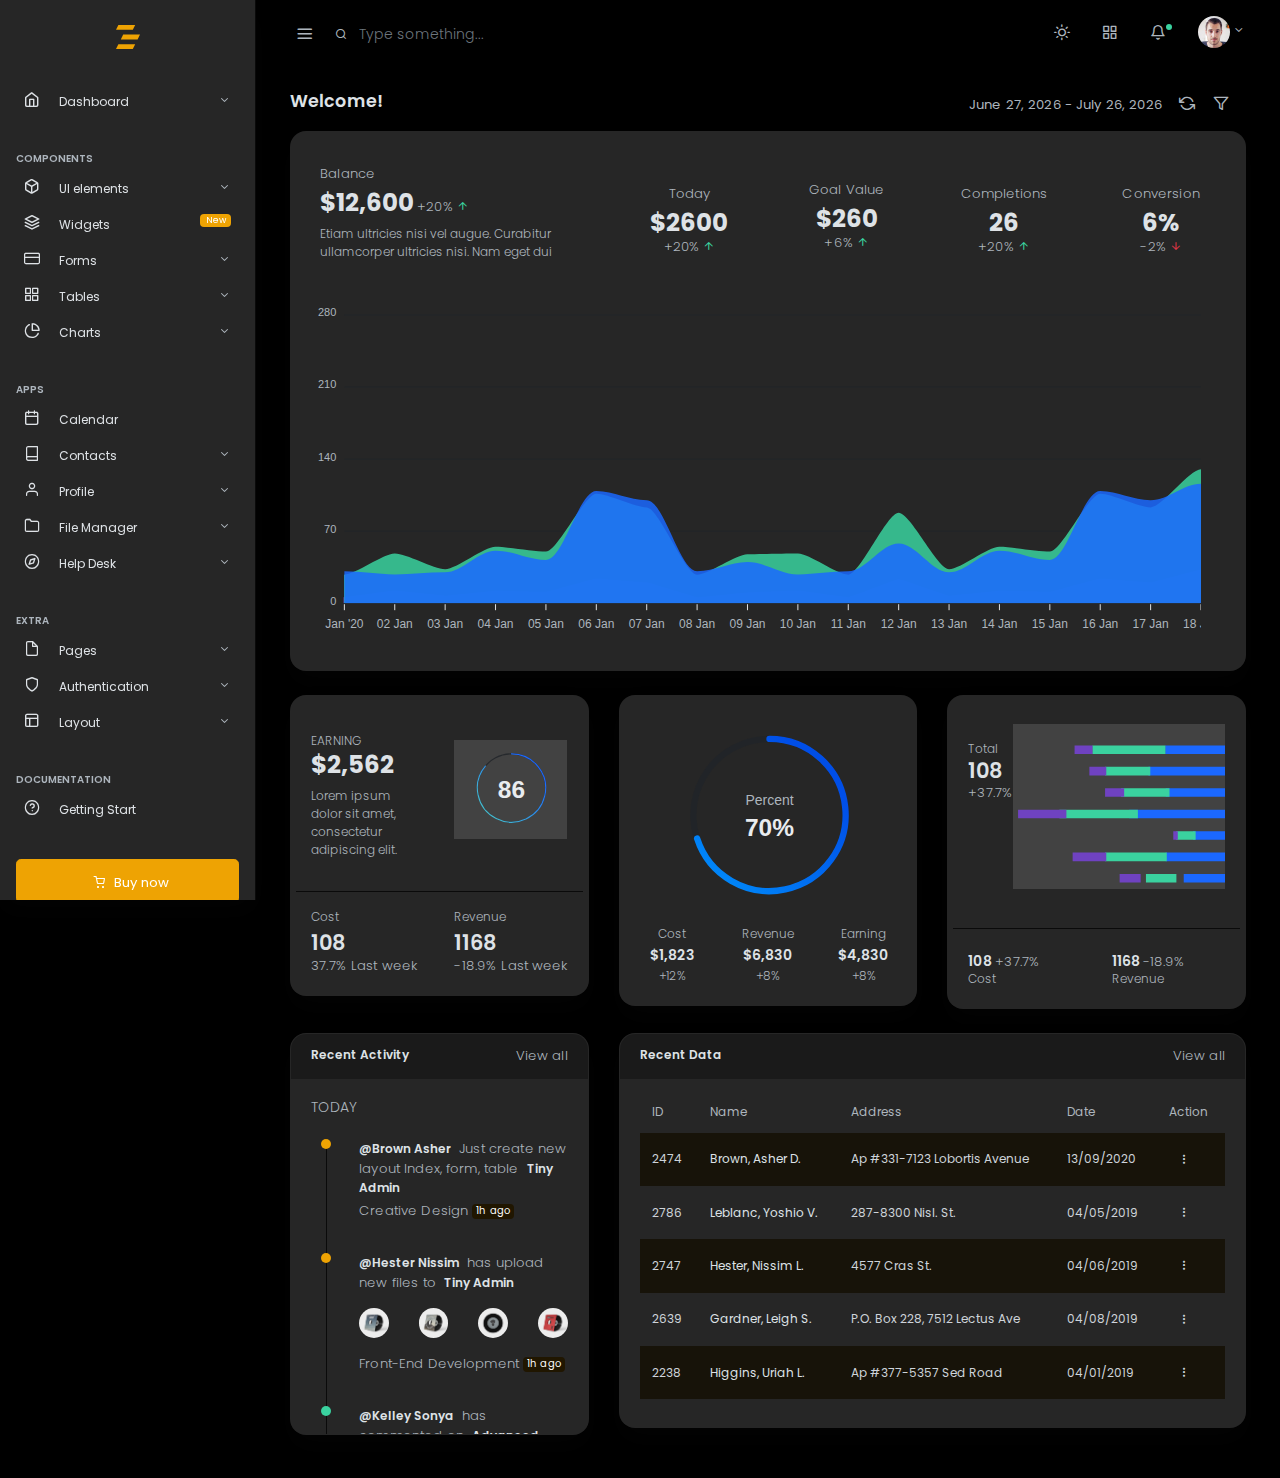
<file: index.html>
<!doctype html>
<html lang="en">
  <head>
    <meta charset="utf-8">
    <meta name="viewport" content="width=device-width, initial-scale=1, shrink-to-fit=no">
    <meta name="description" content="">
    <meta name="author" content="">
    <link rel="icon" href="favicon.ico">
    <title>VIPA Portal</title>
    <!-- Simple bar CSS -->
    <link rel="stylesheet" href="css/simplebar.css">
    <!-- Fonts CSS -->
    <link href="https://fonts.googleapis.com/css2?family=Poppins:ital,wght@0,100;0,200;0,300;0,400;0,600;0,700;0,800;0,900;1,100;1,200;1,300;1,400;1,600;1,700;1,800;1,900&display=swap" rel="stylesheet">
    <!-- Icons CSS -->
    <link rel="stylesheet" href="css/feather.css">
    <link rel="stylesheet" href="css/select2.css">
    <link rel="stylesheet" href="css/dropzone.css">
    <link rel="stylesheet" href="css/uppy.min.css">
    <link rel="stylesheet" href="css/jquery.steps.css">
    <link rel="stylesheet" href="css/jquery.timepicker.css">
    <link rel="stylesheet" href="css/quill.snow.css">
    <!-- Date Range Picker CSS -->
    <link rel="stylesheet" href="css/daterangepicker.css">
    <!-- App CSS -->
    <link rel="stylesheet" href="css/app-light.css" id="lightTheme" disabled>
    <link rel="stylesheet" href="css/app-dark.css" id="darkTheme">
  </head>
  <body class="vertical  dark  ">
    <div class="wrapper">
      <nav class="topnav navbar navbar-light">
        <button type="button" class="navbar-toggler text-muted mt-2 p-0 mr-3 collapseSidebar">
          <i class="fe fe-menu navbar-toggler-icon"></i>
        </button>
        <form class="form-inline mr-auto searchform text-muted">
          <input class="form-control mr-sm-2 bg-transparent border-0 pl-4 text-muted" type="search" placeholder="Type something..." aria-label="Search">
        </form>
        <ul class="nav">
          <li class="nav-item">
            <a class="nav-link text-muted my-2" href="#" id="modeSwitcher" data-mode="dark">
              <i class="fe fe-sun fe-16"></i>
            </a>
          </li>
          <li class="nav-item">
            <a class="nav-link text-muted my-2" href="./#" data-toggle="modal" data-target=".modal-shortcut">
              <span class="fe fe-grid fe-16"></span>
            </a>
          </li>
          <li class="nav-item nav-notif">
            <a class="nav-link text-muted my-2" href="./#" data-toggle="modal" data-target=".modal-notif">
              <span class="fe fe-bell fe-16"></span>
              <span class="dot dot-md bg-success"></span>
            </a>
          </li>
          <li class="nav-item dropdown">
            <a class="nav-link dropdown-toggle text-muted pr-0" href="#" id="navbarDropdownMenuLink" role="button" data-toggle="dropdown" aria-haspopup="true" aria-expanded="false">
              <span class="avatar avatar-sm mt-2">
                <img src="./assets/avatars/face-1.jpg" alt="..." class="avatar-img rounded-circle">
              </span>
            </a>
            <div class="dropdown-menu dropdown-menu-right" aria-labelledby="navbarDropdownMenuLink">
              <a class="dropdown-item" href="#">Profile</a>
              <a class="dropdown-item" href="#">Settings</a>
              <a class="dropdown-item" href="#">Activities</a>
            </div>
          </li>
        </ul>
      </nav>
      <aside class="sidebar-left border-right bg-white shadow" id="leftSidebar" data-simplebar>
        <a href="#" class="btn collapseSidebar toggle-btn d-lg-none text-muted ml-2 mt-3" data-toggle="toggle">
          <i class="fe fe-x"><span class="sr-only"></span></i>
        </a>
        <nav class="vertnav navbar navbar-light">
          <!-- nav bar -->
          <div class="w-100 mb-4 d-flex">
            <a class="navbar-brand mx-auto mt-2 flex-fill text-center" href="./index.html">
              <svg version="1.1" id="logo" class="navbar-brand-img brand-sm" xmlns="http://www.w3.org/2000/svg" xmlns:xlink="http://www.w3.org/1999/xlink" x="0px" y="0px" viewBox="0 0 120 120" xml:space="preserve">
                <g>
                  <polygon class="st0" points="78,105 15,105 24,87 87,87 	" />
                  <polygon class="st0" points="96,69 33,69 42,51 105,51 	" />
                  <polygon class="st0" points="78,33 15,33 24,15 87,15 	" />
                </g>
              </svg>
            </a>
          </div>
          <ul class="navbar-nav flex-fill w-100 mb-2">
            <li class="nav-item dropdown">
              <a href="#dashboard" data-toggle="collapse" aria-expanded="false" class="dropdown-toggle nav-link">
                <i class="fe fe-home fe-16"></i>
                <span class="ml-3 item-text">Dashboard</span><span class="sr-only">(current)</span>
              </a>
              <ul class="collapse list-unstyled pl-4 w-100" id="dashboard">
                <li class="nav-item active">
                  <a class="nav-link pl-3" href="./index.html"><span class="ml-1 item-text">Default</span></a>
                </li>
                <li class="nav-item">
                  <a class="nav-link pl-3" href="./dashboard-analytics.html"><span class="ml-1 item-text">Analytics</span></a>
                </li>
                <li class="nav-item">
                  <a class="nav-link pl-3" href="./dashboard-sales.html"><span class="ml-1 item-text">E-commerce</span></a>
                </li>
                <li class="nav-item">
                  <a class="nav-link pl-3" href="./dashboard-saas.html"><span class="ml-1 item-text">Saas Dashboard</span></a>
                </li>
                <li class="nav-item">
                  <a class="nav-link pl-3" href="./dashboard-system.html"><span class="ml-1 item-text">Systems</span></a>
                </li>
              </ul>
            </li>
          </ul>
          <p class="text-muted nav-heading mt-4 mb-1">
            <span>Components</span>
          </p>
          <ul class="navbar-nav flex-fill w-100 mb-2">
            <li class="nav-item dropdown">
              <a href="#ui-elements" data-toggle="collapse" aria-expanded="false" class="dropdown-toggle nav-link">
                <i class="fe fe-box fe-16"></i>
                <span class="ml-3 item-text">UI elements</span>
              </a>
              <ul class="collapse list-unstyled pl-4 w-100" id="ui-elements">
                <li class="nav-item">
                  <a class="nav-link pl-3" href="./ui-color.html"><span class="ml-1 item-text">Colors</span>
                  </a>
                </li>
                <li class="nav-item">
                  <a class="nav-link pl-3" href="./ui-typograpy.html"><span class="ml-1 item-text">Typograpy</span></a>
                </li>
                <li class="nav-item">
                  <a class="nav-link pl-3" href="./ui-icons.html"><span class="ml-1 item-text">Icons</span></a>
                </li>
                <li class="nav-item">
                  <a class="nav-link pl-3" href="./ui-buttons.html"><span class="ml-1 item-text">Buttons</span></a>
                </li>
                <li class="nav-item">
                  <a class="nav-link pl-3" href="./ui-notification.html"><span class="ml-1 item-text">Notifications</span></a>
                </li>
                <li class="nav-item">
                  <a class="nav-link pl-3" href="./ui-modals.html"><span class="ml-1 item-text">Modals</span></a>
                </li>
                <li class="nav-item">
                  <a class="nav-link pl-3" href="./ui-tabs-accordion.html"><span class="ml-1 item-text">Tabs & Accordion</span></a>
                </li>
                <li class="nav-item">
                  <a class="nav-link pl-3" href="./ui-progress.html"><span class="ml-1 item-text">Progress</span></a>
                </li>
              </ul>
            </li>
            <li class="nav-item w-100">
              <a class="nav-link" href="widgets.html">
                <i class="fe fe-layers fe-16"></i>
                <span class="ml-3 item-text">Widgets</span>
                <span class="badge badge-pill badge-primary">New</span>
              </a>
            </li>
            <li class="nav-item dropdown">
              <a href="#forms" data-toggle="collapse" aria-expanded="false" class="dropdown-toggle nav-link">
                <i class="fe fe-credit-card fe-16"></i>
                <span class="ml-3 item-text">Forms</span>
              </a>
              <ul class="collapse list-unstyled pl-4 w-100" id="forms">
                <li class="nav-item">
                  <a class="nav-link pl-3" href="./form_elements.html"><span class="ml-1 item-text">Basic Elements</span></a>
                </li>
                <li class="nav-item">
                  <a class="nav-link pl-3" href="./form_advanced.html"><span class="ml-1 item-text">Advanced Elements</span></a>
                </li>
                <li class="nav-item">
                  <a class="nav-link pl-3" href="./form_validation.html"><span class="ml-1 item-text">Validation</span></a>
                </li>
                <li class="nav-item">
                  <a class="nav-link pl-3" href="./form_wizard.html"><span class="ml-1 item-text">Wizard</span></a>
                </li>
                <li class="nav-item">
                  <a class="nav-link pl-3" href="./form_layouts.html"><span class="ml-1 item-text">Layouts</span></a>
                </li>
                <li class="nav-item">
                  <a class="nav-link pl-3" href="./form_upload.html"><span class="ml-1 item-text">File upload</span></a>
                </li>
              </ul>
            </li>
            <li class="nav-item dropdown">
              <a href="#tables" data-toggle="collapse" aria-expanded="false" class="dropdown-toggle nav-link">
                <i class="fe fe-grid fe-16"></i>
                <span class="ml-3 item-text">Tables</span>
              </a>
              <ul class="collapse list-unstyled pl-4 w-100" id="tables">
                <li class="nav-item">
                  <a class="nav-link pl-3" href="./table_basic.html"><span class="ml-1 item-text">Basic Tables</span></a>
                </li>
                <li class="nav-item">
                  <a class="nav-link pl-3" href="./table_advanced.html"><span class="ml-1 item-text">Advanced Tables</span></a>
                </li>
                <li class="nav-item">
                  <a class="nav-link pl-3" href="./table_datatables.html"><span class="ml-1 item-text">Data Tables</span></a>
                </li>
              </ul>
            </li>
            <li class="nav-item dropdown">
              <a href="#charts" data-toggle="collapse" aria-expanded="false" class="dropdown-toggle nav-link">
                <i class="fe fe-pie-chart fe-16"></i>
                <span class="ml-3 item-text">Charts</span>
              </a>
              <ul class="collapse list-unstyled pl-4 w-100" id="charts">
                <li class="nav-item">
                  <a class="nav-link pl-3" href="./chart-inline.html"><span class="ml-1 item-text">Inline Chart</span></a>
                </li>
                <li class="nav-item">
                  <a class="nav-link pl-3" href="./chart-chartjs.html"><span class="ml-1 item-text">Chartjs</span></a>
                </li>
                <li class="nav-item">
                  <a class="nav-link pl-3" href="./chart-apexcharts.html"><span class="ml-1 item-text">ApexCharts</span></a>
                </li>
                <li class="nav-item">
                  <a class="nav-link pl-3" href="./datamaps.html"><span class="ml-1 item-text">Datamaps</span></a>
                </li>
              </ul>
            </li>
          </ul>
          <p class="text-muted nav-heading mt-4 mb-1">
            <span>Apps</span>
          </p>
          <ul class="navbar-nav flex-fill w-100 mb-2">
            <li class="nav-item w-100">
              <a class="nav-link" href="calendar.html">
                <i class="fe fe-calendar fe-16"></i>
                <span class="ml-3 item-text">Calendar</span>
              </a>
            </li>
            <li class="nav-item dropdown">
              <a href="#contact" data-toggle="collapse" aria-expanded="false" class="dropdown-toggle nav-link">
                <i class="fe fe-book fe-16"></i>
                <span class="ml-3 item-text">Contacts</span>
              </a>
              <ul class="collapse list-unstyled pl-4 w-100" id="contact">
                <a class="nav-link pl-3" href="./contacts-list.html"><span class="ml-1">Contact List</span></a>
                <a class="nav-link pl-3" href="./contacts-grid.html"><span class="ml-1">Contact Grid</span></a>
                <a class="nav-link pl-3" href="./contacts-new.html"><span class="ml-1">New Contact</span></a>
              </ul>
            </li>
            <li class="nav-item dropdown">
              <a href="#profile" data-toggle="collapse" aria-expanded="false" class="dropdown-toggle nav-link">
                <i class="fe fe-user fe-16"></i>
                <span class="ml-3 item-text">Profile</span>
              </a>
              <ul class="collapse list-unstyled pl-4 w-100" id="profile">
                <a class="nav-link pl-3" href="./profile.html"><span class="ml-1">Overview</span></a>
                <a class="nav-link pl-3" href="./profile-settings.html"><span class="ml-1">Settings</span></a>
                <a class="nav-link pl-3" href="./profile-security.html"><span class="ml-1">Security</span></a>
                <a class="nav-link pl-3" href="./profile-notification.html"><span class="ml-1">Notifications</span></a>
              </ul>
            </li>
            <li class="nav-item dropdown">
              <a href="#fileman" data-toggle="collapse" aria-expanded="false" class="dropdown-toggle nav-link">
                <i class="fe fe-folder fe-16"></i>
                <span class="ml-3 item-text">File Manager</span>
              </a>
              <ul class="collapse list-unstyled pl-4 w-100" id="fileman">
                <a class="nav-link pl-3" href="./files-list.html"><span class="ml-1">Files List</span></a>
                <a class="nav-link pl-3" href="./files-grid.html"><span class="ml-1">Files Grid</span></a>
              </ul>
            </li>
            <li class="nav-item dropdown">
              <a href="#support" data-toggle="collapse" aria-expanded="false" class="dropdown-toggle nav-link">
                <i class="fe fe-compass fe-16"></i>
                <span class="ml-3 item-text">Help Desk</span>
              </a>
              <ul class="collapse list-unstyled pl-4 w-100" id="support">
                <a class="nav-link pl-3" href="./support-center.html"><span class="ml-1">Home</span></a>
                <a class="nav-link pl-3" href="./support-tickets.html"><span class="ml-1">Tickets</span></a>
                <a class="nav-link pl-3" href="./support-ticket-detail.html"><span class="ml-1">Ticket Detail</span></a>
                <a class="nav-link pl-3" href="./support-faqs.html"><span class="ml-1">FAQs</span></a>
              </ul>
            </li>
          </ul>
          <p class="text-muted nav-heading mt-4 mb-1">
            <span>Extra</span>
          </p>
          <ul class="navbar-nav flex-fill w-100 mb-2">
            <li class="nav-item dropdown">
              <a href="#pages" data-toggle="collapse" aria-expanded="false" class="dropdown-toggle nav-link">
                <i class="fe fe-file fe-16"></i>
                <span class="ml-3 item-text">Pages</span>
              </a>
              <ul class="collapse list-unstyled pl-4 w-100 w-100" id="pages">
                <li class="nav-item">
                  <a class="nav-link pl-3" href="./page-orders.html">
                    <span class="ml-1 item-text">Orders</span>
                  </a>
                </li>
                <li class="nav-item">
                  <a class="nav-link pl-3" href="./page-timeline.html">
                    <span class="ml-1 item-text">Timeline</span>
                  </a>
                </li>
                <li class="nav-item">
                  <a class="nav-link pl-3" href="./page-invoice.html">
                    <span class="ml-1 item-text">Invoice</span>
                  </a>
                </li>
                <li class="nav-item">
                  <a class="nav-link pl-3" href="./page-404.html">
                    <span class="ml-1 item-text">Page 404</span>
                  </a>
                </li>
                <li class="nav-item">
                  <a class="nav-link pl-3" href="./page-500.html">
                    <span class="ml-1 item-text">Page 500</span>
                  </a>
                </li>
                <li class="nav-item">
                  <a class="nav-link pl-3" href="./page-blank.html">
                    <span class="ml-1 item-text">Blank</span>
                  </a>
                </li>
              </ul>
            </li>
            <li class="nav-item dropdown">
              <a href="#auth" data-toggle="collapse" aria-expanded="false" class="dropdown-toggle nav-link">
                <i class="fe fe-shield fe-16"></i>
                <span class="ml-3 item-text">Authentication</span>
              </a>
              <ul class="collapse list-unstyled pl-4 w-100" id="auth">
                <a class="nav-link pl-3" href="./auth-login.html"><span class="ml-1">Login 1</span></a>
                <a class="nav-link pl-3" href="./auth-login-half.html"><span class="ml-1">Login 2</span></a>
                <a class="nav-link pl-3" href="./auth-register.html"><span class="ml-1">Register</span></a>
                <a class="nav-link pl-3" href="./auth-resetpw.html"><span class="ml-1">Reset Password</span></a>
                <a class="nav-link pl-3" href="./auth-confirm.html"><span class="ml-1">Confirm Password</span></a>
              </ul>
            </li>
            <li class="nav-item dropdown">
              <a href="#layouts" data-toggle="collapse" aria-expanded="false" class="dropdown-toggle nav-link">
                <i class="fe fe-layout fe-16"></i>
                <span class="ml-3 item-text">Layout</span>
              </a>
              <ul class="collapse list-unstyled pl-4 w-100" id="layouts">
                <li class="nav-item">
                  <a class="nav-link pl-3" href="./index.html"><span class="ml-1 item-text">Default</span></a>
                </li>
                <li class="nav-item">
                  <a class="nav-link pl-3" href="./index-horizontal.html"><span class="ml-1 item-text">Top Navigation</span></a>
                </li>
                <li class="nav-item">
                  <a class="nav-link pl-3" href="./index-boxed.html"><span class="ml-1 item-text">Boxed</span></a>
                </li>
              </ul>
            </li>
          </ul>
          <p class="text-muted nav-heading mt-4 mb-1">
            <span>Documentation</span>
          </p>
          <ul class="navbar-nav flex-fill w-100 mb-2">
            <li class="nav-item w-100">
              <a class="nav-link" href="../docs/index.html">
                <i class="fe fe-help-circle fe-16"></i>
                <span class="ml-3 item-text">Getting Start</span>
              </a>
            </li>
          </ul>
          <div class="btn-box w-100 mt-4 mb-1">
            <a href="https://themeforest.net/item/tinydash-bootstrap-html-admin-dashboard-template/27511269" target="_blank" class="btn mb-2 btn-primary btn-lg btn-block">
              <i class="fe fe-shopping-cart fe-12 mx-2"></i><span class="small">Buy now</span>
            </a>
          </div>
        </nav>
      </aside>
      <main role="main" class="main-content">
        <div class="container-fluid">
          <div class="row justify-content-center">
            <div class="col-12">
              <div class="row align-items-center mb-2">
                <div class="col">
                  <h2 class="h5 page-title">Welcome!</h2>
                </div>
                <div class="col-auto">
                  <form class="form-inline">
                    <div class="form-group d-none d-lg-inline">
                      <label for="reportrange" class="sr-only">Date Ranges</label>
                      <div id="reportrange" class="px-2 py-2 text-muted">
                        <span class="small"></span>
                      </div>
                    </div>
                    <div class="form-group">
                      <button type="button" class="btn btn-sm"><span class="fe fe-refresh-ccw fe-16 text-muted"></span></button>
                      <button type="button" class="btn btn-sm mr-2"><span class="fe fe-filter fe-16 text-muted"></span></button>
                    </div>
                  </form>
                </div>
              </div>
              <div class="mb-2 align-items-center">
                <div class="card shadow mb-4">
                  <div class="card-body">
                    <div class="row mt-1 align-items-center">
                      <div class="col-12 col-lg-4 text-left pl-4">
                        <p class="mb-1 small text-muted">Balance</p>
                        <span class="h3">$12,600</span>
                        <span class="small text-muted">+20%</span>
                        <span class="fe fe-arrow-up text-success fe-12"></span>
                        <p class="text-muted mt-2"> Etiam ultricies nisi vel augue. Curabitur ullamcorper ultricies nisi. Nam eget dui </p>
                      </div>
                      <div class="col-6 col-lg-2 text-center py-4">
                        <p class="mb-1 small text-muted">Today</p>
                        <span class="h3">$2600</span><br />
                        <span class="small text-muted">+20%</span>
                        <span class="fe fe-arrow-up text-success fe-12"></span>
                      </div>
                      <div class="col-6 col-lg-2 text-center py-4 mb-2">
                        <p class="mb-1 small text-muted">Goal Value</p>
                        <span class="h3">$260</span><br />
                        <span class="small text-muted">+6%</span>
                        <span class="fe fe-arrow-up text-success fe-12"></span>
                      </div>
                      <div class="col-6 col-lg-2 text-center py-4">
                        <p class="mb-1 small text-muted">Completions</p>
                        <span class="h3">26</span><br />
                        <span class="small text-muted">+20%</span>
                        <span class="fe fe-arrow-up text-success fe-12"></span>
                      </div>
                      <div class="col-6 col-lg-2 text-center py-4">
                        <p class="mb-1 small text-muted">Conversion</p>
                        <span class="h3">6%</span><br />
                        <span class="small text-muted">-2%</span>
                        <span class="fe fe-arrow-down text-danger fe-12"></span>
                      </div>
                    </div>
                    <div class="chartbox mr-4">
                      <div id="areaChart"></div>
                    </div>
                  </div> <!-- .card-body -->
                </div> <!-- .card -->
              </div>
              <div class="row items-align-baseline">
                <div class="col-md-12 col-lg-4">
                  <div class="card shadow eq-card mb-4">
                    <div class="card-body mb-n3">
                      <div class="row items-align-baseline h-100">
                        <div class="col-md-6 my-3">
                          <p class="mb-0"><strong class="mb-0 text-uppercase text-muted">Earning</strong></p>
                          <h3>$2,562</h3>
                          <p class="text-muted">Lorem ipsum dolor sit amet, consectetur adipiscing elit.</p>
                        </div>
                        <div class="col-md-6 my-4 text-center">
                          <div lass="chart-box mx-4">
                            <div id="radialbarWidget"></div>
                          </div>
                        </div>
                        <div class="col-md-6 border-top py-3">
                          <p class="mb-1"><strong class="text-muted">Cost</strong></p>
                          <h4 class="mb-0">108</h4>
                          <p class="small text-muted mb-0"><span>37.7% Last week</span></p>
                        </div> <!-- .col -->
                        <div class="col-md-6 border-top py-3">
                          <p class="mb-1"><strong class="text-muted">Revenue</strong></p>
                          <h4 class="mb-0">1168</h4>
                          <p class="small text-muted mb-0"><span>-18.9% Last week</span></p>
                        </div> <!-- .col -->
                      </div>
                    </div> <!-- .card-body -->
                  </div> <!-- .card -->
                </div> <!-- .col -->
                <div class="col-md-12 col-lg-4">
                  <div class="card shadow eq-card mb-4">
                    <div class="card-body">
                      <div class="chart-widget mb-2">
                        <div id="radialbar"></div>
                      </div>
                      <div class="row items-align-center">
                        <div class="col-4 text-center">
                          <p class="text-muted mb-1">Cost</p>
                          <h6 class="mb-1">$1,823</h6>
                          <p class="text-muted mb-0">+12%</p>
                        </div>
                        <div class="col-4 text-center">
                          <p class="text-muted mb-1">Revenue</p>
                          <h6 class="mb-1">$6,830</h6>
                          <p class="text-muted mb-0">+8%</p>
                        </div>
                        <div class="col-4 text-center">
                          <p class="text-muted mb-1">Earning</p>
                          <h6 class="mb-1">$4,830</h6>
                          <p class="text-muted mb-0">+8%</p>
                        </div>
                      </div>
                    </div> <!-- .card-body -->
                  </div> <!-- .card -->
                </div> <!-- .col -->
                <div class="col-md-12 col-lg-4">
                  <div class="card shadow eq-card mb-4">
                    <div class="card-body">
                      <div class="d-flex mt-3 mb-4">
                        <div class="flex-fill pt-2">
                          <p class="mb-0 text-muted">Total</p>
                          <h4 class="mb-0">108</h4>
                          <span class="small text-muted">+37.7%</span>
                        </div>
                        <div class="flex-fill chart-box mt-n2">
                          <div id="barChartWidget"></div>
                        </div>
                      </div> <!-- .d-flex -->
                      <div class="row border-top">
                        <div class="col-md-6 pt-4">
                          <h6 class="mb-0">108 <span class="small text-muted">+37.7%</span></h6>
                          <p class="mb-0 text-muted">Cost</p>
                        </div>
                        <div class="col-md-6 pt-4">
                          <h6 class="mb-0">1168 <span class="small text-muted">-18.9%</span></h6>
                          <p class="mb-0 text-muted">Revenue</p>
                        </div>
                      </div> <!-- .row -->
                    </div> <!-- .card-body -->
                  </div> <!-- .card -->
                </div> <!-- .col-md -->
              </div> <!-- .row -->
              <div class="row">
                <!-- Recent Activity -->
                <div class="col-md-12 col-lg-4 mb-4">
                  <div class="card timeline shadow">
                    <div class="card-header">
                      <strong class="card-title">Recent Activity</strong>
                      <a class="float-right small text-muted" href="#!">View all</a>
                    </div>
                    <div class="card-body" data-simplebar style="height:355px; overflow-y: auto; overflow-x: hidden;">
                      <h6 class="text-uppercase text-muted mb-4">Today</h6>
                      <div class="pb-3 timeline-item item-primary">
                        <div class="pl-5">
                          <div class="mb-1"><strong>@Brown Asher</strong><span class="text-muted small mx-2">Just create new layout Index, form, table</span><strong>Tiny Admin</strong></div>
                          <p class="small text-muted">Creative Design <span class="badge badge-light">1h ago</span>
                          </p>
                        </div>
                      </div>
                      <div class="pb-3 timeline-item item-warning">
                        <div class="pl-5">
                          <div class="mb-3"><strong>@Hester Nissim</strong><span class="text-muted small mx-2">has upload new files to</span><strong>Tiny Admin</strong></div>
                          <div class="row mb-3">
                            <div class="col"><img src="./assets/products/p1.jpg" alt="..." class="img-fluid rounded"></div>
                            <div class="col"><img src="./assets/products/p2.jpg" alt="..." class="img-fluid rounded"></div>
                            <div class="col"><img src="./assets/products/p3.jpg" alt="..." class="img-fluid rounded"></div>
                            <div class="col"><img src="./assets/products/p4.jpg" alt="..." class="img-fluid rounded"></div>
                          </div>
                          <p class="small text-muted">Front-End Development <span class="badge badge-light">1h ago</span>
                          </p>
                        </div>
                      </div>
                      <div class="pb-3 timeline-item item-success">
                        <div class="pl-5">
                          <div class="mb-3"><strong>@Kelley Sonya</strong><span class="text-muted small mx-2">has commented on</span><strong>Advanced table</strong></div>
                          <div class="card d-inline-flex mb-2">
                            <div class="card-body bg-light py-2 px-3 small rounded"> Lorem ipsum dolor sit amet, consectetur adipiscing elit. Integer dignissim nulla eu quam cursus placerat. Vivamus non odio ullamcorper, lacinia ante nec, blandit leo. </div>
                          </div>
                          <p class="small text-muted">Back-End Development <span class="badge badge-light">1h ago</span>
                          </p>
                        </div>
                      </div>
                      <h6 class="text-uppercase text-muted mb-4">Yesterday</h6>
                      <div class="pb-3 timeline-item item-warning">
                        <div class="pl-5">
                          <div class="mb-3"><strong>@Fletcher Everett</strong><span class="text-muted small mx-2">created new group for</span><strong>Tiny Admin</strong></div>
                          <ul class="avatars-list mb-3">
                            <li>
                              <a href="#!" class="avatar avatar-sm">
                                <img alt="..." class="avatar-img rounded-circle" src="./assets/avatars/face-1.jpg">
                              </a>
                            </li>
                            <li>
                              <a href="#!" class="avatar avatar-sm">
                                <img alt="..." class="avatar-img rounded-circle" src="./assets/avatars/face-4.jpg">
                              </a>
                            </li>
                            <li>
                              <a href="#!" class="avatar avatar-sm">
                                <img alt="..." class="avatar-img rounded-circle" src="./assets/avatars/face-3.jpg">
                              </a>
                            </li>
                          </ul>
                          <p class="small text-muted">Front-End Development <span class="badge badge-light">1h ago</span>
                          </p>
                        </div>
                      </div>
                      <div class="pb-3 timeline-item item-success">
                        <div class="pl-5">
                          <div class="mb-3"><strong>@Bertha Ball</strong><span class="text-muted small mx-2">has commented on</span><strong>Advanced table</strong></div>
                          <div class="card d-inline-flex mb-2">
                            <div class="card-body bg-light py-2 px-3"> Lorem ipsum dolor sit amet, consectetur adipiscing elit. Integer dignissim nulla eu quam cursus placerat. Vivamus non odio ullamcorper, lacinia ante nec, blandit leo. </div>
                          </div>
                          <p class="small text-muted">Back-End Development <span class="badge badge-light">1h ago</span>
                          </p>
                        </div>
                      </div>
                      <div class="pb-3 timeline-item item-danger">
                        <div class="pl-5">
                          <div class="mb-3"><strong>@Lillith Joseph</strong><span class="text-muted small mx-2">has upload new files to</span><strong>Tiny Admin</strong></div>
                          <div class="row mb-3">
                            <div class="col"><img src="./assets/products/p4.jpg" alt="..." class="img-fluid rounded"></div>
                            <div class="col"><img src="./assets/products/p1.jpg" alt="..." class="img-fluid rounded"></div>
                            <div class="col"><img src="./assets/products/p2.jpg" alt="..." class="img-fluid rounded"></div>
                          </div>
                          <p class="small text-muted">Front-End Development <span class="badge badge-light">1h ago</span>
                          </p>
                        </div>
                      </div>
                    </div> <!-- / .card-body -->
                  </div> <!-- / .card -->
                </div> <!-- / .col-md-6 -->
                <!-- Striped rows -->
                <div class="col-md-12 col-lg-8">
                  <div class="card shadow">
                    <div class="card-header">
                      <strong class="card-title">Recent Data</strong>
                      <a class="float-right small text-muted" href="#!">View all</a>
                    </div>
                    <div class="card-body my-n2">
                      <table class="table table-striped table-hover table-borderless">
                        <thead>
                          <tr>
                            <th>ID</th>
                            <th>Name</th>
                            <th>Address</th>
                            <th>Date</th>
                            <th>Action</th>
                          </tr>
                        </thead>
                        <tbody>
                          <tr>
                            <td>2474</td>
                            <th scope="col">Brown, Asher D.</th>
                            <td>Ap #331-7123 Lobortis Avenue</td>
                            <td>13/09/2020</td>
                            <td>
                              <div class="dropdown">
                                <button class="btn btn-sm dropdown-toggle more-vertical" type="button" id="dr1" data-toggle="dropdown" aria-haspopup="true" aria-expanded="false">
                                  <span class="text-muted sr-only">Action</span>
                                </button>
                                <div class="dropdown-menu dropdown-menu-right" aria-labelledby="dr1">
                                  <a class="dropdown-item" href="#">Edit</a>
                                  <a class="dropdown-item" href="#">Remove</a>
                                  <a class="dropdown-item" href="#">Assign</a>
                                </div>
                              </div>
                            </td>
                          </tr>
                          <tr>
                            <td>2786</td>
                            <th scope="col">Leblanc, Yoshio V.</th>
                            <td>287-8300 Nisl. St.</td>
                            <td>04/05/2019</td>
                            <td>
                              <div class="dropdown">
                                <button class="btn btn-sm dropdown-toggle more-vertical" type="button" id="dr2" data-toggle="dropdown" aria-haspopup="true" aria-expanded="false">
                                  <span class="text-muted sr-only">Action</span>
                                </button>
                                <div class="dropdown-menu dropdown-menu-right" aria-labelledby="dr2">
                                  <a class="dropdown-item" href="#">Edit</a>
                                  <a class="dropdown-item" href="#">Remove</a>
                                  <a class="dropdown-item" href="#">Assign</a>
                                </div>
                              </div>
                            </td>
                          </tr>
                          <tr>
                            <td>2747</td>
                            <th scope="col">Hester, Nissim L.</th>
                            <td>4577 Cras St.</td>
                            <td>04/06/2019</td>
                            <td>
                              <div class="dropdown">
                                <button class="btn btn-sm dropdown-toggle more-vertical" type="button" data-toggle="dropdown" aria-haspopup="true" aria-expanded="false">
                                  <span class="text-muted sr-only">Action</span>
                                </button>
                                <div class="dropdown-menu dropdown-menu-right">
                                  <a class="dropdown-item" href="#">Edit</a>
                                  <a class="dropdown-item" href="#">Remove</a>
                                  <a class="dropdown-item" href="#">Assign</a>
                                </div>
                              </div>
                            </td>
                          </tr>
                          <tr>
                            <td>2639</td>
                            <th scope="col">Gardner, Leigh S.</th>
                            <td>P.O. Box 228, 7512 Lectus Ave</td>
                            <td>04/08/2019</td>
                            <td>
                              <div class="dropdown">
                                <button class="btn btn-sm dropdown-toggle more-vertical" type="button" id="dr4" data-toggle="dropdown" aria-haspopup="true" aria-expanded="false">
                                  <span class="text-muted sr-only">Action</span>
                                </button>
                                <div class="dropdown-menu dropdown-menu-right" aria-labelledby="dr4">
                                  <a class="dropdown-item" href="#">Edit</a>
                                  <a class="dropdown-item" href="#">Remove</a>
                                  <a class="dropdown-item" href="#">Assign</a>
                                </div>
                              </div>
                            </td>
                          </tr>
                          <tr>
                            <td>2238</td>
                            <th scope="col">Higgins, Uriah L.</th>
                            <td>Ap #377-5357 Sed Road</td>
                            <td>04/01/2019</td>
                            <td>
                              <div class="dropdown">
                                <button class="btn btn-sm dropdown-toggle more-vertical" type="button" id="dr5" data-toggle="dropdown" aria-haspopup="true" aria-expanded="false">
                                  <span class="text-muted sr-only">Action</span>
                                </button>
                                <div class="dropdown-menu dropdown-menu-right" aria-labelledby="dr5">
                                  <a class="dropdown-item" href="#">Edit</a>
                                  <a class="dropdown-item" href="#">Remove</a>
                                  <a class="dropdown-item" href="#">Assign</a>
                                </div>
                              </div>
                            </td>
                          </tr>
                        </tbody>
                      </table>
                    </div>
                  </div>
                </div> <!-- Striped rows -->
              </div> <!-- .row-->
            </div> <!-- .col-12 -->
          </div> <!-- .row -->
        </div> <!-- .container-fluid -->
        <div class="modal fade modal-notif modal-slide" tabindex="-1" role="dialog" aria-labelledby="defaultModalLabel" aria-hidden="true">
          <div class="modal-dialog modal-sm" role="document">
            <div class="modal-content">
              <div class="modal-header">
                <h5 class="modal-title" id="defaultModalLabel">Notifications</h5>
                <button type="button" class="close" data-dismiss="modal" aria-label="Close">
                  <span aria-hidden="true">&times;</span>
                </button>
              </div>
              <div class="modal-body">
                <div class="list-group list-group-flush my-n3">
                  <div class="list-group-item bg-transparent">
                    <div class="row align-items-center">
                      <div class="col-auto">
                        <span class="fe fe-box fe-24"></span>
                      </div>
                      <div class="col">
                        <small><strong>Package has uploaded successfull</strong></small>
                        <div class="my-0 text-muted small">Package is zipped and uploaded</div>
                        <small class="badge badge-pill badge-light text-muted">1m ago</small>
                      </div>
                    </div>
                  </div>
                  <div class="list-group-item bg-transparent">
                    <div class="row align-items-center">
                      <div class="col-auto">
                        <span class="fe fe-download fe-24"></span>
                      </div>
                      <div class="col">
                        <small><strong>Widgets are updated successfull</strong></small>
                        <div class="my-0 text-muted small">Just create new layout Index, form, table</div>
                        <small class="badge badge-pill badge-light text-muted">2m ago</small>
                      </div>
                    </div>
                  </div>
                  <div class="list-group-item bg-transparent">
                    <div class="row align-items-center">
                      <div class="col-auto">
                        <span class="fe fe-inbox fe-24"></span>
                      </div>
                      <div class="col">
                        <small><strong>Notifications have been sent</strong></small>
                        <div class="my-0 text-muted small">Fusce dapibus, tellus ac cursus commodo</div>
                        <small class="badge badge-pill badge-light text-muted">30m ago</small>
                      </div>
                    </div> <!-- / .row -->
                  </div>
                  <div class="list-group-item bg-transparent">
                    <div class="row align-items-center">
                      <div class="col-auto">
                        <span class="fe fe-link fe-24"></span>
                      </div>
                      <div class="col">
                        <small><strong>Link was attached to menu</strong></small>
                        <div class="my-0 text-muted small">New layout has been attached to the menu</div>
                        <small class="badge badge-pill badge-light text-muted">1h ago</small>
                      </div>
                    </div>
                  </div> <!-- / .row -->
                </div> <!-- / .list-group -->
              </div>
              <div class="modal-footer">
                <button type="button" class="btn btn-secondary btn-block" data-dismiss="modal">Clear All</button>
              </div>
            </div>
          </div>
        </div>
        <div class="modal fade modal-shortcut modal-slide" tabindex="-1" role="dialog" aria-labelledby="defaultModalLabel" aria-hidden="true">
          <div class="modal-dialog" role="document">
            <div class="modal-content">
              <div class="modal-header">
                <h5 class="modal-title" id="defaultModalLabel">Shortcuts</h5>
                <button type="button" class="close" data-dismiss="modal" aria-label="Close">
                  <span aria-hidden="true">&times;</span>
                </button>
              </div>
              <div class="modal-body px-5">
                <div class="row align-items-center">
                  <div class="col-6 text-center">
                    <div class="squircle bg-success justify-content-center">
                      <i class="fe fe-cpu fe-32 align-self-center text-white"></i>
                    </div>
                    <p>Control area</p>
                  </div>
                  <div class="col-6 text-center">
                    <div class="squircle bg-primary justify-content-center">
                      <i class="fe fe-activity fe-32 align-self-center text-white"></i>
                    </div>
                    <p>Activity</p>
                  </div>
                </div>
                <div class="row align-items-center">
                  <div class="col-6 text-center">
                    <div class="squircle bg-primary justify-content-center">
                      <i class="fe fe-droplet fe-32 align-self-center text-white"></i>
                    </div>
                    <p>Droplet</p>
                  </div>
                  <div class="col-6 text-center">
                    <div class="squircle bg-primary justify-content-center">
                      <i class="fe fe-upload-cloud fe-32 align-self-center text-white"></i>
                    </div>
                    <p>Upload</p>
                  </div>
                </div>
                <div class="row align-items-center">
                  <div class="col-6 text-center">
                    <div class="squircle bg-primary justify-content-center">
                      <i class="fe fe-users fe-32 align-self-center text-white"></i>
                    </div>
                    <p>Users</p>
                  </div>
                  <div class="col-6 text-center">
                    <div class="squircle bg-primary justify-content-center">
                      <i class="fe fe-settings fe-32 align-self-center text-white"></i>
                    </div>
                    <p>Settings</p>
                  </div>
                </div>
              </div>
            </div>
          </div>
        </div>
      </main> <!-- main -->
    </div> <!-- .wrapper -->
    <script src="js/jquery.min.js"></script>
    <script src="js/popper.min.js"></script>
    <script src="js/moment.min.js"></script>
    <script src="js/bootstrap.min.js"></script>
    <script src="js/simplebar.min.js"></script>
    <script src='js/daterangepicker.js'></script>
    <script src='js/jquery.stickOnScroll.js'></script>
    <script src="js/tinycolor-min.js"></script>
    <script src="js/config.js"></script>
    <script src="js/d3.min.js"></script>
    <script src="js/topojson.min.js"></script>
    <script src="js/datamaps.all.min.js"></script>
    <script src="js/datamaps-zoomto.js"></script>
    <script src="js/datamaps.custom.js"></script>
    <script src="js/Chart.min.js"></script>
    <script>
      /* defind global options */
      Chart.defaults.global.defaultFontFamily = base.defaultFontFamily;
      Chart.defaults.global.defaultFontColor = colors.mutedColor;
    </script>
    <script src="js/gauge.min.js"></script>
    <script src="js/jquery.sparkline.min.js"></script>
    <script src="js/apexcharts.min.js"></script>
    <script src="js/apexcharts.custom.js"></script>
    <script src='js/jquery.mask.min.js'></script>
    <script src='js/select2.min.js'></script>
    <script src='js/jquery.steps.min.js'></script>
    <script src='js/jquery.validate.min.js'></script>
    <script src='js/jquery.timepicker.js'></script>
    <script src='js/dropzone.min.js'></script>
    <script src='js/uppy.min.js'></script>
    <script src='js/quill.min.js'></script>
    <script>
      $('.select2').select2(
      {
        theme: 'bootstrap4',
      });
      $('.select2-multi').select2(
      {
        multiple: true,
        theme: 'bootstrap4',
      });
      $('.drgpicker').daterangepicker(
      {
        singleDatePicker: true,
        timePicker: false,
        showDropdowns: true,
        locale:
        {
          format: 'MM/DD/YYYY'
        }
      });
      $('.time-input').timepicker(
      {
        'scrollDefault': 'now',
        'zindex': '9999' /* fix modal open */
      });
      /** date range picker */
      if ($('.datetimes').length)
      {
        $('.datetimes').daterangepicker(
        {
          timePicker: true,
          startDate: moment().startOf('hour'),
          endDate: moment().startOf('hour').add(32, 'hour'),
          locale:
          {
            format: 'M/DD hh:mm A'
          }
        });
      }
      var start = moment().subtract(29, 'days');
      var end = moment();

      function cb(start, end)
      {
        $('#reportrange span').html(start.format('MMMM D, YYYY') + ' - ' + end.format('MMMM D, YYYY'));
      }
      $('#reportrange').daterangepicker(
      {
        startDate: start,
        endDate: end,
        ranges:
        {
          'Today': [moment(), moment()],
          'Yesterday': [moment().subtract(1, 'days'), moment().subtract(1, 'days')],
          'Last 7 Days': [moment().subtract(6, 'days'), moment()],
          'Last 30 Days': [moment().subtract(29, 'days'), moment()],
          'This Month': [moment().startOf('month'), moment().endOf('month')],
          'Last Month': [moment().subtract(1, 'month').startOf('month'), moment().subtract(1, 'month').endOf('month')]
        }
      }, cb);
      cb(start, end);
      $('.input-placeholder').mask("00/00/0000",
      {
        placeholder: "__/__/____"
      });
      $('.input-zip').mask('00000-000',
      {
        placeholder: "____-___"
      });
      $('.input-money').mask("#.##0,00",
      {
        reverse: true
      });
      $('.input-phoneus').mask('(000) 000-0000');
      $('.input-mixed').mask('AAA 000-S0S');
      $('.input-ip').mask('0ZZ.0ZZ.0ZZ.0ZZ',
      {
        translation:
        {
          'Z':
          {
            pattern: /[0-9]/,
            optional: true
          }
        },
        placeholder: "___.___.___.___"
      });
      // editor
      var editor = document.getElementById('editor');
      if (editor)
      {
        var toolbarOptions = [
          [
          {
            'font': []
          }],
          [
          {
            'header': [1, 2, 3, 4, 5, 6, false]
          }],
          ['bold', 'italic', 'underline', 'strike'],
          ['blockquote', 'code-block'],
          [
          {
            'header': 1
          },
          {
            'header': 2
          }],
          [
          {
            'list': 'ordered'
          },
          {
            'list': 'bullet'
          }],
          [
          {
            'script': 'sub'
          },
          {
            'script': 'super'
          }],
          [
          {
            'indent': '-1'
          },
          {
            'indent': '+1'
          }], // outdent/indent
          [
          {
            'direction': 'rtl'
          }], // text direction
          [
          {
            'color': []
          },
          {
            'background': []
          }], // dropdown with defaults from theme
          [
          {
            'align': []
          }],
          ['clean'] // remove formatting button
        ];
        var quill = new Quill(editor,
        {
          modules:
          {
            toolbar: toolbarOptions
          },
          theme: 'snow'
        });
      }
      // Example starter JavaScript for disabling form submissions if there are invalid fields
      (function()
      {
        'use strict';
        window.addEventListener('load', function()
        {
          // Fetch all the forms we want to apply custom Bootstrap validation styles to
          var forms = document.getElementsByClassName('needs-validation');
          // Loop over them and prevent submission
          var validation = Array.prototype.filter.call(forms, function(form)
          {
            form.addEventListener('submit', function(event)
            {
              if (form.checkValidity() === false)
              {
                event.preventDefault();
                event.stopPropagation();
              }
              form.classList.add('was-validated');
            }, false);
          });
        }, false);
      })();
    </script>
    <script>
      var uptarg = document.getElementById('drag-drop-area');
      if (uptarg)
      {
        var uppy = Uppy.Core().use(Uppy.Dashboard,
        {
          inline: true,
          target: uptarg,
          proudlyDisplayPoweredByUppy: false,
          theme: 'dark',
          width: 770,
          height: 210,
          plugins: ['Webcam']
        }).use(Uppy.Tus,
        {
          endpoint: 'https://master.tus.io/files/'
        });
        uppy.on('complete', (result) =>
        {
          console.log('Upload complete! We’ve uploaded these files:', result.successful)
        });
      }
    </script>
    <script src="js/apps.js"></script>
    <!-- Global site tag (gtag.js) - Google Analytics -->
    <script async src="https://www.googletagmanager.com/gtag/js?id=UA-56159088-1"></script>
    <script>
      window.dataLayer = window.dataLayer || [];

      function gtag()
      {
        dataLayer.push(arguments);
      }
      gtag('js', new Date());
      gtag('config', 'UA-56159088-1');
    </script>
  </body>
</html>
</file>
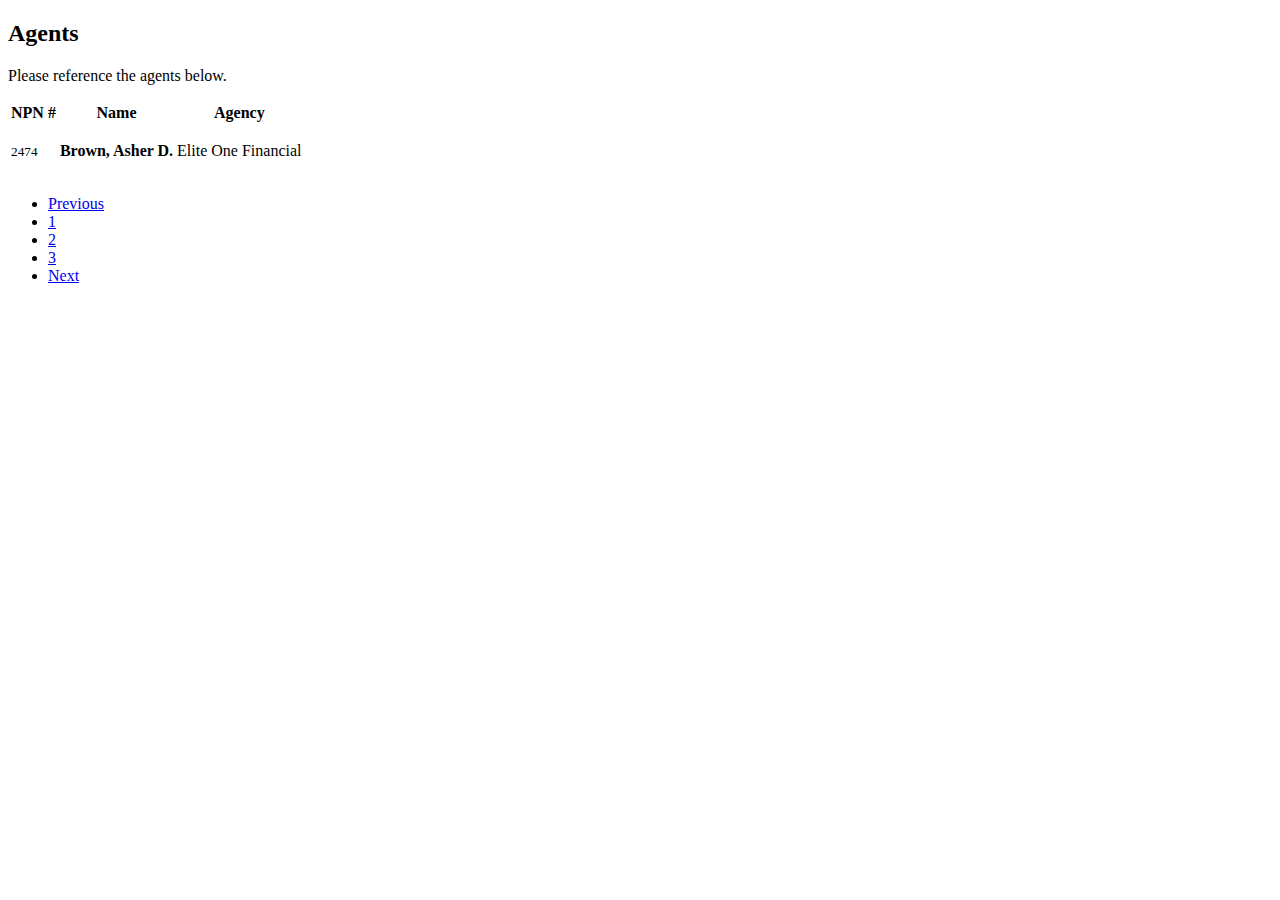
<file: agents-list.html>
<!doctype html>
<html lang="en">
  <head>
    <meta charset="utf-8">
    <meta name="viewport" content="width=device-width, initial-scale=1, shrink-to-fit=no">
    <meta name="description" content="">
    <meta name="author" content="">
    <link rel="icon" href="favicon.ico">
    <title>VIPA - Agents</title>
  </head>
  <body class="vertical  dark  ">
    <div id="content_agents" class="container-fluid">
          <div class="row justify-content-center">
            <div class="col-12">
              <div class="row align-items-center my-4">
                <div class="col">
                  <h2 class="h5 mb-0 page-title">Agents</h2>
                  <p class="text-white mb-0">Please reference the agents below.</p>
                </div>
                <div class="col-auto">
                  
                </div>
              </div>
              <!-- table -->
              <div class="card shadow">
                <div class="card-body">
                  <table class="table table-borderless table-hover">
                    <thead>
                      <tr>
                        <th>NPN #</th>
                        <th>Name</th>
                        <th>Agency</th>
                      </tr>
                    </thead>
                    <tbody>
                      <tr>
                        <td>
                            <small class="mb-0 text-muted">2474</small>
                        </td>
                        <td>
                          <p class="mb-0 text-muted"><strong>Brown, Asher D.</strong></p>
                        </td>
                        <td>
                          <p class="mb-0 text-muted">Elite One Financial</p>
                        </td>
                      </tr>
                    </tbody>
                  </table>
                </div>
              </div>
              <nav aria-label="Table Paging" class="my-3">
                <ul class="pagination justify-content-end mb-0">
                  <li class="page-item"><a class="page-link" href="#">Previous</a></li>
                  <li class="page-item active"><a class="page-link" href="#">1</a></li>
                  <li class="page-item"><a class="page-link" href="#">2</a></li>
                  <li class="page-item"><a class="page-link" href="#">3</a></li>
                  <li class="page-item"><a class="page-link" href="#">Next</a></li>
                </ul>
              </nav>
            </div> <!-- .col-12 -->
          </div> <!-- .row -->
    </div> <!-- .container-fluid -->
  </body>
</html>
</file>
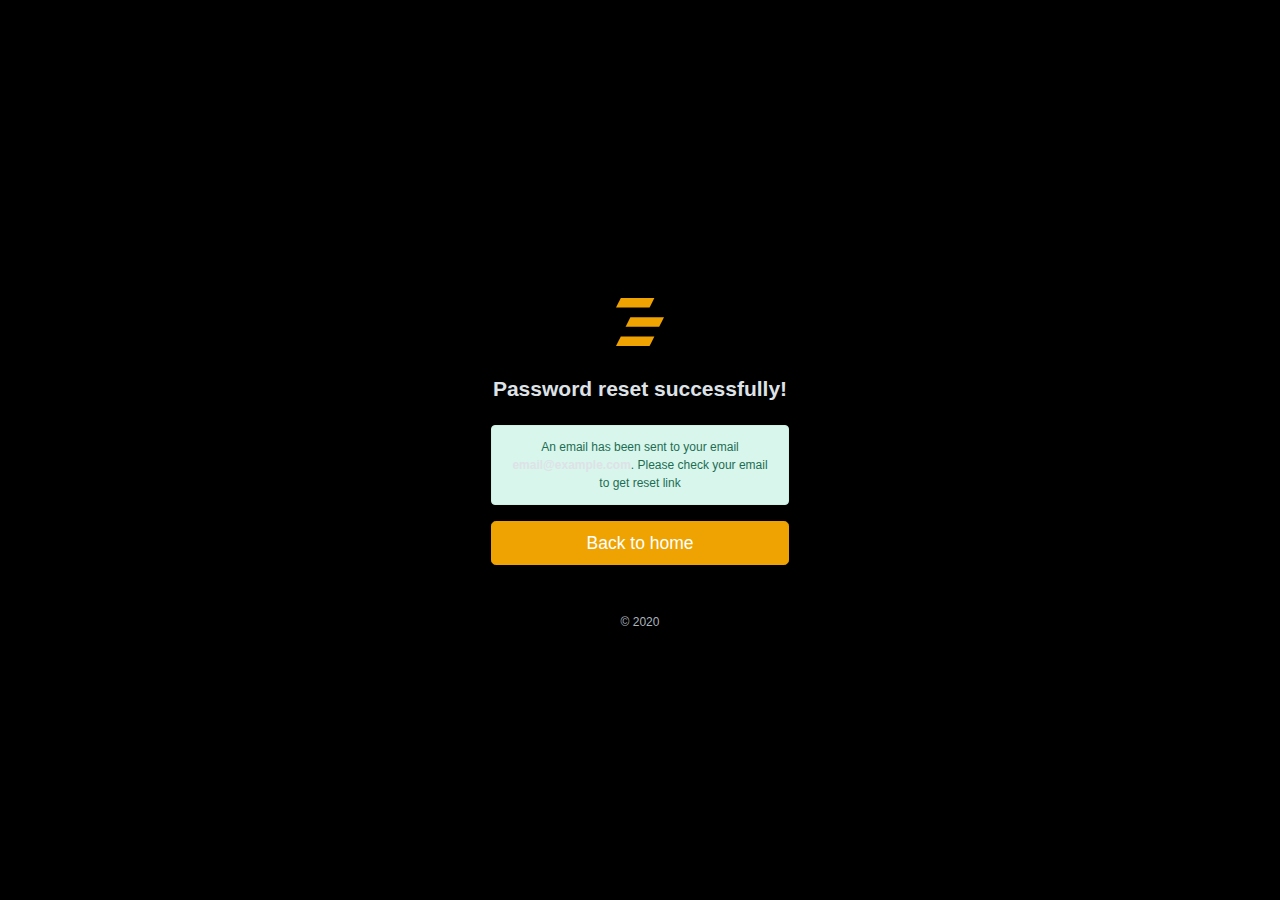
<file: auth-confirm.html>
<!doctype html>
<html lang="en">
  <head>
    <meta charset="utf-8">
    <meta name="viewport" content="width=device-width, initial-scale=1, shrink-to-fit=no">
    <meta name="description" content="">
    <meta name="author" content="">
    <link rel="icon" href="favicon.ico">
    <title>Tiny Dashboard - A Bootstrap Dashboard Template</title>
    <!-- Simple bar CSS -->
    <link rel="stylesheet" href="css/simplebar.css">
    <!-- Fonts CSS -->
    <link href="https://fonts.googleapis.com/css2?family=Overpass:ital,wght@0,100;0,200;0,300;0,400;0,600;0,700;0,800;0,900;1,100;1,200;1,300;1,400;1,600;1,700;1,800;1,900&display=swap" rel="stylesheet">
    <!-- Icons CSS -->
    <link rel="stylesheet" href="css/feather.css">
    <!-- Date Range Picker CSS -->
    <link rel="stylesheet" href="css/daterangepicker.css">
    <!-- App CSS -->
    <link rel="stylesheet" href="css/app-light.css" id="lightTheme" disabled>
    <link rel="stylesheet" href="css/app-dark.css" id="darkTheme">
  </head>
  <body class="dark ">
    <div class="wrapper vh-100">
      <div class="row align-items-center h-100">
        <form class="col-lg-3 col-md-4 col-10 mx-auto text-center">
          <div class="mx-auto text-center my-4">
            <a class="navbar-brand mx-auto mt-2 flex-fill text-center" href="./index.html">
              <svg version="1.1" id="logo" class="navbar-brand-img brand-md" xmlns="http://www.w3.org/2000/svg" xmlns:xlink="http://www.w3.org/1999/xlink" x="0px" y="0px" viewBox="0 0 120 120" xml:space="preserve">
                <g>
                  <polygon class="st0" points="78,105 15,105 24,87 87,87 	" />
                  <polygon class="st0" points="96,69 33,69 42,51 105,51 	" />
                  <polygon class="st0" points="78,33 15,33 24,15 87,15 	" />
                </g>
              </svg>
            </a>
            <h4 class="my-3">Password reset successfully!</h4>
          </div>
          <div class="alert alert-success" role="alert"> An email has been sent to your email <strong>email@example.com</strong>. Please check your email to get reset link </div>
          <a href="./index.html" class="btn btn-lg btn-primary btn-block">Back to home</a>
          <p class="mt-5 mb-3 text-muted">© 2020</p>
        </form>
      </div>
    </div>
    <script src="js/jquery.min.js"></script>
    <script src="js/popper.min.js"></script>
    <script src="js/moment.min.js"></script>
    <script src="js/bootstrap.min.js"></script>
    <script src="js/simplebar.min.js"></script>
    <script src='js/daterangepicker.js'></script>
    <script src='js/jquery.stickOnScroll.js'></script>
    <script src="js/tinycolor-min.js"></script>
    <script src="js/config.js"></script>
    <script src="js/apps.js"></script>
    <!-- Global site tag (gtag.js) - Google Analytics -->
    <script async src="https://www.googletagmanager.com/gtag/js?id=UA-56159088-1"></script>
    <script>
      window.dataLayer = window.dataLayer || [];

      function gtag()
      {
        dataLayer.push(arguments);
      }
      gtag('js', new Date());
      gtag('config', 'UA-56159088-1');
    </script>
  </body>
</html>
</body>
</html>
</file>
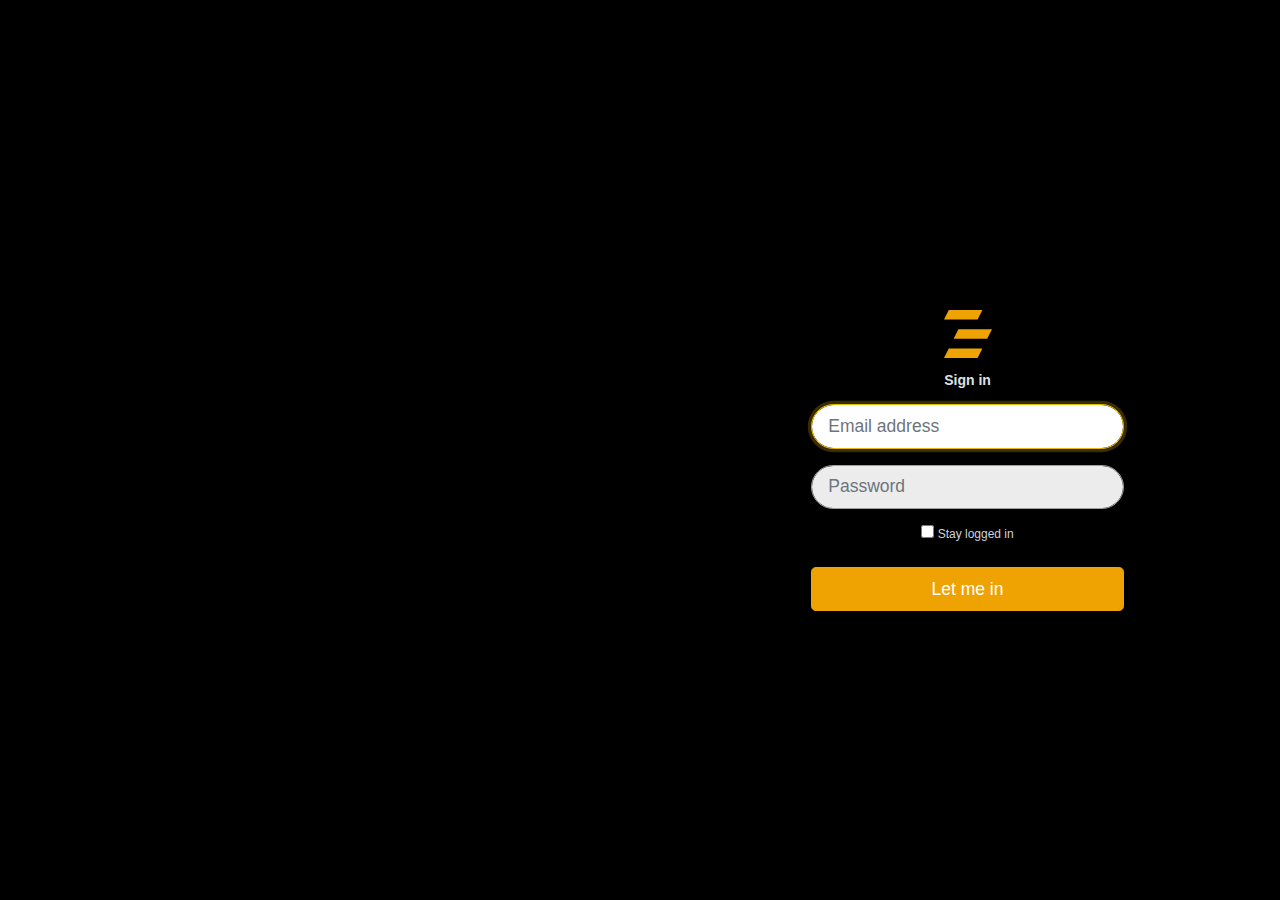
<file: auth-login-half.html>
<!doctype html>
<html lang="en">
  <head>
    <meta charset="utf-8">
    <meta name="viewport" content="width=device-width, initial-scale=1, shrink-to-fit=no">
    <meta name="description" content="">
    <meta name="author" content="">
    <link rel="icon" href="favicon.ico">
    <title>Tiny Dashboard - A Bootstrap Dashboard Template</title>
    <!-- Simple bar CSS -->
    <link rel="stylesheet" href="css/simplebar.css">
    <!-- Fonts CSS -->
    <link href="https://fonts.googleapis.com/css2?family=Overpass:ital,wght@0,100;0,200;0,300;0,400;0,600;0,700;0,800;0,900;1,100;1,200;1,300;1,400;1,600;1,700;1,800;1,900&display=swap" rel="stylesheet">
    <!-- Icons CSS -->
    <link rel="stylesheet" href="css/feather.css">
    <!-- Date Range Picker CSS -->
    <link rel="stylesheet" href="css/daterangepicker.css">
    <!-- App CSS -->
    <link rel="stylesheet" href="css/app-light.css" id="lightTheme" disabled>
    <link rel="stylesheet" href="css/app-dark.css" id="darkTheme">
  </head>
  <body class="dark ">
    <div class="wrapper vh-100">
      <div class="row align-items-center h-100">
        <div class="col-lg-6 d-none d-lg-flex">
        </div> <!-- ./col -->
        <div class="col-lg-6">
          <div class="w-50 mx-auto">
            <form class="mx-auto text-center">
              <a class="navbar-brand mx-auto mt-2 flex-fill text-center" href="./index.html">
                <svg version="1.1" id="logo" class="navbar-brand-img brand-md" xmlns="http://www.w3.org/2000/svg" xmlns:xlink="http://www.w3.org/1999/xlink" x="0px" y="0px" viewBox="0 0 120 120" xml:space="preserve">
                  <g>
                    <polygon class="st0" points="78,105 15,105 24,87 87,87 	" />
                    <polygon class="st0" points="96,69 33,69 42,51 105,51 	" />
                    <polygon class="st0" points="78,33 15,33 24,15 87,15 	" />
                  </g>
                </svg>
              </a>
              <h1 class="h6 mb-3">Sign in</h1>
              <div class="form-group">
                <label for="inputEmail" class="sr-only">Email address</label>
                <input type="email" id="inputEmail" class="form-control form-control-lg" placeholder="Email address" required="" autofocus="">
              </div>
              <div class="form-group">
                <label for="inputPassword" class="sr-only">Password</label>
                <input type="password" id="inputPassword" class="form-control form-control-lg" placeholder="Password" required="">
              </div>
              <div class="checkbox mb-3">
                <label>
                  <input type="checkbox" value="remember-me"> Stay logged in </label>
              </div>
              <button class="btn btn-lg btn-primary btn-block" type="submit">Let me in</button>
            </form>
          </div> <!-- .card -->
        </div> <!-- ./col -->
      </div> <!-- .row -->
    </div>
    <script src="js/jquery.min.js"></script>
    <script src="js/popper.min.js"></script>
    <script src="js/moment.min.js"></script>
    <script src="js/bootstrap.min.js"></script>
    <script src="js/simplebar.min.js"></script>
    <script src='js/daterangepicker.js'></script>
    <script src='js/jquery.stickOnScroll.js'></script>
    <script src="js/tinycolor-min.js"></script>
    <script src="js/config.js"></script>
    <script src="js/apps.js"></script>
    <!-- Global site tag (gtag.js) - Google Analytics -->
    <script async src="https://www.googletagmanager.com/gtag/js?id=UA-56159088-1"></script>
    <script>
      window.dataLayer = window.dataLayer || [];

      function gtag()
      {
        dataLayer.push(arguments);
      }
      gtag('js', new Date());
      gtag('config', 'UA-56159088-1');
    </script>
  </body>
</html>
</body>
</html>
</file>
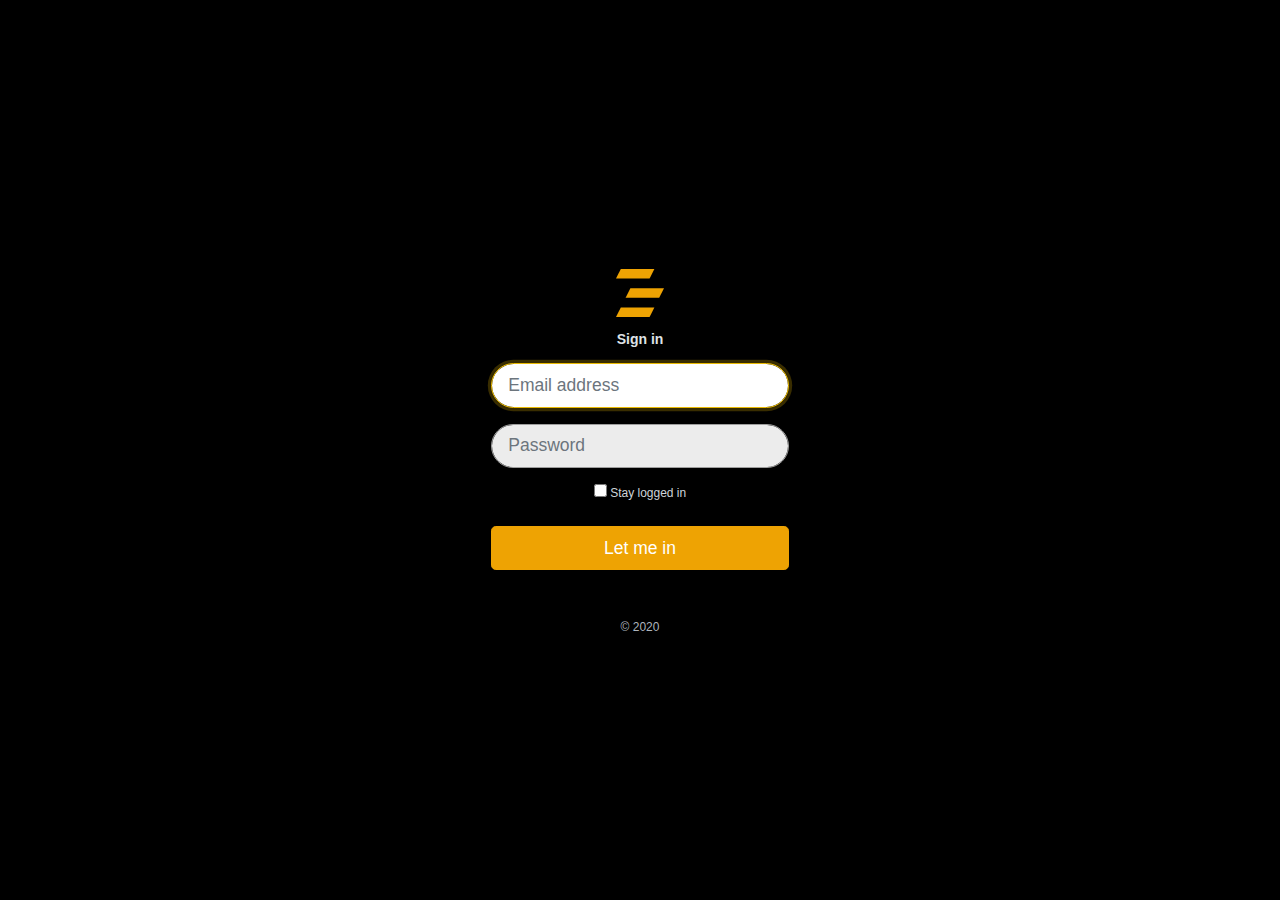
<file: auth-login.html>
<!doctype html>
<html lang="en">
  <head>
    <meta charset="utf-8">
    <meta name="viewport" content="width=device-width, initial-scale=1, shrink-to-fit=no">
    <meta name="description" content="">
    <meta name="author" content="">
    <link rel="icon" href="favicon.ico">
    <title>Tiny Dashboard - A Bootstrap Dashboard Template</title>
    <!-- Simple bar CSS -->
    <link rel="stylesheet" href="css/simplebar.css">
    <!-- Fonts CSS -->
    <link href="https://fonts.googleapis.com/css2?family=Overpass:ital,wght@0,100;0,200;0,300;0,400;0,600;0,700;0,800;0,900;1,100;1,200;1,300;1,400;1,600;1,700;1,800;1,900&display=swap" rel="stylesheet">
    <!-- Icons CSS -->
    <link rel="stylesheet" href="css/feather.css">
    <!-- Date Range Picker CSS -->
    <link rel="stylesheet" href="css/daterangepicker.css">
    <!-- App CSS -->
    <link rel="stylesheet" href="css/app-light.css" id="lightTheme" disabled>
    <link rel="stylesheet" href="css/app-dark.css" id="darkTheme">
  </head>
  <body class="dark ">
    <div class="wrapper vh-100">
      <div class="row align-items-center h-100">
        <form class="col-lg-3 col-md-4 col-10 mx-auto text-center">
          <a class="navbar-brand mx-auto mt-2 flex-fill text-center" href="./index.html">
            <svg version="1.1" id="logo" class="navbar-brand-img brand-md" xmlns="http://www.w3.org/2000/svg" xmlns:xlink="http://www.w3.org/1999/xlink" x="0px" y="0px" viewBox="0 0 120 120" xml:space="preserve">
              <g>
                <polygon class="st0" points="78,105 15,105 24,87 87,87 	" />
                <polygon class="st0" points="96,69 33,69 42,51 105,51 	" />
                <polygon class="st0" points="78,33 15,33 24,15 87,15 	" />
              </g>
            </svg>
          </a>
          <h1 class="h6 mb-3">Sign in</h1>
          <div class="form-group">
            <label for="inputEmail" class="sr-only">Email address</label>
            <input type="email" id="inputEmail" class="form-control form-control-lg" placeholder="Email address" required="" autofocus="">
          </div>
          <div class="form-group">
            <label for="inputPassword" class="sr-only">Password</label>
            <input type="password" id="inputPassword" class="form-control form-control-lg" placeholder="Password" required="">
          </div>
          <div class="checkbox mb-3">
            <label>
              <input type="checkbox" value="remember-me"> Stay logged in </label>
          </div>
          <button class="btn btn-lg btn-primary btn-block" type="submit">Let me in</button>
          <p class="mt-5 mb-3 text-muted">© 2020</p>
        </form>
      </div>
    </div>
    <script src="js/jquery.min.js"></script>
    <script src="js/popper.min.js"></script>
    <script src="js/moment.min.js"></script>
    <script src="js/bootstrap.min.js"></script>
    <script src="js/simplebar.min.js"></script>
    <script src='js/daterangepicker.js'></script>
    <script src='js/jquery.stickOnScroll.js'></script>
    <script src="js/tinycolor-min.js"></script>
    <script src="js/config.js"></script>
    <script src="js/apps.js"></script>
    <!-- Global site tag (gtag.js) - Google Analytics -->
    <script async src="https://www.googletagmanager.com/gtag/js?id=UA-56159088-1"></script>
    <script>
      window.dataLayer = window.dataLayer || [];

      function gtag()
      {
        dataLayer.push(arguments);
      }
      gtag('js', new Date());
      gtag('config', 'UA-56159088-1');
    </script>
  </body>
</html>
</body>
</html>
</file>
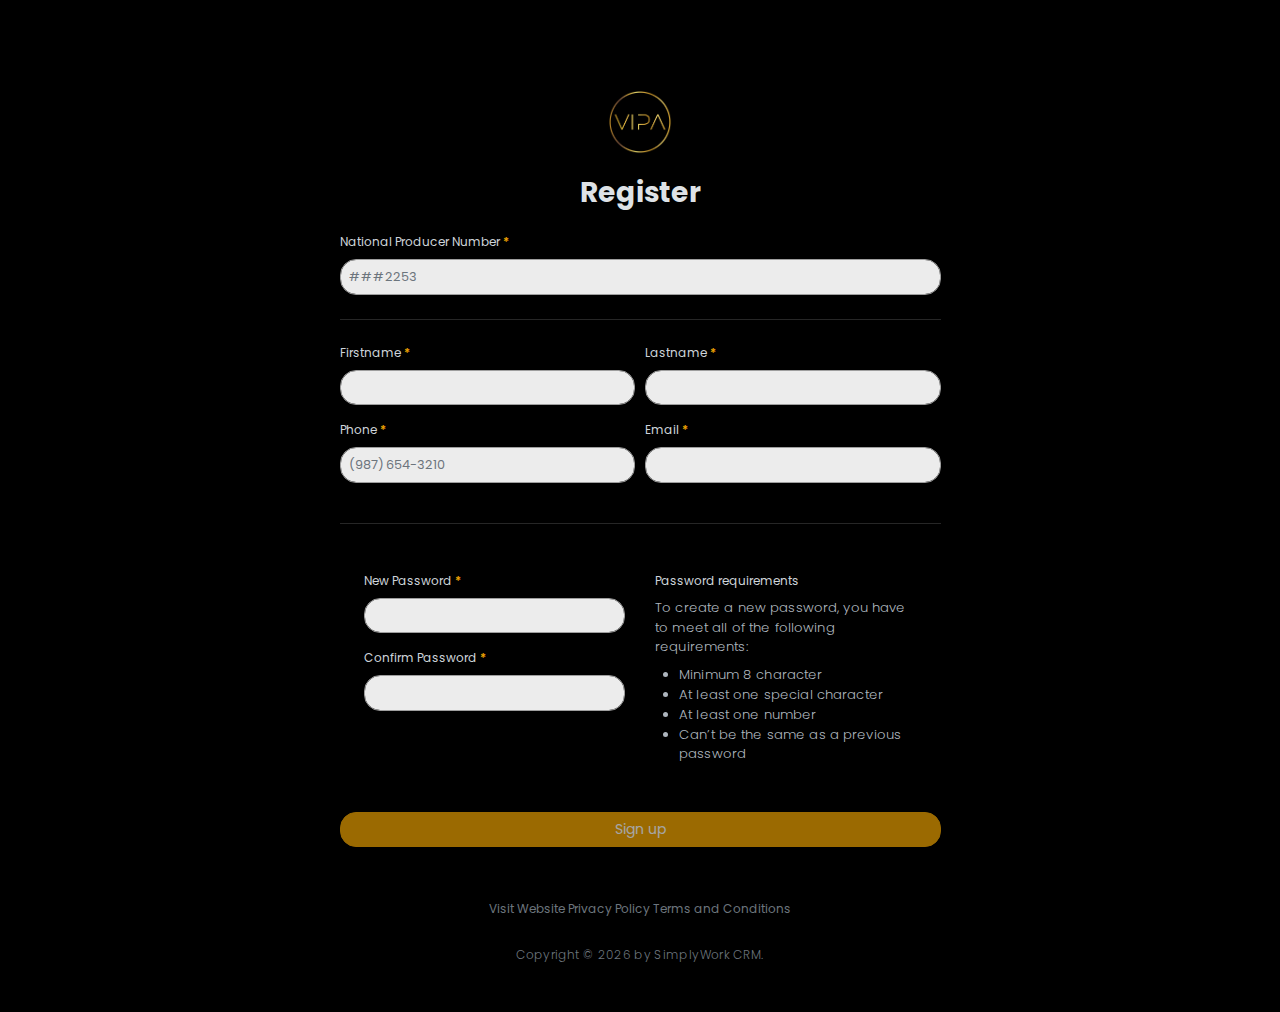
<file: auth-register.html>
<!doctype html>
<html lang="en">
  <head>
    <meta charset="utf-8">
    <meta name="viewport" content="width=device-width, initial-scale=1, shrink-to-fit=no">
    <meta name="description" content="">
    <meta name="author" content="">
    <!-- Simple bar CSS -->
    <link rel="stylesheet" href="css/simplebar.css">
    <!-- Fonts CSS -->
    <link href="https://fonts.googleapis.com/css2?family=Poppins:ital,wght@0,100;0,200;0,300;0,400;0,600;0,700;0,800;0,900;1,100;1,200;1,300;1,400;1,600;1,700;1,800;1,900&display=swap" rel="stylesheet">
    <!-- Icons CSS -->
    <link rel="stylesheet" href="css/feather.css">
    <!-- Date Range Picker CSS -->
    <link rel="stylesheet" href="css/daterangepicker.css">
    <!-- App CSS -->
    <link rel="stylesheet" href="css/app-light.css" id="lightTheme" disabled>
    <link rel="stylesheet" href="css/app-dark.css" id="darkTheme">
    
    
    <!-- Custom for Booking -->
    <link rel="icon" href="./assets/images/vipa-icon.png">
    <title>VIPA Portal - Register</title>
  </head>
  <body class="dark ">
    <div class="wrapper px-4 vh-100">
      <div class="row align-items-center h-100">
        <form id="userForm" class="col-lg-6 col-md-8 col-10 mx-auto">
          <div class="text-center my-4">
            <div class="w-100 mb-2 d-flex">
              <a class="navbar-brand mx-auto mt-2 flex-fill text-center" href="#">
              <span class="avatar avatar-lg mt-2">
                  <img src="./assets/images/vipa-icon.png" alt="..." class="avatar-img rounded-circle">
              </span>
              </a>
          </div>
            <h2 class="my-3">Register</h2>
          </div>
            <div class="form-group">
              <label for="user_npn">National Producer Number<span class="font-weight-bold text-primary"> *</span></label>
              <input type="number" class="form-control form-control-sm" id="user_npn" placeholder="###2253" required>
            </div>

            <hr class="my-4">

            <div class="form-row">
              <div class="form-group col-6">
                <label for="firstname">Firstname<span class="font-weight-bold text-primary"> *</span></label>
                <input type="text" id="firstname" class="form-control form-control-sm" required>
              </div>
              <div class="form-group col-6">
                <label for="lastname">Lastname<span class="font-weight-bold text-primary"> *</span></label>
                <input type="text" id="lastname" class="form-control form-control-sm" required>
              </div>
            </div>

          

            <div class="form-row">
              <div class="form-group col-6">
                <label for="user_phone">Phone<span class="font-weight-bold text-primary"> *</span></label>
                <input id="user_phone" placeholder="(987) 654-3210" class="form-control form-control-sm input-phoneus" maxlength="14" value="" required="">
            </div>
              <div class="form-group col-6">
                <label for="user_email">Email<span class="font-weight-bold text-primary"> *</span></label>
                <input type="email" class="form-control form-control-sm" id="user_email" required>
              </div>
            </div>
          
          
          <hr class="my-4">
          <div class="row mb-4 p-4 rounded">
            <div class="col-md-6">
              <div class="form-group">
                <label for="user_password">New Password<span class="font-weight-bold text-primary"> *</span></label>
                <input type="password" class="form-control form-control-sm" id="user_password" required>
              </div>
              <div class="form-group">
                <label for="confirm_password">Confirm Password<span class="font-weight-bold text-primary"> *</span></label>
                <input type="password" class="form-control form-control-sm" id="confirm_password" required>
                <p id="validation_message" class="mt-2 font-weight-bold text-danger-dark d-none">*confirm password needs to match password</p>
              </div>
            </div>
            <div class="col-md-6">
              <p class="mb-2">Password requirements</p>
              <p class="small text-muted mb-2"> To create a new password, you have to meet all of the following requirements: </p>
              <ul class="small text-muted pl-4 mb-0">
                <li> Minimum 8 character </li>
                <li>At least one special character</li>
                <li>At least one number</li>
                <li>Can’t be the same as a previous password </li>
              </ul>
            </div>
          </div>
          <button id="userForm_sub" class="btn btn-primary btn-block rounded" type="submit" disabled>Sign up</button>
        </form>
      </div>
      <footer class="footer pb-5">
        <div class="container">
        <div class="row">
            <div class="col-lg-8 mb-4 mx-auto text-center">
            <a href="javascript:;" target="_blank" class="text-secondary text-sm me-xl-5 me-3 mb-sm-0 mb-2">
                Visit Website
            </a>
            <a href="javascript:;" target="_blank" class="text-secondary text-sm me-xl-5 me-3 mb-sm-0 mb-2">
                Privacy Policy    
            </a>
            <a href="javascript:;" target="_blank" class="text-secondary text-sm me-xl-5 me-3 mb-sm-0 mb-2">
                Terms and Conditions
            </a>
            </div>
        </div>
        <div class="row">
            <div class="col-8 mx-auto text-center mt-1">
            <p class="mb-0 text-secondary text-xs">
                Copyright © <script>
                document.write(new Date().getFullYear())
                </script> by SimplyWork CRM.
            </p>
            </div>
        </div>
        </div>
    </footer>
    </div>
    <script src="js/jquery.min.js"></script>
    <script src="js/popper.min.js"></script>
    <script src="js/moment.min.js"></script>
    <script src="js/bootstrap.min.js"></script>
    <script src="js/simplebar.min.js"></script>
    <script src='js/daterangepicker.js'></script>
    <script src='js/jquery.stickOnScroll.js'></script>
    <script src="js/tinycolor-min.js"></script>
    <script src="js/config.js"></script>
    <script src="js/apps.js"></script>
    <script>
      document.getElementById("userForm").addEventListener("input", validateForm);

      function validateForm() {
          const submitBtn = document.getElementById("userForm_sub");
          const requiredFields = document.querySelectorAll("#userForm input[required]");
          const password = document.getElementById("user_password").value;
          const confirmPassword = document.getElementById("confirm_password").value;
          const errorMessage = document.getElementById("validation_message");

          let allFilled = true;
          requiredFields.forEach(field => {
              if (field.value.trim() === "") {
                  allFilled = false;
              }
          });

          // Check if passwords match
          const passwordsMatch = password === confirmPassword;
          errorMessage.classList.toggle("d-none", passwordsMatch); // Show error if passwords don't match

          // Enable submit button only if all fields are filled AND passwords match
          submitBtn.disabled = !(allFilled && passwordsMatch);
      }

      document.getElementById("userForm").addEventListener("submit", function(event) {
            event.preventDefault(); // Prevent default form submission

            const base_url = "https://api1.simplyworkcrm.com/api:DX_C7qPf";
            const api_ext = "/vipa_portal_user";
            const url = `${base_url}${api_ext}`;

            const payload = {
                first_name: document.getElementById("firstname").value,
                last_name: document.getElementById("lastname").value,
                user_npn: Number(document.getElementById("user_npn").value),
                phone: document.getElementById("user_phone").value,
                email: document.getElementById("user_email").value,
                status: "pending",
                password: document.getElementById("confirm_password").value
            };

            fetch(url, {
                method: "POST",
                headers: {
                    "Content-Type": "application/json"
                },
                body: JSON.stringify(payload)
            })
            .then(response => response.json())
            .then(data => {
                alert("Form submitted successfully! Please wait while our staff approves your access.");
                console.log("Success:", data);
                document.getElementById("userForm").reset(); // Reset the form after successful submission
            })
            .catch(error => {
                alert("Error submitting form! Please try again.");
                console.error("Error:", error);
            });
        });

    </script>
  </body>
</html>
</body>
</html>
</file>
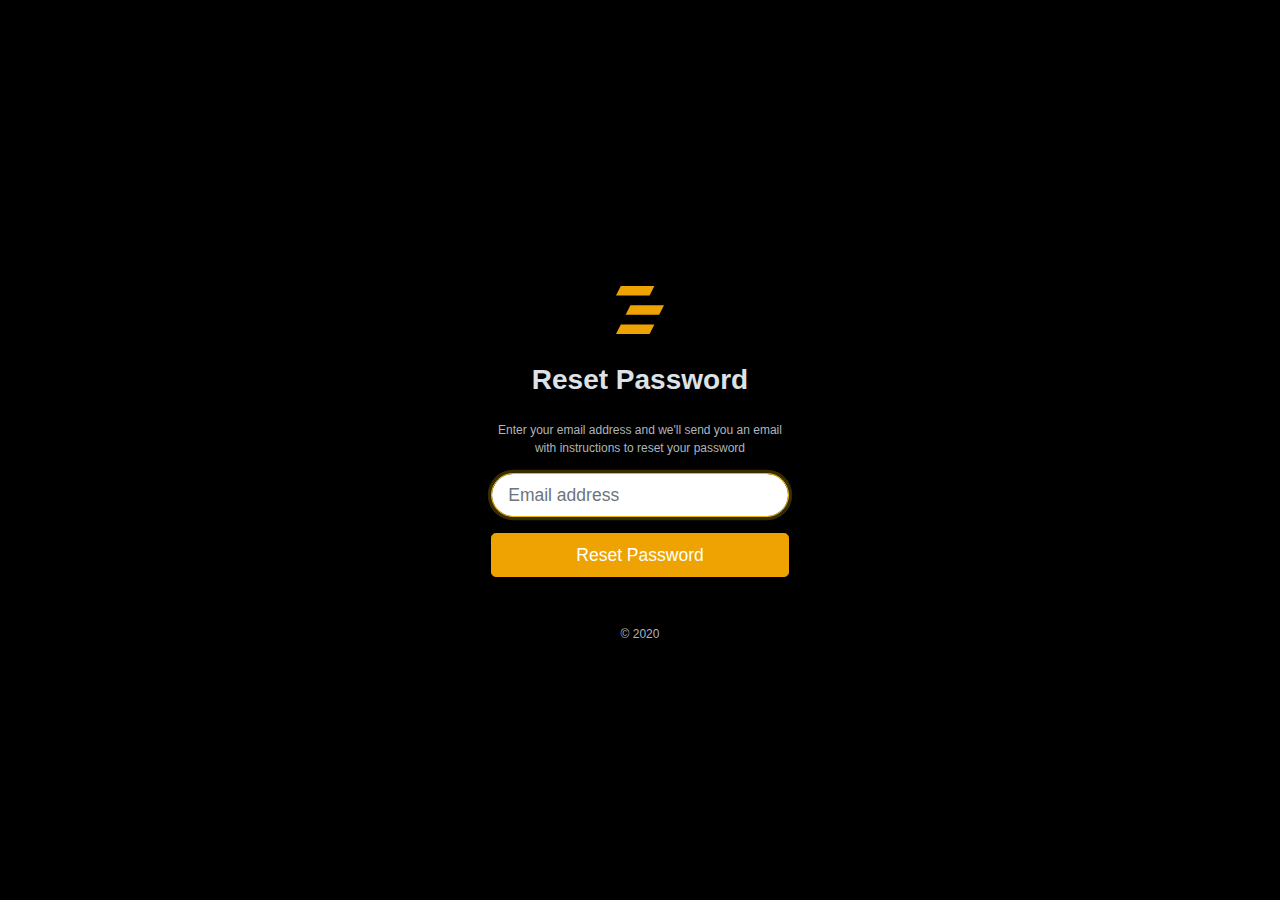
<file: auth-resetpw.html>
<!doctype html>
<html lang="en">
  <head>
    <meta charset="utf-8">
    <meta name="viewport" content="width=device-width, initial-scale=1, shrink-to-fit=no">
    <meta name="description" content="">
    <meta name="author" content="">
    <link rel="icon" href="favicon.ico">
    <title>Tiny Dashboard - A Bootstrap Dashboard Template</title>
    <!-- Simple bar CSS -->
    <link rel="stylesheet" href="css/simplebar.css">
    <!-- Fonts CSS -->
    <link href="https://fonts.googleapis.com/css2?family=Overpass:ital,wght@0,100;0,200;0,300;0,400;0,600;0,700;0,800;0,900;1,100;1,200;1,300;1,400;1,600;1,700;1,800;1,900&display=swap" rel="stylesheet">
    <!-- Icons CSS -->
    <link rel="stylesheet" href="css/feather.css">
    <!-- Date Range Picker CSS -->
    <link rel="stylesheet" href="css/daterangepicker.css">
    <!-- App CSS -->
    <link rel="stylesheet" href="css/app-light.css" id="lightTheme" disabled>
    <link rel="stylesheet" href="css/app-dark.css" id="darkTheme">
  </head>
  <body class="dark ">
    <div class="wrapper vh-100">
      <div class="row align-items-center h-100">
        <form class="col-lg-3 col-md-4 col-10 mx-auto text-center">
          <div class="mx-auto text-center my-4">
            <a class="navbar-brand mx-auto mt-2 flex-fill text-center" href="./index.html">
              <svg version="1.1" id="logo" class="navbar-brand-img brand-md" xmlns="http://www.w3.org/2000/svg" xmlns:xlink="http://www.w3.org/1999/xlink" x="0px" y="0px" viewBox="0 0 120 120" xml:space="preserve">
                <g>
                  <polygon class="st0" points="78,105 15,105 24,87 87,87 	" />
                  <polygon class="st0" points="96,69 33,69 42,51 105,51 	" />
                  <polygon class="st0" points="78,33 15,33 24,15 87,15 	" />
                </g>
              </svg>
            </a>
            <h2 class="my-3">Reset Password</h2>
          </div>
          <p class="text-muted">Enter your email address and we'll send you an email with instructions to reset your password</p>
          <div class="form-group">
            <label for="inputEmail" class="sr-only">Email address</label>
            <input type="email" id="inputEmail" class="form-control form-control-lg" placeholder="Email address" required="" autofocus="">
          </div>
          <button class="btn btn-lg btn-primary btn-block" type="submit">Reset Password</button>
          <p class="mt-5 mb-3 text-muted">© 2020</p>
        </form>
      </div>
    </div>
    <script src="js/jquery.min.js"></script>
    <script src="js/popper.min.js"></script>
    <script src="js/moment.min.js"></script>
    <script src="js/bootstrap.min.js"></script>
    <script src="js/simplebar.min.js"></script>
    <script src='js/daterangepicker.js'></script>
    <script src='js/jquery.stickOnScroll.js'></script>
    <script src="js/tinycolor-min.js"></script>
    <script src="js/config.js"></script>
    <script src="js/apps.js"></script>
    <!-- Global site tag (gtag.js) - Google Analytics -->
    <script async src="https://www.googletagmanager.com/gtag/js?id=UA-56159088-1"></script>
    <script>
      window.dataLayer = window.dataLayer || [];

      function gtag()
      {
        dataLayer.push(arguments);
      }
      gtag('js', new Date());
      gtag('config', 'UA-56159088-1');
    </script>
  </body>
</html>
</body>
</html>
</file>
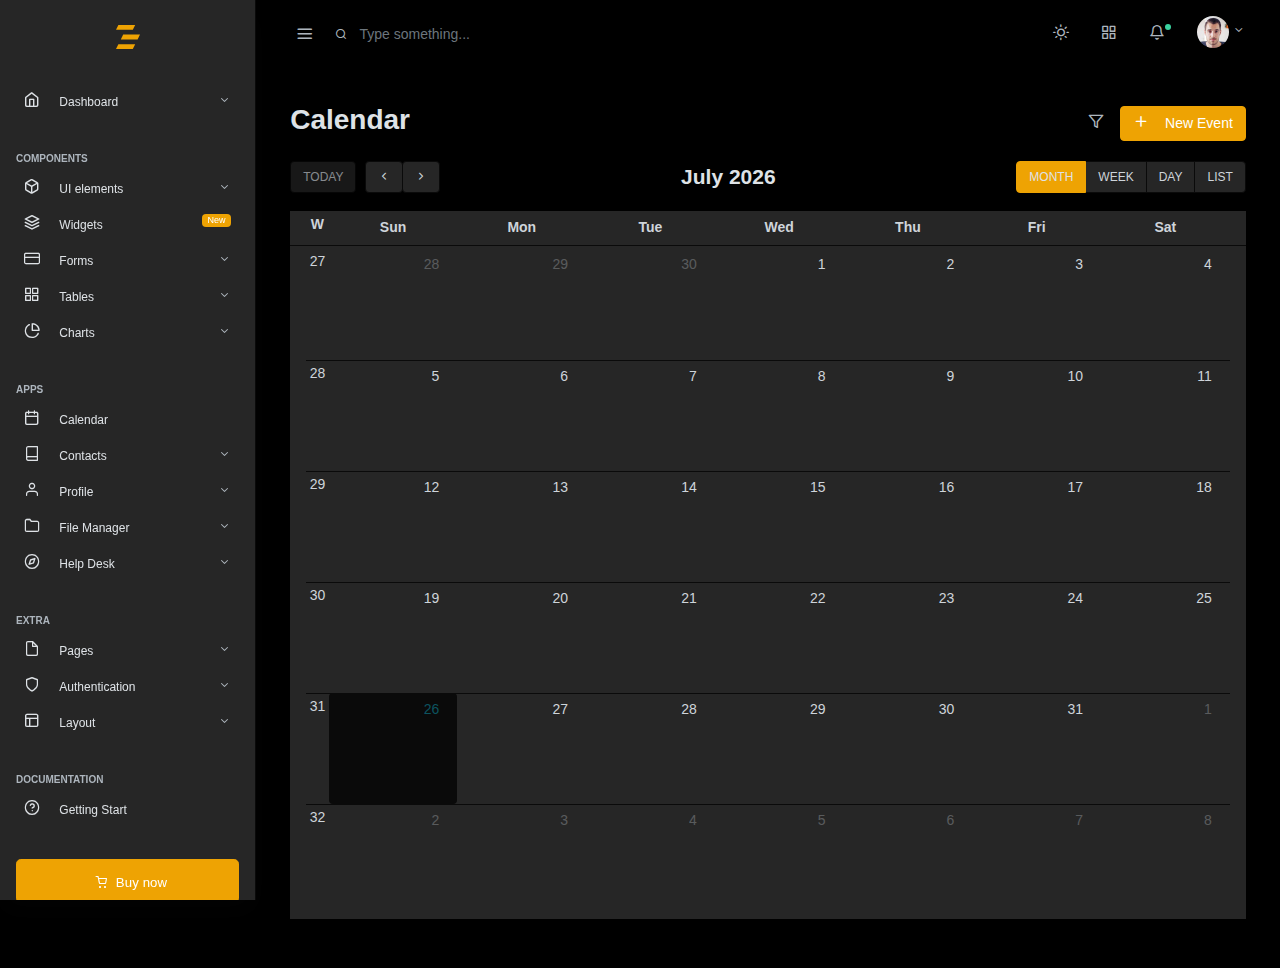
<file: calendar.html>
<!doctype html>
<html lang="en">
  <head>
    <meta charset="utf-8">
    <meta name="viewport" content="width=device-width, initial-scale=1, shrink-to-fit=no">
    <meta name="description" content="">
    <meta name="author" content="">
    <link rel="icon" href="favicon.ico">
    <title>Tiny Dashboard - A Bootstrap Dashboard Template</title>
    <!-- Simple bar CSS -->
    <link rel="stylesheet" href="css/simplebar.css">
    <!-- Fonts CSS -->
    <link href="https://fonts.googleapis.com/css2?family=Overpass:ital,wght@0,100;0,200;0,300;0,400;0,600;0,700;0,800;0,900;1,100;1,200;1,300;1,400;1,600;1,700;1,800;1,900&display=swap" rel="stylesheet">
    <!-- Icons CSS -->
    <link rel="stylesheet" href="css/feather.css">
    <!-- FullCalendar CSS -->
    <link rel="stylesheet" href="css/fullcalendar.css">
    <link rel="stylesheet" href="css/select2.css">
    <link rel="stylesheet" href="css/dropzone.css">
    <link rel="stylesheet" href="css/uppy.min.css">
    <link rel="stylesheet" href="css/jquery.steps.css">
    <link rel="stylesheet" href="css/jquery.timepicker.css">
    <link rel="stylesheet" href="css/quill.snow.css">
    <!-- Date Range Picker CSS -->
    <link rel="stylesheet" href="css/daterangepicker.css">
    <!-- App CSS -->
    <link rel="stylesheet" href="css/app-light.css" id="lightTheme" disabled>
    <link rel="stylesheet" href="css/app-dark.css" id="darkTheme">
  </head>
  <body class="vertical  dark  ">
    <div class="wrapper">
      <nav class="topnav navbar navbar-light">
        <button type="button" class="navbar-toggler text-muted mt-2 p-0 mr-3 collapseSidebar">
          <i class="fe fe-menu navbar-toggler-icon"></i>
        </button>
        <form class="form-inline mr-auto searchform text-muted">
          <input class="form-control mr-sm-2 bg-transparent border-0 pl-4 text-muted" type="search" placeholder="Type something..." aria-label="Search">
        </form>
        <ul class="nav">
          <li class="nav-item">
            <a class="nav-link text-muted my-2" href="#" id="modeSwitcher" data-mode="dark">
              <i class="fe fe-sun fe-16"></i>
            </a>
          </li>
          <li class="nav-item">
            <a class="nav-link text-muted my-2" href="./#" data-toggle="modal" data-target=".modal-shortcut">
              <span class="fe fe-grid fe-16"></span>
            </a>
          </li>
          <li class="nav-item nav-notif">
            <a class="nav-link text-muted my-2" href="./#" data-toggle="modal" data-target=".modal-notif">
              <span class="fe fe-bell fe-16"></span>
              <span class="dot dot-md bg-success"></span>
            </a>
          </li>
          <li class="nav-item dropdown">
            <a class="nav-link dropdown-toggle text-muted pr-0" href="#" id="navbarDropdownMenuLink" role="button" data-toggle="dropdown" aria-haspopup="true" aria-expanded="false">
              <span class="avatar avatar-sm mt-2">
                <img src="./assets/avatars/face-1.jpg" alt="..." class="avatar-img rounded-circle">
              </span>
            </a>
            <div class="dropdown-menu dropdown-menu-right" aria-labelledby="navbarDropdownMenuLink">
              <a class="dropdown-item" href="#">Profile</a>
              <a class="dropdown-item" href="#">Settings</a>
              <a class="dropdown-item" href="#">Activities</a>
            </div>
          </li>
        </ul>
      </nav>
      <aside class="sidebar-left border-right bg-white shadow" id="leftSidebar" data-simplebar>
        <a href="#" class="btn collapseSidebar toggle-btn d-lg-none text-muted ml-2 mt-3" data-toggle="toggle">
          <i class="fe fe-x"><span class="sr-only"></span></i>
        </a>
        <nav class="vertnav navbar navbar-light">
          <!-- nav bar -->
          <div class="w-100 mb-4 d-flex">
            <a class="navbar-brand mx-auto mt-2 flex-fill text-center" href="./index.html">
              <svg version="1.1" id="logo" class="navbar-brand-img brand-sm" xmlns="http://www.w3.org/2000/svg" xmlns:xlink="http://www.w3.org/1999/xlink" x="0px" y="0px" viewBox="0 0 120 120" xml:space="preserve">
                <g>
                  <polygon class="st0" points="78,105 15,105 24,87 87,87 	" />
                  <polygon class="st0" points="96,69 33,69 42,51 105,51 	" />
                  <polygon class="st0" points="78,33 15,33 24,15 87,15 	" />
                </g>
              </svg>
            </a>
          </div>
          <ul class="navbar-nav flex-fill w-100 mb-2">
            <li class="nav-item dropdown">
              <a href="#dashboard" data-toggle="collapse" aria-expanded="false" class="dropdown-toggle nav-link">
                <i class="fe fe-home fe-16"></i>
                <span class="ml-3 item-text">Dashboard</span><span class="sr-only">(current)</span>
              </a>
              <ul class="collapse list-unstyled pl-4 w-100" id="dashboard">
                <li class="nav-item active">
                  <a class="nav-link pl-3" href="./index.html"><span class="ml-1 item-text">Default</span></a>
                </li>
                <li class="nav-item">
                  <a class="nav-link pl-3" href="./dashboard-analytics.html"><span class="ml-1 item-text">Analytics</span></a>
                </li>
                <li class="nav-item">
                  <a class="nav-link pl-3" href="./dashboard-sales.html"><span class="ml-1 item-text">E-commerce</span></a>
                </li>
                <li class="nav-item">
                  <a class="nav-link pl-3" href="./dashboard-saas.html"><span class="ml-1 item-text">Saas Dashboard</span></a>
                </li>
                <li class="nav-item">
                  <a class="nav-link pl-3" href="./dashboard-system.html"><span class="ml-1 item-text">Systems</span></a>
                </li>
              </ul>
            </li>
          </ul>
          <p class="text-muted nav-heading mt-4 mb-1">
            <span>Components</span>
          </p>
          <ul class="navbar-nav flex-fill w-100 mb-2">
            <li class="nav-item dropdown">
              <a href="#ui-elements" data-toggle="collapse" aria-expanded="false" class="dropdown-toggle nav-link">
                <i class="fe fe-box fe-16"></i>
                <span class="ml-3 item-text">UI elements</span>
              </a>
              <ul class="collapse list-unstyled pl-4 w-100" id="ui-elements">
                <li class="nav-item">
                  <a class="nav-link pl-3" href="./ui-color.html"><span class="ml-1 item-text">Colors</span>
                  </a>
                </li>
                <li class="nav-item">
                  <a class="nav-link pl-3" href="./ui-typograpy.html"><span class="ml-1 item-text">Typograpy</span></a>
                </li>
                <li class="nav-item">
                  <a class="nav-link pl-3" href="./ui-icons.html"><span class="ml-1 item-text">Icons</span></a>
                </li>
                <li class="nav-item">
                  <a class="nav-link pl-3" href="./ui-buttons.html"><span class="ml-1 item-text">Buttons</span></a>
                </li>
                <li class="nav-item">
                  <a class="nav-link pl-3" href="./ui-notification.html"><span class="ml-1 item-text">Notifications</span></a>
                </li>
                <li class="nav-item">
                  <a class="nav-link pl-3" href="./ui-modals.html"><span class="ml-1 item-text">Modals</span></a>
                </li>
                <li class="nav-item">
                  <a class="nav-link pl-3" href="./ui-tabs-accordion.html"><span class="ml-1 item-text">Tabs & Accordion</span></a>
                </li>
                <li class="nav-item">
                  <a class="nav-link pl-3" href="./ui-progress.html"><span class="ml-1 item-text">Progress</span></a>
                </li>
              </ul>
            </li>
            <li class="nav-item w-100">
              <a class="nav-link" href="widgets.html">
                <i class="fe fe-layers fe-16"></i>
                <span class="ml-3 item-text">Widgets</span>
                <span class="badge badge-pill badge-primary">New</span>
              </a>
            </li>
            <li class="nav-item dropdown">
              <a href="#forms" data-toggle="collapse" aria-expanded="false" class="dropdown-toggle nav-link">
                <i class="fe fe-credit-card fe-16"></i>
                <span class="ml-3 item-text">Forms</span>
              </a>
              <ul class="collapse list-unstyled pl-4 w-100" id="forms">
                <li class="nav-item">
                  <a class="nav-link pl-3" href="./form_elements.html"><span class="ml-1 item-text">Basic Elements</span></a>
                </li>
                <li class="nav-item">
                  <a class="nav-link pl-3" href="./form_advanced.html"><span class="ml-1 item-text">Advanced Elements</span></a>
                </li>
                <li class="nav-item">
                  <a class="nav-link pl-3" href="./form_validation.html"><span class="ml-1 item-text">Validation</span></a>
                </li>
                <li class="nav-item">
                  <a class="nav-link pl-3" href="./form_wizard.html"><span class="ml-1 item-text">Wizard</span></a>
                </li>
                <li class="nav-item">
                  <a class="nav-link pl-3" href="./form_layouts.html"><span class="ml-1 item-text">Layouts</span></a>
                </li>
                <li class="nav-item">
                  <a class="nav-link pl-3" href="./form_upload.html"><span class="ml-1 item-text">File upload</span></a>
                </li>
              </ul>
            </li>
            <li class="nav-item dropdown">
              <a href="#tables" data-toggle="collapse" aria-expanded="false" class="dropdown-toggle nav-link">
                <i class="fe fe-grid fe-16"></i>
                <span class="ml-3 item-text">Tables</span>
              </a>
              <ul class="collapse list-unstyled pl-4 w-100" id="tables">
                <li class="nav-item">
                  <a class="nav-link pl-3" href="./table_basic.html"><span class="ml-1 item-text">Basic Tables</span></a>
                </li>
                <li class="nav-item">
                  <a class="nav-link pl-3" href="./table_advanced.html"><span class="ml-1 item-text">Advanced Tables</span></a>
                </li>
                <li class="nav-item">
                  <a class="nav-link pl-3" href="./table_datatables.html"><span class="ml-1 item-text">Data Tables</span></a>
                </li>
              </ul>
            </li>
            <li class="nav-item dropdown">
              <a href="#charts" data-toggle="collapse" aria-expanded="false" class="dropdown-toggle nav-link">
                <i class="fe fe-pie-chart fe-16"></i>
                <span class="ml-3 item-text">Charts</span>
              </a>
              <ul class="collapse list-unstyled pl-4 w-100" id="charts">
                <li class="nav-item">
                  <a class="nav-link pl-3" href="./chart-inline.html"><span class="ml-1 item-text">Inline Chart</span></a>
                </li>
                <li class="nav-item">
                  <a class="nav-link pl-3" href="./chart-chartjs.html"><span class="ml-1 item-text">Chartjs</span></a>
                </li>
                <li class="nav-item">
                  <a class="nav-link pl-3" href="./chart-apexcharts.html"><span class="ml-1 item-text">ApexCharts</span></a>
                </li>
                <li class="nav-item">
                  <a class="nav-link pl-3" href="./datamaps.html"><span class="ml-1 item-text">Datamaps</span></a>
                </li>
              </ul>
            </li>
          </ul>
          <p class="text-muted nav-heading mt-4 mb-1">
            <span>Apps</span>
          </p>
          <ul class="navbar-nav flex-fill w-100 mb-2">
            <li class="nav-item w-100">
              <a class="nav-link" href="calendar.html">
                <i class="fe fe-calendar fe-16"></i>
                <span class="ml-3 item-text">Calendar</span>
              </a>
            </li>
            <li class="nav-item dropdown">
              <a href="#contact" data-toggle="collapse" aria-expanded="false" class="dropdown-toggle nav-link">
                <i class="fe fe-book fe-16"></i>
                <span class="ml-3 item-text">Contacts</span>
              </a>
              <ul class="collapse list-unstyled pl-4 w-100" id="contact">
                <a class="nav-link pl-3" href="./contacts-list.html"><span class="ml-1">Contact List</span></a>
                <a class="nav-link pl-3" href="./contacts-grid.html"><span class="ml-1">Contact Grid</span></a>
                <a class="nav-link pl-3" href="./contacts-new.html"><span class="ml-1">New Contact</span></a>
              </ul>
            </li>
            <li class="nav-item dropdown">
              <a href="#profile" data-toggle="collapse" aria-expanded="false" class="dropdown-toggle nav-link">
                <i class="fe fe-user fe-16"></i>
                <span class="ml-3 item-text">Profile</span>
              </a>
              <ul class="collapse list-unstyled pl-4 w-100" id="profile">
                <a class="nav-link pl-3" href="./profile.html"><span class="ml-1">Overview</span></a>
                <a class="nav-link pl-3" href="./profile-settings.html"><span class="ml-1">Settings</span></a>
                <a class="nav-link pl-3" href="./profile-security.html"><span class="ml-1">Security</span></a>
                <a class="nav-link pl-3" href="./profile-notification.html"><span class="ml-1">Notifications</span></a>
              </ul>
            </li>
            <li class="nav-item dropdown">
              <a href="#fileman" data-toggle="collapse" aria-expanded="false" class="dropdown-toggle nav-link">
                <i class="fe fe-folder fe-16"></i>
                <span class="ml-3 item-text">File Manager</span>
              </a>
              <ul class="collapse list-unstyled pl-4 w-100" id="fileman">
                <a class="nav-link pl-3" href="./files-list.html"><span class="ml-1">Files List</span></a>
                <a class="nav-link pl-3" href="./files-grid.html"><span class="ml-1">Files Grid</span></a>
              </ul>
            </li>
            <li class="nav-item dropdown">
              <a href="#support" data-toggle="collapse" aria-expanded="false" class="dropdown-toggle nav-link">
                <i class="fe fe-compass fe-16"></i>
                <span class="ml-3 item-text">Help Desk</span>
              </a>
              <ul class="collapse list-unstyled pl-4 w-100" id="support">
                <a class="nav-link pl-3" href="./support-center.html"><span class="ml-1">Home</span></a>
                <a class="nav-link pl-3" href="./support-tickets.html"><span class="ml-1">Tickets</span></a>
                <a class="nav-link pl-3" href="./support-ticket-detail.html"><span class="ml-1">Ticket Detail</span></a>
                <a class="nav-link pl-3" href="./support-faqs.html"><span class="ml-1">FAQs</span></a>
              </ul>
            </li>
          </ul>
          <p class="text-muted nav-heading mt-4 mb-1">
            <span>Extra</span>
          </p>
          <ul class="navbar-nav flex-fill w-100 mb-2">
            <li class="nav-item dropdown">
              <a href="#pages" data-toggle="collapse" aria-expanded="false" class="dropdown-toggle nav-link">
                <i class="fe fe-file fe-16"></i>
                <span class="ml-3 item-text">Pages</span>
              </a>
              <ul class="collapse list-unstyled pl-4 w-100 w-100" id="pages">
                <li class="nav-item">
                  <a class="nav-link pl-3" href="./page-orders.html">
                    <span class="ml-1 item-text">Orders</span>
                  </a>
                </li>
                <li class="nav-item">
                  <a class="nav-link pl-3" href="./page-timeline.html">
                    <span class="ml-1 item-text">Timeline</span>
                  </a>
                </li>
                <li class="nav-item">
                  <a class="nav-link pl-3" href="./page-invoice.html">
                    <span class="ml-1 item-text">Invoice</span>
                  </a>
                </li>
                <li class="nav-item">
                  <a class="nav-link pl-3" href="./page-404.html">
                    <span class="ml-1 item-text">Page 404</span>
                  </a>
                </li>
                <li class="nav-item">
                  <a class="nav-link pl-3" href="./page-500.html">
                    <span class="ml-1 item-text">Page 500</span>
                  </a>
                </li>
                <li class="nav-item">
                  <a class="nav-link pl-3" href="./page-blank.html">
                    <span class="ml-1 item-text">Blank</span>
                  </a>
                </li>
              </ul>
            </li>
            <li class="nav-item dropdown">
              <a href="#auth" data-toggle="collapse" aria-expanded="false" class="dropdown-toggle nav-link">
                <i class="fe fe-shield fe-16"></i>
                <span class="ml-3 item-text">Authentication</span>
              </a>
              <ul class="collapse list-unstyled pl-4 w-100" id="auth">
                <a class="nav-link pl-3" href="./auth-login.html"><span class="ml-1">Login 1</span></a>
                <a class="nav-link pl-3" href="./auth-login-half.html"><span class="ml-1">Login 2</span></a>
                <a class="nav-link pl-3" href="./auth-register.html"><span class="ml-1">Register</span></a>
                <a class="nav-link pl-3" href="./auth-resetpw.html"><span class="ml-1">Reset Password</span></a>
                <a class="nav-link pl-3" href="./auth-confirm.html"><span class="ml-1">Confirm Password</span></a>
              </ul>
            </li>
            <li class="nav-item dropdown">
              <a href="#layouts" data-toggle="collapse" aria-expanded="false" class="dropdown-toggle nav-link">
                <i class="fe fe-layout fe-16"></i>
                <span class="ml-3 item-text">Layout</span>
              </a>
              <ul class="collapse list-unstyled pl-4 w-100" id="layouts">
                <li class="nav-item">
                  <a class="nav-link pl-3" href="./index.html"><span class="ml-1 item-text">Default</span></a>
                </li>
                <li class="nav-item">
                  <a class="nav-link pl-3" href="./index-horizontal.html"><span class="ml-1 item-text">Top Navigation</span></a>
                </li>
                <li class="nav-item">
                  <a class="nav-link pl-3" href="./index-boxed.html"><span class="ml-1 item-text">Boxed</span></a>
                </li>
              </ul>
            </li>
          </ul>
          <p class="text-muted nav-heading mt-4 mb-1">
            <span>Documentation</span>
          </p>
          <ul class="navbar-nav flex-fill w-100 mb-2">
            <li class="nav-item w-100">
              <a class="nav-link" href="../docs/index.html">
                <i class="fe fe-help-circle fe-16"></i>
                <span class="ml-3 item-text">Getting Start</span>
              </a>
            </li>
          </ul>
          <div class="btn-box w-100 mt-4 mb-1">
            <a href="https://themeforest.net/item/tinydash-bootstrap-html-admin-dashboard-template/27511269" target="_blank" class="btn mb-2 btn-primary btn-lg btn-block">
              <i class="fe fe-shopping-cart fe-12 mx-2"></i><span class="small">Buy now</span>
            </a>
          </div>
        </nav>
      </aside>
      <main role="main" class="main-content">
        <div class="container-fluid">
          <div class="row justify-content-center">
            <div class="col-12">
              <div class="row align-items-center my-3">
                <div class="col">
                  <h2 class="page-title">Calendar</h2>
                </div>
                <div class="col-auto">
                  <button type="button" class="btn" data-toggle="modal" data-target=".modal-calendar"><span class="fe fe-filter fe-16 text-muted"></span></button>
                  <button type="button" class="btn btn-primary" data-toggle="modal" data-target="#eventModal"><span class="fe fe-plus fe-16 mr-3"></span>New Event</button>
                </div>
              </div>
              <div id='calendar'></div>
              <!-- new event modal -->
              <div class="modal fade" id="eventModal" tabindex="-1" role="dialog" aria-labelledby="eventModalLabel" aria-hidden="true">
                <div class="modal-dialog" role="document">
                  <div class="modal-content">
                    <div class="modal-header">
                      <h5 class="modal-title" id="varyModalLabel">New Event</h5>
                      <button type="button" class="close" data-dismiss="modal" aria-label="Close">
                        <span aria-hidden="true">&times;</span>
                      </button>
                    </div>
                    <div class="modal-body p-4">
                      <form>
                        <div class="form-group">
                          <label for="eventTitle" class="col-form-label">Title</label>
                          <input type="text" class="form-control" id="eventTitle" placeholder="Add event title">
                        </div>
                        <div class="form-group">
                          <label for="eventNote" class="col-form-label">Note</label>
                          <textarea class="form-control" id="eventNote" placeholder="Add some note for your event"></textarea>
                        </div>
                        <div class="form-row">
                          <div class="form-group col-md-8">
                            <label for="eventType">Event type</label>
                            <select id="eventType" class="form-control select2">
                              <option value="work">Work</option>
                              <option value="home">Home</option>
                            </select>
                          </div>
                        </div>
                        <div class="form-row">
                          <div class="form-group col-md-6">
                            <label for="date-input1">Start Date</label>
                            <div class="input-group">
                              <div class="input-group-prepend">
                                <div class="input-group-text" id="button-addon-date"><span class="fe fe-calendar fe-16"></span></div>
                              </div>
                              <input type="text" class="form-control drgpicker" id="drgpicker-start" value="04/24/2020">
                            </div>
                          </div>
                          <div class="form-group col-md-6">
                            <label for="startDate">Start Time</label>
                            <div class="input-group">
                              <div class="input-group-prepend">
                                <div class="input-group-text" id="button-addon-time"><span class="fe fe-clock fe-16"></span></div>
                              </div>
                              <input type="text" class="form-control time-input" id="start-time" placeholder="10:00 AM">
                            </div>
                          </div>
                        </div>
                        <div class="form-row">
                          <div class="form-group col-md-6">
                            <label for="date-input1">End Date</label>
                            <div class="input-group">
                              <div class="input-group-prepend">
                                <div class="input-group-text" id="button-addon-date"><span class="fe fe-calendar fe-16"></span></div>
                              </div>
                              <input type="text" class="form-control drgpicker" id="drgpicker-end" value="04/24/2020">
                            </div>
                          </div>
                          <div class="form-group col-md-6">
                            <label for="startDate">End Time</label>
                            <div class="input-group">
                              <div class="input-group-prepend">
                                <div class="input-group-text" id="button-addon-time"><span class="fe fe-clock fe-16"></span></div>
                              </div>
                              <input type="text" class="form-control time-input" id="end-time" placeholder="11:00 AM">
                            </div>
                          </div>
                        </div>
                      </form>
                    </div>
                    <div class="modal-footer d-flex justify-content-between">
                      <div class="custom-control custom-switch">
                        <input type="checkbox" class="custom-control-input" id="RepeatSwitch" checked>
                        <label class="custom-control-label" for="RepeatSwitch">All day</label>
                      </div>
                      <button type="button" class="btn mb-2 btn-primary">Save Event</button>
                    </div>
                  </div>
                </div>
              </div> <!-- new event modal -->
            </div> <!-- .col-12 -->
          </div> <!-- .row -->
        </div> <!-- .container-fluid -->
        <div class="modal fade modal-notif modal-slide" tabindex="-1" role="dialog" aria-labelledby="defaultModalLabel" aria-hidden="true">
          <div class="modal-dialog modal-sm" role="document">
            <div class="modal-content">
              <div class="modal-header">
                <h5 class="modal-title" id="defaultModalLabel">Notifications</h5>
                <button type="button" class="close" data-dismiss="modal" aria-label="Close">
                  <span aria-hidden="true">&times;</span>
                </button>
              </div>
              <div class="modal-body">
                <div class="list-group list-group-flush my-n3">
                  <div class="list-group-item bg-transparent">
                    <div class="row align-items-center">
                      <div class="col-auto">
                        <span class="fe fe-box fe-24"></span>
                      </div>
                      <div class="col">
                        <small><strong>Package has uploaded successfull</strong></small>
                        <div class="my-0 text-muted small">Package is zipped and uploaded</div>
                        <small class="badge badge-pill badge-light text-muted">1m ago</small>
                      </div>
                    </div>
                  </div>
                  <div class="list-group-item bg-transparent">
                    <div class="row align-items-center">
                      <div class="col-auto">
                        <span class="fe fe-download fe-24"></span>
                      </div>
                      <div class="col">
                        <small><strong>Widgets are updated successfull</strong></small>
                        <div class="my-0 text-muted small">Just create new layout Index, form, table</div>
                        <small class="badge badge-pill badge-light text-muted">2m ago</small>
                      </div>
                    </div>
                  </div>
                  <div class="list-group-item bg-transparent">
                    <div class="row align-items-center">
                      <div class="col-auto">
                        <span class="fe fe-inbox fe-24"></span>
                      </div>
                      <div class="col">
                        <small><strong>Notifications have been sent</strong></small>
                        <div class="my-0 text-muted small">Fusce dapibus, tellus ac cursus commodo</div>
                        <small class="badge badge-pill badge-light text-muted">30m ago</small>
                      </div>
                    </div> <!-- / .row -->
                  </div>
                  <div class="list-group-item bg-transparent">
                    <div class="row align-items-center">
                      <div class="col-auto">
                        <span class="fe fe-link fe-24"></span>
                      </div>
                      <div class="col">
                        <small><strong>Link was attached to menu</strong></small>
                        <div class="my-0 text-muted small">New layout has been attached to the menu</div>
                        <small class="badge badge-pill badge-light text-muted">1h ago</small>
                      </div>
                    </div>
                  </div> <!-- / .row -->
                </div> <!-- / .list-group -->
              </div>
              <div class="modal-footer">
                <button type="button" class="btn btn-secondary btn-block" data-dismiss="modal">Clear All</button>
              </div>
            </div>
          </div>
        </div>
        <div class="modal fade modal-shortcut modal-slide" tabindex="-1" role="dialog" aria-labelledby="defaultModalLabel" aria-hidden="true">
          <div class="modal-dialog" role="document">
            <div class="modal-content">
              <div class="modal-header">
                <h5 class="modal-title" id="defaultModalLabel">Shortcuts</h5>
                <button type="button" class="close" data-dismiss="modal" aria-label="Close">
                  <span aria-hidden="true">&times;</span>
                </button>
              </div>
              <div class="modal-body px-5">
                <div class="row align-items-center">
                  <div class="col-6 text-center">
                    <div class="squircle bg-success justify-content-center">
                      <i class="fe fe-cpu fe-32 align-self-center text-white"></i>
                    </div>
                    <p>Control area</p>
                  </div>
                  <div class="col-6 text-center">
                    <div class="squircle bg-primary justify-content-center">
                      <i class="fe fe-activity fe-32 align-self-center text-white"></i>
                    </div>
                    <p>Activity</p>
                  </div>
                </div>
                <div class="row align-items-center">
                  <div class="col-6 text-center">
                    <div class="squircle bg-primary justify-content-center">
                      <i class="fe fe-droplet fe-32 align-self-center text-white"></i>
                    </div>
                    <p>Droplet</p>
                  </div>
                  <div class="col-6 text-center">
                    <div class="squircle bg-primary justify-content-center">
                      <i class="fe fe-upload-cloud fe-32 align-self-center text-white"></i>
                    </div>
                    <p>Upload</p>
                  </div>
                </div>
                <div class="row align-items-center">
                  <div class="col-6 text-center">
                    <div class="squircle bg-primary justify-content-center">
                      <i class="fe fe-users fe-32 align-self-center text-white"></i>
                    </div>
                    <p>Users</p>
                  </div>
                  <div class="col-6 text-center">
                    <div class="squircle bg-primary justify-content-center">
                      <i class="fe fe-settings fe-32 align-self-center text-white"></i>
                    </div>
                    <p>Settings</p>
                  </div>
                </div>
              </div>
            </div>
          </div>
        </div>
      </main> <!-- main -->
    </div> <!-- .wrapper -->
    <script src="js/jquery.min.js"></script>
    <script src="js/popper.min.js"></script>
    <script src="js/moment.min.js"></script>
    <script src="js/bootstrap.min.js"></script>
    <script src="js/simplebar.min.js"></script>
    <script src='js/daterangepicker.js'></script>
    <script src='js/jquery.stickOnScroll.js'></script>
    <script src="js/tinycolor-min.js"></script>
    <script src="js/config.js"></script>
    <script src='js/fullcalendar.js'></script>
    <script src='js/fullcalendar.custom.js'></script>
    <script>
      /** full calendar */
      var calendarEl = document.getElementById('calendar');
      if (calendarEl)
      {
        document.addEventListener('DOMContentLoaded', function()
        {
          var calendar = new FullCalendar.Calendar(calendarEl,
          {
            plugins: ['dayGrid', 'timeGrid', 'list', 'bootstrap'],
            timeZone: 'UTC',
            themeSystem: 'bootstrap',
            header:
            {
              left: 'today, prev, next',
              center: 'title',
              right: 'dayGridMonth,timeGridWeek,timeGridDay,listMonth'
            },
            buttonIcons:
            {
              prev: 'fe-arrow-left',
              next: 'fe-arrow-right',
              prevYear: 'left-double-arrow',
              nextYear: 'right-double-arrow'
            },
            weekNumbers: true,
            eventLimit: true, // allow "more" link when too many events
            events: 'https://fullcalendar.io/demo-events.json'
          });
          calendar.render();
        });
      }
    </script>
    <script src='js/jquery.mask.min.js'></script>
    <script src='js/select2.min.js'></script>
    <script src='js/jquery.steps.min.js'></script>
    <script src='js/jquery.validate.min.js'></script>
    <script src='js/jquery.timepicker.js'></script>
    <script src='js/dropzone.min.js'></script>
    <script src='js/uppy.min.js'></script>
    <script src='js/quill.min.js'></script>
    <script>
      $('.select2').select2(
      {
        theme: 'bootstrap4',
      });
      $('.select2-multi').select2(
      {
        multiple: true,
        theme: 'bootstrap4',
      });
      $('.drgpicker').daterangepicker(
      {
        singleDatePicker: true,
        timePicker: false,
        showDropdowns: true,
        locale:
        {
          format: 'MM/DD/YYYY'
        }
      });
      $('.time-input').timepicker(
      {
        'scrollDefault': 'now',
        'zindex': '9999' /* fix modal open */
      });
      /** date range picker */
      if ($('.datetimes').length)
      {
        $('.datetimes').daterangepicker(
        {
          timePicker: true,
          startDate: moment().startOf('hour'),
          endDate: moment().startOf('hour').add(32, 'hour'),
          locale:
          {
            format: 'M/DD hh:mm A'
          }
        });
      }
      var start = moment().subtract(29, 'days');
      var end = moment();

      function cb(start, end)
      {
        $('#reportrange span').html(start.format('MMMM D, YYYY') + ' - ' + end.format('MMMM D, YYYY'));
      }
      $('#reportrange').daterangepicker(
      {
        startDate: start,
        endDate: end,
        ranges:
        {
          'Today': [moment(), moment()],
          'Yesterday': [moment().subtract(1, 'days'), moment().subtract(1, 'days')],
          'Last 7 Days': [moment().subtract(6, 'days'), moment()],
          'Last 30 Days': [moment().subtract(29, 'days'), moment()],
          'This Month': [moment().startOf('month'), moment().endOf('month')],
          'Last Month': [moment().subtract(1, 'month').startOf('month'), moment().subtract(1, 'month').endOf('month')]
        }
      }, cb);
      cb(start, end);
      $('.input-placeholder').mask("00/00/0000",
      {
        placeholder: "__/__/____"
      });
      $('.input-zip').mask('00000-000',
      {
        placeholder: "____-___"
      });
      $('.input-money').mask("#.##0,00",
      {
        reverse: true
      });
      $('.input-phoneus').mask('(000) 000-0000');
      $('.input-mixed').mask('AAA 000-S0S');
      $('.input-ip').mask('0ZZ.0ZZ.0ZZ.0ZZ',
      {
        translation:
        {
          'Z':
          {
            pattern: /[0-9]/,
            optional: true
          }
        },
        placeholder: "___.___.___.___"
      });
      // editor
      var editor = document.getElementById('editor');
      if (editor)
      {
        var toolbarOptions = [
          [
          {
            'font': []
          }],
          [
          {
            'header': [1, 2, 3, 4, 5, 6, false]
          }],
          ['bold', 'italic', 'underline', 'strike'],
          ['blockquote', 'code-block'],
          [
          {
            'header': 1
          },
          {
            'header': 2
          }],
          [
          {
            'list': 'ordered'
          },
          {
            'list': 'bullet'
          }],
          [
          {
            'script': 'sub'
          },
          {
            'script': 'super'
          }],
          [
          {
            'indent': '-1'
          },
          {
            'indent': '+1'
          }], // outdent/indent
          [
          {
            'direction': 'rtl'
          }], // text direction
          [
          {
            'color': []
          },
          {
            'background': []
          }], // dropdown with defaults from theme
          [
          {
            'align': []
          }],
          ['clean'] // remove formatting button
        ];
        var quill = new Quill(editor,
        {
          modules:
          {
            toolbar: toolbarOptions
          },
          theme: 'snow'
        });
      }
      // Example starter JavaScript for disabling form submissions if there are invalid fields
      (function()
      {
        'use strict';
        window.addEventListener('load', function()
        {
          // Fetch all the forms we want to apply custom Bootstrap validation styles to
          var forms = document.getElementsByClassName('needs-validation');
          // Loop over them and prevent submission
          var validation = Array.prototype.filter.call(forms, function(form)
          {
            form.addEventListener('submit', function(event)
            {
              if (form.checkValidity() === false)
              {
                event.preventDefault();
                event.stopPropagation();
              }
              form.classList.add('was-validated');
            }, false);
          });
        }, false);
      })();
    </script>
    <script>
      var uptarg = document.getElementById('drag-drop-area');
      if (uptarg)
      {
        var uppy = Uppy.Core().use(Uppy.Dashboard,
        {
          inline: true,
          target: uptarg,
          proudlyDisplayPoweredByUppy: false,
          theme: 'dark',
          width: 770,
          height: 210,
          plugins: ['Webcam']
        }).use(Uppy.Tus,
        {
          endpoint: 'https://master.tus.io/files/'
        });
        uppy.on('complete', (result) =>
        {
          console.log('Upload complete! We’ve uploaded these files:', result.successful)
        });
      }
    </script>
    <script src="js/apps.js"></script>
    <!-- Global site tag (gtag.js) - Google Analytics -->
    <script async src="https://www.googletagmanager.com/gtag/js?id=UA-56159088-1"></script>
    <script>
      window.dataLayer = window.dataLayer || [];

      function gtag()
      {
        dataLayer.push(arguments);
      }
      gtag('js', new Date());
      gtag('config', 'UA-56159088-1');
    </script>
  </body>
</html>
</file>
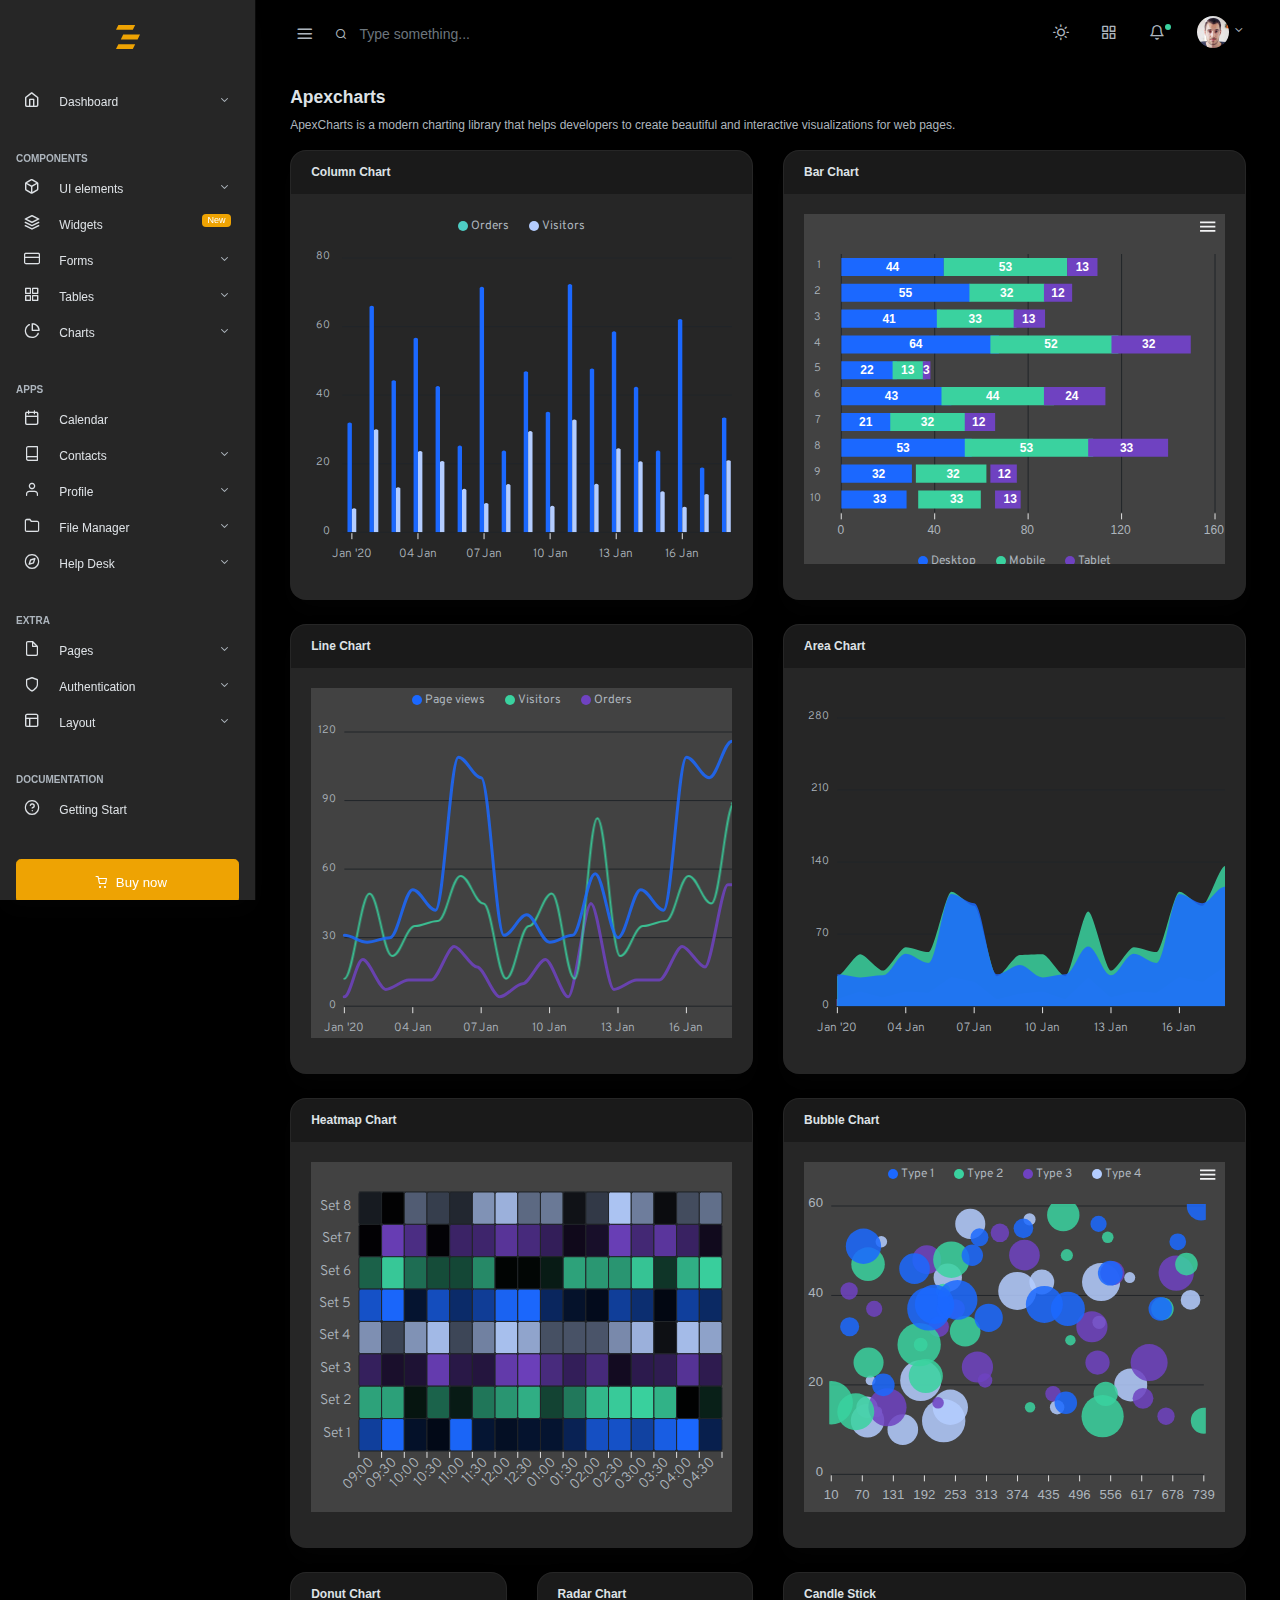
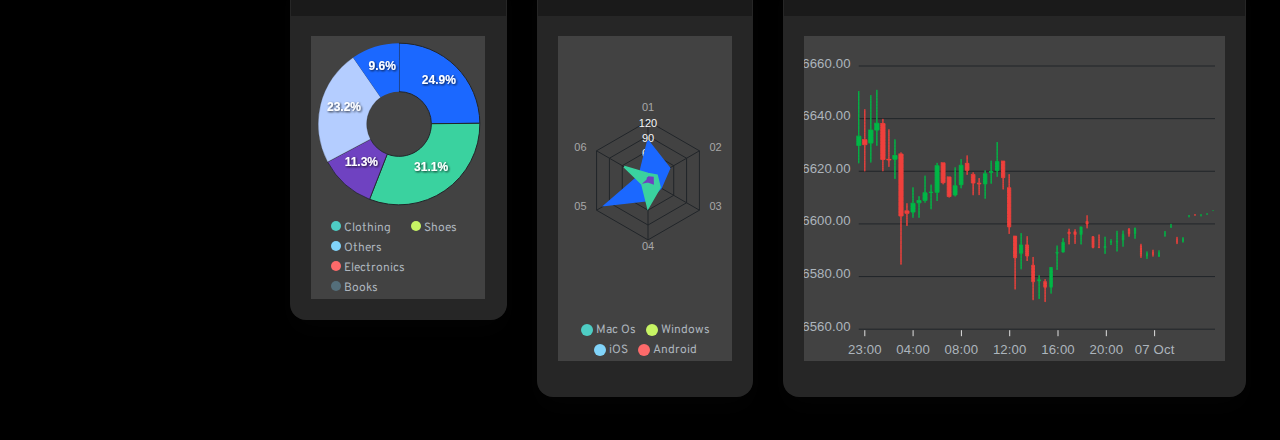
<file: chart-apexcharts.html>
<!doctype html>
<html lang="en">
  <head>
    <meta charset="utf-8">
    <meta name="viewport" content="width=device-width, initial-scale=1, shrink-to-fit=no">
    <meta name="description" content="">
    <meta name="author" content="">
    <link rel="icon" href="favicon.ico">
    <title>Tiny Dashboard - A Bootstrap Dashboard Template</title>
    <!-- Simple bar CSS -->
    <link rel="stylesheet" href="css/simplebar.css">
    <!-- Fonts CSS -->
    <link href="https://fonts.googleapis.com/css2?family=Overpass:ital,wght@0,100;0,200;0,300;0,400;0,600;0,700;0,800;0,900;1,100;1,200;1,300;1,400;1,600;1,700;1,800;1,900&display=swap" rel="stylesheet">
    <!-- Icons CSS -->
    <link rel="stylesheet" href="css/feather.css">
    <!-- Date Range Picker CSS -->
    <link rel="stylesheet" href="css/daterangepicker.css">
    <!-- App CSS -->
    <link rel="stylesheet" href="css/app-light.css" id="lightTheme" disabled>
    <link rel="stylesheet" href="css/app-dark.css" id="darkTheme">
  </head>
  <body class="vertical  dark  ">
    <div class="wrapper">
      <nav class="topnav navbar navbar-light">
        <button type="button" class="navbar-toggler text-muted mt-2 p-0 mr-3 collapseSidebar">
          <i class="fe fe-menu navbar-toggler-icon"></i>
        </button>
        <form class="form-inline mr-auto searchform text-muted">
          <input class="form-control mr-sm-2 bg-transparent border-0 pl-4 text-muted" type="search" placeholder="Type something..." aria-label="Search">
        </form>
        <ul class="nav">
          <li class="nav-item">
            <a class="nav-link text-muted my-2" href="#" id="modeSwitcher" data-mode="dark">
              <i class="fe fe-sun fe-16"></i>
            </a>
          </li>
          <li class="nav-item">
            <a class="nav-link text-muted my-2" href="./#" data-toggle="modal" data-target=".modal-shortcut">
              <span class="fe fe-grid fe-16"></span>
            </a>
          </li>
          <li class="nav-item nav-notif">
            <a class="nav-link text-muted my-2" href="./#" data-toggle="modal" data-target=".modal-notif">
              <span class="fe fe-bell fe-16"></span>
              <span class="dot dot-md bg-success"></span>
            </a>
          </li>
          <li class="nav-item dropdown">
            <a class="nav-link dropdown-toggle text-muted pr-0" href="#" id="navbarDropdownMenuLink" role="button" data-toggle="dropdown" aria-haspopup="true" aria-expanded="false">
              <span class="avatar avatar-sm mt-2">
                <img src="./assets/avatars/face-1.jpg" alt="..." class="avatar-img rounded-circle">
              </span>
            </a>
            <div class="dropdown-menu dropdown-menu-right" aria-labelledby="navbarDropdownMenuLink">
              <a class="dropdown-item" href="#">Profile</a>
              <a class="dropdown-item" href="#">Settings</a>
              <a class="dropdown-item" href="#">Activities</a>
            </div>
          </li>
        </ul>
      </nav>
      <aside class="sidebar-left border-right bg-white shadow" id="leftSidebar" data-simplebar>
        <a href="#" class="btn collapseSidebar toggle-btn d-lg-none text-muted ml-2 mt-3" data-toggle="toggle">
          <i class="fe fe-x"><span class="sr-only"></span></i>
        </a>
        <nav class="vertnav navbar navbar-light">
          <!-- nav bar -->
          <div class="w-100 mb-4 d-flex">
            <a class="navbar-brand mx-auto mt-2 flex-fill text-center" href="./index.html">
              <svg version="1.1" id="logo" class="navbar-brand-img brand-sm" xmlns="http://www.w3.org/2000/svg" xmlns:xlink="http://www.w3.org/1999/xlink" x="0px" y="0px" viewBox="0 0 120 120" xml:space="preserve">
                <g>
                  <polygon class="st0" points="78,105 15,105 24,87 87,87 	" />
                  <polygon class="st0" points="96,69 33,69 42,51 105,51 	" />
                  <polygon class="st0" points="78,33 15,33 24,15 87,15 	" />
                </g>
              </svg>
            </a>
          </div>
          <ul class="navbar-nav flex-fill w-100 mb-2">
            <li class="nav-item dropdown">
              <a href="#dashboard" data-toggle="collapse" aria-expanded="false" class="dropdown-toggle nav-link">
                <i class="fe fe-home fe-16"></i>
                <span class="ml-3 item-text">Dashboard</span><span class="sr-only">(current)</span>
              </a>
              <ul class="collapse list-unstyled pl-4 w-100" id="dashboard">
                <li class="nav-item active">
                  <a class="nav-link pl-3" href="./index.html"><span class="ml-1 item-text">Default</span></a>
                </li>
                <li class="nav-item">
                  <a class="nav-link pl-3" href="./dashboard-analytics.html"><span class="ml-1 item-text">Analytics</span></a>
                </li>
                <li class="nav-item">
                  <a class="nav-link pl-3" href="./dashboard-sales.html"><span class="ml-1 item-text">E-commerce</span></a>
                </li>
                <li class="nav-item">
                  <a class="nav-link pl-3" href="./dashboard-saas.html"><span class="ml-1 item-text">Saas Dashboard</span></a>
                </li>
                <li class="nav-item">
                  <a class="nav-link pl-3" href="./dashboard-system.html"><span class="ml-1 item-text">Systems</span></a>
                </li>
              </ul>
            </li>
          </ul>
          <p class="text-muted nav-heading mt-4 mb-1">
            <span>Components</span>
          </p>
          <ul class="navbar-nav flex-fill w-100 mb-2">
            <li class="nav-item dropdown">
              <a href="#ui-elements" data-toggle="collapse" aria-expanded="false" class="dropdown-toggle nav-link">
                <i class="fe fe-box fe-16"></i>
                <span class="ml-3 item-text">UI elements</span>
              </a>
              <ul class="collapse list-unstyled pl-4 w-100" id="ui-elements">
                <li class="nav-item">
                  <a class="nav-link pl-3" href="./ui-color.html"><span class="ml-1 item-text">Colors</span>
                  </a>
                </li>
                <li class="nav-item">
                  <a class="nav-link pl-3" href="./ui-typograpy.html"><span class="ml-1 item-text">Typograpy</span></a>
                </li>
                <li class="nav-item">
                  <a class="nav-link pl-3" href="./ui-icons.html"><span class="ml-1 item-text">Icons</span></a>
                </li>
                <li class="nav-item">
                  <a class="nav-link pl-3" href="./ui-buttons.html"><span class="ml-1 item-text">Buttons</span></a>
                </li>
                <li class="nav-item">
                  <a class="nav-link pl-3" href="./ui-notification.html"><span class="ml-1 item-text">Notifications</span></a>
                </li>
                <li class="nav-item">
                  <a class="nav-link pl-3" href="./ui-modals.html"><span class="ml-1 item-text">Modals</span></a>
                </li>
                <li class="nav-item">
                  <a class="nav-link pl-3" href="./ui-tabs-accordion.html"><span class="ml-1 item-text">Tabs & Accordion</span></a>
                </li>
                <li class="nav-item">
                  <a class="nav-link pl-3" href="./ui-progress.html"><span class="ml-1 item-text">Progress</span></a>
                </li>
              </ul>
            </li>
            <li class="nav-item w-100">
              <a class="nav-link" href="widgets.html">
                <i class="fe fe-layers fe-16"></i>
                <span class="ml-3 item-text">Widgets</span>
                <span class="badge badge-pill badge-primary">New</span>
              </a>
            </li>
            <li class="nav-item dropdown">
              <a href="#forms" data-toggle="collapse" aria-expanded="false" class="dropdown-toggle nav-link">
                <i class="fe fe-credit-card fe-16"></i>
                <span class="ml-3 item-text">Forms</span>
              </a>
              <ul class="collapse list-unstyled pl-4 w-100" id="forms">
                <li class="nav-item">
                  <a class="nav-link pl-3" href="./form_elements.html"><span class="ml-1 item-text">Basic Elements</span></a>
                </li>
                <li class="nav-item">
                  <a class="nav-link pl-3" href="./form_advanced.html"><span class="ml-1 item-text">Advanced Elements</span></a>
                </li>
                <li class="nav-item">
                  <a class="nav-link pl-3" href="./form_validation.html"><span class="ml-1 item-text">Validation</span></a>
                </li>
                <li class="nav-item">
                  <a class="nav-link pl-3" href="./form_wizard.html"><span class="ml-1 item-text">Wizard</span></a>
                </li>
                <li class="nav-item">
                  <a class="nav-link pl-3" href="./form_layouts.html"><span class="ml-1 item-text">Layouts</span></a>
                </li>
                <li class="nav-item">
                  <a class="nav-link pl-3" href="./form_upload.html"><span class="ml-1 item-text">File upload</span></a>
                </li>
              </ul>
            </li>
            <li class="nav-item dropdown">
              <a href="#tables" data-toggle="collapse" aria-expanded="false" class="dropdown-toggle nav-link">
                <i class="fe fe-grid fe-16"></i>
                <span class="ml-3 item-text">Tables</span>
              </a>
              <ul class="collapse list-unstyled pl-4 w-100" id="tables">
                <li class="nav-item">
                  <a class="nav-link pl-3" href="./table_basic.html"><span class="ml-1 item-text">Basic Tables</span></a>
                </li>
                <li class="nav-item">
                  <a class="nav-link pl-3" href="./table_advanced.html"><span class="ml-1 item-text">Advanced Tables</span></a>
                </li>
                <li class="nav-item">
                  <a class="nav-link pl-3" href="./table_datatables.html"><span class="ml-1 item-text">Data Tables</span></a>
                </li>
              </ul>
            </li>
            <li class="nav-item dropdown">
              <a href="#charts" data-toggle="collapse" aria-expanded="false" class="dropdown-toggle nav-link">
                <i class="fe fe-pie-chart fe-16"></i>
                <span class="ml-3 item-text">Charts</span>
              </a>
              <ul class="collapse list-unstyled pl-4 w-100" id="charts">
                <li class="nav-item">
                  <a class="nav-link pl-3" href="./chart-inline.html"><span class="ml-1 item-text">Inline Chart</span></a>
                </li>
                <li class="nav-item">
                  <a class="nav-link pl-3" href="./chart-chartjs.html"><span class="ml-1 item-text">Chartjs</span></a>
                </li>
                <li class="nav-item">
                  <a class="nav-link pl-3" href="./chart-apexcharts.html"><span class="ml-1 item-text">ApexCharts</span></a>
                </li>
                <li class="nav-item">
                  <a class="nav-link pl-3" href="./datamaps.html"><span class="ml-1 item-text">Datamaps</span></a>
                </li>
              </ul>
            </li>
          </ul>
          <p class="text-muted nav-heading mt-4 mb-1">
            <span>Apps</span>
          </p>
          <ul class="navbar-nav flex-fill w-100 mb-2">
            <li class="nav-item w-100">
              <a class="nav-link" href="calendar.html">
                <i class="fe fe-calendar fe-16"></i>
                <span class="ml-3 item-text">Calendar</span>
              </a>
            </li>
            <li class="nav-item dropdown">
              <a href="#contact" data-toggle="collapse" aria-expanded="false" class="dropdown-toggle nav-link">
                <i class="fe fe-book fe-16"></i>
                <span class="ml-3 item-text">Contacts</span>
              </a>
              <ul class="collapse list-unstyled pl-4 w-100" id="contact">
                <a class="nav-link pl-3" href="./contacts-list.html"><span class="ml-1">Contact List</span></a>
                <a class="nav-link pl-3" href="./contacts-grid.html"><span class="ml-1">Contact Grid</span></a>
                <a class="nav-link pl-3" href="./contacts-new.html"><span class="ml-1">New Contact</span></a>
              </ul>
            </li>
            <li class="nav-item dropdown">
              <a href="#profile" data-toggle="collapse" aria-expanded="false" class="dropdown-toggle nav-link">
                <i class="fe fe-user fe-16"></i>
                <span class="ml-3 item-text">Profile</span>
              </a>
              <ul class="collapse list-unstyled pl-4 w-100" id="profile">
                <a class="nav-link pl-3" href="./profile.html"><span class="ml-1">Overview</span></a>
                <a class="nav-link pl-3" href="./profile-settings.html"><span class="ml-1">Settings</span></a>
                <a class="nav-link pl-3" href="./profile-security.html"><span class="ml-1">Security</span></a>
                <a class="nav-link pl-3" href="./profile-notification.html"><span class="ml-1">Notifications</span></a>
              </ul>
            </li>
            <li class="nav-item dropdown">
              <a href="#fileman" data-toggle="collapse" aria-expanded="false" class="dropdown-toggle nav-link">
                <i class="fe fe-folder fe-16"></i>
                <span class="ml-3 item-text">File Manager</span>
              </a>
              <ul class="collapse list-unstyled pl-4 w-100" id="fileman">
                <a class="nav-link pl-3" href="./files-list.html"><span class="ml-1">Files List</span></a>
                <a class="nav-link pl-3" href="./files-grid.html"><span class="ml-1">Files Grid</span></a>
              </ul>
            </li>
            <li class="nav-item dropdown">
              <a href="#support" data-toggle="collapse" aria-expanded="false" class="dropdown-toggle nav-link">
                <i class="fe fe-compass fe-16"></i>
                <span class="ml-3 item-text">Help Desk</span>
              </a>
              <ul class="collapse list-unstyled pl-4 w-100" id="support">
                <a class="nav-link pl-3" href="./support-center.html"><span class="ml-1">Home</span></a>
                <a class="nav-link pl-3" href="./support-tickets.html"><span class="ml-1">Tickets</span></a>
                <a class="nav-link pl-3" href="./support-ticket-detail.html"><span class="ml-1">Ticket Detail</span></a>
                <a class="nav-link pl-3" href="./support-faqs.html"><span class="ml-1">FAQs</span></a>
              </ul>
            </li>
          </ul>
          <p class="text-muted nav-heading mt-4 mb-1">
            <span>Extra</span>
          </p>
          <ul class="navbar-nav flex-fill w-100 mb-2">
            <li class="nav-item dropdown">
              <a href="#pages" data-toggle="collapse" aria-expanded="false" class="dropdown-toggle nav-link">
                <i class="fe fe-file fe-16"></i>
                <span class="ml-3 item-text">Pages</span>
              </a>
              <ul class="collapse list-unstyled pl-4 w-100 w-100" id="pages">
                <li class="nav-item">
                  <a class="nav-link pl-3" href="./page-orders.html">
                    <span class="ml-1 item-text">Orders</span>
                  </a>
                </li>
                <li class="nav-item">
                  <a class="nav-link pl-3" href="./page-timeline.html">
                    <span class="ml-1 item-text">Timeline</span>
                  </a>
                </li>
                <li class="nav-item">
                  <a class="nav-link pl-3" href="./page-invoice.html">
                    <span class="ml-1 item-text">Invoice</span>
                  </a>
                </li>
                <li class="nav-item">
                  <a class="nav-link pl-3" href="./page-404.html">
                    <span class="ml-1 item-text">Page 404</span>
                  </a>
                </li>
                <li class="nav-item">
                  <a class="nav-link pl-3" href="./page-500.html">
                    <span class="ml-1 item-text">Page 500</span>
                  </a>
                </li>
                <li class="nav-item">
                  <a class="nav-link pl-3" href="./page-blank.html">
                    <span class="ml-1 item-text">Blank</span>
                  </a>
                </li>
              </ul>
            </li>
            <li class="nav-item dropdown">
              <a href="#auth" data-toggle="collapse" aria-expanded="false" class="dropdown-toggle nav-link">
                <i class="fe fe-shield fe-16"></i>
                <span class="ml-3 item-text">Authentication</span>
              </a>
              <ul class="collapse list-unstyled pl-4 w-100" id="auth">
                <a class="nav-link pl-3" href="./auth-login.html"><span class="ml-1">Login 1</span></a>
                <a class="nav-link pl-3" href="./auth-login-half.html"><span class="ml-1">Login 2</span></a>
                <a class="nav-link pl-3" href="./auth-register.html"><span class="ml-1">Register</span></a>
                <a class="nav-link pl-3" href="./auth-resetpw.html"><span class="ml-1">Reset Password</span></a>
                <a class="nav-link pl-3" href="./auth-confirm.html"><span class="ml-1">Confirm Password</span></a>
              </ul>
            </li>
            <li class="nav-item dropdown">
              <a href="#layouts" data-toggle="collapse" aria-expanded="false" class="dropdown-toggle nav-link">
                <i class="fe fe-layout fe-16"></i>
                <span class="ml-3 item-text">Layout</span>
              </a>
              <ul class="collapse list-unstyled pl-4 w-100" id="layouts">
                <li class="nav-item">
                  <a class="nav-link pl-3" href="./index.html"><span class="ml-1 item-text">Default</span></a>
                </li>
                <li class="nav-item">
                  <a class="nav-link pl-3" href="./index-horizontal.html"><span class="ml-1 item-text">Top Navigation</span></a>
                </li>
                <li class="nav-item">
                  <a class="nav-link pl-3" href="./index-boxed.html"><span class="ml-1 item-text">Boxed</span></a>
                </li>
              </ul>
            </li>
          </ul>
          <p class="text-muted nav-heading mt-4 mb-1">
            <span>Documentation</span>
          </p>
          <ul class="navbar-nav flex-fill w-100 mb-2">
            <li class="nav-item w-100">
              <a class="nav-link" href="../docs/index.html">
                <i class="fe fe-help-circle fe-16"></i>
                <span class="ml-3 item-text">Getting Start</span>
              </a>
            </li>
          </ul>
          <div class="btn-box w-100 mt-4 mb-1">
            <a href="https://themeforest.net/item/tinydash-bootstrap-html-admin-dashboard-template/27511269" target="_blank" class="btn mb-2 btn-primary btn-lg btn-block">
              <i class="fe fe-shopping-cart fe-12 mx-2"></i><span class="small">Buy now</span>
            </a>
          </div>
        </nav>
      </aside>
      <main role="main" class="main-content">
        <div class="container-fluid">
          <div class="row justify-content-center">
            <div class="col-12">
              <h2 class="h5 page-title">Apexcharts</h2>
              <p class="text-muted">ApexCharts is a modern charting library that helps developers to create beautiful and interactive visualizations for web pages.</p>
              <div class="row">
                <div class="col-12 col-lg-6 mb-4">
                  <div class="card shadow">
                    <div class="card-header">
                      <strong class="card-title mb-0">Column Chart</strong>
                    </div>
                    <div class="card-body">
                      <div id="columnChart"></div>
                    </div> <!-- /.card-body -->
                  </div> <!-- /.card -->
                </div> <!-- /. col -->
                <div class="col-12 col-lg-6 mb-4">
                  <div class="card shadow">
                    <div class="card-header">
                      <strong class="card-title mb-0">Bar Chart</strong>
                    </div>
                    <div class="card-body">
                      <div id="barChart"></div>
                    </div> <!-- /.card-body -->
                  </div> <!-- /.card -->
                </div> <!-- /. col -->
                <div class="col-12 col-lg-6 mb-4">
                  <div class="card shadow">
                    <div class="card-header">
                      <strong class="card-title mb-0">Line Chart</strong>
                    </div>
                    <div class="card-body">
                      <div id="lineChart"></div>
                    </div> <!-- /.card-body -->
                  </div> <!-- /.card -->
                </div> <!-- /. col -->
                <div class="col-12 col-lg-6 mb-4">
                  <div class="card shadow">
                    <div class="card-header">
                      <strong class="card-title mb-0">Area Chart</strong>
                    </div>
                    <div class="card-body">
                      <div id="areaChart"></div>
                    </div> <!-- /.card-body -->
                  </div> <!-- /.card -->
                </div> <!-- /. col -->
                <div class="col-12 col-lg-6 mb-4">
                  <div class="card shadow">
                    <div class="card-header">
                      <strong class="card-title mb-0">Heatmap Chart</strong>
                    </div>
                    <div class="card-body">
                      <div id="heatmapChart"></div>
                    </div> <!-- /.card-body -->
                  </div> <!-- /.card -->
                </div> <!-- /. col -->
                <div class="col-12 col-lg-6 mb-4">
                  <div class="card shadow">
                    <div class="card-header">
                      <strong class="card-title mb-0">Bubble Chart</strong>
                    </div>
                    <div class="card-body">
                      <div id="bubbleChart"></div>
                    </div> <!-- /.card-body -->
                  </div> <!-- /.card -->
                </div> <!-- /. col -->
                <div class="col-12 col-md-3">
                  <div class="card shadow mb-4">
                    <div class="card-header">
                      <strong class="card-title mb-0">Donut Chart</strong>
                    </div>
                    <div class="card-body text-center">
                      <div id="donutChart"></div>
                    </div> <!-- /.card-body -->
                  </div> <!-- /.card -->
                </div> <!-- /. col -->
                <div class="col-12 col-md-3">
                  <div class="card shadow mb-4">
                    <div class="card-header">
                      <strong class="card-title mb-0">Radar Chart</strong>
                    </div>
                    <div class="card-body">
                      <div id="radarChart"></div>
                    </div> <!-- /.card-body -->
                  </div> <!-- /.card -->
                </div> <!-- /. col -->
                <div class="col-12 col-md-6">
                  <div class="card shadow mb-4">
                    <div class="card-header">
                      <strong class="card-title mb-0">Candle Stick</strong>
                    </div>
                    <div class="card-body">
                      <div id="candleChart"></div>
                    </div> <!-- /.card-body -->
                  </div> <!-- /.card -->
                </div> <!-- /. col -->
              </div> <!-- end section -->
            </div> <!-- .col-12 -->
          </div> <!-- .row -->
        </div> <!-- .container-fluid -->
        <div class="modal fade modal-notif modal-slide" tabindex="-1" role="dialog" aria-labelledby="defaultModalLabel" aria-hidden="true">
          <div class="modal-dialog modal-sm" role="document">
            <div class="modal-content">
              <div class="modal-header">
                <h5 class="modal-title" id="defaultModalLabel">Notifications</h5>
                <button type="button" class="close" data-dismiss="modal" aria-label="Close">
                  <span aria-hidden="true">&times;</span>
                </button>
              </div>
              <div class="modal-body">
                <div class="list-group list-group-flush my-n3">
                  <div class="list-group-item bg-transparent">
                    <div class="row align-items-center">
                      <div class="col-auto">
                        <span class="fe fe-box fe-24"></span>
                      </div>
                      <div class="col">
                        <small><strong>Package has uploaded successfull</strong></small>
                        <div class="my-0 text-muted small">Package is zipped and uploaded</div>
                        <small class="badge badge-pill badge-light text-muted">1m ago</small>
                      </div>
                    </div>
                  </div>
                  <div class="list-group-item bg-transparent">
                    <div class="row align-items-center">
                      <div class="col-auto">
                        <span class="fe fe-download fe-24"></span>
                      </div>
                      <div class="col">
                        <small><strong>Widgets are updated successfull</strong></small>
                        <div class="my-0 text-muted small">Just create new layout Index, form, table</div>
                        <small class="badge badge-pill badge-light text-muted">2m ago</small>
                      </div>
                    </div>
                  </div>
                  <div class="list-group-item bg-transparent">
                    <div class="row align-items-center">
                      <div class="col-auto">
                        <span class="fe fe-inbox fe-24"></span>
                      </div>
                      <div class="col">
                        <small><strong>Notifications have been sent</strong></small>
                        <div class="my-0 text-muted small">Fusce dapibus, tellus ac cursus commodo</div>
                        <small class="badge badge-pill badge-light text-muted">30m ago</small>
                      </div>
                    </div> <!-- / .row -->
                  </div>
                  <div class="list-group-item bg-transparent">
                    <div class="row align-items-center">
                      <div class="col-auto">
                        <span class="fe fe-link fe-24"></span>
                      </div>
                      <div class="col">
                        <small><strong>Link was attached to menu</strong></small>
                        <div class="my-0 text-muted small">New layout has been attached to the menu</div>
                        <small class="badge badge-pill badge-light text-muted">1h ago</small>
                      </div>
                    </div>
                  </div> <!-- / .row -->
                </div> <!-- / .list-group -->
              </div>
              <div class="modal-footer">
                <button type="button" class="btn btn-secondary btn-block" data-dismiss="modal">Clear All</button>
              </div>
            </div>
          </div>
        </div>
        <div class="modal fade modal-shortcut modal-slide" tabindex="-1" role="dialog" aria-labelledby="defaultModalLabel" aria-hidden="true">
          <div class="modal-dialog" role="document">
            <div class="modal-content">
              <div class="modal-header">
                <h5 class="modal-title" id="defaultModalLabel">Shortcuts</h5>
                <button type="button" class="close" data-dismiss="modal" aria-label="Close">
                  <span aria-hidden="true">&times;</span>
                </button>
              </div>
              <div class="modal-body px-5">
                <div class="row align-items-center">
                  <div class="col-6 text-center">
                    <div class="squircle bg-success justify-content-center">
                      <i class="fe fe-cpu fe-32 align-self-center text-white"></i>
                    </div>
                    <p>Control area</p>
                  </div>
                  <div class="col-6 text-center">
                    <div class="squircle bg-primary justify-content-center">
                      <i class="fe fe-activity fe-32 align-self-center text-white"></i>
                    </div>
                    <p>Activity</p>
                  </div>
                </div>
                <div class="row align-items-center">
                  <div class="col-6 text-center">
                    <div class="squircle bg-primary justify-content-center">
                      <i class="fe fe-droplet fe-32 align-self-center text-white"></i>
                    </div>
                    <p>Droplet</p>
                  </div>
                  <div class="col-6 text-center">
                    <div class="squircle bg-primary justify-content-center">
                      <i class="fe fe-upload-cloud fe-32 align-self-center text-white"></i>
                    </div>
                    <p>Upload</p>
                  </div>
                </div>
                <div class="row align-items-center">
                  <div class="col-6 text-center">
                    <div class="squircle bg-primary justify-content-center">
                      <i class="fe fe-users fe-32 align-self-center text-white"></i>
                    </div>
                    <p>Users</p>
                  </div>
                  <div class="col-6 text-center">
                    <div class="squircle bg-primary justify-content-center">
                      <i class="fe fe-settings fe-32 align-self-center text-white"></i>
                    </div>
                    <p>Settings</p>
                  </div>
                </div>
              </div>
            </div>
          </div>
        </div>
      </main> <!-- main -->
    </div> <!-- .wrapper -->
    <script src="js/jquery.min.js"></script>
    <script src="js/popper.min.js"></script>
    <script src="js/moment.min.js"></script>
    <script src="js/bootstrap.min.js"></script>
    <script src="js/simplebar.min.js"></script>
    <script src='js/daterangepicker.js'></script>
    <script src='js/jquery.stickOnScroll.js'></script>
    <script src="js/tinycolor-min.js"></script>
    <script src="js/config.js"></script>
    <script src="js/d3.min.js"></script>
    <script src="js/topojson.min.js"></script>
    <script src="js/datamaps.all.min.js"></script>
    <script src="js/datamaps-zoomto.js"></script>
    <script src="js/datamaps.custom.js"></script>
    <script src="js/Chart.min.js"></script>
    <script>
      /* defind global options */
      Chart.defaults.global.defaultFontFamily = base.defaultFontFamily;
      Chart.defaults.global.defaultFontColor = colors.mutedColor;
    </script>
    <script src="js/gauge.min.js"></script>
    <script src="js/jquery.sparkline.min.js"></script>
    <script src="js/apexcharts.min.js"></script>
    <script src="js/apexcharts.custom.js"></script>
    <script src="js/apps.js"></script>
    <!-- Global site tag (gtag.js) - Google Analytics -->
    <script async src="https://www.googletagmanager.com/gtag/js?id=UA-56159088-1"></script>
    <script>
      window.dataLayer = window.dataLayer || [];

      function gtag()
      {
        dataLayer.push(arguments);
      }
      gtag('js', new Date());
      gtag('config', 'UA-56159088-1');
    </script>
  </body>
</html>
</file>
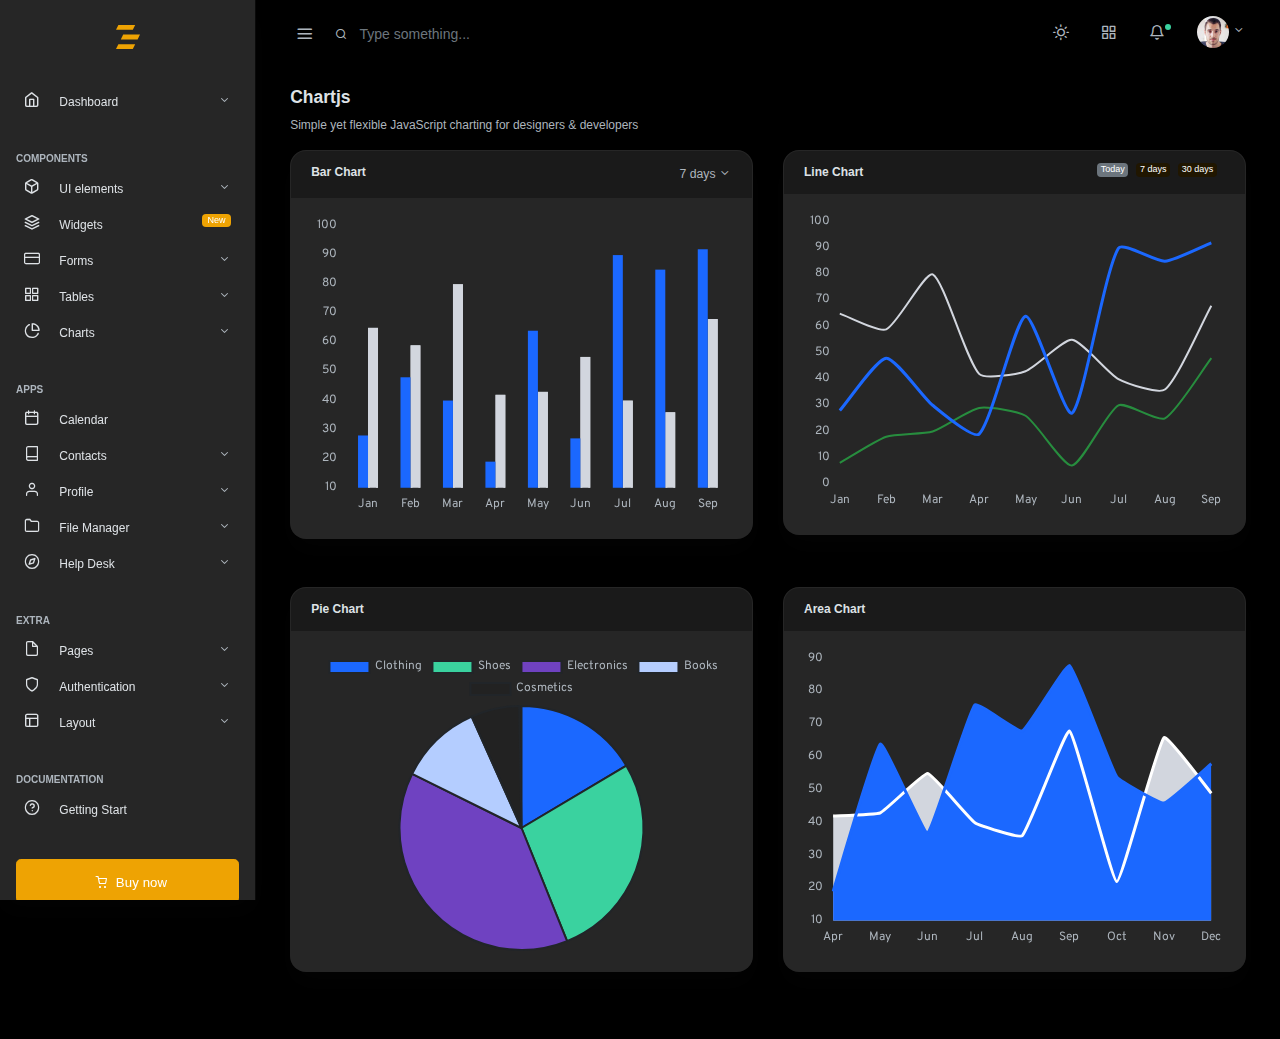
<file: chart-chartjs.html>
<!doctype html>
<html lang="en">
  <head>
    <meta charset="utf-8">
    <meta name="viewport" content="width=device-width, initial-scale=1, shrink-to-fit=no">
    <meta name="description" content="">
    <meta name="author" content="">
    <link rel="icon" href="favicon.ico">
    <title>Tiny Dashboard - A Bootstrap Dashboard Template</title>
    <!-- Simple bar CSS -->
    <link rel="stylesheet" href="css/simplebar.css">
    <!-- Fonts CSS -->
    <link href="https://fonts.googleapis.com/css2?family=Overpass:ital,wght@0,100;0,200;0,300;0,400;0,600;0,700;0,800;0,900;1,100;1,200;1,300;1,400;1,600;1,700;1,800;1,900&display=swap" rel="stylesheet">
    <!-- Icons CSS -->
    <link rel="stylesheet" href="css/feather.css">
    <!-- Date Range Picker CSS -->
    <link rel="stylesheet" href="css/daterangepicker.css">
    <!-- App CSS -->
    <link rel="stylesheet" href="css/app-light.css" id="lightTheme" disabled>
    <link rel="stylesheet" href="css/app-dark.css" id="darkTheme">
  </head>
  <body class="vertical  dark  ">
    <div class="wrapper">
      <nav class="topnav navbar navbar-light">
        <button type="button" class="navbar-toggler text-muted mt-2 p-0 mr-3 collapseSidebar">
          <i class="fe fe-menu navbar-toggler-icon"></i>
        </button>
        <form class="form-inline mr-auto searchform text-muted">
          <input class="form-control mr-sm-2 bg-transparent border-0 pl-4 text-muted" type="search" placeholder="Type something..." aria-label="Search">
        </form>
        <ul class="nav">
          <li class="nav-item">
            <a class="nav-link text-muted my-2" href="#" id="modeSwitcher" data-mode="dark">
              <i class="fe fe-sun fe-16"></i>
            </a>
          </li>
          <li class="nav-item">
            <a class="nav-link text-muted my-2" href="./#" data-toggle="modal" data-target=".modal-shortcut">
              <span class="fe fe-grid fe-16"></span>
            </a>
          </li>
          <li class="nav-item nav-notif">
            <a class="nav-link text-muted my-2" href="./#" data-toggle="modal" data-target=".modal-notif">
              <span class="fe fe-bell fe-16"></span>
              <span class="dot dot-md bg-success"></span>
            </a>
          </li>
          <li class="nav-item dropdown">
            <a class="nav-link dropdown-toggle text-muted pr-0" href="#" id="navbarDropdownMenuLink" role="button" data-toggle="dropdown" aria-haspopup="true" aria-expanded="false">
              <span class="avatar avatar-sm mt-2">
                <img src="./assets/avatars/face-1.jpg" alt="..." class="avatar-img rounded-circle">
              </span>
            </a>
            <div class="dropdown-menu dropdown-menu-right" aria-labelledby="navbarDropdownMenuLink">
              <a class="dropdown-item" href="#">Profile</a>
              <a class="dropdown-item" href="#">Settings</a>
              <a class="dropdown-item" href="#">Activities</a>
            </div>
          </li>
        </ul>
      </nav>
      <aside class="sidebar-left border-right bg-white shadow" id="leftSidebar" data-simplebar>
        <a href="#" class="btn collapseSidebar toggle-btn d-lg-none text-muted ml-2 mt-3" data-toggle="toggle">
          <i class="fe fe-x"><span class="sr-only"></span></i>
        </a>
        <nav class="vertnav navbar navbar-light">
          <!-- nav bar -->
          <div class="w-100 mb-4 d-flex">
            <a class="navbar-brand mx-auto mt-2 flex-fill text-center" href="./index.html">
              <svg version="1.1" id="logo" class="navbar-brand-img brand-sm" xmlns="http://www.w3.org/2000/svg" xmlns:xlink="http://www.w3.org/1999/xlink" x="0px" y="0px" viewBox="0 0 120 120" xml:space="preserve">
                <g>
                  <polygon class="st0" points="78,105 15,105 24,87 87,87 	" />
                  <polygon class="st0" points="96,69 33,69 42,51 105,51 	" />
                  <polygon class="st0" points="78,33 15,33 24,15 87,15 	" />
                </g>
              </svg>
            </a>
          </div>
          <ul class="navbar-nav flex-fill w-100 mb-2">
            <li class="nav-item dropdown">
              <a href="#dashboard" data-toggle="collapse" aria-expanded="false" class="dropdown-toggle nav-link">
                <i class="fe fe-home fe-16"></i>
                <span class="ml-3 item-text">Dashboard</span><span class="sr-only">(current)</span>
              </a>
              <ul class="collapse list-unstyled pl-4 w-100" id="dashboard">
                <li class="nav-item active">
                  <a class="nav-link pl-3" href="./index.html"><span class="ml-1 item-text">Default</span></a>
                </li>
                <li class="nav-item">
                  <a class="nav-link pl-3" href="./dashboard-analytics.html"><span class="ml-1 item-text">Analytics</span></a>
                </li>
                <li class="nav-item">
                  <a class="nav-link pl-3" href="./dashboard-sales.html"><span class="ml-1 item-text">E-commerce</span></a>
                </li>
                <li class="nav-item">
                  <a class="nav-link pl-3" href="./dashboard-saas.html"><span class="ml-1 item-text">Saas Dashboard</span></a>
                </li>
                <li class="nav-item">
                  <a class="nav-link pl-3" href="./dashboard-system.html"><span class="ml-1 item-text">Systems</span></a>
                </li>
              </ul>
            </li>
          </ul>
          <p class="text-muted nav-heading mt-4 mb-1">
            <span>Components</span>
          </p>
          <ul class="navbar-nav flex-fill w-100 mb-2">
            <li class="nav-item dropdown">
              <a href="#ui-elements" data-toggle="collapse" aria-expanded="false" class="dropdown-toggle nav-link">
                <i class="fe fe-box fe-16"></i>
                <span class="ml-3 item-text">UI elements</span>
              </a>
              <ul class="collapse list-unstyled pl-4 w-100" id="ui-elements">
                <li class="nav-item">
                  <a class="nav-link pl-3" href="./ui-color.html"><span class="ml-1 item-text">Colors</span>
                  </a>
                </li>
                <li class="nav-item">
                  <a class="nav-link pl-3" href="./ui-typograpy.html"><span class="ml-1 item-text">Typograpy</span></a>
                </li>
                <li class="nav-item">
                  <a class="nav-link pl-3" href="./ui-icons.html"><span class="ml-1 item-text">Icons</span></a>
                </li>
                <li class="nav-item">
                  <a class="nav-link pl-3" href="./ui-buttons.html"><span class="ml-1 item-text">Buttons</span></a>
                </li>
                <li class="nav-item">
                  <a class="nav-link pl-3" href="./ui-notification.html"><span class="ml-1 item-text">Notifications</span></a>
                </li>
                <li class="nav-item">
                  <a class="nav-link pl-3" href="./ui-modals.html"><span class="ml-1 item-text">Modals</span></a>
                </li>
                <li class="nav-item">
                  <a class="nav-link pl-3" href="./ui-tabs-accordion.html"><span class="ml-1 item-text">Tabs & Accordion</span></a>
                </li>
                <li class="nav-item">
                  <a class="nav-link pl-3" href="./ui-progress.html"><span class="ml-1 item-text">Progress</span></a>
                </li>
              </ul>
            </li>
            <li class="nav-item w-100">
              <a class="nav-link" href="widgets.html">
                <i class="fe fe-layers fe-16"></i>
                <span class="ml-3 item-text">Widgets</span>
                <span class="badge badge-pill badge-primary">New</span>
              </a>
            </li>
            <li class="nav-item dropdown">
              <a href="#forms" data-toggle="collapse" aria-expanded="false" class="dropdown-toggle nav-link">
                <i class="fe fe-credit-card fe-16"></i>
                <span class="ml-3 item-text">Forms</span>
              </a>
              <ul class="collapse list-unstyled pl-4 w-100" id="forms">
                <li class="nav-item">
                  <a class="nav-link pl-3" href="./form_elements.html"><span class="ml-1 item-text">Basic Elements</span></a>
                </li>
                <li class="nav-item">
                  <a class="nav-link pl-3" href="./form_advanced.html"><span class="ml-1 item-text">Advanced Elements</span></a>
                </li>
                <li class="nav-item">
                  <a class="nav-link pl-3" href="./form_validation.html"><span class="ml-1 item-text">Validation</span></a>
                </li>
                <li class="nav-item">
                  <a class="nav-link pl-3" href="./form_wizard.html"><span class="ml-1 item-text">Wizard</span></a>
                </li>
                <li class="nav-item">
                  <a class="nav-link pl-3" href="./form_layouts.html"><span class="ml-1 item-text">Layouts</span></a>
                </li>
                <li class="nav-item">
                  <a class="nav-link pl-3" href="./form_upload.html"><span class="ml-1 item-text">File upload</span></a>
                </li>
              </ul>
            </li>
            <li class="nav-item dropdown">
              <a href="#tables" data-toggle="collapse" aria-expanded="false" class="dropdown-toggle nav-link">
                <i class="fe fe-grid fe-16"></i>
                <span class="ml-3 item-text">Tables</span>
              </a>
              <ul class="collapse list-unstyled pl-4 w-100" id="tables">
                <li class="nav-item">
                  <a class="nav-link pl-3" href="./table_basic.html"><span class="ml-1 item-text">Basic Tables</span></a>
                </li>
                <li class="nav-item">
                  <a class="nav-link pl-3" href="./table_advanced.html"><span class="ml-1 item-text">Advanced Tables</span></a>
                </li>
                <li class="nav-item">
                  <a class="nav-link pl-3" href="./table_datatables.html"><span class="ml-1 item-text">Data Tables</span></a>
                </li>
              </ul>
            </li>
            <li class="nav-item dropdown">
              <a href="#charts" data-toggle="collapse" aria-expanded="false" class="dropdown-toggle nav-link">
                <i class="fe fe-pie-chart fe-16"></i>
                <span class="ml-3 item-text">Charts</span>
              </a>
              <ul class="collapse list-unstyled pl-4 w-100" id="charts">
                <li class="nav-item">
                  <a class="nav-link pl-3" href="./chart-inline.html"><span class="ml-1 item-text">Inline Chart</span></a>
                </li>
                <li class="nav-item">
                  <a class="nav-link pl-3" href="./chart-chartjs.html"><span class="ml-1 item-text">Chartjs</span></a>
                </li>
                <li class="nav-item">
                  <a class="nav-link pl-3" href="./chart-apexcharts.html"><span class="ml-1 item-text">ApexCharts</span></a>
                </li>
                <li class="nav-item">
                  <a class="nav-link pl-3" href="./datamaps.html"><span class="ml-1 item-text">Datamaps</span></a>
                </li>
              </ul>
            </li>
          </ul>
          <p class="text-muted nav-heading mt-4 mb-1">
            <span>Apps</span>
          </p>
          <ul class="navbar-nav flex-fill w-100 mb-2">
            <li class="nav-item w-100">
              <a class="nav-link" href="calendar.html">
                <i class="fe fe-calendar fe-16"></i>
                <span class="ml-3 item-text">Calendar</span>
              </a>
            </li>
            <li class="nav-item dropdown">
              <a href="#contact" data-toggle="collapse" aria-expanded="false" class="dropdown-toggle nav-link">
                <i class="fe fe-book fe-16"></i>
                <span class="ml-3 item-text">Contacts</span>
              </a>
              <ul class="collapse list-unstyled pl-4 w-100" id="contact">
                <a class="nav-link pl-3" href="./contacts-list.html"><span class="ml-1">Contact List</span></a>
                <a class="nav-link pl-3" href="./contacts-grid.html"><span class="ml-1">Contact Grid</span></a>
                <a class="nav-link pl-3" href="./contacts-new.html"><span class="ml-1">New Contact</span></a>
              </ul>
            </li>
            <li class="nav-item dropdown">
              <a href="#profile" data-toggle="collapse" aria-expanded="false" class="dropdown-toggle nav-link">
                <i class="fe fe-user fe-16"></i>
                <span class="ml-3 item-text">Profile</span>
              </a>
              <ul class="collapse list-unstyled pl-4 w-100" id="profile">
                <a class="nav-link pl-3" href="./profile.html"><span class="ml-1">Overview</span></a>
                <a class="nav-link pl-3" href="./profile-settings.html"><span class="ml-1">Settings</span></a>
                <a class="nav-link pl-3" href="./profile-security.html"><span class="ml-1">Security</span></a>
                <a class="nav-link pl-3" href="./profile-notification.html"><span class="ml-1">Notifications</span></a>
              </ul>
            </li>
            <li class="nav-item dropdown">
              <a href="#fileman" data-toggle="collapse" aria-expanded="false" class="dropdown-toggle nav-link">
                <i class="fe fe-folder fe-16"></i>
                <span class="ml-3 item-text">File Manager</span>
              </a>
              <ul class="collapse list-unstyled pl-4 w-100" id="fileman">
                <a class="nav-link pl-3" href="./files-list.html"><span class="ml-1">Files List</span></a>
                <a class="nav-link pl-3" href="./files-grid.html"><span class="ml-1">Files Grid</span></a>
              </ul>
            </li>
            <li class="nav-item dropdown">
              <a href="#support" data-toggle="collapse" aria-expanded="false" class="dropdown-toggle nav-link">
                <i class="fe fe-compass fe-16"></i>
                <span class="ml-3 item-text">Help Desk</span>
              </a>
              <ul class="collapse list-unstyled pl-4 w-100" id="support">
                <a class="nav-link pl-3" href="./support-center.html"><span class="ml-1">Home</span></a>
                <a class="nav-link pl-3" href="./support-tickets.html"><span class="ml-1">Tickets</span></a>
                <a class="nav-link pl-3" href="./support-ticket-detail.html"><span class="ml-1">Ticket Detail</span></a>
                <a class="nav-link pl-3" href="./support-faqs.html"><span class="ml-1">FAQs</span></a>
              </ul>
            </li>
          </ul>
          <p class="text-muted nav-heading mt-4 mb-1">
            <span>Extra</span>
          </p>
          <ul class="navbar-nav flex-fill w-100 mb-2">
            <li class="nav-item dropdown">
              <a href="#pages" data-toggle="collapse" aria-expanded="false" class="dropdown-toggle nav-link">
                <i class="fe fe-file fe-16"></i>
                <span class="ml-3 item-text">Pages</span>
              </a>
              <ul class="collapse list-unstyled pl-4 w-100 w-100" id="pages">
                <li class="nav-item">
                  <a class="nav-link pl-3" href="./page-orders.html">
                    <span class="ml-1 item-text">Orders</span>
                  </a>
                </li>
                <li class="nav-item">
                  <a class="nav-link pl-3" href="./page-timeline.html">
                    <span class="ml-1 item-text">Timeline</span>
                  </a>
                </li>
                <li class="nav-item">
                  <a class="nav-link pl-3" href="./page-invoice.html">
                    <span class="ml-1 item-text">Invoice</span>
                  </a>
                </li>
                <li class="nav-item">
                  <a class="nav-link pl-3" href="./page-404.html">
                    <span class="ml-1 item-text">Page 404</span>
                  </a>
                </li>
                <li class="nav-item">
                  <a class="nav-link pl-3" href="./page-500.html">
                    <span class="ml-1 item-text">Page 500</span>
                  </a>
                </li>
                <li class="nav-item">
                  <a class="nav-link pl-3" href="./page-blank.html">
                    <span class="ml-1 item-text">Blank</span>
                  </a>
                </li>
              </ul>
            </li>
            <li class="nav-item dropdown">
              <a href="#auth" data-toggle="collapse" aria-expanded="false" class="dropdown-toggle nav-link">
                <i class="fe fe-shield fe-16"></i>
                <span class="ml-3 item-text">Authentication</span>
              </a>
              <ul class="collapse list-unstyled pl-4 w-100" id="auth">
                <a class="nav-link pl-3" href="./auth-login.html"><span class="ml-1">Login 1</span></a>
                <a class="nav-link pl-3" href="./auth-login-half.html"><span class="ml-1">Login 2</span></a>
                <a class="nav-link pl-3" href="./auth-register.html"><span class="ml-1">Register</span></a>
                <a class="nav-link pl-3" href="./auth-resetpw.html"><span class="ml-1">Reset Password</span></a>
                <a class="nav-link pl-3" href="./auth-confirm.html"><span class="ml-1">Confirm Password</span></a>
              </ul>
            </li>
            <li class="nav-item dropdown">
              <a href="#layouts" data-toggle="collapse" aria-expanded="false" class="dropdown-toggle nav-link">
                <i class="fe fe-layout fe-16"></i>
                <span class="ml-3 item-text">Layout</span>
              </a>
              <ul class="collapse list-unstyled pl-4 w-100" id="layouts">
                <li class="nav-item">
                  <a class="nav-link pl-3" href="./index.html"><span class="ml-1 item-text">Default</span></a>
                </li>
                <li class="nav-item">
                  <a class="nav-link pl-3" href="./index-horizontal.html"><span class="ml-1 item-text">Top Navigation</span></a>
                </li>
                <li class="nav-item">
                  <a class="nav-link pl-3" href="./index-boxed.html"><span class="ml-1 item-text">Boxed</span></a>
                </li>
              </ul>
            </li>
          </ul>
          <p class="text-muted nav-heading mt-4 mb-1">
            <span>Documentation</span>
          </p>
          <ul class="navbar-nav flex-fill w-100 mb-2">
            <li class="nav-item w-100">
              <a class="nav-link" href="../docs/index.html">
                <i class="fe fe-help-circle fe-16"></i>
                <span class="ml-3 item-text">Getting Start</span>
              </a>
            </li>
          </ul>
          <div class="btn-box w-100 mt-4 mb-1">
            <a href="https://themeforest.net/item/tinydash-bootstrap-html-admin-dashboard-template/27511269" target="_blank" class="btn mb-2 btn-primary btn-lg btn-block">
              <i class="fe fe-shopping-cart fe-12 mx-2"></i><span class="small">Buy now</span>
            </a>
          </div>
        </nav>
      </aside>
      <main role="main" class="main-content">
        <div class="container-fluid">
          <div class="row justify-content-center">
            <div class="col-12">
              <h2 class="h5 page-title">Chartjs</h2>
              <p class="text-muted">Simple yet flexible JavaScript charting for designers & developers</p>
              <div class="row">
                <div class="col-md-6 mb-4">
                  <div class="card shadow">
                    <div class="card-header">
                      <strong class="card-title mb-0">Bar Chart</strong>
                      <div class="dropdown float-right">
                        <button class="btn btn-sm btn-link text-muted dropdown-toggle p-0" type="button" id="rangeDropdown" data-toggle="dropdown" aria-haspopup="true" aria-expanded="false"> 7 days </button>
                        <div class="dropdown-menu dropdown-menu-right" aria-labelledby="rangeDropdown">
                          <a class="dropdown-item small text-muted" href="#">30 days</a>
                          <a class="dropdown-item small active" href="#">90 days</a>
                          <a class="dropdown-item small text-muted" href="#">All</a>
                        </div>
                      </div>
                    </div>
                    <div class="card-body">
                      <canvas id="barChartjs" width="400" height="300"></canvas>
                    </div> <!-- /.card-body -->
                  </div> <!-- /.card -->
                </div> <!-- /. col -->
                <div class="col-md-6 mb-4">
                  <div class="card shadow">
                    <div class="card-header">
                      <strong class="card-title mb-0">Line Chart</strong>
                      <span class="badge badge-light float-right mr-2">30 days</span>
                      <span class="badge badge-light float-right mr-2">7 days</span>
                      <span class="badge badge-secondary float-right mr-2">Today</span>
                    </div>
                    <div class="card-body">
                      <canvas id="lineChartjs" width="400" height="300"></canvas>
                    </div> <!-- /.card-body -->
                  </div> <!-- /.card -->
                </div> <!-- /. col -->
              </div> <!-- end section -->
              <div class="row my-4">
                <div class="col-md-6 mb-4">
                  <div class="card shadow">
                    <div class="card-header">
                      <strong class="card-title mb-0">Pie Chart</strong>
                    </div>
                    <div class="card-body">
                      <canvas id="pieChartjs" width="400" height="300"></canvas>
                    </div> <!-- /.card-body -->
                  </div> <!-- /.card -->
                </div> <!-- /. col -->
                <div class="col-md-6 mb-4">
                  <div class="card shadow">
                    <div class="card-header">
                      <strong class="card-title mb-0">Area Chart</strong>
                    </div>
                    <div class="card-body">
                      <canvas id="areaChartjs" width="400" height="300"></canvas>
                    </div> <!-- /.card-body -->
                  </div> <!-- /.card -->
                </div> <!-- /. col -->
              </div> <!-- end section -->
            </div> <!-- .col-12 -->
          </div> <!-- .row -->
        </div> <!-- .container-fluid -->
        <div class="modal fade modal-notif modal-slide" tabindex="-1" role="dialog" aria-labelledby="defaultModalLabel" aria-hidden="true">
          <div class="modal-dialog modal-sm" role="document">
            <div class="modal-content">
              <div class="modal-header">
                <h5 class="modal-title" id="defaultModalLabel">Notifications</h5>
                <button type="button" class="close" data-dismiss="modal" aria-label="Close">
                  <span aria-hidden="true">&times;</span>
                </button>
              </div>
              <div class="modal-body">
                <div class="list-group list-group-flush my-n3">
                  <div class="list-group-item bg-transparent">
                    <div class="row align-items-center">
                      <div class="col-auto">
                        <span class="fe fe-box fe-24"></span>
                      </div>
                      <div class="col">
                        <small><strong>Package has uploaded successfull</strong></small>
                        <div class="my-0 text-muted small">Package is zipped and uploaded</div>
                        <small class="badge badge-pill badge-light text-muted">1m ago</small>
                      </div>
                    </div>
                  </div>
                  <div class="list-group-item bg-transparent">
                    <div class="row align-items-center">
                      <div class="col-auto">
                        <span class="fe fe-download fe-24"></span>
                      </div>
                      <div class="col">
                        <small><strong>Widgets are updated successfull</strong></small>
                        <div class="my-0 text-muted small">Just create new layout Index, form, table</div>
                        <small class="badge badge-pill badge-light text-muted">2m ago</small>
                      </div>
                    </div>
                  </div>
                  <div class="list-group-item bg-transparent">
                    <div class="row align-items-center">
                      <div class="col-auto">
                        <span class="fe fe-inbox fe-24"></span>
                      </div>
                      <div class="col">
                        <small><strong>Notifications have been sent</strong></small>
                        <div class="my-0 text-muted small">Fusce dapibus, tellus ac cursus commodo</div>
                        <small class="badge badge-pill badge-light text-muted">30m ago</small>
                      </div>
                    </div> <!-- / .row -->
                  </div>
                  <div class="list-group-item bg-transparent">
                    <div class="row align-items-center">
                      <div class="col-auto">
                        <span class="fe fe-link fe-24"></span>
                      </div>
                      <div class="col">
                        <small><strong>Link was attached to menu</strong></small>
                        <div class="my-0 text-muted small">New layout has been attached to the menu</div>
                        <small class="badge badge-pill badge-light text-muted">1h ago</small>
                      </div>
                    </div>
                  </div> <!-- / .row -->
                </div> <!-- / .list-group -->
              </div>
              <div class="modal-footer">
                <button type="button" class="btn btn-secondary btn-block" data-dismiss="modal">Clear All</button>
              </div>
            </div>
          </div>
        </div>
        <div class="modal fade modal-shortcut modal-slide" tabindex="-1" role="dialog" aria-labelledby="defaultModalLabel" aria-hidden="true">
          <div class="modal-dialog" role="document">
            <div class="modal-content">
              <div class="modal-header">
                <h5 class="modal-title" id="defaultModalLabel">Shortcuts</h5>
                <button type="button" class="close" data-dismiss="modal" aria-label="Close">
                  <span aria-hidden="true">&times;</span>
                </button>
              </div>
              <div class="modal-body px-5">
                <div class="row align-items-center">
                  <div class="col-6 text-center">
                    <div class="squircle bg-success justify-content-center">
                      <i class="fe fe-cpu fe-32 align-self-center text-white"></i>
                    </div>
                    <p>Control area</p>
                  </div>
                  <div class="col-6 text-center">
                    <div class="squircle bg-primary justify-content-center">
                      <i class="fe fe-activity fe-32 align-self-center text-white"></i>
                    </div>
                    <p>Activity</p>
                  </div>
                </div>
                <div class="row align-items-center">
                  <div class="col-6 text-center">
                    <div class="squircle bg-primary justify-content-center">
                      <i class="fe fe-droplet fe-32 align-self-center text-white"></i>
                    </div>
                    <p>Droplet</p>
                  </div>
                  <div class="col-6 text-center">
                    <div class="squircle bg-primary justify-content-center">
                      <i class="fe fe-upload-cloud fe-32 align-self-center text-white"></i>
                    </div>
                    <p>Upload</p>
                  </div>
                </div>
                <div class="row align-items-center">
                  <div class="col-6 text-center">
                    <div class="squircle bg-primary justify-content-center">
                      <i class="fe fe-users fe-32 align-self-center text-white"></i>
                    </div>
                    <p>Users</p>
                  </div>
                  <div class="col-6 text-center">
                    <div class="squircle bg-primary justify-content-center">
                      <i class="fe fe-settings fe-32 align-self-center text-white"></i>
                    </div>
                    <p>Settings</p>
                  </div>
                </div>
              </div>
            </div>
          </div>
        </div>
      </main> <!-- main -->
    </div> <!-- .wrapper -->
    <script src="js/jquery.min.js"></script>
    <script src="js/popper.min.js"></script>
    <script src="js/moment.min.js"></script>
    <script src="js/bootstrap.min.js"></script>
    <script src="js/simplebar.min.js"></script>
    <script src='js/daterangepicker.js'></script>
    <script src='js/jquery.stickOnScroll.js'></script>
    <script src="js/tinycolor-min.js"></script>
    <script src="js/config.js"></script>
    <script src="js/d3.min.js"></script>
    <script src="js/topojson.min.js"></script>
    <script src="js/datamaps.all.min.js"></script>
    <script src="js/datamaps-zoomto.js"></script>
    <script src="js/datamaps.custom.js"></script>
    <script src="js/Chart.min.js"></script>
    <script>
      /* defind global options */
      Chart.defaults.global.defaultFontFamily = base.defaultFontFamily;
      Chart.defaults.global.defaultFontColor = colors.mutedColor;
    </script>
    <script src="js/gauge.min.js"></script>
    <script src="js/jquery.sparkline.min.js"></script>
    <script src="js/apexcharts.min.js"></script>
    <script src="js/apexcharts.custom.js"></script>
    <script src="js/apps.js"></script>
    <!-- Global site tag (gtag.js) - Google Analytics -->
    <script async src="https://www.googletagmanager.com/gtag/js?id=UA-56159088-1"></script>
    <script>
      window.dataLayer = window.dataLayer || [];

      function gtag()
      {
        dataLayer.push(arguments);
      }
      gtag('js', new Date());
      gtag('config', 'UA-56159088-1');
    </script>
  </body>
</html>
</file>
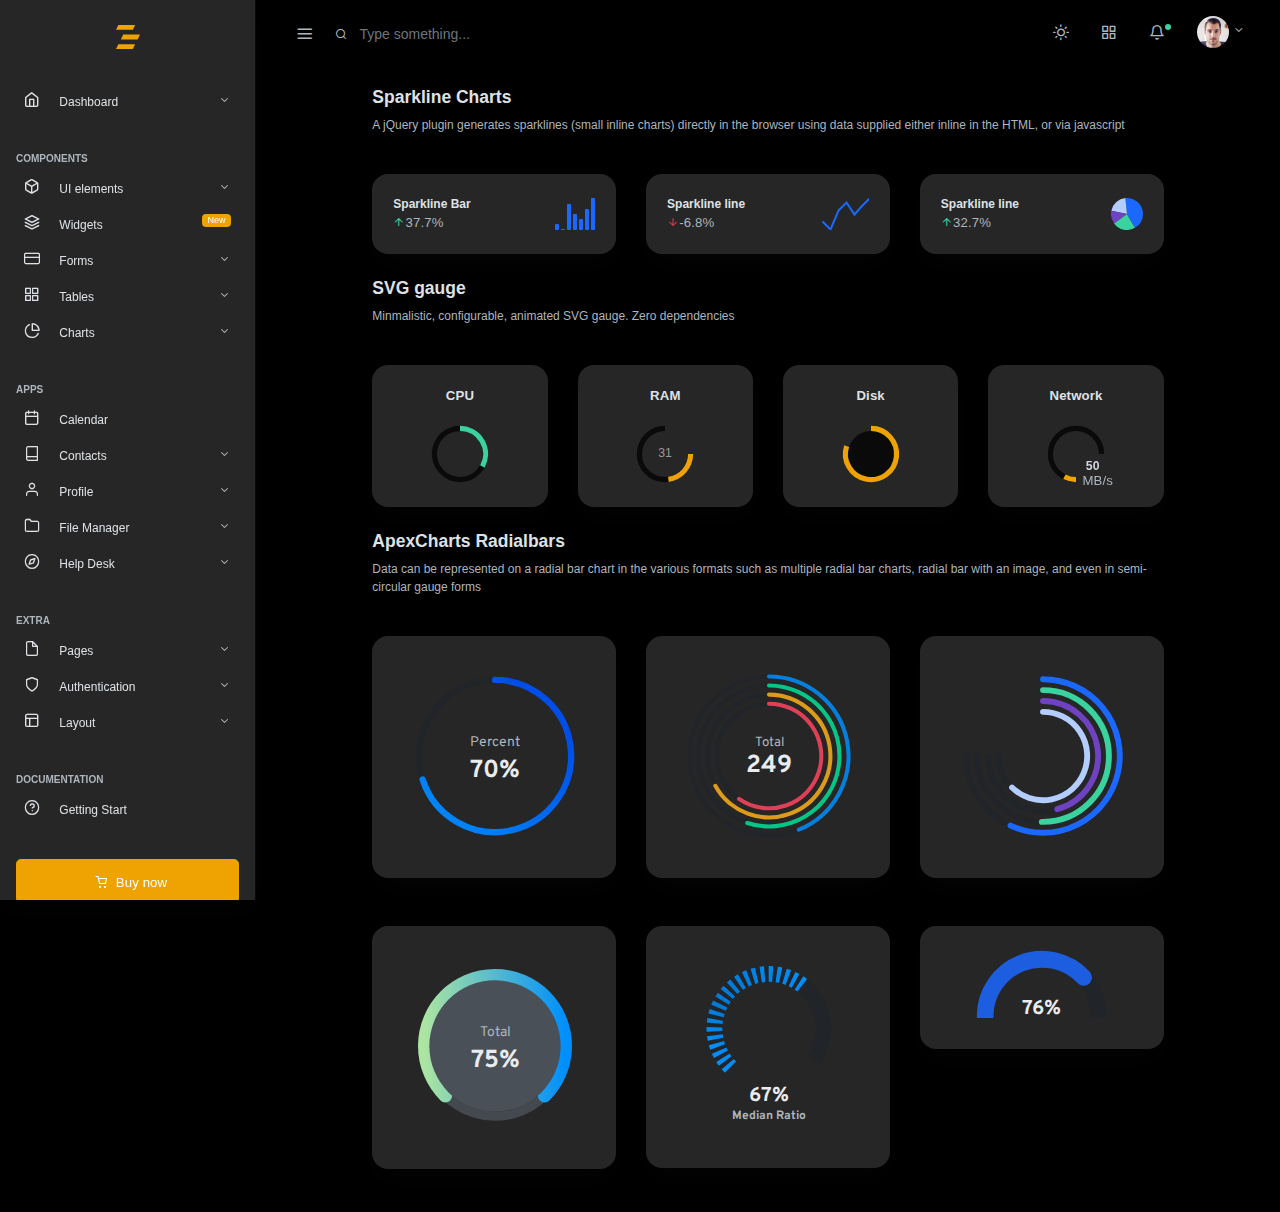
<file: chart-inline.html>
<!doctype html>
<html lang="en">
  <head>
    <meta charset="utf-8">
    <meta name="viewport" content="width=device-width, initial-scale=1, shrink-to-fit=no">
    <meta name="description" content="">
    <meta name="author" content="">
    <link rel="icon" href="favicon.ico">
    <title>Tiny Dashboard - A Bootstrap Dashboard Template</title>
    <!-- Simple bar CSS -->
    <link rel="stylesheet" href="css/simplebar.css">
    <!-- Fonts CSS -->
    <link href="https://fonts.googleapis.com/css2?family=Overpass:ital,wght@0,100;0,200;0,300;0,400;0,600;0,700;0,800;0,900;1,100;1,200;1,300;1,400;1,600;1,700;1,800;1,900&display=swap" rel="stylesheet">
    <!-- Icons CSS -->
    <link rel="stylesheet" href="css/feather.css">
    <!-- Date Range Picker CSS -->
    <link rel="stylesheet" href="css/daterangepicker.css">
    <!-- App CSS -->
    <link rel="stylesheet" href="css/app-light.css" id="lightTheme" disabled>
    <link rel="stylesheet" href="css/app-dark.css" id="darkTheme">
  </head>
  <body class="vertical  dark  ">
    <div class="wrapper">
      <nav class="topnav navbar navbar-light">
        <button type="button" class="navbar-toggler text-muted mt-2 p-0 mr-3 collapseSidebar">
          <i class="fe fe-menu navbar-toggler-icon"></i>
        </button>
        <form class="form-inline mr-auto searchform text-muted">
          <input class="form-control mr-sm-2 bg-transparent border-0 pl-4 text-muted" type="search" placeholder="Type something..." aria-label="Search">
        </form>
        <ul class="nav">
          <li class="nav-item">
            <a class="nav-link text-muted my-2" href="#" id="modeSwitcher" data-mode="dark">
              <i class="fe fe-sun fe-16"></i>
            </a>
          </li>
          <li class="nav-item">
            <a class="nav-link text-muted my-2" href="./#" data-toggle="modal" data-target=".modal-shortcut">
              <span class="fe fe-grid fe-16"></span>
            </a>
          </li>
          <li class="nav-item nav-notif">
            <a class="nav-link text-muted my-2" href="./#" data-toggle="modal" data-target=".modal-notif">
              <span class="fe fe-bell fe-16"></span>
              <span class="dot dot-md bg-success"></span>
            </a>
          </li>
          <li class="nav-item dropdown">
            <a class="nav-link dropdown-toggle text-muted pr-0" href="#" id="navbarDropdownMenuLink" role="button" data-toggle="dropdown" aria-haspopup="true" aria-expanded="false">
              <span class="avatar avatar-sm mt-2">
                <img src="./assets/avatars/face-1.jpg" alt="..." class="avatar-img rounded-circle">
              </span>
            </a>
            <div class="dropdown-menu dropdown-menu-right" aria-labelledby="navbarDropdownMenuLink">
              <a class="dropdown-item" href="#">Profile</a>
              <a class="dropdown-item" href="#">Settings</a>
              <a class="dropdown-item" href="#">Activities</a>
            </div>
          </li>
        </ul>
      </nav>
      <aside class="sidebar-left border-right bg-white shadow" id="leftSidebar" data-simplebar>
        <a href="#" class="btn collapseSidebar toggle-btn d-lg-none text-muted ml-2 mt-3" data-toggle="toggle">
          <i class="fe fe-x"><span class="sr-only"></span></i>
        </a>
        <nav class="vertnav navbar navbar-light">
          <!-- nav bar -->
          <div class="w-100 mb-4 d-flex">
            <a class="navbar-brand mx-auto mt-2 flex-fill text-center" href="./index.html">
              <svg version="1.1" id="logo" class="navbar-brand-img brand-sm" xmlns="http://www.w3.org/2000/svg" xmlns:xlink="http://www.w3.org/1999/xlink" x="0px" y="0px" viewBox="0 0 120 120" xml:space="preserve">
                <g>
                  <polygon class="st0" points="78,105 15,105 24,87 87,87 	" />
                  <polygon class="st0" points="96,69 33,69 42,51 105,51 	" />
                  <polygon class="st0" points="78,33 15,33 24,15 87,15 	" />
                </g>
              </svg>
            </a>
          </div>
          <ul class="navbar-nav flex-fill w-100 mb-2">
            <li class="nav-item dropdown">
              <a href="#dashboard" data-toggle="collapse" aria-expanded="false" class="dropdown-toggle nav-link">
                <i class="fe fe-home fe-16"></i>
                <span class="ml-3 item-text">Dashboard</span><span class="sr-only">(current)</span>
              </a>
              <ul class="collapse list-unstyled pl-4 w-100" id="dashboard">
                <li class="nav-item active">
                  <a class="nav-link pl-3" href="./index.html"><span class="ml-1 item-text">Default</span></a>
                </li>
                <li class="nav-item">
                  <a class="nav-link pl-3" href="./dashboard-analytics.html"><span class="ml-1 item-text">Analytics</span></a>
                </li>
                <li class="nav-item">
                  <a class="nav-link pl-3" href="./dashboard-sales.html"><span class="ml-1 item-text">E-commerce</span></a>
                </li>
                <li class="nav-item">
                  <a class="nav-link pl-3" href="./dashboard-saas.html"><span class="ml-1 item-text">Saas Dashboard</span></a>
                </li>
                <li class="nav-item">
                  <a class="nav-link pl-3" href="./dashboard-system.html"><span class="ml-1 item-text">Systems</span></a>
                </li>
              </ul>
            </li>
          </ul>
          <p class="text-muted nav-heading mt-4 mb-1">
            <span>Components</span>
          </p>
          <ul class="navbar-nav flex-fill w-100 mb-2">
            <li class="nav-item dropdown">
              <a href="#ui-elements" data-toggle="collapse" aria-expanded="false" class="dropdown-toggle nav-link">
                <i class="fe fe-box fe-16"></i>
                <span class="ml-3 item-text">UI elements</span>
              </a>
              <ul class="collapse list-unstyled pl-4 w-100" id="ui-elements">
                <li class="nav-item">
                  <a class="nav-link pl-3" href="./ui-color.html"><span class="ml-1 item-text">Colors</span>
                  </a>
                </li>
                <li class="nav-item">
                  <a class="nav-link pl-3" href="./ui-typograpy.html"><span class="ml-1 item-text">Typograpy</span></a>
                </li>
                <li class="nav-item">
                  <a class="nav-link pl-3" href="./ui-icons.html"><span class="ml-1 item-text">Icons</span></a>
                </li>
                <li class="nav-item">
                  <a class="nav-link pl-3" href="./ui-buttons.html"><span class="ml-1 item-text">Buttons</span></a>
                </li>
                <li class="nav-item">
                  <a class="nav-link pl-3" href="./ui-notification.html"><span class="ml-1 item-text">Notifications</span></a>
                </li>
                <li class="nav-item">
                  <a class="nav-link pl-3" href="./ui-modals.html"><span class="ml-1 item-text">Modals</span></a>
                </li>
                <li class="nav-item">
                  <a class="nav-link pl-3" href="./ui-tabs-accordion.html"><span class="ml-1 item-text">Tabs & Accordion</span></a>
                </li>
                <li class="nav-item">
                  <a class="nav-link pl-3" href="./ui-progress.html"><span class="ml-1 item-text">Progress</span></a>
                </li>
              </ul>
            </li>
            <li class="nav-item w-100">
              <a class="nav-link" href="widgets.html">
                <i class="fe fe-layers fe-16"></i>
                <span class="ml-3 item-text">Widgets</span>
                <span class="badge badge-pill badge-primary">New</span>
              </a>
            </li>
            <li class="nav-item dropdown">
              <a href="#forms" data-toggle="collapse" aria-expanded="false" class="dropdown-toggle nav-link">
                <i class="fe fe-credit-card fe-16"></i>
                <span class="ml-3 item-text">Forms</span>
              </a>
              <ul class="collapse list-unstyled pl-4 w-100" id="forms">
                <li class="nav-item">
                  <a class="nav-link pl-3" href="./form_elements.html"><span class="ml-1 item-text">Basic Elements</span></a>
                </li>
                <li class="nav-item">
                  <a class="nav-link pl-3" href="./form_advanced.html"><span class="ml-1 item-text">Advanced Elements</span></a>
                </li>
                <li class="nav-item">
                  <a class="nav-link pl-3" href="./form_validation.html"><span class="ml-1 item-text">Validation</span></a>
                </li>
                <li class="nav-item">
                  <a class="nav-link pl-3" href="./form_wizard.html"><span class="ml-1 item-text">Wizard</span></a>
                </li>
                <li class="nav-item">
                  <a class="nav-link pl-3" href="./form_layouts.html"><span class="ml-1 item-text">Layouts</span></a>
                </li>
                <li class="nav-item">
                  <a class="nav-link pl-3" href="./form_upload.html"><span class="ml-1 item-text">File upload</span></a>
                </li>
              </ul>
            </li>
            <li class="nav-item dropdown">
              <a href="#tables" data-toggle="collapse" aria-expanded="false" class="dropdown-toggle nav-link">
                <i class="fe fe-grid fe-16"></i>
                <span class="ml-3 item-text">Tables</span>
              </a>
              <ul class="collapse list-unstyled pl-4 w-100" id="tables">
                <li class="nav-item">
                  <a class="nav-link pl-3" href="./table_basic.html"><span class="ml-1 item-text">Basic Tables</span></a>
                </li>
                <li class="nav-item">
                  <a class="nav-link pl-3" href="./table_advanced.html"><span class="ml-1 item-text">Advanced Tables</span></a>
                </li>
                <li class="nav-item">
                  <a class="nav-link pl-3" href="./table_datatables.html"><span class="ml-1 item-text">Data Tables</span></a>
                </li>
              </ul>
            </li>
            <li class="nav-item dropdown">
              <a href="#charts" data-toggle="collapse" aria-expanded="false" class="dropdown-toggle nav-link">
                <i class="fe fe-pie-chart fe-16"></i>
                <span class="ml-3 item-text">Charts</span>
              </a>
              <ul class="collapse list-unstyled pl-4 w-100" id="charts">
                <li class="nav-item">
                  <a class="nav-link pl-3" href="./chart-inline.html"><span class="ml-1 item-text">Inline Chart</span></a>
                </li>
                <li class="nav-item">
                  <a class="nav-link pl-3" href="./chart-chartjs.html"><span class="ml-1 item-text">Chartjs</span></a>
                </li>
                <li class="nav-item">
                  <a class="nav-link pl-3" href="./chart-apexcharts.html"><span class="ml-1 item-text">ApexCharts</span></a>
                </li>
                <li class="nav-item">
                  <a class="nav-link pl-3" href="./datamaps.html"><span class="ml-1 item-text">Datamaps</span></a>
                </li>
              </ul>
            </li>
          </ul>
          <p class="text-muted nav-heading mt-4 mb-1">
            <span>Apps</span>
          </p>
          <ul class="navbar-nav flex-fill w-100 mb-2">
            <li class="nav-item w-100">
              <a class="nav-link" href="calendar.html">
                <i class="fe fe-calendar fe-16"></i>
                <span class="ml-3 item-text">Calendar</span>
              </a>
            </li>
            <li class="nav-item dropdown">
              <a href="#contact" data-toggle="collapse" aria-expanded="false" class="dropdown-toggle nav-link">
                <i class="fe fe-book fe-16"></i>
                <span class="ml-3 item-text">Contacts</span>
              </a>
              <ul class="collapse list-unstyled pl-4 w-100" id="contact">
                <a class="nav-link pl-3" href="./contacts-list.html"><span class="ml-1">Contact List</span></a>
                <a class="nav-link pl-3" href="./contacts-grid.html"><span class="ml-1">Contact Grid</span></a>
                <a class="nav-link pl-3" href="./contacts-new.html"><span class="ml-1">New Contact</span></a>
              </ul>
            </li>
            <li class="nav-item dropdown">
              <a href="#profile" data-toggle="collapse" aria-expanded="false" class="dropdown-toggle nav-link">
                <i class="fe fe-user fe-16"></i>
                <span class="ml-3 item-text">Profile</span>
              </a>
              <ul class="collapse list-unstyled pl-4 w-100" id="profile">
                <a class="nav-link pl-3" href="./profile.html"><span class="ml-1">Overview</span></a>
                <a class="nav-link pl-3" href="./profile-settings.html"><span class="ml-1">Settings</span></a>
                <a class="nav-link pl-3" href="./profile-security.html"><span class="ml-1">Security</span></a>
                <a class="nav-link pl-3" href="./profile-notification.html"><span class="ml-1">Notifications</span></a>
              </ul>
            </li>
            <li class="nav-item dropdown">
              <a href="#fileman" data-toggle="collapse" aria-expanded="false" class="dropdown-toggle nav-link">
                <i class="fe fe-folder fe-16"></i>
                <span class="ml-3 item-text">File Manager</span>
              </a>
              <ul class="collapse list-unstyled pl-4 w-100" id="fileman">
                <a class="nav-link pl-3" href="./files-list.html"><span class="ml-1">Files List</span></a>
                <a class="nav-link pl-3" href="./files-grid.html"><span class="ml-1">Files Grid</span></a>
              </ul>
            </li>
            <li class="nav-item dropdown">
              <a href="#support" data-toggle="collapse" aria-expanded="false" class="dropdown-toggle nav-link">
                <i class="fe fe-compass fe-16"></i>
                <span class="ml-3 item-text">Help Desk</span>
              </a>
              <ul class="collapse list-unstyled pl-4 w-100" id="support">
                <a class="nav-link pl-3" href="./support-center.html"><span class="ml-1">Home</span></a>
                <a class="nav-link pl-3" href="./support-tickets.html"><span class="ml-1">Tickets</span></a>
                <a class="nav-link pl-3" href="./support-ticket-detail.html"><span class="ml-1">Ticket Detail</span></a>
                <a class="nav-link pl-3" href="./support-faqs.html"><span class="ml-1">FAQs</span></a>
              </ul>
            </li>
          </ul>
          <p class="text-muted nav-heading mt-4 mb-1">
            <span>Extra</span>
          </p>
          <ul class="navbar-nav flex-fill w-100 mb-2">
            <li class="nav-item dropdown">
              <a href="#pages" data-toggle="collapse" aria-expanded="false" class="dropdown-toggle nav-link">
                <i class="fe fe-file fe-16"></i>
                <span class="ml-3 item-text">Pages</span>
              </a>
              <ul class="collapse list-unstyled pl-4 w-100 w-100" id="pages">
                <li class="nav-item">
                  <a class="nav-link pl-3" href="./page-orders.html">
                    <span class="ml-1 item-text">Orders</span>
                  </a>
                </li>
                <li class="nav-item">
                  <a class="nav-link pl-3" href="./page-timeline.html">
                    <span class="ml-1 item-text">Timeline</span>
                  </a>
                </li>
                <li class="nav-item">
                  <a class="nav-link pl-3" href="./page-invoice.html">
                    <span class="ml-1 item-text">Invoice</span>
                  </a>
                </li>
                <li class="nav-item">
                  <a class="nav-link pl-3" href="./page-404.html">
                    <span class="ml-1 item-text">Page 404</span>
                  </a>
                </li>
                <li class="nav-item">
                  <a class="nav-link pl-3" href="./page-500.html">
                    <span class="ml-1 item-text">Page 500</span>
                  </a>
                </li>
                <li class="nav-item">
                  <a class="nav-link pl-3" href="./page-blank.html">
                    <span class="ml-1 item-text">Blank</span>
                  </a>
                </li>
              </ul>
            </li>
            <li class="nav-item dropdown">
              <a href="#auth" data-toggle="collapse" aria-expanded="false" class="dropdown-toggle nav-link">
                <i class="fe fe-shield fe-16"></i>
                <span class="ml-3 item-text">Authentication</span>
              </a>
              <ul class="collapse list-unstyled pl-4 w-100" id="auth">
                <a class="nav-link pl-3" href="./auth-login.html"><span class="ml-1">Login 1</span></a>
                <a class="nav-link pl-3" href="./auth-login-half.html"><span class="ml-1">Login 2</span></a>
                <a class="nav-link pl-3" href="./auth-register.html"><span class="ml-1">Register</span></a>
                <a class="nav-link pl-3" href="./auth-resetpw.html"><span class="ml-1">Reset Password</span></a>
                <a class="nav-link pl-3" href="./auth-confirm.html"><span class="ml-1">Confirm Password</span></a>
              </ul>
            </li>
            <li class="nav-item dropdown">
              <a href="#layouts" data-toggle="collapse" aria-expanded="false" class="dropdown-toggle nav-link">
                <i class="fe fe-layout fe-16"></i>
                <span class="ml-3 item-text">Layout</span>
              </a>
              <ul class="collapse list-unstyled pl-4 w-100" id="layouts">
                <li class="nav-item">
                  <a class="nav-link pl-3" href="./index.html"><span class="ml-1 item-text">Default</span></a>
                </li>
                <li class="nav-item">
                  <a class="nav-link pl-3" href="./index-horizontal.html"><span class="ml-1 item-text">Top Navigation</span></a>
                </li>
                <li class="nav-item">
                  <a class="nav-link pl-3" href="./index-boxed.html"><span class="ml-1 item-text">Boxed</span></a>
                </li>
              </ul>
            </li>
          </ul>
          <p class="text-muted nav-heading mt-4 mb-1">
            <span>Documentation</span>
          </p>
          <ul class="navbar-nav flex-fill w-100 mb-2">
            <li class="nav-item w-100">
              <a class="nav-link" href="../docs/index.html">
                <i class="fe fe-help-circle fe-16"></i>
                <span class="ml-3 item-text">Getting Start</span>
              </a>
            </li>
          </ul>
          <div class="btn-box w-100 mt-4 mb-1">
            <a href="https://themeforest.net/item/tinydash-bootstrap-html-admin-dashboard-template/27511269" target="_blank" class="btn mb-2 btn-primary btn-lg btn-block">
              <i class="fe fe-shopping-cart fe-12 mx-2"></i><span class="small">Buy now</span>
            </a>
          </div>
        </nav>
      </aside>
      <main role="main" class="main-content">
        <div class="container-fluid">
          <div class="row justify-content-center">
            <div class="col-10 mx-auto">
              <h2 class="h5 page-title" id="task-section">Sparkline Charts</h2>
              <p class="text-muted">A jQuery plugin generates sparklines (small inline charts) directly in the browser using data supplied either inline in the HTML, or via javascript </p>
              <div class="row">
                <div class="col-md-4 my-4">
                  <div class="card shadow">
                    <div class="card-body">
                      <div class="row align-items-center">
                        <div class="col">
                          <strong class="card-title">Sparkline Bar</strong>
                          <p class="small mb-0"><span class="fe fe-12 fe-arrow-up text-success"></span><span class="text-muted">37.7%</span></p>
                        </div>
                        <div class="col-4 text-right">
                          <span class="sparkline inlinebar"></span>
                        </div>
                      </div> <!-- /. row -->
                    </div> <!-- /. card-body -->
                  </div> <!-- /. card -->
                </div> <!-- /. col -->
                <div class="col-md-4 my-4">
                  <div class="card shadow">
                    <div class="card-body">
                      <div class="row align-items-center">
                        <div class="col">
                          <strong class="card-title">Sparkline line</strong>
                          <p class="small mb-0"><span class="fe fe-12 fe-arrow-down text-danger"></span><span class="text-muted">-6.8%</span></p>
                        </div>
                        <div class="col-4 text-right">
                          <span class="sparkline inlineline"></span>
                        </div>
                      </div> <!-- /. row -->
                    </div> <!-- /. card-body -->
                  </div> <!-- /. card -->
                </div> <!-- /. col -->
                <div class="col-md-4 my-4">
                  <div class="card shadow">
                    <div class="card-body">
                      <div class="row align-items-center">
                        <div class="col">
                          <strong class="card-title">Sparkline line</strong>
                          <p class="small mb-0"><span class="fe fe-12 fe-arrow-up text-success"></span><span class="text-muted">32.7%</span></p>
                        </div>
                        <div class="col-4 text-right">
                          <span class="sparkline inlinepie"></span>
                        </div>
                      </div> <!-- /. row -->
                    </div> <!-- /. card-body -->
                  </div> <!-- /. card -->
                </div> <!-- /. col -->
              </div> <!-- end section -->
              <h2 class="h5" id="task-section">SVG gauge</h2>
              <p class="text-muted">Minmalistic, configurable, animated SVG gauge. Zero dependencies </p>
              <div class="row">
                <div class="col-md-3 my-4">
                  <div class="card shadow">
                    <div class="card-body text-center">
                      <p class="small mb-3"><strong>CPU</strong></p>
                      <div id="gauge1" class="gauge-container mx-auto">
                      </div>
                    </div> <!-- / .card-body -->
                  </div> <!-- / .card -->
                </div> <!-- /. col -->
                <div class="col-md-3 my-4">
                  <div class="card shadow">
                    <div class="card-body text-center">
                      <p class="small mb-3"><strong>RAM</strong></p>
                      <div id="gauge2" class="gauge-container mx-auto">
                      </div>
                    </div> <!-- / .card-body -->
                  </div> <!-- / .card -->
                </div> <!-- /. col -->
                <div class="col-md-3 my-4">
                  <div class="card shadow">
                    <div class="card-body text-center">
                      <p class="small mb-3"><strong>Disk</strong></p>
                      <div id="gauge3" class="gauge-container g3 mx-auto">
                      </div>
                    </div> <!-- / .card-body -->
                  </div> <!-- / .card -->
                </div> <!-- /. col -->
                <div class="col-md-3 my-4">
                  <div class="card shadow">
                    <div class="card-body text-center">
                      <p class="small mb-3"><strong>Network</strong></p>
                      <div id="gauge4" class="gauge-container g4 mx-auto">
                        <span class="value-text text-muted small">MB/s</span>
                      </div>
                    </div> <!-- / .card-body -->
                  </div> <!-- / .card -->
                </div> <!-- /. col -->
              </div> <!-- end section -->
              <!-- Apex Radialbar Charts -->
              <h2 class="h5" id="task-section">ApexCharts Radialbars</h2>
              <p class="text-muted">Data can be represented on a radial bar chart in the various formats such as multiple radial bar charts, radial bar with an image, and even in semi-circular gauge forms
              <div class="row">
                <div class="col-md-4 my-4">
                  <div class="card shadow">
                    <div class="card-body text-center">
                      <div id="radialbar"></div>
                    </div> <!-- / .card-body -->
                  </div> <!-- / .card -->
                </div> <!-- /. col -->
                <div class="col-md-4 my-4">
                  <div class="card shadow">
                    <div class="card-body text-center">
                      <div id="multiRadialbar"></div>
                    </div> <!-- / .card-body -->
                  </div> <!-- / .card -->
                </div> <!-- /. col -->
                <div class="col-md-4 my-4">
                  <div class="card shadow">
                    <div class="card-body text-center">
                      <div id="customAngle"></div>
                    </div> <!-- / .card-body -->
                  </div> <!-- / .card -->
                </div> <!-- /. col -->
                <div class="col-md-4 my-4">
                  <div class="card shadow">
                    <div class="card-body text-center">
                      <div id="gradientRadial"></div>
                    </div> <!-- / .card-body -->
                  </div> <!-- / .card -->
                </div> <!-- /. col -->
                <div class="col-md-4 my-4">
                  <div class="card shadow">
                    <div class="card-body text-center">
                      <div id="strokeRadial"></div>
                    </div> <!-- / .card-body -->
                  </div> <!-- / .card -->
                </div> <!-- /. col -->
                <div class="col-md-4 my-4">
                  <div class="card shadow">
                    <div class="card-body text-center">
                      <div id="semiRadial"></div>
                    </div> <!-- / .card-body -->
                  </div> <!-- / .card -->
                </div> <!-- /. col -->
              </div> <!-- end section -->
            </div> <!-- .col-12 -->
          </div> <!-- .row -->
        </div> <!-- .container-fluid -->
        <div class="modal fade modal-notif modal-slide" tabindex="-1" role="dialog" aria-labelledby="defaultModalLabel" aria-hidden="true">
          <div class="modal-dialog modal-sm" role="document">
            <div class="modal-content">
              <div class="modal-header">
                <h5 class="modal-title" id="defaultModalLabel">Notifications</h5>
                <button type="button" class="close" data-dismiss="modal" aria-label="Close">
                  <span aria-hidden="true">&times;</span>
                </button>
              </div>
              <div class="modal-body">
                <div class="list-group list-group-flush my-n3">
                  <div class="list-group-item bg-transparent">
                    <div class="row align-items-center">
                      <div class="col-auto">
                        <span class="fe fe-box fe-24"></span>
                      </div>
                      <div class="col">
                        <small><strong>Package has uploaded successfull</strong></small>
                        <div class="my-0 text-muted small">Package is zipped and uploaded</div>
                        <small class="badge badge-pill badge-light text-muted">1m ago</small>
                      </div>
                    </div>
                  </div>
                  <div class="list-group-item bg-transparent">
                    <div class="row align-items-center">
                      <div class="col-auto">
                        <span class="fe fe-download fe-24"></span>
                      </div>
                      <div class="col">
                        <small><strong>Widgets are updated successfull</strong></small>
                        <div class="my-0 text-muted small">Just create new layout Index, form, table</div>
                        <small class="badge badge-pill badge-light text-muted">2m ago</small>
                      </div>
                    </div>
                  </div>
                  <div class="list-group-item bg-transparent">
                    <div class="row align-items-center">
                      <div class="col-auto">
                        <span class="fe fe-inbox fe-24"></span>
                      </div>
                      <div class="col">
                        <small><strong>Notifications have been sent</strong></small>
                        <div class="my-0 text-muted small">Fusce dapibus, tellus ac cursus commodo</div>
                        <small class="badge badge-pill badge-light text-muted">30m ago</small>
                      </div>
                    </div> <!-- / .row -->
                  </div>
                  <div class="list-group-item bg-transparent">
                    <div class="row align-items-center">
                      <div class="col-auto">
                        <span class="fe fe-link fe-24"></span>
                      </div>
                      <div class="col">
                        <small><strong>Link was attached to menu</strong></small>
                        <div class="my-0 text-muted small">New layout has been attached to the menu</div>
                        <small class="badge badge-pill badge-light text-muted">1h ago</small>
                      </div>
                    </div>
                  </div> <!-- / .row -->
                </div> <!-- / .list-group -->
              </div>
              <div class="modal-footer">
                <button type="button" class="btn btn-secondary btn-block" data-dismiss="modal">Clear All</button>
              </div>
            </div>
          </div>
        </div>
        <div class="modal fade modal-shortcut modal-slide" tabindex="-1" role="dialog" aria-labelledby="defaultModalLabel" aria-hidden="true">
          <div class="modal-dialog" role="document">
            <div class="modal-content">
              <div class="modal-header">
                <h5 class="modal-title" id="defaultModalLabel">Shortcuts</h5>
                <button type="button" class="close" data-dismiss="modal" aria-label="Close">
                  <span aria-hidden="true">&times;</span>
                </button>
              </div>
              <div class="modal-body px-5">
                <div class="row align-items-center">
                  <div class="col-6 text-center">
                    <div class="squircle bg-success justify-content-center">
                      <i class="fe fe-cpu fe-32 align-self-center text-white"></i>
                    </div>
                    <p>Control area</p>
                  </div>
                  <div class="col-6 text-center">
                    <div class="squircle bg-primary justify-content-center">
                      <i class="fe fe-activity fe-32 align-self-center text-white"></i>
                    </div>
                    <p>Activity</p>
                  </div>
                </div>
                <div class="row align-items-center">
                  <div class="col-6 text-center">
                    <div class="squircle bg-primary justify-content-center">
                      <i class="fe fe-droplet fe-32 align-self-center text-white"></i>
                    </div>
                    <p>Droplet</p>
                  </div>
                  <div class="col-6 text-center">
                    <div class="squircle bg-primary justify-content-center">
                      <i class="fe fe-upload-cloud fe-32 align-self-center text-white"></i>
                    </div>
                    <p>Upload</p>
                  </div>
                </div>
                <div class="row align-items-center">
                  <div class="col-6 text-center">
                    <div class="squircle bg-primary justify-content-center">
                      <i class="fe fe-users fe-32 align-self-center text-white"></i>
                    </div>
                    <p>Users</p>
                  </div>
                  <div class="col-6 text-center">
                    <div class="squircle bg-primary justify-content-center">
                      <i class="fe fe-settings fe-32 align-self-center text-white"></i>
                    </div>
                    <p>Settings</p>
                  </div>
                </div>
              </div>
            </div>
          </div>
        </div>
      </main> <!-- main -->
    </div> <!-- .wrapper -->
    <script src="js/jquery.min.js"></script>
    <script src="js/popper.min.js"></script>
    <script src="js/moment.min.js"></script>
    <script src="js/bootstrap.min.js"></script>
    <script src="js/simplebar.min.js"></script>
    <script src='js/daterangepicker.js'></script>
    <script src='js/jquery.stickOnScroll.js'></script>
    <script src="js/tinycolor-min.js"></script>
    <script src="js/config.js"></script>
    <script src="js/d3.min.js"></script>
    <script src="js/topojson.min.js"></script>
    <script src="js/datamaps.all.min.js"></script>
    <script src="js/datamaps-zoomto.js"></script>
    <script src="js/datamaps.custom.js"></script>
    <script src="js/Chart.min.js"></script>
    <script>
      /* defind global options */
      Chart.defaults.global.defaultFontFamily = base.defaultFontFamily;
      Chart.defaults.global.defaultFontColor = colors.mutedColor;
    </script>
    <script src="js/gauge.min.js"></script>
    <script src="js/jquery.sparkline.min.js"></script>
    <script src="js/apexcharts.min.js"></script>
    <script src="js/apexcharts.custom.js"></script>
    <script src="js/apps.js"></script>
    <!-- Global site tag (gtag.js) - Google Analytics -->
    <script async src="https://www.googletagmanager.com/gtag/js?id=UA-56159088-1"></script>
    <script>
      window.dataLayer = window.dataLayer || [];

      function gtag()
      {
        dataLayer.push(arguments);
      }
      gtag('js', new Date());
      gtag('config', 'UA-56159088-1');
    </script>
  </body>
</html>
</file>
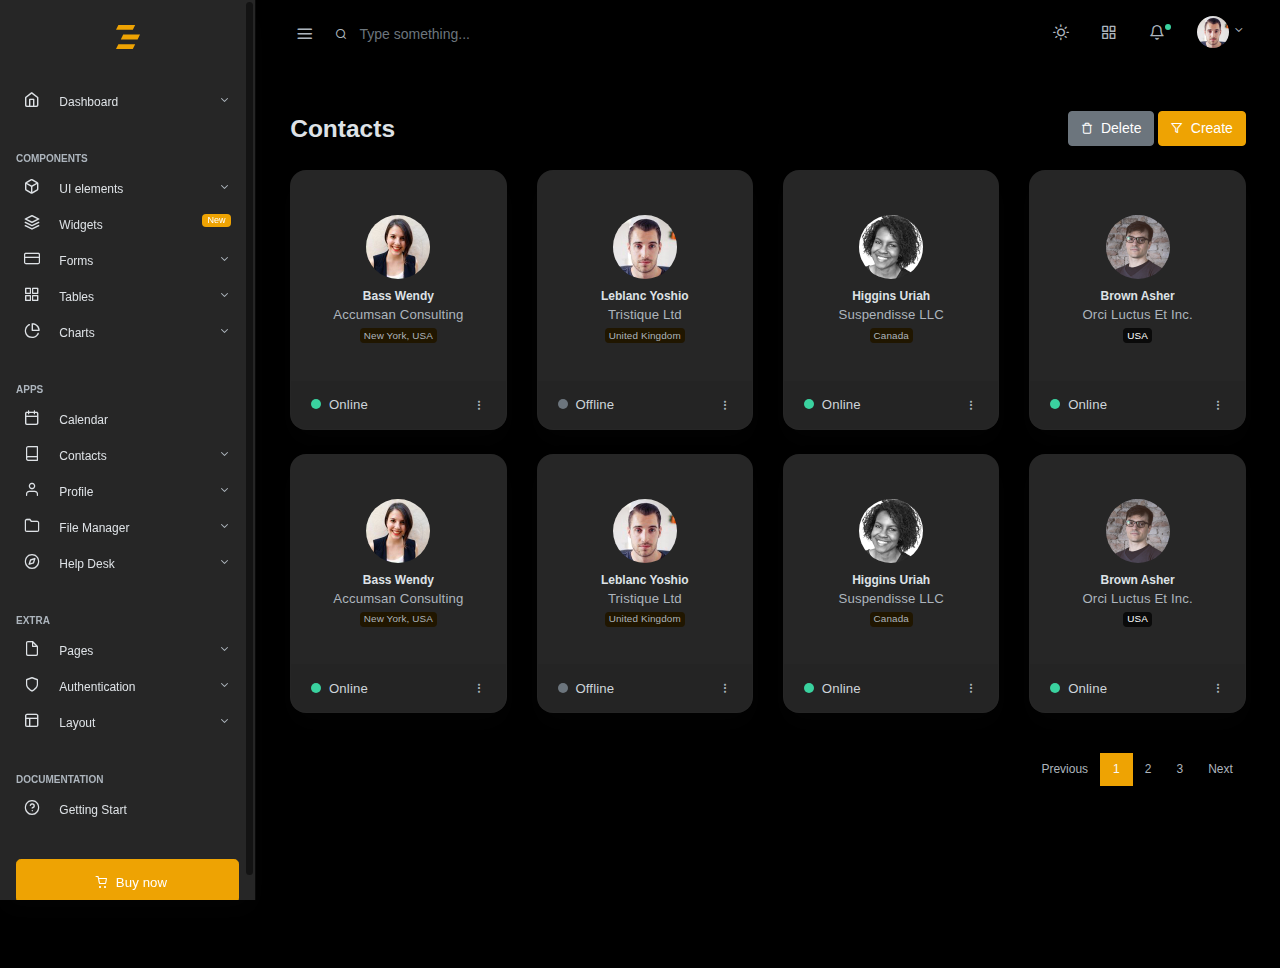
<file: contacts-grid.html>
<!doctype html>
<html lang="en">
  <head>
    <meta charset="utf-8">
    <meta name="viewport" content="width=device-width, initial-scale=1, shrink-to-fit=no">
    <meta name="description" content="">
    <meta name="author" content="">
    <link rel="icon" href="favicon.ico">
    <title>Tiny Dashboard - A Bootstrap Dashboard Template</title>
    <!-- Simple bar CSS -->
    <link rel="stylesheet" href="css/simplebar.css">
    <!-- Fonts CSS -->
    <link href="https://fonts.googleapis.com/css2?family=Overpass:ital,wght@0,100;0,200;0,300;0,400;0,600;0,700;0,800;0,900;1,100;1,200;1,300;1,400;1,600;1,700;1,800;1,900&display=swap" rel="stylesheet">
    <!-- Icons CSS -->
    <link rel="stylesheet" href="css/feather.css">
    <!-- Date Range Picker CSS -->
    <link rel="stylesheet" href="css/daterangepicker.css">
    <!-- App CSS -->
    <link rel="stylesheet" href="css/app-light.css" id="lightTheme" disabled>
    <link rel="stylesheet" href="css/app-dark.css" id="darkTheme">
  </head>
  <body class="vertical  dark  ">
    <div class="wrapper">
      <nav class="topnav navbar navbar-light">
        <button type="button" class="navbar-toggler text-muted mt-2 p-0 mr-3 collapseSidebar">
          <i class="fe fe-menu navbar-toggler-icon"></i>
        </button>
        <form class="form-inline mr-auto searchform text-muted">
          <input class="form-control mr-sm-2 bg-transparent border-0 pl-4 text-muted" type="search" placeholder="Type something..." aria-label="Search">
        </form>
        <ul class="nav">
          <li class="nav-item">
            <a class="nav-link text-muted my-2" href="#" id="modeSwitcher" data-mode="dark">
              <i class="fe fe-sun fe-16"></i>
            </a>
          </li>
          <li class="nav-item">
            <a class="nav-link text-muted my-2" href="./#" data-toggle="modal" data-target=".modal-shortcut">
              <span class="fe fe-grid fe-16"></span>
            </a>
          </li>
          <li class="nav-item nav-notif">
            <a class="nav-link text-muted my-2" href="./#" data-toggle="modal" data-target=".modal-notif">
              <span class="fe fe-bell fe-16"></span>
              <span class="dot dot-md bg-success"></span>
            </a>
          </li>
          <li class="nav-item dropdown">
            <a class="nav-link dropdown-toggle text-muted pr-0" href="#" id="navbarDropdownMenuLink" role="button" data-toggle="dropdown" aria-haspopup="true" aria-expanded="false">
              <span class="avatar avatar-sm mt-2">
                <img src="./assets/avatars/face-1.jpg" alt="..." class="avatar-img rounded-circle">
              </span>
            </a>
            <div class="dropdown-menu dropdown-menu-right" aria-labelledby="navbarDropdownMenuLink">
              <a class="dropdown-item" href="#">Profile</a>
              <a class="dropdown-item" href="#">Settings</a>
              <a class="dropdown-item" href="#">Activities</a>
            </div>
          </li>
        </ul>
      </nav>
      <aside class="sidebar-left border-right bg-white shadow" id="leftSidebar" data-simplebar>
        <a href="#" class="btn collapseSidebar toggle-btn d-lg-none text-muted ml-2 mt-3" data-toggle="toggle">
          <i class="fe fe-x"><span class="sr-only"></span></i>
        </a>
        <nav class="vertnav navbar navbar-light">
          <!-- nav bar -->
          <div class="w-100 mb-4 d-flex">
            <a class="navbar-brand mx-auto mt-2 flex-fill text-center" href="./index.html">
              <svg version="1.1" id="logo" class="navbar-brand-img brand-sm" xmlns="http://www.w3.org/2000/svg" xmlns:xlink="http://www.w3.org/1999/xlink" x="0px" y="0px" viewBox="0 0 120 120" xml:space="preserve">
                <g>
                  <polygon class="st0" points="78,105 15,105 24,87 87,87 	" />
                  <polygon class="st0" points="96,69 33,69 42,51 105,51 	" />
                  <polygon class="st0" points="78,33 15,33 24,15 87,15 	" />
                </g>
              </svg>
            </a>
          </div>
          <ul class="navbar-nav flex-fill w-100 mb-2">
            <li class="nav-item dropdown">
              <a href="#dashboard" data-toggle="collapse" aria-expanded="false" class="dropdown-toggle nav-link">
                <i class="fe fe-home fe-16"></i>
                <span class="ml-3 item-text">Dashboard</span><span class="sr-only">(current)</span>
              </a>
              <ul class="collapse list-unstyled pl-4 w-100" id="dashboard">
                <li class="nav-item active">
                  <a class="nav-link pl-3" href="./index.html"><span class="ml-1 item-text">Default</span></a>
                </li>
                <li class="nav-item">
                  <a class="nav-link pl-3" href="./dashboard-analytics.html"><span class="ml-1 item-text">Analytics</span></a>
                </li>
                <li class="nav-item">
                  <a class="nav-link pl-3" href="./dashboard-sales.html"><span class="ml-1 item-text">E-commerce</span></a>
                </li>
                <li class="nav-item">
                  <a class="nav-link pl-3" href="./dashboard-saas.html"><span class="ml-1 item-text">Saas Dashboard</span></a>
                </li>
                <li class="nav-item">
                  <a class="nav-link pl-3" href="./dashboard-system.html"><span class="ml-1 item-text">Systems</span></a>
                </li>
              </ul>
            </li>
          </ul>
          <p class="text-muted nav-heading mt-4 mb-1">
            <span>Components</span>
          </p>
          <ul class="navbar-nav flex-fill w-100 mb-2">
            <li class="nav-item dropdown">
              <a href="#ui-elements" data-toggle="collapse" aria-expanded="false" class="dropdown-toggle nav-link">
                <i class="fe fe-box fe-16"></i>
                <span class="ml-3 item-text">UI elements</span>
              </a>
              <ul class="collapse list-unstyled pl-4 w-100" id="ui-elements">
                <li class="nav-item">
                  <a class="nav-link pl-3" href="./ui-color.html"><span class="ml-1 item-text">Colors</span>
                  </a>
                </li>
                <li class="nav-item">
                  <a class="nav-link pl-3" href="./ui-typograpy.html"><span class="ml-1 item-text">Typograpy</span></a>
                </li>
                <li class="nav-item">
                  <a class="nav-link pl-3" href="./ui-icons.html"><span class="ml-1 item-text">Icons</span></a>
                </li>
                <li class="nav-item">
                  <a class="nav-link pl-3" href="./ui-buttons.html"><span class="ml-1 item-text">Buttons</span></a>
                </li>
                <li class="nav-item">
                  <a class="nav-link pl-3" href="./ui-notification.html"><span class="ml-1 item-text">Notifications</span></a>
                </li>
                <li class="nav-item">
                  <a class="nav-link pl-3" href="./ui-modals.html"><span class="ml-1 item-text">Modals</span></a>
                </li>
                <li class="nav-item">
                  <a class="nav-link pl-3" href="./ui-tabs-accordion.html"><span class="ml-1 item-text">Tabs & Accordion</span></a>
                </li>
                <li class="nav-item">
                  <a class="nav-link pl-3" href="./ui-progress.html"><span class="ml-1 item-text">Progress</span></a>
                </li>
              </ul>
            </li>
            <li class="nav-item w-100">
              <a class="nav-link" href="widgets.html">
                <i class="fe fe-layers fe-16"></i>
                <span class="ml-3 item-text">Widgets</span>
                <span class="badge badge-pill badge-primary">New</span>
              </a>
            </li>
            <li class="nav-item dropdown">
              <a href="#forms" data-toggle="collapse" aria-expanded="false" class="dropdown-toggle nav-link">
                <i class="fe fe-credit-card fe-16"></i>
                <span class="ml-3 item-text">Forms</span>
              </a>
              <ul class="collapse list-unstyled pl-4 w-100" id="forms">
                <li class="nav-item">
                  <a class="nav-link pl-3" href="./form_elements.html"><span class="ml-1 item-text">Basic Elements</span></a>
                </li>
                <li class="nav-item">
                  <a class="nav-link pl-3" href="./form_advanced.html"><span class="ml-1 item-text">Advanced Elements</span></a>
                </li>
                <li class="nav-item">
                  <a class="nav-link pl-3" href="./form_validation.html"><span class="ml-1 item-text">Validation</span></a>
                </li>
                <li class="nav-item">
                  <a class="nav-link pl-3" href="./form_wizard.html"><span class="ml-1 item-text">Wizard</span></a>
                </li>
                <li class="nav-item">
                  <a class="nav-link pl-3" href="./form_layouts.html"><span class="ml-1 item-text">Layouts</span></a>
                </li>
                <li class="nav-item">
                  <a class="nav-link pl-3" href="./form_upload.html"><span class="ml-1 item-text">File upload</span></a>
                </li>
              </ul>
            </li>
            <li class="nav-item dropdown">
              <a href="#tables" data-toggle="collapse" aria-expanded="false" class="dropdown-toggle nav-link">
                <i class="fe fe-grid fe-16"></i>
                <span class="ml-3 item-text">Tables</span>
              </a>
              <ul class="collapse list-unstyled pl-4 w-100" id="tables">
                <li class="nav-item">
                  <a class="nav-link pl-3" href="./table_basic.html"><span class="ml-1 item-text">Basic Tables</span></a>
                </li>
                <li class="nav-item">
                  <a class="nav-link pl-3" href="./table_advanced.html"><span class="ml-1 item-text">Advanced Tables</span></a>
                </li>
                <li class="nav-item">
                  <a class="nav-link pl-3" href="./table_datatables.html"><span class="ml-1 item-text">Data Tables</span></a>
                </li>
              </ul>
            </li>
            <li class="nav-item dropdown">
              <a href="#charts" data-toggle="collapse" aria-expanded="false" class="dropdown-toggle nav-link">
                <i class="fe fe-pie-chart fe-16"></i>
                <span class="ml-3 item-text">Charts</span>
              </a>
              <ul class="collapse list-unstyled pl-4 w-100" id="charts">
                <li class="nav-item">
                  <a class="nav-link pl-3" href="./chart-inline.html"><span class="ml-1 item-text">Inline Chart</span></a>
                </li>
                <li class="nav-item">
                  <a class="nav-link pl-3" href="./chart-chartjs.html"><span class="ml-1 item-text">Chartjs</span></a>
                </li>
                <li class="nav-item">
                  <a class="nav-link pl-3" href="./chart-apexcharts.html"><span class="ml-1 item-text">ApexCharts</span></a>
                </li>
                <li class="nav-item">
                  <a class="nav-link pl-3" href="./datamaps.html"><span class="ml-1 item-text">Datamaps</span></a>
                </li>
              </ul>
            </li>
          </ul>
          <p class="text-muted nav-heading mt-4 mb-1">
            <span>Apps</span>
          </p>
          <ul class="navbar-nav flex-fill w-100 mb-2">
            <li class="nav-item w-100">
              <a class="nav-link" href="calendar.html">
                <i class="fe fe-calendar fe-16"></i>
                <span class="ml-3 item-text">Calendar</span>
              </a>
            </li>
            <li class="nav-item dropdown">
              <a href="#contact" data-toggle="collapse" aria-expanded="false" class="dropdown-toggle nav-link">
                <i class="fe fe-book fe-16"></i>
                <span class="ml-3 item-text">Contacts</span>
              </a>
              <ul class="collapse list-unstyled pl-4 w-100" id="contact">
                <a class="nav-link pl-3" href="./contacts-list.html"><span class="ml-1">Contact List</span></a>
                <a class="nav-link pl-3" href="./contacts-grid.html"><span class="ml-1">Contact Grid</span></a>
                <a class="nav-link pl-3" href="./contacts-new.html"><span class="ml-1">New Contact</span></a>
              </ul>
            </li>
            <li class="nav-item dropdown">
              <a href="#profile" data-toggle="collapse" aria-expanded="false" class="dropdown-toggle nav-link">
                <i class="fe fe-user fe-16"></i>
                <span class="ml-3 item-text">Profile</span>
              </a>
              <ul class="collapse list-unstyled pl-4 w-100" id="profile">
                <a class="nav-link pl-3" href="./profile.html"><span class="ml-1">Overview</span></a>
                <a class="nav-link pl-3" href="./profile-settings.html"><span class="ml-1">Settings</span></a>
                <a class="nav-link pl-3" href="./profile-security.html"><span class="ml-1">Security</span></a>
                <a class="nav-link pl-3" href="./profile-notification.html"><span class="ml-1">Notifications</span></a>
              </ul>
            </li>
            <li class="nav-item dropdown">
              <a href="#fileman" data-toggle="collapse" aria-expanded="false" class="dropdown-toggle nav-link">
                <i class="fe fe-folder fe-16"></i>
                <span class="ml-3 item-text">File Manager</span>
              </a>
              <ul class="collapse list-unstyled pl-4 w-100" id="fileman">
                <a class="nav-link pl-3" href="./files-list.html"><span class="ml-1">Files List</span></a>
                <a class="nav-link pl-3" href="./files-grid.html"><span class="ml-1">Files Grid</span></a>
              </ul>
            </li>
            <li class="nav-item dropdown">
              <a href="#support" data-toggle="collapse" aria-expanded="false" class="dropdown-toggle nav-link">
                <i class="fe fe-compass fe-16"></i>
                <span class="ml-3 item-text">Help Desk</span>
              </a>
              <ul class="collapse list-unstyled pl-4 w-100" id="support">
                <a class="nav-link pl-3" href="./support-center.html"><span class="ml-1">Home</span></a>
                <a class="nav-link pl-3" href="./support-tickets.html"><span class="ml-1">Tickets</span></a>
                <a class="nav-link pl-3" href="./support-ticket-detail.html"><span class="ml-1">Ticket Detail</span></a>
                <a class="nav-link pl-3" href="./support-faqs.html"><span class="ml-1">FAQs</span></a>
              </ul>
            </li>
          </ul>
          <p class="text-muted nav-heading mt-4 mb-1">
            <span>Extra</span>
          </p>
          <ul class="navbar-nav flex-fill w-100 mb-2">
            <li class="nav-item dropdown">
              <a href="#pages" data-toggle="collapse" aria-expanded="false" class="dropdown-toggle nav-link">
                <i class="fe fe-file fe-16"></i>
                <span class="ml-3 item-text">Pages</span>
              </a>
              <ul class="collapse list-unstyled pl-4 w-100 w-100" id="pages">
                <li class="nav-item">
                  <a class="nav-link pl-3" href="./page-orders.html">
                    <span class="ml-1 item-text">Orders</span>
                  </a>
                </li>
                <li class="nav-item">
                  <a class="nav-link pl-3" href="./page-timeline.html">
                    <span class="ml-1 item-text">Timeline</span>
                  </a>
                </li>
                <li class="nav-item">
                  <a class="nav-link pl-3" href="./page-invoice.html">
                    <span class="ml-1 item-text">Invoice</span>
                  </a>
                </li>
                <li class="nav-item">
                  <a class="nav-link pl-3" href="./page-404.html">
                    <span class="ml-1 item-text">Page 404</span>
                  </a>
                </li>
                <li class="nav-item">
                  <a class="nav-link pl-3" href="./page-500.html">
                    <span class="ml-1 item-text">Page 500</span>
                  </a>
                </li>
                <li class="nav-item">
                  <a class="nav-link pl-3" href="./page-blank.html">
                    <span class="ml-1 item-text">Blank</span>
                  </a>
                </li>
              </ul>
            </li>
            <li class="nav-item dropdown">
              <a href="#auth" data-toggle="collapse" aria-expanded="false" class="dropdown-toggle nav-link">
                <i class="fe fe-shield fe-16"></i>
                <span class="ml-3 item-text">Authentication</span>
              </a>
              <ul class="collapse list-unstyled pl-4 w-100" id="auth">
                <a class="nav-link pl-3" href="./auth-login.html"><span class="ml-1">Login 1</span></a>
                <a class="nav-link pl-3" href="./auth-login-half.html"><span class="ml-1">Login 2</span></a>
                <a class="nav-link pl-3" href="./auth-register.html"><span class="ml-1">Register</span></a>
                <a class="nav-link pl-3" href="./auth-resetpw.html"><span class="ml-1">Reset Password</span></a>
                <a class="nav-link pl-3" href="./auth-confirm.html"><span class="ml-1">Confirm Password</span></a>
              </ul>
            </li>
            <li class="nav-item dropdown">
              <a href="#layouts" data-toggle="collapse" aria-expanded="false" class="dropdown-toggle nav-link">
                <i class="fe fe-layout fe-16"></i>
                <span class="ml-3 item-text">Layout</span>
              </a>
              <ul class="collapse list-unstyled pl-4 w-100" id="layouts">
                <li class="nav-item">
                  <a class="nav-link pl-3" href="./index.html"><span class="ml-1 item-text">Default</span></a>
                </li>
                <li class="nav-item">
                  <a class="nav-link pl-3" href="./index-horizontal.html"><span class="ml-1 item-text">Top Navigation</span></a>
                </li>
                <li class="nav-item">
                  <a class="nav-link pl-3" href="./index-boxed.html"><span class="ml-1 item-text">Boxed</span></a>
                </li>
              </ul>
            </li>
          </ul>
          <p class="text-muted nav-heading mt-4 mb-1">
            <span>Documentation</span>
          </p>
          <ul class="navbar-nav flex-fill w-100 mb-2">
            <li class="nav-item w-100">
              <a class="nav-link" href="../docs/index.html">
                <i class="fe fe-help-circle fe-16"></i>
                <span class="ml-3 item-text">Getting Start</span>
              </a>
            </li>
          </ul>
          <div class="btn-box w-100 mt-4 mb-1">
            <a href="https://themeforest.net/item/tinydash-bootstrap-html-admin-dashboard-template/27511269" target="_blank" class="btn mb-2 btn-primary btn-lg btn-block">
              <i class="fe fe-shopping-cart fe-12 mx-2"></i><span class="small">Buy now</span>
            </a>
          </div>
        </nav>
      </aside>
      <main role="main" class="main-content">
        <div class="container-fluid">
          <div class="row justify-content-center">
            <div class="col-12">
              <div class="row align-items-center my-4">
                <div class="col">
                  <h2 class="h3 mb-0 page-title">Contacts</h2>
                </div>
                <div class="col-auto">
                  <button type="button" class="btn btn-secondary"><span class="fe fe-trash fe-12 mr-2"></span>Delete</button>
                  <button type="button" class="btn btn-primary"><span class="fe fe-filter fe-12 mr-2"></span>Create</button>
                </div>
              </div>
              <div class="row">
                <div class="col-md-3">
                  <div class="card shadow mb-4">
                    <div class="card-body text-center">
                      <div class="avatar avatar-lg mt-4">
                        <a href="">
                          <img src="./assets/avatars/face-4.jpg" alt="..." class="avatar-img rounded-circle">
                        </a>
                      </div>
                      <div class="card-text my-2">
                        <strong class="card-title my-0">Bass Wendy </strong>
                        <p class="small text-muted mb-0">Accumsan Consulting</p>
                        <p class="small"><span class="badge badge-light text-muted">New York, USA</span></p>
                      </div>
                    </div> <!-- ./card-text -->
                    <div class="card-footer">
                      <div class="row align-items-center justify-content-between">
                        <div class="col-auto">
                          <small>
                            <span class="dot dot-lg bg-success mr-1"></span> Online </small>
                        </div>
                        <div class="col-auto">
                          <div class="file-action">
                            <button type="button" class="btn btn-link dropdown-toggle more-vertical p-0 text-muted mx-auto" data-toggle="dropdown" aria-haspopup="true" aria-expanded="false">
                              <span class="text-muted sr-only">Action</span>
                            </button>
                            <div class="dropdown-menu m-2">
                              <a class="dropdown-item" href="#"><i class="fe fe-meh fe-12 mr-4"></i>Profile</a>
                              <a class="dropdown-item" href="#"><i class="fe fe-message-circle fe-12 mr-4"></i>Chat</a>
                              <a class="dropdown-item" href="#"><i class="fe fe-mail fe-12 mr-4"></i>Contact</a>
                              <a class="dropdown-item" href="#"><i class="fe fe-delete fe-12 mr-4"></i>Delete</a>
                            </div>
                          </div>
                        </div>
                      </div>
                    </div> <!-- /.card-footer -->
                  </div>
                </div> <!-- .col -->
                <div class="col-md-3">
                  <div class="card shadow mb-4">
                    <div class="card-body text-center">
                      <div class="avatar avatar-lg mt-4">
                        <a href="">
                          <img src="./assets/avatars/face-1.jpg" alt="..." class="avatar-img rounded-circle">
                        </a>
                      </div>
                      <div class="card-text my-2">
                        <strong class="card-title my-0">Leblanc Yoshio</strong>
                        <p class="small text-muted mb-0">Tristique Ltd</p>
                        <p class="small"><span class="badge badge-light text-muted">United Kingdom</span></p>
                      </div>
                    </div> <!-- ./card-text -->
                    <div class="card-footer">
                      <div class="row align-items-center justify-content-between">
                        <div class="col-auto">
                          <small>
                            <span class="dot dot-lg bg-secondary mr-1"></span> Offline </small>
                        </div>
                        <div class="col-auto">
                          <div class="file-action">
                            <button type="button" class="btn btn-link dropdown-toggle more-vertical p-0 text-muted mx-auto" data-toggle="dropdown" aria-haspopup="true" aria-expanded="false">
                              <span class="text-muted sr-only">Action</span>
                            </button>
                            <div class="dropdown-menu m-2">
                              <a class="dropdown-item" href="#"><i class="fe fe-meh fe-12 mr-4"></i>Profile</a>
                              <a class="dropdown-item" href="#"><i class="fe fe-message-circle fe-12 mr-4"></i>Chat</a>
                              <a class="dropdown-item" href="#"><i class="fe fe-mail fe-12 mr-4"></i>Contact</a>
                              <a class="dropdown-item" href="#"><i class="fe fe-delete fe-12 mr-4"></i>Delete</a>
                            </div>
                          </div>
                        </div>
                      </div>
                    </div> <!-- /.card-footer -->
                  </div>
                </div> <!-- .col -->
                <div class="col-md-3">
                  <div class="card shadow mb-4">
                    <div class="card-body text-center">
                      <div class="avatar avatar-lg mt-4">
                        <a href="">
                          <img src="./assets/avatars/face-5.jpg" alt="..." class="avatar-img rounded-circle">
                        </a>
                      </div>
                      <div class="card-text my-2">
                        <strong class="card-title my-0">Higgins Uriah</strong>
                        <p class="small text-muted mb-0">Suspendisse LLC</p>
                        <p class="small"><span class="badge badge-light text-muted">Canada</span></p>
                      </div>
                    </div> <!-- ./card-text -->
                    <div class="card-footer">
                      <div class="row align-items-center justify-content-between">
                        <div class="col-auto">
                          <small>
                            <span class="dot dot-lg bg-success mr-1"></span> Online </small>
                        </div>
                        <div class="col-auto">
                          <div class="file-action">
                            <button type="button" class="btn btn-link dropdown-toggle more-vertical p-0 text-muted mx-auto" data-toggle="dropdown" aria-haspopup="true" aria-expanded="false">
                              <span class="text-muted sr-only">Action</span>
                            </button>
                            <div class="dropdown-menu m-2">
                              <a class="dropdown-item" href="#"><i class="fe fe-meh fe-12 mr-4"></i>Profile</a>
                              <a class="dropdown-item" href="#"><i class="fe fe-message-circle fe-12 mr-4"></i>Chat</a>
                              <a class="dropdown-item" href="#"><i class="fe fe-mail fe-12 mr-4"></i>Contact</a>
                              <a class="dropdown-item" href="#"><i class="fe fe-delete fe-12 mr-4"></i>Delete</a>
                            </div>
                          </div>
                        </div>
                      </div>
                    </div> <!-- /.card-footer -->
                  </div>
                </div> <!-- .col -->
                <div class="col-md-3">
                  <div class="card shadow mb-4">
                    <div class="card-body text-center">
                      <div class="avatar avatar-lg mt-4">
                        <a href="">
                          <img src="./assets/avatars/face-3.jpg" alt="..." class="avatar-img rounded-circle">
                        </a>
                      </div>
                      <div class="card-text my-2">
                        <strong class="card-title my-0">Brown Asher</strong>
                        <p class="small text-muted mb-0">Orci Luctus Et Inc.</p>
                        <p class="small"><span class="badge badge-dark">USA</span></p>
                      </div>
                    </div> <!-- ./card-text -->
                    <div class="card-footer">
                      <div class="row align-items-center justify-content-between">
                        <div class="col-auto">
                          <small>
                            <span class="dot dot-lg bg-success mr-1"></span> Online </small>
                        </div>
                        <div class="col-auto">
                          <div class="file-action">
                            <button type="button" class="btn btn-link dropdown-toggle more-vertical p-0 text-muted mx-auto" data-toggle="dropdown" aria-haspopup="true" aria-expanded="false">
                              <span class="text-muted sr-only">Action</span>
                            </button>
                            <div class="dropdown-menu m-2">
                              <a class="dropdown-item" href="#"><i class="fe fe-meh fe-12 mr-4"></i>Profile</a>
                              <a class="dropdown-item" href="#"><i class="fe fe-message-circle fe-12 mr-4"></i>Chat</a>
                              <a class="dropdown-item" href="#"><i class="fe fe-mail fe-12 mr-4"></i>Contact</a>
                              <a class="dropdown-item" href="#"><i class="fe fe-delete fe-12 mr-4"></i>Delete</a>
                            </div>
                          </div>
                        </div>
                      </div>
                    </div> <!-- /.card-footer -->
                  </div>
                </div> <!-- .col -->
                <div class="col-md-3">
                  <div class="card shadow mb-4">
                    <div class="card-body text-center">
                      <div class="avatar avatar-lg mt-4">
                        <a href="">
                          <img src="./assets/avatars/face-4.jpg" alt="..." class="avatar-img rounded-circle">
                        </a>
                      </div>
                      <div class="card-text my-2">
                        <strong class="card-title my-0">Bass Wendy </strong>
                        <p class="small text-muted mb-0">Accumsan Consulting</p>
                        <p class="small"><span class="badge badge-light text-muted">New York, USA</span></p>
                      </div>
                    </div> <!-- ./card-text -->
                    <div class="card-footer">
                      <div class="row align-items-center justify-content-between">
                        <div class="col-auto">
                          <small>
                            <span class="dot dot-lg bg-success mr-1"></span> Online </small>
                        </div>
                        <div class="col-auto">
                          <div class="file-action">
                            <button type="button" class="btn btn-link dropdown-toggle more-vertical p-0 text-muted mx-auto" data-toggle="dropdown" aria-haspopup="true" aria-expanded="false">
                              <span class="text-muted sr-only">Action</span>
                            </button>
                            <div class="dropdown-menu m-2">
                              <a class="dropdown-item" href="#"><i class="fe fe-meh fe-12 mr-4"></i>Profile</a>
                              <a class="dropdown-item" href="#"><i class="fe fe-message-circle fe-12 mr-4"></i>Chat</a>
                              <a class="dropdown-item" href="#"><i class="fe fe-mail fe-12 mr-4"></i>Contact</a>
                              <a class="dropdown-item" href="#"><i class="fe fe-delete fe-12 mr-4"></i>Delete</a>
                            </div>
                          </div>
                        </div>
                      </div>
                    </div> <!-- /.card-footer -->
                  </div>
                </div> <!-- .col -->
                <div class="col-md-3">
                  <div class="card shadow mb-4">
                    <div class="card-body text-center">
                      <div class="avatar avatar-lg mt-4">
                        <a href="">
                          <img src="./assets/avatars/face-1.jpg" alt="..." class="avatar-img rounded-circle">
                        </a>
                      </div>
                      <div class="card-text my-2">
                        <strong class="card-title my-0">Leblanc Yoshio</strong>
                        <p class="small text-muted mb-0">Tristique Ltd</p>
                        <p class="small"><span class="badge badge-light text-muted">United Kingdom</span></p>
                      </div>
                    </div> <!-- ./card-text -->
                    <div class="card-footer">
                      <div class="row align-items-center justify-content-between">
                        <div class="col-auto">
                          <small>
                            <span class="dot dot-lg bg-secondary mr-1"></span> Offline </small>
                        </div>
                        <div class="col-auto">
                          <div class="file-action">
                            <button type="button" class="btn btn-link dropdown-toggle more-vertical p-0 text-muted mx-auto" data-toggle="dropdown" aria-haspopup="true" aria-expanded="false">
                              <span class="text-muted sr-only">Action</span>
                            </button>
                            <div class="dropdown-menu m-2">
                              <a class="dropdown-item" href="#"><i class="fe fe-meh fe-12 mr-4"></i>Profile</a>
                              <a class="dropdown-item" href="#"><i class="fe fe-message-circle fe-12 mr-4"></i>Chat</a>
                              <a class="dropdown-item" href="#"><i class="fe fe-mail fe-12 mr-4"></i>Contact</a>
                              <a class="dropdown-item" href="#"><i class="fe fe-delete fe-12 mr-4"></i>Delete</a>
                            </div>
                          </div>
                        </div>
                      </div>
                    </div> <!-- /.card-footer -->
                  </div>
                </div> <!-- .col -->
                <div class="col-md-3">
                  <div class="card shadow mb-4">
                    <div class="card-body text-center">
                      <div class="avatar avatar-lg mt-4">
                        <a href="">
                          <img src="./assets/avatars/face-5.jpg" alt="..." class="avatar-img rounded-circle">
                        </a>
                      </div>
                      <div class="card-text my-2">
                        <strong class="card-title my-0">Higgins Uriah</strong>
                        <p class="small text-muted mb-0">Suspendisse LLC</p>
                        <p class="small"><span class="badge badge-light text-muted">Canada</span></p>
                      </div>
                    </div> <!-- ./card-text -->
                    <div class="card-footer">
                      <div class="row align-items-center justify-content-between">
                        <div class="col-auto">
                          <small>
                            <span class="dot dot-lg bg-success mr-1"></span> Online </small>
                        </div>
                        <div class="col-auto">
                          <div class="file-action">
                            <button type="button" class="btn btn-link dropdown-toggle more-vertical p-0 text-muted mx-auto" data-toggle="dropdown" aria-haspopup="true" aria-expanded="false">
                              <span class="text-muted sr-only">Action</span>
                            </button>
                            <div class="dropdown-menu m-2">
                              <a class="dropdown-item" href="#"><i class="fe fe-meh fe-12 mr-4"></i>Profile</a>
                              <a class="dropdown-item" href="#"><i class="fe fe-message-circle fe-12 mr-4"></i>Chat</a>
                              <a class="dropdown-item" href="#"><i class="fe fe-mail fe-12 mr-4"></i>Contact</a>
                              <a class="dropdown-item" href="#"><i class="fe fe-delete fe-12 mr-4"></i>Delete</a>
                            </div>
                          </div>
                        </div>
                      </div>
                    </div> <!-- /.card-footer -->
                  </div>
                </div> <!-- .col -->
                <div class="col-md-3">
                  <div class="card shadow mb-4">
                    <div class="card-body text-center">
                      <div class="avatar avatar-lg mt-4">
                        <a href="">
                          <img src="./assets/avatars/face-3.jpg" alt="..." class="avatar-img rounded-circle">
                        </a>
                      </div>
                      <div class="card-text my-2">
                        <strong class="card-title my-0">Brown Asher</strong>
                        <p class="small text-muted mb-0">Orci Luctus Et Inc.</p>
                        <p class="small"><span class="badge badge-dark">USA</span></p>
                      </div>
                    </div> <!-- ./card-text -->
                    <div class="card-footer">
                      <div class="row align-items-center justify-content-between">
                        <div class="col-auto">
                          <small>
                            <span class="dot dot-lg bg-success mr-1"></span> Online </small>
                        </div>
                        <div class="col-auto">
                          <div class="file-action">
                            <button type="button" class="btn btn-link dropdown-toggle more-vertical p-0 text-muted mx-auto" data-toggle="dropdown" aria-haspopup="true" aria-expanded="false">
                              <span class="text-muted sr-only">Action</span>
                            </button>
                            <div class="dropdown-menu m-2">
                              <a class="dropdown-item" href="#"><i class="fe fe-meh fe-12 mr-4"></i>Profile</a>
                              <a class="dropdown-item" href="#"><i class="fe fe-message-circle fe-12 mr-4"></i>Chat</a>
                              <a class="dropdown-item" href="#"><i class="fe fe-mail fe-12 mr-4"></i>Contact</a>
                              <a class="dropdown-item" href="#"><i class="fe fe-delete fe-12 mr-4"></i>Delete</a>
                            </div>
                          </div>
                        </div>
                      </div>
                    </div> <!-- /.card-footer -->
                  </div>
                </div> <!-- .col -->
                <div class="col-md-9">
                </div> <!-- .col -->
              </div> <!-- .row -->
              <nav aria-label="Table Paging" class="my-3">
                <ul class="pagination justify-content-end mb-0">
                  <li class="page-item"><a class="page-link" href="#">Previous</a></li>
                  <li class="page-item active"><a class="page-link" href="#">1</a></li>
                  <li class="page-item"><a class="page-link" href="#">2</a></li>
                  <li class="page-item"><a class="page-link" href="#">3</a></li>
                  <li class="page-item"><a class="page-link" href="#">Next</a></li>
                </ul>
              </nav>
            </div> <!-- .col-12 -->
          </div> <!-- .row -->
        </div> <!-- .container-fluid -->
        <div class="modal fade modal-notif modal-slide" tabindex="-1" role="dialog" aria-labelledby="defaultModalLabel" aria-hidden="true">
          <div class="modal-dialog modal-sm" role="document">
            <div class="modal-content">
              <div class="modal-header">
                <h5 class="modal-title" id="defaultModalLabel">Notifications</h5>
                <button type="button" class="close" data-dismiss="modal" aria-label="Close">
                  <span aria-hidden="true">&times;</span>
                </button>
              </div>
              <div class="modal-body">
                <div class="list-group list-group-flush my-n3">
                  <div class="list-group-item bg-transparent">
                    <div class="row align-items-center">
                      <div class="col-auto">
                        <span class="fe fe-box fe-24"></span>
                      </div>
                      <div class="col">
                        <small><strong>Package has uploaded successfull</strong></small>
                        <div class="my-0 text-muted small">Package is zipped and uploaded</div>
                        <small class="badge badge-pill badge-light text-muted">1m ago</small>
                      </div>
                    </div>
                  </div>
                  <div class="list-group-item bg-transparent">
                    <div class="row align-items-center">
                      <div class="col-auto">
                        <span class="fe fe-download fe-24"></span>
                      </div>
                      <div class="col">
                        <small><strong>Widgets are updated successfull</strong></small>
                        <div class="my-0 text-muted small">Just create new layout Index, form, table</div>
                        <small class="badge badge-pill badge-light text-muted">2m ago</small>
                      </div>
                    </div>
                  </div>
                  <div class="list-group-item bg-transparent">
                    <div class="row align-items-center">
                      <div class="col-auto">
                        <span class="fe fe-inbox fe-24"></span>
                      </div>
                      <div class="col">
                        <small><strong>Notifications have been sent</strong></small>
                        <div class="my-0 text-muted small">Fusce dapibus, tellus ac cursus commodo</div>
                        <small class="badge badge-pill badge-light text-muted">30m ago</small>
                      </div>
                    </div> <!-- / .row -->
                  </div>
                  <div class="list-group-item bg-transparent">
                    <div class="row align-items-center">
                      <div class="col-auto">
                        <span class="fe fe-link fe-24"></span>
                      </div>
                      <div class="col">
                        <small><strong>Link was attached to menu</strong></small>
                        <div class="my-0 text-muted small">New layout has been attached to the menu</div>
                        <small class="badge badge-pill badge-light text-muted">1h ago</small>
                      </div>
                    </div>
                  </div> <!-- / .row -->
                </div> <!-- / .list-group -->
              </div>
              <div class="modal-footer">
                <button type="button" class="btn btn-secondary btn-block" data-dismiss="modal">Clear All</button>
              </div>
            </div>
          </div>
        </div>
        <div class="modal fade modal-shortcut modal-slide" tabindex="-1" role="dialog" aria-labelledby="defaultModalLabel" aria-hidden="true">
          <div class="modal-dialog" role="document">
            <div class="modal-content">
              <div class="modal-header">
                <h5 class="modal-title" id="defaultModalLabel">Shortcuts</h5>
                <button type="button" class="close" data-dismiss="modal" aria-label="Close">
                  <span aria-hidden="true">&times;</span>
                </button>
              </div>
              <div class="modal-body px-5">
                <div class="row align-items-center">
                  <div class="col-6 text-center">
                    <div class="squircle bg-success justify-content-center">
                      <i class="fe fe-cpu fe-32 align-self-center text-white"></i>
                    </div>
                    <p>Control area</p>
                  </div>
                  <div class="col-6 text-center">
                    <div class="squircle bg-primary justify-content-center">
                      <i class="fe fe-activity fe-32 align-self-center text-white"></i>
                    </div>
                    <p>Activity</p>
                  </div>
                </div>
                <div class="row align-items-center">
                  <div class="col-6 text-center">
                    <div class="squircle bg-primary justify-content-center">
                      <i class="fe fe-droplet fe-32 align-self-center text-white"></i>
                    </div>
                    <p>Droplet</p>
                  </div>
                  <div class="col-6 text-center">
                    <div class="squircle bg-primary justify-content-center">
                      <i class="fe fe-upload-cloud fe-32 align-self-center text-white"></i>
                    </div>
                    <p>Upload</p>
                  </div>
                </div>
                <div class="row align-items-center">
                  <div class="col-6 text-center">
                    <div class="squircle bg-primary justify-content-center">
                      <i class="fe fe-users fe-32 align-self-center text-white"></i>
                    </div>
                    <p>Users</p>
                  </div>
                  <div class="col-6 text-center">
                    <div class="squircle bg-primary justify-content-center">
                      <i class="fe fe-settings fe-32 align-self-center text-white"></i>
                    </div>
                    <p>Settings</p>
                  </div>
                </div>
              </div>
            </div>
          </div>
        </div>
      </main> <!-- main -->
    </div> <!-- .wrapper -->
    <script src="js/jquery.min.js"></script>
    <script src="js/popper.min.js"></script>
    <script src="js/moment.min.js"></script>
    <script src="js/bootstrap.min.js"></script>
    <script src="js/simplebar.min.js"></script>
    <script src='js/daterangepicker.js'></script>
    <script src='js/jquery.stickOnScroll.js'></script>
    <script src="js/tinycolor-min.js"></script>
    <script src="js/config.js"></script>
    <script src="js/apps.js"></script>
    <!-- Global site tag (gtag.js) - Google Analytics -->
    <script async src="https://www.googletagmanager.com/gtag/js?id=UA-56159088-1"></script>
    <script>
      window.dataLayer = window.dataLayer || [];

      function gtag()
      {
        dataLayer.push(arguments);
      }
      gtag('js', new Date());
      gtag('config', 'UA-56159088-1');
    </script>
  </body>
</html>
</file>
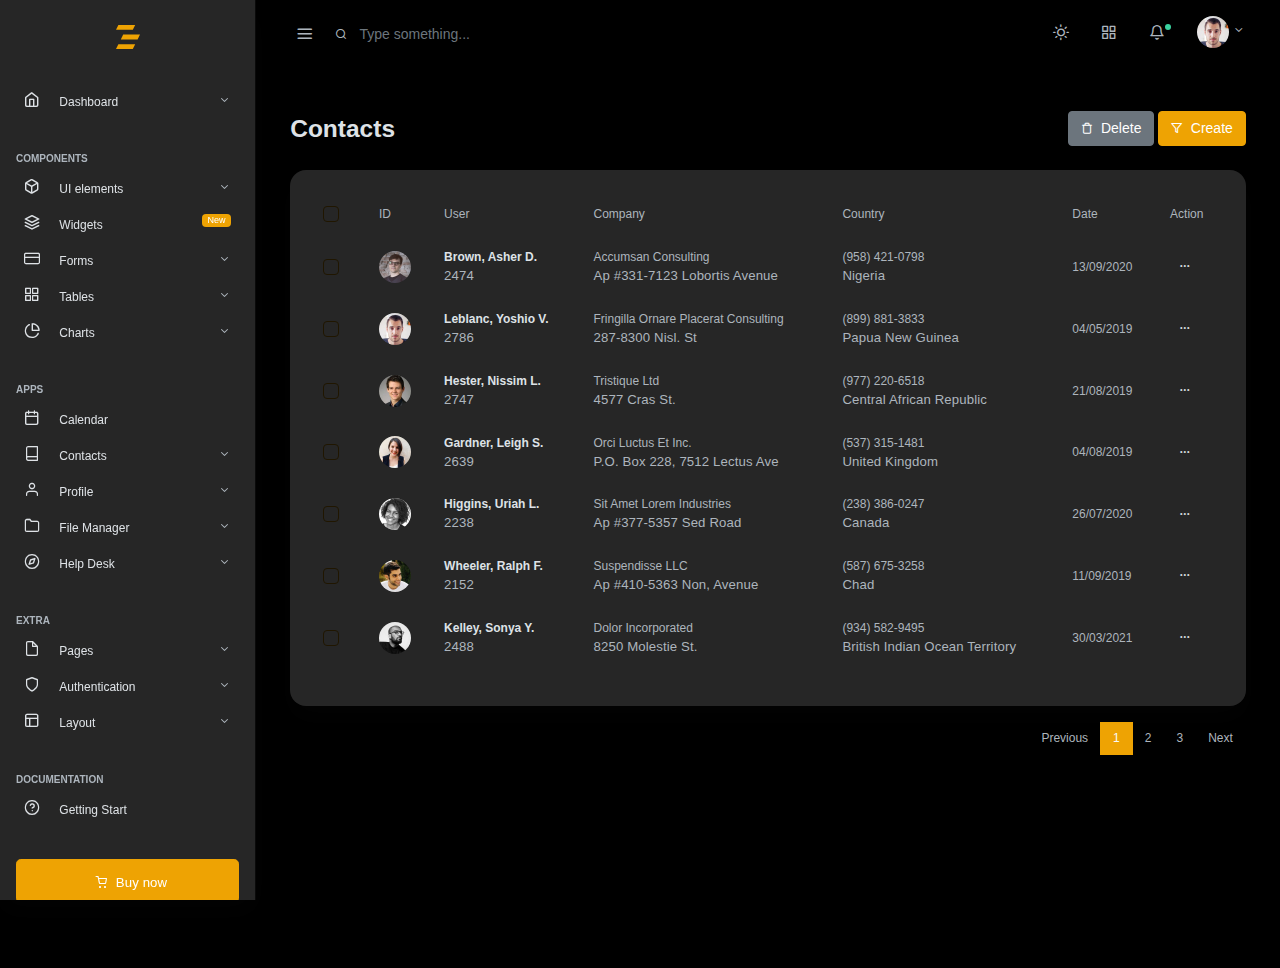
<file: contacts-list.html>
<!doctype html>
<html lang="en">
  <head>
    <meta charset="utf-8">
    <meta name="viewport" content="width=device-width, initial-scale=1, shrink-to-fit=no">
    <meta name="description" content="">
    <meta name="author" content="">
    <link rel="icon" href="favicon.ico">
    <title>Tiny Dashboard - A Bootstrap Dashboard Template</title>
    <!-- Simple bar CSS -->
    <link rel="stylesheet" href="css/simplebar.css">
    <!-- Fonts CSS -->
    <link href="https://fonts.googleapis.com/css2?family=Overpass:ital,wght@0,100;0,200;0,300;0,400;0,600;0,700;0,800;0,900;1,100;1,200;1,300;1,400;1,600;1,700;1,800;1,900&display=swap" rel="stylesheet">
    <!-- Icons CSS -->
    <link rel="stylesheet" href="css/feather.css">
    <!-- Date Range Picker CSS -->
    <link rel="stylesheet" href="css/daterangepicker.css">
    <!-- App CSS -->
    <link rel="stylesheet" href="css/app-light.css" id="lightTheme" disabled>
    <link rel="stylesheet" href="css/app-dark.css" id="darkTheme">
  </head>
  <body class="vertical  dark  ">
    <div class="wrapper">
      <nav class="topnav navbar navbar-light">
        <button type="button" class="navbar-toggler text-muted mt-2 p-0 mr-3 collapseSidebar">
          <i class="fe fe-menu navbar-toggler-icon"></i>
        </button>
        <form class="form-inline mr-auto searchform text-muted">
          <input class="form-control mr-sm-2 bg-transparent border-0 pl-4 text-muted" type="search" placeholder="Type something..." aria-label="Search">
        </form>
        <ul class="nav">
          <li class="nav-item">
            <a class="nav-link text-muted my-2" href="#" id="modeSwitcher" data-mode="dark">
              <i class="fe fe-sun fe-16"></i>
            </a>
          </li>
          <li class="nav-item">
            <a class="nav-link text-muted my-2" href="./#" data-toggle="modal" data-target=".modal-shortcut">
              <span class="fe fe-grid fe-16"></span>
            </a>
          </li>
          <li class="nav-item nav-notif">
            <a class="nav-link text-muted my-2" href="./#" data-toggle="modal" data-target=".modal-notif">
              <span class="fe fe-bell fe-16"></span>
              <span class="dot dot-md bg-success"></span>
            </a>
          </li>
          <li class="nav-item dropdown">
            <a class="nav-link dropdown-toggle text-muted pr-0" href="#" id="navbarDropdownMenuLink" role="button" data-toggle="dropdown" aria-haspopup="true" aria-expanded="false">
              <span class="avatar avatar-sm mt-2">
                <img src="./assets/avatars/face-1.jpg" alt="..." class="avatar-img rounded-circle">
              </span>
            </a>
            <div class="dropdown-menu dropdown-menu-right" aria-labelledby="navbarDropdownMenuLink">
              <a class="dropdown-item" href="#">Profile</a>
              <a class="dropdown-item" href="#">Settings</a>
              <a class="dropdown-item" href="#">Activities</a>
            </div>
          </li>
        </ul>
      </nav>
      <aside class="sidebar-left border-right bg-white shadow" id="leftSidebar" data-simplebar>
        <a href="#" class="btn collapseSidebar toggle-btn d-lg-none text-muted ml-2 mt-3" data-toggle="toggle">
          <i class="fe fe-x"><span class="sr-only"></span></i>
        </a>
        <nav class="vertnav navbar navbar-light">
          <!-- nav bar -->
          <div class="w-100 mb-4 d-flex">
            <a class="navbar-brand mx-auto mt-2 flex-fill text-center" href="./index.html">
              <svg version="1.1" id="logo" class="navbar-brand-img brand-sm" xmlns="http://www.w3.org/2000/svg" xmlns:xlink="http://www.w3.org/1999/xlink" x="0px" y="0px" viewBox="0 0 120 120" xml:space="preserve">
                <g>
                  <polygon class="st0" points="78,105 15,105 24,87 87,87 	" />
                  <polygon class="st0" points="96,69 33,69 42,51 105,51 	" />
                  <polygon class="st0" points="78,33 15,33 24,15 87,15 	" />
                </g>
              </svg>
            </a>
          </div>
          <ul class="navbar-nav flex-fill w-100 mb-2">
            <li class="nav-item dropdown">
              <a href="#dashboard" data-toggle="collapse" aria-expanded="false" class="dropdown-toggle nav-link">
                <i class="fe fe-home fe-16"></i>
                <span class="ml-3 item-text">Dashboard</span><span class="sr-only">(current)</span>
              </a>
              <ul class="collapse list-unstyled pl-4 w-100" id="dashboard">
                <li class="nav-item active">
                  <a class="nav-link pl-3" href="./index.html"><span class="ml-1 item-text">Default</span></a>
                </li>
                <li class="nav-item">
                  <a class="nav-link pl-3" href="./dashboard-analytics.html"><span class="ml-1 item-text">Analytics</span></a>
                </li>
                <li class="nav-item">
                  <a class="nav-link pl-3" href="./dashboard-sales.html"><span class="ml-1 item-text">E-commerce</span></a>
                </li>
                <li class="nav-item">
                  <a class="nav-link pl-3" href="./dashboard-saas.html"><span class="ml-1 item-text">Saas Dashboard</span></a>
                </li>
                <li class="nav-item">
                  <a class="nav-link pl-3" href="./dashboard-system.html"><span class="ml-1 item-text">Systems</span></a>
                </li>
              </ul>
            </li>
          </ul>
          <p class="text-muted nav-heading mt-4 mb-1">
            <span>Components</span>
          </p>
          <ul class="navbar-nav flex-fill w-100 mb-2">
            <li class="nav-item dropdown">
              <a href="#ui-elements" data-toggle="collapse" aria-expanded="false" class="dropdown-toggle nav-link">
                <i class="fe fe-box fe-16"></i>
                <span class="ml-3 item-text">UI elements</span>
              </a>
              <ul class="collapse list-unstyled pl-4 w-100" id="ui-elements">
                <li class="nav-item">
                  <a class="nav-link pl-3" href="./ui-color.html"><span class="ml-1 item-text">Colors</span>
                  </a>
                </li>
                <li class="nav-item">
                  <a class="nav-link pl-3" href="./ui-typograpy.html"><span class="ml-1 item-text">Typograpy</span></a>
                </li>
                <li class="nav-item">
                  <a class="nav-link pl-3" href="./ui-icons.html"><span class="ml-1 item-text">Icons</span></a>
                </li>
                <li class="nav-item">
                  <a class="nav-link pl-3" href="./ui-buttons.html"><span class="ml-1 item-text">Buttons</span></a>
                </li>
                <li class="nav-item">
                  <a class="nav-link pl-3" href="./ui-notification.html"><span class="ml-1 item-text">Notifications</span></a>
                </li>
                <li class="nav-item">
                  <a class="nav-link pl-3" href="./ui-modals.html"><span class="ml-1 item-text">Modals</span></a>
                </li>
                <li class="nav-item">
                  <a class="nav-link pl-3" href="./ui-tabs-accordion.html"><span class="ml-1 item-text">Tabs & Accordion</span></a>
                </li>
                <li class="nav-item">
                  <a class="nav-link pl-3" href="./ui-progress.html"><span class="ml-1 item-text">Progress</span></a>
                </li>
              </ul>
            </li>
            <li class="nav-item w-100">
              <a class="nav-link" href="widgets.html">
                <i class="fe fe-layers fe-16"></i>
                <span class="ml-3 item-text">Widgets</span>
                <span class="badge badge-pill badge-primary">New</span>
              </a>
            </li>
            <li class="nav-item dropdown">
              <a href="#forms" data-toggle="collapse" aria-expanded="false" class="dropdown-toggle nav-link">
                <i class="fe fe-credit-card fe-16"></i>
                <span class="ml-3 item-text">Forms</span>
              </a>
              <ul class="collapse list-unstyled pl-4 w-100" id="forms">
                <li class="nav-item">
                  <a class="nav-link pl-3" href="./form_elements.html"><span class="ml-1 item-text">Basic Elements</span></a>
                </li>
                <li class="nav-item">
                  <a class="nav-link pl-3" href="./form_advanced.html"><span class="ml-1 item-text">Advanced Elements</span></a>
                </li>
                <li class="nav-item">
                  <a class="nav-link pl-3" href="./form_validation.html"><span class="ml-1 item-text">Validation</span></a>
                </li>
                <li class="nav-item">
                  <a class="nav-link pl-3" href="./form_wizard.html"><span class="ml-1 item-text">Wizard</span></a>
                </li>
                <li class="nav-item">
                  <a class="nav-link pl-3" href="./form_layouts.html"><span class="ml-1 item-text">Layouts</span></a>
                </li>
                <li class="nav-item">
                  <a class="nav-link pl-3" href="./form_upload.html"><span class="ml-1 item-text">File upload</span></a>
                </li>
              </ul>
            </li>
            <li class="nav-item dropdown">
              <a href="#tables" data-toggle="collapse" aria-expanded="false" class="dropdown-toggle nav-link">
                <i class="fe fe-grid fe-16"></i>
                <span class="ml-3 item-text">Tables</span>
              </a>
              <ul class="collapse list-unstyled pl-4 w-100" id="tables">
                <li class="nav-item">
                  <a class="nav-link pl-3" href="./table_basic.html"><span class="ml-1 item-text">Basic Tables</span></a>
                </li>
                <li class="nav-item">
                  <a class="nav-link pl-3" href="./table_advanced.html"><span class="ml-1 item-text">Advanced Tables</span></a>
                </li>
                <li class="nav-item">
                  <a class="nav-link pl-3" href="./table_datatables.html"><span class="ml-1 item-text">Data Tables</span></a>
                </li>
              </ul>
            </li>
            <li class="nav-item dropdown">
              <a href="#charts" data-toggle="collapse" aria-expanded="false" class="dropdown-toggle nav-link">
                <i class="fe fe-pie-chart fe-16"></i>
                <span class="ml-3 item-text">Charts</span>
              </a>
              <ul class="collapse list-unstyled pl-4 w-100" id="charts">
                <li class="nav-item">
                  <a class="nav-link pl-3" href="./chart-inline.html"><span class="ml-1 item-text">Inline Chart</span></a>
                </li>
                <li class="nav-item">
                  <a class="nav-link pl-3" href="./chart-chartjs.html"><span class="ml-1 item-text">Chartjs</span></a>
                </li>
                <li class="nav-item">
                  <a class="nav-link pl-3" href="./chart-apexcharts.html"><span class="ml-1 item-text">ApexCharts</span></a>
                </li>
                <li class="nav-item">
                  <a class="nav-link pl-3" href="./datamaps.html"><span class="ml-1 item-text">Datamaps</span></a>
                </li>
              </ul>
            </li>
          </ul>
          <p class="text-muted nav-heading mt-4 mb-1">
            <span>Apps</span>
          </p>
          <ul class="navbar-nav flex-fill w-100 mb-2">
            <li class="nav-item w-100">
              <a class="nav-link" href="calendar.html">
                <i class="fe fe-calendar fe-16"></i>
                <span class="ml-3 item-text">Calendar</span>
              </a>
            </li>
            <li class="nav-item dropdown">
              <a href="#contact" data-toggle="collapse" aria-expanded="false" class="dropdown-toggle nav-link">
                <i class="fe fe-book fe-16"></i>
                <span class="ml-3 item-text">Contacts</span>
              </a>
              <ul class="collapse list-unstyled pl-4 w-100" id="contact">
                <a class="nav-link pl-3" href="./contacts-list.html"><span class="ml-1">Contact List</span></a>
                <a class="nav-link pl-3" href="./contacts-grid.html"><span class="ml-1">Contact Grid</span></a>
                <a class="nav-link pl-3" href="./contacts-new.html"><span class="ml-1">New Contact</span></a>
              </ul>
            </li>
            <li class="nav-item dropdown">
              <a href="#profile" data-toggle="collapse" aria-expanded="false" class="dropdown-toggle nav-link">
                <i class="fe fe-user fe-16"></i>
                <span class="ml-3 item-text">Profile</span>
              </a>
              <ul class="collapse list-unstyled pl-4 w-100" id="profile">
                <a class="nav-link pl-3" href="./profile.html"><span class="ml-1">Overview</span></a>
                <a class="nav-link pl-3" href="./profile-settings.html"><span class="ml-1">Settings</span></a>
                <a class="nav-link pl-3" href="./profile-security.html"><span class="ml-1">Security</span></a>
                <a class="nav-link pl-3" href="./profile-notification.html"><span class="ml-1">Notifications</span></a>
              </ul>
            </li>
            <li class="nav-item dropdown">
              <a href="#fileman" data-toggle="collapse" aria-expanded="false" class="dropdown-toggle nav-link">
                <i class="fe fe-folder fe-16"></i>
                <span class="ml-3 item-text">File Manager</span>
              </a>
              <ul class="collapse list-unstyled pl-4 w-100" id="fileman">
                <a class="nav-link pl-3" href="./files-list.html"><span class="ml-1">Files List</span></a>
                <a class="nav-link pl-3" href="./files-grid.html"><span class="ml-1">Files Grid</span></a>
              </ul>
            </li>
            <li class="nav-item dropdown">
              <a href="#support" data-toggle="collapse" aria-expanded="false" class="dropdown-toggle nav-link">
                <i class="fe fe-compass fe-16"></i>
                <span class="ml-3 item-text">Help Desk</span>
              </a>
              <ul class="collapse list-unstyled pl-4 w-100" id="support">
                <a class="nav-link pl-3" href="./support-center.html"><span class="ml-1">Home</span></a>
                <a class="nav-link pl-3" href="./support-tickets.html"><span class="ml-1">Tickets</span></a>
                <a class="nav-link pl-3" href="./support-ticket-detail.html"><span class="ml-1">Ticket Detail</span></a>
                <a class="nav-link pl-3" href="./support-faqs.html"><span class="ml-1">FAQs</span></a>
              </ul>
            </li>
          </ul>
          <p class="text-muted nav-heading mt-4 mb-1">
            <span>Extra</span>
          </p>
          <ul class="navbar-nav flex-fill w-100 mb-2">
            <li class="nav-item dropdown">
              <a href="#pages" data-toggle="collapse" aria-expanded="false" class="dropdown-toggle nav-link">
                <i class="fe fe-file fe-16"></i>
                <span class="ml-3 item-text">Pages</span>
              </a>
              <ul class="collapse list-unstyled pl-4 w-100 w-100" id="pages">
                <li class="nav-item">
                  <a class="nav-link pl-3" href="./page-orders.html">
                    <span class="ml-1 item-text">Orders</span>
                  </a>
                </li>
                <li class="nav-item">
                  <a class="nav-link pl-3" href="./page-timeline.html">
                    <span class="ml-1 item-text">Timeline</span>
                  </a>
                </li>
                <li class="nav-item">
                  <a class="nav-link pl-3" href="./page-invoice.html">
                    <span class="ml-1 item-text">Invoice</span>
                  </a>
                </li>
                <li class="nav-item">
                  <a class="nav-link pl-3" href="./page-404.html">
                    <span class="ml-1 item-text">Page 404</span>
                  </a>
                </li>
                <li class="nav-item">
                  <a class="nav-link pl-3" href="./page-500.html">
                    <span class="ml-1 item-text">Page 500</span>
                  </a>
                </li>
                <li class="nav-item">
                  <a class="nav-link pl-3" href="./page-blank.html">
                    <span class="ml-1 item-text">Blank</span>
                  </a>
                </li>
              </ul>
            </li>
            <li class="nav-item dropdown">
              <a href="#auth" data-toggle="collapse" aria-expanded="false" class="dropdown-toggle nav-link">
                <i class="fe fe-shield fe-16"></i>
                <span class="ml-3 item-text">Authentication</span>
              </a>
              <ul class="collapse list-unstyled pl-4 w-100" id="auth">
                <a class="nav-link pl-3" href="./auth-login.html"><span class="ml-1">Login 1</span></a>
                <a class="nav-link pl-3" href="./auth-login-half.html"><span class="ml-1">Login 2</span></a>
                <a class="nav-link pl-3" href="./auth-register.html"><span class="ml-1">Register</span></a>
                <a class="nav-link pl-3" href="./auth-resetpw.html"><span class="ml-1">Reset Password</span></a>
                <a class="nav-link pl-3" href="./auth-confirm.html"><span class="ml-1">Confirm Password</span></a>
              </ul>
            </li>
            <li class="nav-item dropdown">
              <a href="#layouts" data-toggle="collapse" aria-expanded="false" class="dropdown-toggle nav-link">
                <i class="fe fe-layout fe-16"></i>
                <span class="ml-3 item-text">Layout</span>
              </a>
              <ul class="collapse list-unstyled pl-4 w-100" id="layouts">
                <li class="nav-item">
                  <a class="nav-link pl-3" href="./index.html"><span class="ml-1 item-text">Default</span></a>
                </li>
                <li class="nav-item">
                  <a class="nav-link pl-3" href="./index-horizontal.html"><span class="ml-1 item-text">Top Navigation</span></a>
                </li>
                <li class="nav-item">
                  <a class="nav-link pl-3" href="./index-boxed.html"><span class="ml-1 item-text">Boxed</span></a>
                </li>
              </ul>
            </li>
          </ul>
          <p class="text-muted nav-heading mt-4 mb-1">
            <span>Documentation</span>
          </p>
          <ul class="navbar-nav flex-fill w-100 mb-2">
            <li class="nav-item w-100">
              <a class="nav-link" href="../docs/index.html">
                <i class="fe fe-help-circle fe-16"></i>
                <span class="ml-3 item-text">Getting Start</span>
              </a>
            </li>
          </ul>
          <div class="btn-box w-100 mt-4 mb-1">
            <a href="https://themeforest.net/item/tinydash-bootstrap-html-admin-dashboard-template/27511269" target="_blank" class="btn mb-2 btn-primary btn-lg btn-block">
              <i class="fe fe-shopping-cart fe-12 mx-2"></i><span class="small">Buy now</span>
            </a>
          </div>
        </nav>
      </aside>
      <main role="main" class="main-content">
        <div class="container-fluid">
          <div class="row justify-content-center">
            <div class="col-12">
              <div class="row align-items-center my-4">
                <div class="col">
                  <h2 class="h3 mb-0 page-title">Contacts</h2>
                </div>
                <div class="col-auto">
                  <button type="button" class="btn btn-secondary"><span class="fe fe-trash fe-12 mr-2"></span>Delete</button>
                  <button type="button" class="btn btn-primary"><span class="fe fe-filter fe-12 mr-2"></span>Create</button>
                </div>
              </div>
              <!-- table -->
              <div class="card shadow">
                <div class="card-body">
                  <table class="table table-borderless table-hover">
                    <thead>
                      <tr>
                        <th>
                          <div class="custom-control custom-checkbox">
                            <input type="checkbox" class="custom-control-input" id="all2">
                            <label class="custom-control-label" for="all2"></label>
                          </div>
                        </th>
                        <th>ID</th>
                        <th>User</th>
                        <th>Company</th>
                        <th>Country</th>
                        <th>Date</th>
                        <th>Action</th>
                      </tr>
                    </thead>
                    <tbody>
                      <tr>
                        <td>
                          <div class="custom-control custom-checkbox">
                            <input type="checkbox" class="custom-control-input" id="2474">
                            <label class="custom-control-label" for="2474"></label>
                          </div>
                        </td>
                        <td>
                          <div class="avatar avatar-sm">
                            <img src="./assets/avatars/face-3.jpg" alt="..." class="avatar-img rounded-circle">
                          </div>
                        </td>
                        <td>
                          <p class="mb-0 text-muted"><strong>Brown, Asher D.</strong></p>
                          <small class="mb-0 text-muted">2474</small>
                        </td>
                        <td>
                          <p class="mb-0 text-muted">Accumsan Consulting</p>
                          <small class="mb-0 text-muted">Ap #331-7123 Lobortis Avenue</small>
                        </td>
                        <td>
                          <p class="mb-0 text-muted"><a href="#" class="text-muted">(958) 421-0798</a></p>
                          <small class="mb-0 text-muted">Nigeria</small>
                        </td>
                        <td class="text-muted">13/09/2020</td>
                        <td><button class="btn btn-sm dropdown-toggle more-horizontal" type="button" data-toggle="dropdown" aria-haspopup="true" aria-expanded="false">
                            <span class="text-muted sr-only">Action</span>
                          </button>
                          <div class="dropdown-menu dropdown-menu-right">
                            <a class="dropdown-item" href="#">Edit</a>
                            <a class="dropdown-item" href="#">Remove</a>
                            <a class="dropdown-item" href="#">Assign</a>
                          </div>
                        </td>
                      </tr>
                      <tr>
                        <td>
                          <div class="custom-control custom-checkbox">
                            <input type="checkbox" class="custom-control-input" id="2786">
                            <label class="custom-control-label" for="2786"></label>
                          </div>
                        </td>
                        <td>
                          <div class="avatar avatar-sm">
                            <img src="./assets/avatars/face-1.jpg" alt="..." class="avatar-img rounded-circle">
                          </div>
                        </td>
                        <td>
                          <p class="mb-0 text-muted"><strong>Leblanc, Yoshio V.</strong></p>
                          <small class="mb-0 text-muted">2786</small>
                        </td>
                        <td>
                          <p class="mb-0 text-muted">Fringilla Ornare Placerat Consulting</p>
                          <small class="mb-0 text-muted">287-8300 Nisl. St</small>
                        </td>
                        <td>
                          <p class="mb-0 text-muted"><a href="#" class="text-muted">(899) 881-3833</a></p>
                          <small class="mb-0 text-muted">Papua New Guinea</small>
                        </td>
                        <td class="text-muted">04/05/2019</td>
                        <td><button class="btn btn-sm dropdown-toggle more-horizontal" type="button" data-toggle="dropdown" aria-haspopup="true" aria-expanded="false">
                            <span class="text-muted sr-only">Action</span>
                          </button>
                          <div class="dropdown-menu dropdown-menu-right">
                            <a class="dropdown-item" href="#">Edit</a>
                            <a class="dropdown-item" href="#">Remove</a>
                            <a class="dropdown-item" href="#">Assign</a>
                          </div>
                        </td>
                      </tr>
                      <tr>
                        <td>
                          <div class="custom-control custom-checkbox">
                            <input type="checkbox" class="custom-control-input" id="2747">
                            <label class="custom-control-label" for="2747"></label>
                          </div>
                        </td>
                        <td>
                          <div class="avatar avatar-sm">
                            <img src="./assets/avatars/face-2.jpg" alt="..." class="avatar-img rounded-circle">
                          </div>
                        </td>
                        <td>
                          <p class="mb-0 text-muted"><strong>Hester, Nissim L.</strong></p>
                          <small class="mb-0 text-muted">2747</small>
                        </td>
                        <td>
                          <p class="mb-0 text-muted">Tristique Ltd</p>
                          <small class="mb-0 text-muted">4577 Cras St.</small>
                        </td>
                        <td>
                          <p class="mb-0 text-muted"><a href="#" class="text-muted">(977) 220-6518</a></p>
                          <small class="mb-0 text-muted">Central African Republic</small>
                        </td>
                        <td class="text-muted">21/08/2019</td>
                        <td><button class="btn btn-sm dropdown-toggle more-horizontal" type="button" data-toggle="dropdown" aria-haspopup="true" aria-expanded="false">
                            <span class="text-muted sr-only">Action</span>
                          </button>
                          <div class="dropdown-menu dropdown-menu-right">
                            <a class="dropdown-item" href="#">Edit</a>
                            <a class="dropdown-item" href="#">Remove</a>
                            <a class="dropdown-item" href="#">Assign</a>
                          </div>
                        </td>
                      </tr>
                      <tr>
                        <td>
                          <div class="custom-control custom-checkbox">
                            <input type="checkbox" class="custom-control-input" id="2639">
                            <label class="custom-control-label" for="2639"></label>
                          </div>
                        </td>
                        <td>
                          <div class="avatar avatar-sm">
                            <img src="./assets/avatars/face-4.jpg" alt="..." class="avatar-img rounded-circle">
                          </div>
                        </td>
                        <td>
                          <p class="mb-0 text-muted"><strong>Gardner, Leigh S.</strong></p>
                          <small class="mb-0 text-muted">2639</small>
                        </td>
                        <td>
                          <p class="mb-0 text-muted">Orci Luctus Et Inc.</p>
                          <small class="mb-0 text-muted">P.O. Box 228, 7512 Lectus Ave</small>
                        </td>
                        <td>
                          <p class="mb-0 text-muted"><a href="#" class="text-muted">(537) 315-1481</a></p>
                          <small class="mb-0 text-muted">United Kingdom</small>
                        </td>
                        <td class="text-muted">04/08/2019</td>
                        <td><button class="btn btn-sm dropdown-toggle more-horizontal" type="button" data-toggle="dropdown" aria-haspopup="true" aria-expanded="false">
                            <span class="text-muted sr-only">Action</span>
                          </button>
                          <div class="dropdown-menu dropdown-menu-right">
                            <a class="dropdown-item" href="#">Edit</a>
                            <a class="dropdown-item" href="#">Remove</a>
                            <a class="dropdown-item" href="#">Assign</a>
                          </div>
                        </td>
                      </tr>
                      <tr>
                        <td>
                          <div class="custom-control custom-checkbox">
                            <input type="checkbox" class="custom-control-input" id="2238">
                            <label class="custom-control-label" for="2238"></label>
                          </div>
                        </td>
                        <td>
                          <div class="avatar avatar-sm">
                            <img src="./assets/avatars/face-5.jpg" alt="..." class="avatar-img rounded-circle">
                          </div>
                        </td>
                        <td>
                          <p class="mb-0 text-muted"><strong>Higgins, Uriah L.</strong></p>
                          <small class="mb-0 text-muted">2238</small>
                        </td>
                        <td>
                          <p class="mb-0 text-muted">Sit Amet Lorem Industries</p>
                          <small class="mb-0 text-muted">Ap #377-5357 Sed Road</small>
                        </td>
                        <td>
                          <p class="mb-0 text-muted"><a href="#" class="text-muted">(238) 386-0247</a></p>
                          <small class="mb-0 text-muted">Canada</small>
                        </td>
                        <td class="text-muted">26/07/2020</td>
                        <td><button class="btn btn-sm dropdown-toggle more-horizontal" type="button" data-toggle="dropdown" aria-haspopup="true" aria-expanded="false">
                            <span class="text-muted sr-only">Action</span>
                          </button>
                          <div class="dropdown-menu dropdown-menu-right">
                            <a class="dropdown-item" href="#">Edit</a>
                            <a class="dropdown-item" href="#">Remove</a>
                            <a class="dropdown-item" href="#">Assign</a>
                          </div>
                        </td>
                      </tr>
                      <tr>
                        <td>
                          <div class="custom-control custom-checkbox">
                            <input type="checkbox" class="custom-control-input" id="2152">
                            <label class="custom-control-label" for="2152"></label>
                          </div>
                        </td>
                        <td>
                          <div class="avatar avatar-sm">
                            <img src="./assets/avatars/face-6.jpg" alt="..." class="avatar-img rounded-circle">
                          </div>
                        </td>
                        <td>
                          <p class="mb-0 text-muted"><strong>Wheeler, Ralph F.</strong></p>
                          <small class="mb-0 text-muted">2152</small>
                        </td>
                        <td>
                          <p class="mb-0 text-muted">Suspendisse LLC</p>
                          <small class="mb-0 text-muted">Ap #410-5363 Non, Avenue</small>
                        </td>
                        <td>
                          <p class="mb-0 text-muted"><a href="#" class="text-muted">(587) 675-3258</a></p>
                          <small class="mb-0 text-muted">Chad</small>
                        </td>
                        <td class="text-muted">11/09/2019</td>
                        <td><button class="btn btn-sm dropdown-toggle more-horizontal" type="button" data-toggle="dropdown" aria-haspopup="true" aria-expanded="false">
                            <span class="text-muted sr-only">Action</span>
                          </button>
                          <div class="dropdown-menu dropdown-menu-right">
                            <a class="dropdown-item" href="#">Edit</a>
                            <a class="dropdown-item" href="#">Remove</a>
                            <a class="dropdown-item" href="#">Assign</a>
                          </div>
                        </td>
                      </tr>
                      <tr>
                        <td>
                          <div class="custom-control custom-checkbox">
                            <input type="checkbox" class="custom-control-input" id="2488">
                            <label class="custom-control-label" for="2488"></label>
                          </div>
                        </td>
                        <td>
                          <div class="avatar avatar-sm">
                            <img src="./assets/avatars/face-7.jpg" alt="..." class="avatar-img rounded-circle">
                          </div>
                        </td>
                        <td>
                          <p class="mb-0 text-muted"><strong>Kelley, Sonya Y.</strong></p>
                          <small class="mb-0 text-muted">2488</small>
                        </td>
                        <td>
                          <p class="mb-0 text-muted">Dolor Incorporated</p>
                          <small class="mb-0 text-muted">8250 Molestie St.</small>
                        </td>
                        <td>
                          <p class="mb-0 text-muted"><a href="#" class="text-muted">(934) 582-9495</a></p>
                          <small class="mb-0 text-muted">British Indian Ocean Territory</small>
                        </td>
                        <td class="text-muted">30/03/2021</td>
                        <td><button class="btn btn-sm dropdown-toggle more-horizontal" type="button" data-toggle="dropdown" aria-haspopup="true" aria-expanded="false">
                            <span class="text-muted sr-only">Action</span>
                          </button>
                          <div class="dropdown-menu dropdown-menu-right">
                            <a class="dropdown-item" href="#">Edit</a>
                            <a class="dropdown-item" href="#">Remove</a>
                            <a class="dropdown-item" href="#">Assign</a>
                          </div>
                        </td>
                      </tr>
                    </tbody>
                  </table>
                </div>
              </div>
              <nav aria-label="Table Paging" class="my-3">
                <ul class="pagination justify-content-end mb-0">
                  <li class="page-item"><a class="page-link" href="#">Previous</a></li>
                  <li class="page-item active"><a class="page-link" href="#">1</a></li>
                  <li class="page-item"><a class="page-link" href="#">2</a></li>
                  <li class="page-item"><a class="page-link" href="#">3</a></li>
                  <li class="page-item"><a class="page-link" href="#">Next</a></li>
                </ul>
              </nav>
            </div> <!-- .col-12 -->
          </div> <!-- .row -->
        </div> <!-- .container-fluid -->
        <div class="modal fade modal-notif modal-slide" tabindex="-1" role="dialog" aria-labelledby="defaultModalLabel" aria-hidden="true">
          <div class="modal-dialog modal-sm" role="document">
            <div class="modal-content">
              <div class="modal-header">
                <h5 class="modal-title" id="defaultModalLabel">Notifications</h5>
                <button type="button" class="close" data-dismiss="modal" aria-label="Close">
                  <span aria-hidden="true">&times;</span>
                </button>
              </div>
              <div class="modal-body">
                <div class="list-group list-group-flush my-n3">
                  <div class="list-group-item bg-transparent">
                    <div class="row align-items-center">
                      <div class="col-auto">
                        <span class="fe fe-box fe-24"></span>
                      </div>
                      <div class="col">
                        <small><strong>Package has uploaded successfull</strong></small>
                        <div class="my-0 text-muted small">Package is zipped and uploaded</div>
                        <small class="badge badge-pill badge-light text-muted">1m ago</small>
                      </div>
                    </div>
                  </div>
                  <div class="list-group-item bg-transparent">
                    <div class="row align-items-center">
                      <div class="col-auto">
                        <span class="fe fe-download fe-24"></span>
                      </div>
                      <div class="col">
                        <small><strong>Widgets are updated successfull</strong></small>
                        <div class="my-0 text-muted small">Just create new layout Index, form, table</div>
                        <small class="badge badge-pill badge-light text-muted">2m ago</small>
                      </div>
                    </div>
                  </div>
                  <div class="list-group-item bg-transparent">
                    <div class="row align-items-center">
                      <div class="col-auto">
                        <span class="fe fe-inbox fe-24"></span>
                      </div>
                      <div class="col">
                        <small><strong>Notifications have been sent</strong></small>
                        <div class="my-0 text-muted small">Fusce dapibus, tellus ac cursus commodo</div>
                        <small class="badge badge-pill badge-light text-muted">30m ago</small>
                      </div>
                    </div> <!-- / .row -->
                  </div>
                  <div class="list-group-item bg-transparent">
                    <div class="row align-items-center">
                      <div class="col-auto">
                        <span class="fe fe-link fe-24"></span>
                      </div>
                      <div class="col">
                        <small><strong>Link was attached to menu</strong></small>
                        <div class="my-0 text-muted small">New layout has been attached to the menu</div>
                        <small class="badge badge-pill badge-light text-muted">1h ago</small>
                      </div>
                    </div>
                  </div> <!-- / .row -->
                </div> <!-- / .list-group -->
              </div>
              <div class="modal-footer">
                <button type="button" class="btn btn-secondary btn-block" data-dismiss="modal">Clear All</button>
              </div>
            </div>
          </div>
        </div>
        <div class="modal fade modal-shortcut modal-slide" tabindex="-1" role="dialog" aria-labelledby="defaultModalLabel" aria-hidden="true">
          <div class="modal-dialog" role="document">
            <div class="modal-content">
              <div class="modal-header">
                <h5 class="modal-title" id="defaultModalLabel">Shortcuts</h5>
                <button type="button" class="close" data-dismiss="modal" aria-label="Close">
                  <span aria-hidden="true">&times;</span>
                </button>
              </div>
              <div class="modal-body px-5">
                <div class="row align-items-center">
                  <div class="col-6 text-center">
                    <div class="squircle bg-success justify-content-center">
                      <i class="fe fe-cpu fe-32 align-self-center text-white"></i>
                    </div>
                    <p>Control area</p>
                  </div>
                  <div class="col-6 text-center">
                    <div class="squircle bg-primary justify-content-center">
                      <i class="fe fe-activity fe-32 align-self-center text-white"></i>
                    </div>
                    <p>Activity</p>
                  </div>
                </div>
                <div class="row align-items-center">
                  <div class="col-6 text-center">
                    <div class="squircle bg-primary justify-content-center">
                      <i class="fe fe-droplet fe-32 align-self-center text-white"></i>
                    </div>
                    <p>Droplet</p>
                  </div>
                  <div class="col-6 text-center">
                    <div class="squircle bg-primary justify-content-center">
                      <i class="fe fe-upload-cloud fe-32 align-self-center text-white"></i>
                    </div>
                    <p>Upload</p>
                  </div>
                </div>
                <div class="row align-items-center">
                  <div class="col-6 text-center">
                    <div class="squircle bg-primary justify-content-center">
                      <i class="fe fe-users fe-32 align-self-center text-white"></i>
                    </div>
                    <p>Users</p>
                  </div>
                  <div class="col-6 text-center">
                    <div class="squircle bg-primary justify-content-center">
                      <i class="fe fe-settings fe-32 align-self-center text-white"></i>
                    </div>
                    <p>Settings</p>
                  </div>
                </div>
              </div>
            </div>
          </div>
        </div>
      </main> <!-- main -->
    </div> <!-- .wrapper -->
    <script src="js/jquery.min.js"></script>
    <script src="js/popper.min.js"></script>
    <script src="js/moment.min.js"></script>
    <script src="js/bootstrap.min.js"></script>
    <script src="js/simplebar.min.js"></script>
    <script src='js/daterangepicker.js'></script>
    <script src='js/jquery.stickOnScroll.js'></script>
    <script src="js/tinycolor-min.js"></script>
    <script src="js/config.js"></script>
    <script src="js/apps.js"></script>
    <!-- Global site tag (gtag.js) - Google Analytics -->
    <script async src="https://www.googletagmanager.com/gtag/js?id=UA-56159088-1"></script>
    <script>
      window.dataLayer = window.dataLayer || [];

      function gtag()
      {
        dataLayer.push(arguments);
      }
      gtag('js', new Date());
      gtag('config', 'UA-56159088-1');
    </script>
  </body>
</html>
</file>
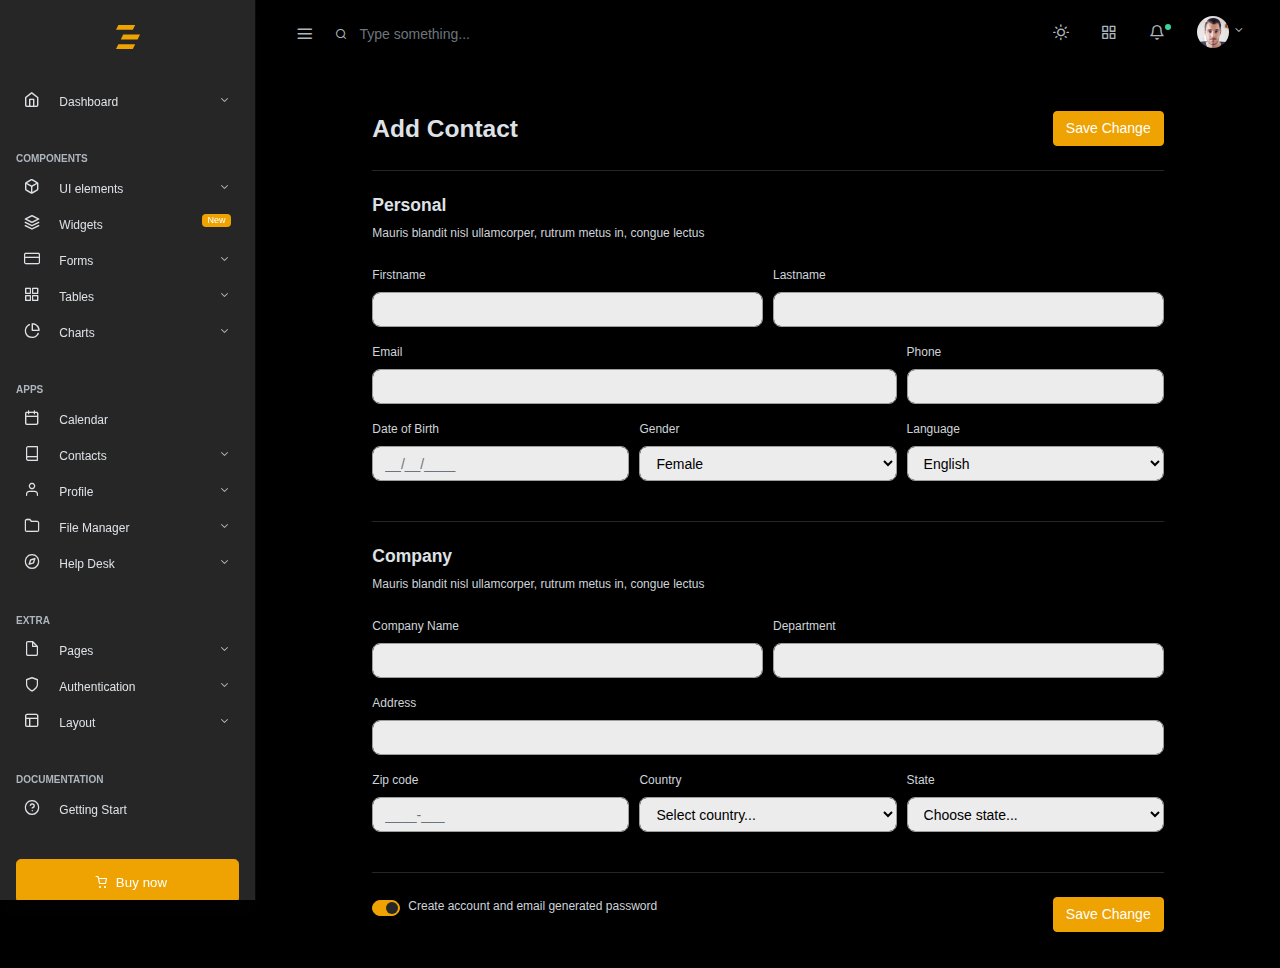
<file: contacts-new.html>
<!doctype html>
<html lang="en">
  <head>
    <meta charset="utf-8">
    <meta name="viewport" content="width=device-width, initial-scale=1, shrink-to-fit=no">
    <meta name="description" content="">
    <meta name="author" content="">
    <link rel="icon" href="favicon.ico">
    <title>Tiny Dashboard - A Bootstrap Dashboard Template</title>
    <!-- Simple bar CSS -->
    <link rel="stylesheet" href="css/simplebar.css">
    <!-- Fonts CSS -->
    <link href="https://fonts.googleapis.com/css2?family=Overpass:ital,wght@0,100;0,200;0,300;0,400;0,600;0,700;0,800;0,900;1,100;1,200;1,300;1,400;1,600;1,700;1,800;1,900&display=swap" rel="stylesheet">
    <!-- Icons CSS -->
    <link rel="stylesheet" href="css/feather.css">
    <link rel="stylesheet" href="css/select2.css">
    <link rel="stylesheet" href="css/dropzone.css">
    <link rel="stylesheet" href="css/uppy.min.css">
    <link rel="stylesheet" href="css/jquery.steps.css">
    <link rel="stylesheet" href="css/jquery.timepicker.css">
    <link rel="stylesheet" href="css/quill.snow.css">
    <!-- Date Range Picker CSS -->
    <link rel="stylesheet" href="css/daterangepicker.css">
    <!-- App CSS -->
    <link rel="stylesheet" href="css/app-light.css" id="lightTheme" disabled>
    <link rel="stylesheet" href="css/app-dark.css" id="darkTheme">
  </head>
  <body class="vertical  dark  ">
    <div class="wrapper">
      <nav class="topnav navbar navbar-light">
        <button type="button" class="navbar-toggler text-muted mt-2 p-0 mr-3 collapseSidebar">
          <i class="fe fe-menu navbar-toggler-icon"></i>
        </button>
        <form class="form-inline mr-auto searchform text-muted">
          <input class="form-control mr-sm-2 bg-transparent border-0 pl-4 text-muted" type="search" placeholder="Type something..." aria-label="Search">
        </form>
        <ul class="nav">
          <li class="nav-item">
            <a class="nav-link text-muted my-2" href="#" id="modeSwitcher" data-mode="dark">
              <i class="fe fe-sun fe-16"></i>
            </a>
          </li>
          <li class="nav-item">
            <a class="nav-link text-muted my-2" href="./#" data-toggle="modal" data-target=".modal-shortcut">
              <span class="fe fe-grid fe-16"></span>
            </a>
          </li>
          <li class="nav-item nav-notif">
            <a class="nav-link text-muted my-2" href="./#" data-toggle="modal" data-target=".modal-notif">
              <span class="fe fe-bell fe-16"></span>
              <span class="dot dot-md bg-success"></span>
            </a>
          </li>
          <li class="nav-item dropdown">
            <a class="nav-link dropdown-toggle text-muted pr-0" href="#" id="navbarDropdownMenuLink" role="button" data-toggle="dropdown" aria-haspopup="true" aria-expanded="false">
              <span class="avatar avatar-sm mt-2">
                <img src="./assets/avatars/face-1.jpg" alt="..." class="avatar-img rounded-circle">
              </span>
            </a>
            <div class="dropdown-menu dropdown-menu-right" aria-labelledby="navbarDropdownMenuLink">
              <a class="dropdown-item" href="#">Profile</a>
              <a class="dropdown-item" href="#">Settings</a>
              <a class="dropdown-item" href="#">Activities</a>
            </div>
          </li>
        </ul>
      </nav>
      <aside class="sidebar-left border-right bg-white shadow" id="leftSidebar" data-simplebar>
        <a href="#" class="btn collapseSidebar toggle-btn d-lg-none text-muted ml-2 mt-3" data-toggle="toggle">
          <i class="fe fe-x"><span class="sr-only"></span></i>
        </a>
        <nav class="vertnav navbar navbar-light">
          <!-- nav bar -->
          <div class="w-100 mb-4 d-flex">
            <a class="navbar-brand mx-auto mt-2 flex-fill text-center" href="./index.html">
              <svg version="1.1" id="logo" class="navbar-brand-img brand-sm" xmlns="http://www.w3.org/2000/svg" xmlns:xlink="http://www.w3.org/1999/xlink" x="0px" y="0px" viewBox="0 0 120 120" xml:space="preserve">
                <g>
                  <polygon class="st0" points="78,105 15,105 24,87 87,87 	" />
                  <polygon class="st0" points="96,69 33,69 42,51 105,51 	" />
                  <polygon class="st0" points="78,33 15,33 24,15 87,15 	" />
                </g>
              </svg>
            </a>
          </div>
          <ul class="navbar-nav flex-fill w-100 mb-2">
            <li class="nav-item dropdown">
              <a href="#dashboard" data-toggle="collapse" aria-expanded="false" class="dropdown-toggle nav-link">
                <i class="fe fe-home fe-16"></i>
                <span class="ml-3 item-text">Dashboard</span><span class="sr-only">(current)</span>
              </a>
              <ul class="collapse list-unstyled pl-4 w-100" id="dashboard">
                <li class="nav-item active">
                  <a class="nav-link pl-3" href="./index.html"><span class="ml-1 item-text">Default</span></a>
                </li>
                <li class="nav-item">
                  <a class="nav-link pl-3" href="./dashboard-analytics.html"><span class="ml-1 item-text">Analytics</span></a>
                </li>
                <li class="nav-item">
                  <a class="nav-link pl-3" href="./dashboard-sales.html"><span class="ml-1 item-text">E-commerce</span></a>
                </li>
                <li class="nav-item">
                  <a class="nav-link pl-3" href="./dashboard-saas.html"><span class="ml-1 item-text">Saas Dashboard</span></a>
                </li>
                <li class="nav-item">
                  <a class="nav-link pl-3" href="./dashboard-system.html"><span class="ml-1 item-text">Systems</span></a>
                </li>
              </ul>
            </li>
          </ul>
          <p class="text-muted nav-heading mt-4 mb-1">
            <span>Components</span>
          </p>
          <ul class="navbar-nav flex-fill w-100 mb-2">
            <li class="nav-item dropdown">
              <a href="#ui-elements" data-toggle="collapse" aria-expanded="false" class="dropdown-toggle nav-link">
                <i class="fe fe-box fe-16"></i>
                <span class="ml-3 item-text">UI elements</span>
              </a>
              <ul class="collapse list-unstyled pl-4 w-100" id="ui-elements">
                <li class="nav-item">
                  <a class="nav-link pl-3" href="./ui-color.html"><span class="ml-1 item-text">Colors</span>
                  </a>
                </li>
                <li class="nav-item">
                  <a class="nav-link pl-3" href="./ui-typograpy.html"><span class="ml-1 item-text">Typograpy</span></a>
                </li>
                <li class="nav-item">
                  <a class="nav-link pl-3" href="./ui-icons.html"><span class="ml-1 item-text">Icons</span></a>
                </li>
                <li class="nav-item">
                  <a class="nav-link pl-3" href="./ui-buttons.html"><span class="ml-1 item-text">Buttons</span></a>
                </li>
                <li class="nav-item">
                  <a class="nav-link pl-3" href="./ui-notification.html"><span class="ml-1 item-text">Notifications</span></a>
                </li>
                <li class="nav-item">
                  <a class="nav-link pl-3" href="./ui-modals.html"><span class="ml-1 item-text">Modals</span></a>
                </li>
                <li class="nav-item">
                  <a class="nav-link pl-3" href="./ui-tabs-accordion.html"><span class="ml-1 item-text">Tabs & Accordion</span></a>
                </li>
                <li class="nav-item">
                  <a class="nav-link pl-3" href="./ui-progress.html"><span class="ml-1 item-text">Progress</span></a>
                </li>
              </ul>
            </li>
            <li class="nav-item w-100">
              <a class="nav-link" href="widgets.html">
                <i class="fe fe-layers fe-16"></i>
                <span class="ml-3 item-text">Widgets</span>
                <span class="badge badge-pill badge-primary">New</span>
              </a>
            </li>
            <li class="nav-item dropdown">
              <a href="#forms" data-toggle="collapse" aria-expanded="false" class="dropdown-toggle nav-link">
                <i class="fe fe-credit-card fe-16"></i>
                <span class="ml-3 item-text">Forms</span>
              </a>
              <ul class="collapse list-unstyled pl-4 w-100" id="forms">
                <li class="nav-item">
                  <a class="nav-link pl-3" href="./form_elements.html"><span class="ml-1 item-text">Basic Elements</span></a>
                </li>
                <li class="nav-item">
                  <a class="nav-link pl-3" href="./form_advanced.html"><span class="ml-1 item-text">Advanced Elements</span></a>
                </li>
                <li class="nav-item">
                  <a class="nav-link pl-3" href="./form_validation.html"><span class="ml-1 item-text">Validation</span></a>
                </li>
                <li class="nav-item">
                  <a class="nav-link pl-3" href="./form_wizard.html"><span class="ml-1 item-text">Wizard</span></a>
                </li>
                <li class="nav-item">
                  <a class="nav-link pl-3" href="./form_layouts.html"><span class="ml-1 item-text">Layouts</span></a>
                </li>
                <li class="nav-item">
                  <a class="nav-link pl-3" href="./form_upload.html"><span class="ml-1 item-text">File upload</span></a>
                </li>
              </ul>
            </li>
            <li class="nav-item dropdown">
              <a href="#tables" data-toggle="collapse" aria-expanded="false" class="dropdown-toggle nav-link">
                <i class="fe fe-grid fe-16"></i>
                <span class="ml-3 item-text">Tables</span>
              </a>
              <ul class="collapse list-unstyled pl-4 w-100" id="tables">
                <li class="nav-item">
                  <a class="nav-link pl-3" href="./table_basic.html"><span class="ml-1 item-text">Basic Tables</span></a>
                </li>
                <li class="nav-item">
                  <a class="nav-link pl-3" href="./table_advanced.html"><span class="ml-1 item-text">Advanced Tables</span></a>
                </li>
                <li class="nav-item">
                  <a class="nav-link pl-3" href="./table_datatables.html"><span class="ml-1 item-text">Data Tables</span></a>
                </li>
              </ul>
            </li>
            <li class="nav-item dropdown">
              <a href="#charts" data-toggle="collapse" aria-expanded="false" class="dropdown-toggle nav-link">
                <i class="fe fe-pie-chart fe-16"></i>
                <span class="ml-3 item-text">Charts</span>
              </a>
              <ul class="collapse list-unstyled pl-4 w-100" id="charts">
                <li class="nav-item">
                  <a class="nav-link pl-3" href="./chart-inline.html"><span class="ml-1 item-text">Inline Chart</span></a>
                </li>
                <li class="nav-item">
                  <a class="nav-link pl-3" href="./chart-chartjs.html"><span class="ml-1 item-text">Chartjs</span></a>
                </li>
                <li class="nav-item">
                  <a class="nav-link pl-3" href="./chart-apexcharts.html"><span class="ml-1 item-text">ApexCharts</span></a>
                </li>
                <li class="nav-item">
                  <a class="nav-link pl-3" href="./datamaps.html"><span class="ml-1 item-text">Datamaps</span></a>
                </li>
              </ul>
            </li>
          </ul>
          <p class="text-muted nav-heading mt-4 mb-1">
            <span>Apps</span>
          </p>
          <ul class="navbar-nav flex-fill w-100 mb-2">
            <li class="nav-item w-100">
              <a class="nav-link" href="calendar.html">
                <i class="fe fe-calendar fe-16"></i>
                <span class="ml-3 item-text">Calendar</span>
              </a>
            </li>
            <li class="nav-item dropdown">
              <a href="#contact" data-toggle="collapse" aria-expanded="false" class="dropdown-toggle nav-link">
                <i class="fe fe-book fe-16"></i>
                <span class="ml-3 item-text">Contacts</span>
              </a>
              <ul class="collapse list-unstyled pl-4 w-100" id="contact">
                <a class="nav-link pl-3" href="./contacts-list.html"><span class="ml-1">Contact List</span></a>
                <a class="nav-link pl-3" href="./contacts-grid.html"><span class="ml-1">Contact Grid</span></a>
                <a class="nav-link pl-3" href="./contacts-new.html"><span class="ml-1">New Contact</span></a>
              </ul>
            </li>
            <li class="nav-item dropdown">
              <a href="#profile" data-toggle="collapse" aria-expanded="false" class="dropdown-toggle nav-link">
                <i class="fe fe-user fe-16"></i>
                <span class="ml-3 item-text">Profile</span>
              </a>
              <ul class="collapse list-unstyled pl-4 w-100" id="profile">
                <a class="nav-link pl-3" href="./profile.html"><span class="ml-1">Overview</span></a>
                <a class="nav-link pl-3" href="./profile-settings.html"><span class="ml-1">Settings</span></a>
                <a class="nav-link pl-3" href="./profile-security.html"><span class="ml-1">Security</span></a>
                <a class="nav-link pl-3" href="./profile-notification.html"><span class="ml-1">Notifications</span></a>
              </ul>
            </li>
            <li class="nav-item dropdown">
              <a href="#fileman" data-toggle="collapse" aria-expanded="false" class="dropdown-toggle nav-link">
                <i class="fe fe-folder fe-16"></i>
                <span class="ml-3 item-text">File Manager</span>
              </a>
              <ul class="collapse list-unstyled pl-4 w-100" id="fileman">
                <a class="nav-link pl-3" href="./files-list.html"><span class="ml-1">Files List</span></a>
                <a class="nav-link pl-3" href="./files-grid.html"><span class="ml-1">Files Grid</span></a>
              </ul>
            </li>
            <li class="nav-item dropdown">
              <a href="#support" data-toggle="collapse" aria-expanded="false" class="dropdown-toggle nav-link">
                <i class="fe fe-compass fe-16"></i>
                <span class="ml-3 item-text">Help Desk</span>
              </a>
              <ul class="collapse list-unstyled pl-4 w-100" id="support">
                <a class="nav-link pl-3" href="./support-center.html"><span class="ml-1">Home</span></a>
                <a class="nav-link pl-3" href="./support-tickets.html"><span class="ml-1">Tickets</span></a>
                <a class="nav-link pl-3" href="./support-ticket-detail.html"><span class="ml-1">Ticket Detail</span></a>
                <a class="nav-link pl-3" href="./support-faqs.html"><span class="ml-1">FAQs</span></a>
              </ul>
            </li>
          </ul>
          <p class="text-muted nav-heading mt-4 mb-1">
            <span>Extra</span>
          </p>
          <ul class="navbar-nav flex-fill w-100 mb-2">
            <li class="nav-item dropdown">
              <a href="#pages" data-toggle="collapse" aria-expanded="false" class="dropdown-toggle nav-link">
                <i class="fe fe-file fe-16"></i>
                <span class="ml-3 item-text">Pages</span>
              </a>
              <ul class="collapse list-unstyled pl-4 w-100 w-100" id="pages">
                <li class="nav-item">
                  <a class="nav-link pl-3" href="./page-orders.html">
                    <span class="ml-1 item-text">Orders</span>
                  </a>
                </li>
                <li class="nav-item">
                  <a class="nav-link pl-3" href="./page-timeline.html">
                    <span class="ml-1 item-text">Timeline</span>
                  </a>
                </li>
                <li class="nav-item">
                  <a class="nav-link pl-3" href="./page-invoice.html">
                    <span class="ml-1 item-text">Invoice</span>
                  </a>
                </li>
                <li class="nav-item">
                  <a class="nav-link pl-3" href="./page-404.html">
                    <span class="ml-1 item-text">Page 404</span>
                  </a>
                </li>
                <li class="nav-item">
                  <a class="nav-link pl-3" href="./page-500.html">
                    <span class="ml-1 item-text">Page 500</span>
                  </a>
                </li>
                <li class="nav-item">
                  <a class="nav-link pl-3" href="./page-blank.html">
                    <span class="ml-1 item-text">Blank</span>
                  </a>
                </li>
              </ul>
            </li>
            <li class="nav-item dropdown">
              <a href="#auth" data-toggle="collapse" aria-expanded="false" class="dropdown-toggle nav-link">
                <i class="fe fe-shield fe-16"></i>
                <span class="ml-3 item-text">Authentication</span>
              </a>
              <ul class="collapse list-unstyled pl-4 w-100" id="auth">
                <a class="nav-link pl-3" href="./auth-login.html"><span class="ml-1">Login 1</span></a>
                <a class="nav-link pl-3" href="./auth-login-half.html"><span class="ml-1">Login 2</span></a>
                <a class="nav-link pl-3" href="./auth-register.html"><span class="ml-1">Register</span></a>
                <a class="nav-link pl-3" href="./auth-resetpw.html"><span class="ml-1">Reset Password</span></a>
                <a class="nav-link pl-3" href="./auth-confirm.html"><span class="ml-1">Confirm Password</span></a>
              </ul>
            </li>
            <li class="nav-item dropdown">
              <a href="#layouts" data-toggle="collapse" aria-expanded="false" class="dropdown-toggle nav-link">
                <i class="fe fe-layout fe-16"></i>
                <span class="ml-3 item-text">Layout</span>
              </a>
              <ul class="collapse list-unstyled pl-4 w-100" id="layouts">
                <li class="nav-item">
                  <a class="nav-link pl-3" href="./index.html"><span class="ml-1 item-text">Default</span></a>
                </li>
                <li class="nav-item">
                  <a class="nav-link pl-3" href="./index-horizontal.html"><span class="ml-1 item-text">Top Navigation</span></a>
                </li>
                <li class="nav-item">
                  <a class="nav-link pl-3" href="./index-boxed.html"><span class="ml-1 item-text">Boxed</span></a>
                </li>
              </ul>
            </li>
          </ul>
          <p class="text-muted nav-heading mt-4 mb-1">
            <span>Documentation</span>
          </p>
          <ul class="navbar-nav flex-fill w-100 mb-2">
            <li class="nav-item w-100">
              <a class="nav-link" href="../docs/index.html">
                <i class="fe fe-help-circle fe-16"></i>
                <span class="ml-3 item-text">Getting Start</span>
              </a>
            </li>
          </ul>
          <div class="btn-box w-100 mt-4 mb-1">
            <a href="https://themeforest.net/item/tinydash-bootstrap-html-admin-dashboard-template/27511269" target="_blank" class="btn mb-2 btn-primary btn-lg btn-block">
              <i class="fe fe-shopping-cart fe-12 mx-2"></i><span class="small">Buy now</span>
            </a>
          </div>
        </nav>
      </aside>
      <main role="main" class="main-content">
        <div class="container-fluid">
          <div class="row justify-content-center">
            <div class="col-12 col-xl-10">
              <div class="row align-items-center my-4">
                <div class="col">
                  <h2 class="h3 mb-0 page-title">Add Contact</h2>
                </div>
                <div class="col-auto">
                  <button type="button" class="btn btn-primary">Save Change</button>
                </div>
              </div>
              <form>
                <hr class="my-4">
                <h5 class="mb-2 mt-4">Personal</h5>
                <p class="mb-4">Mauris blandit nisl ullamcorper, rutrum metus in, congue lectus</p>
                <div class="form-row">
                  <div class="form-group col-md-6">
                    <label for="firstname">Firstname</label>
                    <input type="text" id="firstname" class="form-control">
                  </div>
                  <div class="form-group col-md-6">
                    <label for="lastname">Lastname</label>
                    <input type="text" id="lastname" class="form-control">
                  </div>
                </div>
                <div class="form-row">
                  <div class="form-group col-md-8">
                    <label for="inputEmail4">Email</label>
                    <input type="email" class="form-control" id="inputEmail4">
                  </div>
                  <div class="form-group col-md-4">
                    <label for="inputPhone">Phone</label>
                    <input type="text" class="form-control" id="inputPhone">
                  </div>
                </div>
                <div class="form-row">
                  <div class="form-group col-md-4">
                    <label for="custom-placeholder">Date of Birth</label>
                    <input class="form-control input-placeholder" id="custom-placeholder" type="text" name="placeholder">
                  </div>
                  <div class="form-group col-md-4">
                    <label for="inputState5">Gender</label>
                    <select id="inputState5" class="form-control">
                      <option value="female">Female</option>
                      <option value="male">Male</option>
                    </select>
                  </div>
                  <div class="form-group col-md-4">
                    <label for="inputLang">Language</label>
                    <select id="inputLang" class="form-control">
                      <option value="en">English</option>
                      <option value="fr">Français</option>
                    </select>
                  </div>
                </div>
                <hr class="my-4">
                <h5 class="mb-2 mt-4">Company</h5>
                <p class="mb-4">Mauris blandit nisl ullamcorper, rutrum metus in, congue lectus</p>
                <div class="form-row">
                  <div class="form-group col-md-6">
                    <label for="firstname">Company Name</label>
                    <input type="text" id="firstname" class="form-control">
                  </div>
                  <div class="form-group col-md-6">
                    <label for="lastname">Department</label>
                    <input type="text" id="lastname" class="form-control">
                  </div>
                </div>
                <div class="form-group">
                  <label for="inputAddress5">Address</label>
                  <input type="text" class="form-control" id="inputAddress5">
                </div>
                <div class="form-row">
                  <div class="form-group col-md-4">
                    <label for="custom-zip">Zip code</label>
                    <input class="form-control input-zip" id="custom-zip">
                  </div>
                  <div class="form-group col-md-4">
                    <label for="inputState5">Country</label>
                    <select id="inputState5" class="form-control">
                      <option valye="">Select country...</option>
                      <option>...</option>
                    </select>
                  </div>
                  <div class="form-group col-md-4">
                    <label for="inputState5">State</label>
                    <select id="inputState5" class="form-control">
                      <option selected="">Choose state...</option>
                      <option>...</option>
                    </select>
                  </div>
                </div>
                <hr class="my-4">
                <div class="form-row">
                  <div class="col-md-6">
                    <div class="custom-control custom-switch">
                      <input type="checkbox" class="custom-control-input" id="customPass" checked>
                      <label class="custom-control-label" for="customPass">Create account and email generated password</label>
                    </div>
                  </div>
                  <div class="col-md-6 text-right">
                    <button type="button" class="btn btn-primary">Save Change</button>
                  </div>
                </div>
              </form>
            </div> <!-- .col-12 -->
          </div> <!-- .row -->
        </div> <!-- .container-fluid -->
        <div class="modal fade modal-notif modal-slide" tabindex="-1" role="dialog" aria-labelledby="defaultModalLabel" aria-hidden="true">
          <div class="modal-dialog modal-sm" role="document">
            <div class="modal-content">
              <div class="modal-header">
                <h5 class="modal-title" id="defaultModalLabel">Notifications</h5>
                <button type="button" class="close" data-dismiss="modal" aria-label="Close">
                  <span aria-hidden="true">&times;</span>
                </button>
              </div>
              <div class="modal-body">
                <div class="list-group list-group-flush my-n3">
                  <div class="list-group-item bg-transparent">
                    <div class="row align-items-center">
                      <div class="col-auto">
                        <span class="fe fe-box fe-24"></span>
                      </div>
                      <div class="col">
                        <small><strong>Package has uploaded successfull</strong></small>
                        <div class="my-0 text-muted small">Package is zipped and uploaded</div>
                        <small class="badge badge-pill badge-light text-muted">1m ago</small>
                      </div>
                    </div>
                  </div>
                  <div class="list-group-item bg-transparent">
                    <div class="row align-items-center">
                      <div class="col-auto">
                        <span class="fe fe-download fe-24"></span>
                      </div>
                      <div class="col">
                        <small><strong>Widgets are updated successfull</strong></small>
                        <div class="my-0 text-muted small">Just create new layout Index, form, table</div>
                        <small class="badge badge-pill badge-light text-muted">2m ago</small>
                      </div>
                    </div>
                  </div>
                  <div class="list-group-item bg-transparent">
                    <div class="row align-items-center">
                      <div class="col-auto">
                        <span class="fe fe-inbox fe-24"></span>
                      </div>
                      <div class="col">
                        <small><strong>Notifications have been sent</strong></small>
                        <div class="my-0 text-muted small">Fusce dapibus, tellus ac cursus commodo</div>
                        <small class="badge badge-pill badge-light text-muted">30m ago</small>
                      </div>
                    </div> <!-- / .row -->
                  </div>
                  <div class="list-group-item bg-transparent">
                    <div class="row align-items-center">
                      <div class="col-auto">
                        <span class="fe fe-link fe-24"></span>
                      </div>
                      <div class="col">
                        <small><strong>Link was attached to menu</strong></small>
                        <div class="my-0 text-muted small">New layout has been attached to the menu</div>
                        <small class="badge badge-pill badge-light text-muted">1h ago</small>
                      </div>
                    </div>
                  </div> <!-- / .row -->
                </div> <!-- / .list-group -->
              </div>
              <div class="modal-footer">
                <button type="button" class="btn btn-secondary btn-block" data-dismiss="modal">Clear All</button>
              </div>
            </div>
          </div>
        </div>
        <div class="modal fade modal-shortcut modal-slide" tabindex="-1" role="dialog" aria-labelledby="defaultModalLabel" aria-hidden="true">
          <div class="modal-dialog" role="document">
            <div class="modal-content">
              <div class="modal-header">
                <h5 class="modal-title" id="defaultModalLabel">Shortcuts</h5>
                <button type="button" class="close" data-dismiss="modal" aria-label="Close">
                  <span aria-hidden="true">&times;</span>
                </button>
              </div>
              <div class="modal-body px-5">
                <div class="row align-items-center">
                  <div class="col-6 text-center">
                    <div class="squircle bg-success justify-content-center">
                      <i class="fe fe-cpu fe-32 align-self-center text-white"></i>
                    </div>
                    <p>Control area</p>
                  </div>
                  <div class="col-6 text-center">
                    <div class="squircle bg-primary justify-content-center">
                      <i class="fe fe-activity fe-32 align-self-center text-white"></i>
                    </div>
                    <p>Activity</p>
                  </div>
                </div>
                <div class="row align-items-center">
                  <div class="col-6 text-center">
                    <div class="squircle bg-primary justify-content-center">
                      <i class="fe fe-droplet fe-32 align-self-center text-white"></i>
                    </div>
                    <p>Droplet</p>
                  </div>
                  <div class="col-6 text-center">
                    <div class="squircle bg-primary justify-content-center">
                      <i class="fe fe-upload-cloud fe-32 align-self-center text-white"></i>
                    </div>
                    <p>Upload</p>
                  </div>
                </div>
                <div class="row align-items-center">
                  <div class="col-6 text-center">
                    <div class="squircle bg-primary justify-content-center">
                      <i class="fe fe-users fe-32 align-self-center text-white"></i>
                    </div>
                    <p>Users</p>
                  </div>
                  <div class="col-6 text-center">
                    <div class="squircle bg-primary justify-content-center">
                      <i class="fe fe-settings fe-32 align-self-center text-white"></i>
                    </div>
                    <p>Settings</p>
                  </div>
                </div>
              </div>
            </div>
          </div>
        </div>
      </main> <!-- main -->
    </div> <!-- .wrapper -->
    <script src="js/jquery.min.js"></script>
    <script src="js/popper.min.js"></script>
    <script src="js/moment.min.js"></script>
    <script src="js/bootstrap.min.js"></script>
    <script src="js/simplebar.min.js"></script>
    <script src='js/daterangepicker.js'></script>
    <script src='js/jquery.stickOnScroll.js'></script>
    <script src="js/tinycolor-min.js"></script>
    <script src="js/config.js"></script>
    <script src='js/jquery.mask.min.js'></script>
    <script src='js/select2.min.js'></script>
    <script src='js/jquery.steps.min.js'></script>
    <script src='js/jquery.validate.min.js'></script>
    <script src='js/jquery.timepicker.js'></script>
    <script src='js/dropzone.min.js'></script>
    <script src='js/uppy.min.js'></script>
    <script src='js/quill.min.js'></script>
    <script>
      $('.select2').select2(
      {
        theme: 'bootstrap4',
      });
      $('.select2-multi').select2(
      {
        multiple: true,
        theme: 'bootstrap4',
      });
      $('.drgpicker').daterangepicker(
      {
        singleDatePicker: true,
        timePicker: false,
        showDropdowns: true,
        locale:
        {
          format: 'MM/DD/YYYY'
        }
      });
      $('.time-input').timepicker(
      {
        'scrollDefault': 'now',
        'zindex': '9999' /* fix modal open */
      });
      /** date range picker */
      if ($('.datetimes').length)
      {
        $('.datetimes').daterangepicker(
        {
          timePicker: true,
          startDate: moment().startOf('hour'),
          endDate: moment().startOf('hour').add(32, 'hour'),
          locale:
          {
            format: 'M/DD hh:mm A'
          }
        });
      }
      var start = moment().subtract(29, 'days');
      var end = moment();

      function cb(start, end)
      {
        $('#reportrange span').html(start.format('MMMM D, YYYY') + ' - ' + end.format('MMMM D, YYYY'));
      }
      $('#reportrange').daterangepicker(
      {
        startDate: start,
        endDate: end,
        ranges:
        {
          'Today': [moment(), moment()],
          'Yesterday': [moment().subtract(1, 'days'), moment().subtract(1, 'days')],
          'Last 7 Days': [moment().subtract(6, 'days'), moment()],
          'Last 30 Days': [moment().subtract(29, 'days'), moment()],
          'This Month': [moment().startOf('month'), moment().endOf('month')],
          'Last Month': [moment().subtract(1, 'month').startOf('month'), moment().subtract(1, 'month').endOf('month')]
        }
      }, cb);
      cb(start, end);
      $('.input-placeholder').mask("00/00/0000",
      {
        placeholder: "__/__/____"
      });
      $('.input-zip').mask('00000-000',
      {
        placeholder: "____-___"
      });
      $('.input-money').mask("#.##0,00",
      {
        reverse: true
      });
      $('.input-phoneus').mask('(000) 000-0000');
      $('.input-mixed').mask('AAA 000-S0S');
      $('.input-ip').mask('0ZZ.0ZZ.0ZZ.0ZZ',
      {
        translation:
        {
          'Z':
          {
            pattern: /[0-9]/,
            optional: true
          }
        },
        placeholder: "___.___.___.___"
      });
      // editor
      var editor = document.getElementById('editor');
      if (editor)
      {
        var toolbarOptions = [
          [
          {
            'font': []
          }],
          [
          {
            'header': [1, 2, 3, 4, 5, 6, false]
          }],
          ['bold', 'italic', 'underline', 'strike'],
          ['blockquote', 'code-block'],
          [
          {
            'header': 1
          },
          {
            'header': 2
          }],
          [
          {
            'list': 'ordered'
          },
          {
            'list': 'bullet'
          }],
          [
          {
            'script': 'sub'
          },
          {
            'script': 'super'
          }],
          [
          {
            'indent': '-1'
          },
          {
            'indent': '+1'
          }], // outdent/indent
          [
          {
            'direction': 'rtl'
          }], // text direction
          [
          {
            'color': []
          },
          {
            'background': []
          }], // dropdown with defaults from theme
          [
          {
            'align': []
          }],
          ['clean'] // remove formatting button
        ];
        var quill = new Quill(editor,
        {
          modules:
          {
            toolbar: toolbarOptions
          },
          theme: 'snow'
        });
      }
      // Example starter JavaScript for disabling form submissions if there are invalid fields
      (function()
      {
        'use strict';
        window.addEventListener('load', function()
        {
          // Fetch all the forms we want to apply custom Bootstrap validation styles to
          var forms = document.getElementsByClassName('needs-validation');
          // Loop over them and prevent submission
          var validation = Array.prototype.filter.call(forms, function(form)
          {
            form.addEventListener('submit', function(event)
            {
              if (form.checkValidity() === false)
              {
                event.preventDefault();
                event.stopPropagation();
              }
              form.classList.add('was-validated');
            }, false);
          });
        }, false);
      })();
    </script>
    <script>
      var uptarg = document.getElementById('drag-drop-area');
      if (uptarg)
      {
        var uppy = Uppy.Core().use(Uppy.Dashboard,
        {
          inline: true,
          target: uptarg,
          proudlyDisplayPoweredByUppy: false,
          theme: 'dark',
          width: 770,
          height: 210,
          plugins: ['Webcam']
        }).use(Uppy.Tus,
        {
          endpoint: 'https://master.tus.io/files/'
        });
        uppy.on('complete', (result) =>
        {
          console.log('Upload complete! We’ve uploaded these files:', result.successful)
        });
      }
    </script>
    <script src="js/apps.js"></script>
    <!-- Global site tag (gtag.js) - Google Analytics -->
    <script async src="https://www.googletagmanager.com/gtag/js?id=UA-56159088-1"></script>
    <script>
      window.dataLayer = window.dataLayer || [];

      function gtag()
      {
        dataLayer.push(arguments);
      }
      gtag('js', new Date());
      gtag('config', 'UA-56159088-1');
    </script>
  </body>
</html>
</file>
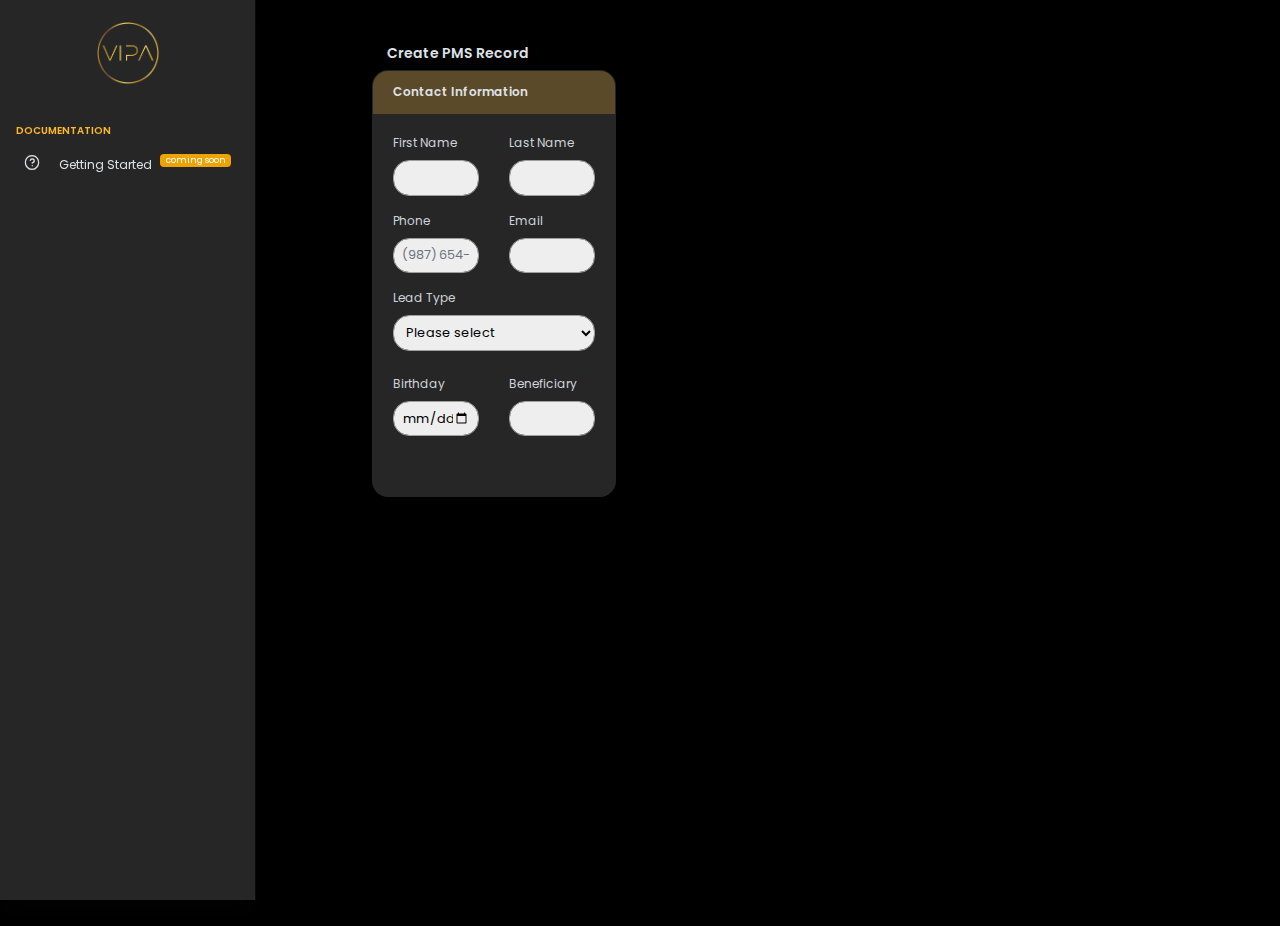
<file: create-record-ext.html>
<!doctype html>
<html lang="en">
    <head>
        <meta charset="utf-8">
        <meta name="viewport" content="width=device-width, initial-scale=1, shrink-to-fit=no">
        <meta name="description" content="">
        <meta name="author" content="">
        <!-- Simple bar CSS -->
        <link rel="stylesheet" href="css/simplebar.css">
        <!-- Fonts CSS -->
        <link href="https://fonts.googleapis.com/css2?family=Poppins:ital,wght@0,100;0,200;0,300;0,400;0,600;0,700;0,800;0,900;1,100;1,200;1,300;1,400;1,600;1,700;1,800;1,900&display=swap" rel="stylesheet">
        <!-- Icons CSS -->
        <link rel="stylesheet" href="css/feather.css">
        <link rel="stylesheet" href="css/select2.css">
        <link rel="stylesheet" href="css/dropzone.css">
        <link rel="stylesheet" href="css/uppy.min.css">
        <link rel="stylesheet" href="css/jquery.steps.css">
        <link rel="stylesheet" href="css/jquery.timepicker.css">
        <link rel="stylesheet" href="css/quill.snow.css">
        <!-- Date Range Picker CSS -->
        <link rel="stylesheet" href="css/daterangepicker.css">
        <!-- App CSS -->
        <link rel="stylesheet" href="css/app-light.css" id="lightTheme" disabled>
        <link rel="stylesheet" href="css/app-dark.css" id="darkTheme">
        <link rel="icon" href="./assets/images/vipa-icon.png">
        <title>VIPA Portal</title>
        <script src="js/vipa/createrecord.js"></script>
    </head>

    <body class="vertical  dark">
        <div class="wrapper">
            <!--top nav-->
            <nav class="topnav navbar navbar-light sticky-top" style="background-color: #000000;">
                <button type="button" class="navbar-toggler text-muted mt-2 p-0 mr-3 collapseSidebar" disabled>
                </button>
            </nav>

            <!--side nav-->
            <aside class="sidebar-left border-right bg-white shadow" id="leftSidebar" data-simplebar>
                <a href="#" class="btn collapseSidebar toggle-btn d-lg-none text-muted ml-2 mt-3" data-toggle="toggle">
                <i class="fe fe-x"><span class="sr-only"></span></i>
                </a>
                <nav class="vertnav navbar navbar-light">
                <!-- nav bar -->
                <div class="w-100 mb-2 d-flex">
                    <a class="navbar-brand mx-auto mt-2 flex-fill text-center" href="#">
                    <span class="avatar avatar-lg mt-2">
                        <img src="./assets/images/vipa-icon.png" alt="..." class="avatar-img rounded-circle">
                    </span>
                    </a>
                </div>
                <p class="nav-heading mt-4 mb-2">
                    <span>Documentation</span>
                </p>
                    <ul class="navbar-nav flex-fill w-100 mb-2">
                        <li id="navSupport" class="nav-item w-100">
                        <a class="nav-link" href="#">
                            <i class="fe fe-help-circle fe-16"></i>
                            <span class="ml-3 item-text">Getting Started</span>
                            <span class="badge badge-pill badge-primary">coming soon</span>
                        </a>
                        </li>
                    </ul>
                    

                </nav>
            </aside><!--side nav-->

            <!--Page Content-->
            <main id="main" role="main" class="main-content">

                <div id="createPMS" class="container-fluid">
                    <div class="row justify-content-center">
                        <!--container1-->
                        <div class="col-10 mb-4">
                            <!--Page Title-->
                            <div class="mb-2">
                                <div class="col">
                                    <h2 class="h6 page-title">Create PMS Record</h2>
                                </div>
                            </div>

                            <!--Prospect info-->
                            <div class="row mb-4">
                                <!--col1-->
                                <div class="col-4">
                                    <!--contact information card-->
                                    <div class="card profile h-100">
                                        <div class="card-header bg-warning-darker">
                                            <strong class="card-title">Contact Information</strong>
                                        </div>
                                        <div class="card-body">
                                            <div class="row align-items-baseline">
                                                <!--contact name-->
                                                <div class="col-md-6">
                                                    <div class="form-group">
                                                        <label for="pmsFirstName">First Name</label>
                                                        <input type="text" class="form-control form-control-sm font-weight-bold" id="pmsFirstName" value="">
                                                    </div>
                                                </div>
                                                <div class="col-md-6">
                                                    <div class="form-group">
                                                        <label for="pmsLastName">Last Name</label>
                                                        <input type="text" class="form-control form-control-sm font-weight-bold" id="pmsLastName" value="">
                                                    </div>
                                                </div>        
                                            </div>
    
                                            <div class="row align-items-baseline">
                                                <div class="col-md-6">
                                                    <!--Phone-->
                                                    <div class="form-group">
                                                        <label for="pmsPhone">Phone</label>
                                                        <input id="pmsPhone" placeholder="(987) 654-3210" class="form-control form-control-sm input-phoneus" maxlength="14" value=""required>
                                                    </div>
                                                </div>
    
                                                <div class="col-md-6">
                                                    <!--email-->
                                                    <div class="form-group">
                                                        <label for="pmsEmail">Email</label>
                                                        <input type="email" class="form-control form-control-sm" id="pmsEmail" value="">
                                                    </div>
                                                </div>
                                            </div>
    
                                            <!--lead type-->
                                            <div class="form-group">
                                                <label for="pmsLeadType">Lead Type </label>
                                                <select class="form-control form-control-sm" id="pmsLeadType">
                                                    <option value="" selected disabled>Please select</option>
                                                    <option value="general">General</option>
                                                    <option value="finalexpense">Final Expense</option>
                                                    <option value="mortgage">Mortgage</option>
                                                    <option value="iul">IUL</option>
                                                    <option value="annuity">Annuity</option>
                                                    <option value="other">Other</option>
                                                    <option value="annualreview">Annual Review</option>
                                                </select>
                                            </div>

                                            <div class="row align-items-baseline my-4">
                                                <div class="col-md-6">
                                                    <!--birthday-->
                                                    <div class="form-group">
                                                        <label for="pmsBirthday">Birthday</label>
                                                        <input type="date" class="form-control form-control-sm" id="pmsBirthday">
                                                    </div>
                                                </div>
                                                <div class="col-md-6">
                                                    <!--beneficiary-->
                                                    <div class="form-group">
                                                        <label for="pmsBeneficiary">Beneficiary</label>
                                                        <input type="text" class="form-control form-control-sm" id="pmsBeneficiary">
                                                    </div>
                                                </div>
                                            </div>
                                            <!--base information-->
                                            <div id="base-groupinfo" class="my-4 bg-secondary-dark p-4 rounded d-none">
                                                <p class= "text-bold text-white">Base Information</p>
                                                <!--face amount-->    
                                                <div class="form-group mt-4">
                                                    <label for="pmsfaceamount">Face Amount(Coverage Amount Requested)</label>
                                                    <input type="number" class="form-control form-control-sm" id="pmsfaceamount">
                                                </div>
                                            </div>
                                            <!--mortgage group info-->
                                            <div id="mortgage-groupinfo" class="my-4 bg-secondary-dark p-4 rounded d-none">
                                                <p class= "text-bold text-white">Mortgage Information</p>
                                                <div class="row align-items-baseline">
                                                    <div class="col-md-6">
                                                        <!--loan amount-->
                                                        <div class="form-group">
                                                            <label for="pmsLoanamount">Loan Amount</label>
                                                            <input type="number" class="form-control form-control-sm" id="pmsLoanamount">
                                                        </div>
                                                    </div>
                                                    <div class="col-md-6">
                                                        <!--length of loan-->
                                                        <div class="form-group">
                                                            <label for="pmsLengthloan">Length of Loan</label>
                                                            <input type="number" class="form-control form-control-sm" id="pmsLengthloan">
                                                        </div>
                                                    </div>
                                                </div>
            
                                                <div class="row align-items-baseline">
                                                    <div class="col-md-6">
                                                        <!--Monthly Mortgage Payment-->
                                                        <div class="form-group">
                                                            <label for="pmsMonthlymortgagepayment">Monthly Mortgage Payment</label>
                                                            <input type="number" class="form-control form-control-sm" id="pmsMonthlymortgagepayment">
                                                        </div>
                                                    </div>
                                                    <div class="col-md-6">
                                                        <!--Length of Loan Left-->
                                                        <div class="form-group">
                                                            <label for="pmsLengthloanleft">Length of Loan Left</label>
                                                            <input type="number" class="form-control form-control-sm" id="pmsLengthloanleft">
                                                        </div>
                                                    </div>
                                                </div>
            
                                                <div class="form-group">
                                                    <label for="pmsHousevalue">House Value</label>
                                                    <input type="number" class="form-control form-control-sm" id="pmsHousevalue">
                                                </div>
                                            </div>   
                                        </div>
                                    </div>
                                    <!--/contact information card-->
                                </div>
                                <!--/col1-->

                                <!--col2-->
                                <div class="col-8">
                                    <div class="row mb-4">
                                        <div class="col-6">
                                            <!--policy card-->
                                            <div id="policycard" class="card h-100 d-none">
                                                <div class="card-header bg-warning-darker">
                                                    <strong class="card-title">Policy Information</strong>
                                                </div>
                                                <div class="card-body bg-white1 rounded-bottom">    
                                                    <!--Policy-->
                                                    <div class="form-group">
                                                        <label for="pmsPolicyno" class="text-dark">Policy Number</label>
                                                        <input type="text" class="form-control form-control-sm" id="pmsPolicyno">
                                                    </div>
                                                    <div class="row align-items-baseline">
                                                        <div class="col-md-6">
                                                            <!--carrier-->
                                                            <div class="form-group">
                                                                <label for="pmsCarrier" class="text-dark">Carrier</label>
                                                                <select class="form-control select2" id="pmsCarrier">
                                                                    <option value="" selected disabled>Please select</option>
                                                                    <option value="Aetna">Aetna</option>
                                                                    <option value="Aflac">Aflac</option>
                                                                    <option value="AIG/Corebridge">AIG/Corebridge</option>
                                                                    <option value="American Amicable">American Amicable</option>
                                                                    <option value="American Home Life">American Home Life</option>
                                                                    <option value="Americo">Americo</option>
                                                                    <option value="Athene">Athene</option>
                                                                    <option value="Baltimore Life">Baltimore Life</option>
                                                                    <option value="Bankers Fidelity">Bankers Fidelity</option>
                                                                    <option value="Catholic Financial">Catholic Financial</option>
                                                                    <option value="CFG">CFG</option>
                                                                    <option value="CICA">CICA</option>
                                                                    <option value="Cincinnati">Cincinnati</option>
                                                                    <option value="Ethos">Ethos</option>
                                                                    <option value="Foresters">Foresters</option>
                                                                    <option value="Gerber Life">Gerber Life</option>
                                                                    <option value="Great Western">Great Western</option>
                                                                    <option value="GTL">GTL</option>
                                                                    <option value="Prosperity">Prosperity</option>
                                                                    <option value="Illinois Mutual">Illinois Mutual</option>
                                                                    <option value="InstaBrain (Term)">InstaBrain (Term)</option>
                                                                    <option value="John Hancock">John Hancock</option>
                                                                    <option value="Kansas City Life">Kansas City Life</option>
                                                                    <option value="Lafayette Life">Lafayette Life</option>
                                                                    <option value="Liberty Bankers">Liberty Bankers</option>
                                                                    <option value="Manhattan Life">Manhattan Life</option>
                                                                    <option value="Mutual of Omaha">Mutual of Omaha</option>
                                                                    <option value="National Life Group">National Life Group</option>
                                                                    <option value="North American">North American</option>
                                                                    <option value="Occidental Life">Occidental Life</option>
                                                                    <option value="Polish Falcons">Polish Falcons</option>
                                                                    <option value="Quility">Quility</option>
                                                                    <option value="SBLI">SBLI</option>
                                                                    <option value="Transamerica">Transamerica</option>
                                                                </select>
                                                            </div>
                                                        </div>
                                                
                                                        <div class="col-md-6">
                                                            <!--Type of policy-->
                                                            <div class="form-group">
                                                                <label for="pmsTypeofpolicy" class="text-dark">Type Of Policy</label>
                                                                <select class="form-control select2" id="pmsTypeofpolicy">
                                                                    <option value="" selected disabled>Please select</option>
                                                                    <option value="Term">Term</option>
                                                                    <option value="Final Expense">Final Expense</option>
                                                                    <option value="Universal Life">Universal Life</option>
                                                                    <option value="Annuity">Annuity</option>
                                                                    <option value="Accidental">Accidental</option>
                                                                </select>
                                                            </div> <!-- form-group -->
                                                        </div>
                                                    </div>
                                                
                                                    <div class="row d-flex align-items-baseline">
                                                        <div class="col-md-6">
                                                            <!--Initial Draft-->
                                                            <div class="form-group">
                                                                <label for="pmsInitialDraft" class="text-dark">Initial Draft Date</label>
                                                                <input type="date" class="form-control form-control-sm" id="pmsInitialDraft">
                                                            </div>
                                                        </div>
                                                        <div class="col-md-6">
                                                            <!--Recurring Draft-->
                                                            <div class="form-group">
                                                                <label for="pmsRecurringDraft" class="text-dark">Recurring Draft Date</label>
                                                                <input type="date" class="form-control form-control-sm" id="pmsRecurringDraft">
                                                            </div>
                                                        </div>
                                                    </div>
                                                    <!--monthly premium-->
                                                    <div class="form-group">
                                                        <label for="pmsMonthlyprem" class="text-dark">Policy Monthly Premium</label>
                                                        <input type="number" class="form-control form-control-sm" id="pmsMonthlyprem">
                                                    </div>                       
                                                </div>
                                            </div>
                                            <!--/policy card-->
                                        </div>
                                        
    
                                        <div class="col-6">
                                            <!--split Card-->
                                            <div id="splitcard" class="card mb-4 d-none">
                                                <div class="card-header bg-warning-darker">
                                                    <strong class="card-title">Split Information</strong>
                                                </div>
                                                <div class="card-body">    
                                                    <div class="form-group">
                                                        <label for="pmsAgentsplitconfirm">Was there an Agent Split on this policy</label>
                                                        <select class="form-control form-control-sm mb-2" id="pmsAgentsplitconfirm">
                                                            <option value="" selected disabled>Please select</option>
                                                            <option value="yes">Yes</option>
                                                            <option value="no">No</option>
                                                        </select>
                                                    </div>
                                                    <div id="split-groupinfo" class="row align-items-baseline d-none">
                                                        <div class="col-6">
                                                            <!--split amount-->
                                                            <div class="form-group">
                                                                <label for="pmsSplitamount">What Split % Are You Getting?</label>
                                                                <input type="number" class="form-control form-control-sm" id="pmsSplitamount">
                                                            </div>
                                                        </div>
                                                        <div class="col-6">
                                                            <!--carrier-->
                                                            <div class="form-group">
                                                                <label for="pmsSplitagent">Name of Agent on Split</label>
                                                                <input type="text" class="form-control form-control-sm" id="pmsSplitagent">
                                                            </div>
                                                        </div>
                                                    </div> 
                                                </div>
                                            </div>
                                            <!--/split card-->
                                            <!--appointment information card-->
                                            <div id="appointmentcard" class="card d-none">
                                                <div class="card-header bg-warning-darker">
                                                    <strong class="card-title">Appointment Information</strong>
                                                </div>
                                                <div class="card-body my-2">
                                                    <div class="form-group">
                                                        <label for="pmsApptresult" class="small m-0">What is the result of your appointment?*</label>
                                                        <select class="form-control form-control-sm mt-2" id="pmsApptresult" data-live-search="true"> 
                                                            <option value="" selected disabled>Please select</option>
                                                            <option>Sent to Underwriting</option>
                                                            <option>Follow-Up</option>
                                                            <option>Instant Approval</option>
                                                        </select>
                                                    </div>
                                                </div>
                                            </div>
                                            <!--/appointment information card-->
                                        </div>
                                    </div>

                                    <div id="submitcard" class="row justify-content-end d-none">
                                        <button id="pmsCreatebtn" type="button" class="btn mb-2 btn-primary">Create Record</button>
                                    </div>
                                </div> 
                                <!--col2--> 
                            </div>
                            <!--/Prospect Info-->

                            
                        </div>
                    </div>
                    
                </div>  
            </main> <!-- Page Content -->




        </div> <!-- .wrapper -->
    <script src="js/jquery.min.js"></script>
    <script src="js/popper.min.js"></script>
    <script src="js/moment.min.js"></script>
    <script src="js/bootstrap.min.js"></script>
    <script src="js/simplebar.min.js"></script>
    <script src='js/daterangepicker.js'></script>
    <script src='js/jquery.stickOnScroll.js'></script>
    <script src="js/tinycolor-min.js"></script>
    <script src="js/config.js"></script>
    <script src="js/d3.min.js"></script>
    <script src="js/topojson.min.js"></script>
    <script src="js/datamaps.all.min.js"></script>
    <script src="js/datamaps-zoomto.js"></script>
    <script src="js/datamaps.custom.js"></script>
    <script src="js/Chart.min.js"></script>
    <script src="js/gauge.min.js"></script>
    <script src="js/jquery.sparkline.min.js"></script>
    <script src="js/apexcharts.min.js"></script>
    <script src='js/jquery.mask.min.js'></script>
    <script src='js/select2.min.js'></script>
    <script src='js/jquery.steps.min.js'></script>
    <script src='js/jquery.validate.min.js'></script>
    <script src='js/jquery.timepicker.js'></script>
    <script src='js/dropzone.min.js'></script>
    <script src='js/uppy.min.js'></script>
    <script src='js/quill.min.js'></script>
    <script>
      $('.select2').select2(
      {
        theme: 'bootstrap4',
      });
      $('.select2-multi').select2(
      {
        multiple: true,
        theme: 'bootstrap4',
      });
      $('.drgpicker').daterangepicker(
      {
        singleDatePicker: true,
        timePicker: false,
        showDropdowns: true,
        locale:
        {
          format: 'MM/DD/YYYY'
        }
      });
      $('.time-input').timepicker(
      {
        'scrollDefault': 'now',
        'zindex': '9999' /* fix modal open */
      });
      /** date range picker */
      if ($('.datetimes').length)
      {
        $('.datetimes').daterangepicker(
        {
          timePicker: true,
          startDate: moment().startOf('hour'),
          endDate: moment().startOf('hour').add(32, 'hour'),
          locale:
          {
            format: 'M/DD hh:mm A'
          }
        });
      }
      var start = moment().subtract(29, 'days');
      var end = moment();

      function cb(start, end)
      {
        $('#reportrange span').html(start.format('MMMM D, YYYY') + ' - ' + end.format('MMMM D, YYYY'));
      }
      $('#reportrange').daterangepicker(
      {
        startDate: start,
        endDate: end,
        ranges:
        {
          'Today': [moment(), moment()],
          'Yesterday': [moment().subtract(1, 'days'), moment().subtract(1, 'days')],
          'Last 7 Days': [moment().subtract(6, 'days'), moment()],
          'Last 30 Days': [moment().subtract(29, 'days'), moment()],
          'This Month': [moment().startOf('month'), moment().endOf('month')],
          'Last Month': [moment().subtract(1, 'month').startOf('month'), moment().subtract(1, 'month').endOf('month')]
        }
      }, cb);
      cb(start, end);
      $('.input-placeholder').mask("00/00/0000",
      {
        placeholder: "__/__/____"
      });
      $('.input-zip').mask('00000-000',
      {
        placeholder: "____-___"
      });
      $('.input-money').mask("#.##0,00",
      {
        reverse: true
      });
      $('.input-phoneus').mask('(000) 000-0000');
      $('.input-mixed').mask('AAA 000-S0S');
      $('.input-ip').mask('0ZZ.0ZZ.0ZZ.0ZZ',
      {
        translation:
        {
          'Z':
          {
            pattern: /[0-9]/,
            optional: true
          }
        },
        placeholder: "___.___.___.___"
      });
      // editor
      var editor = document.getElementById('editor');
      if (editor)
      {
        var toolbarOptions = [
          [
          {
            'font': []
          }],
          [
          {
            'header': [1, 2, 3, 4, 5, 6, false]
          }],
          ['bold', 'italic', 'underline', 'strike'],
          ['blockquote', 'code-block'],
          [
          {
            'header': 1
          },
          {
            'header': 2
          }],
          [
          {
            'list': 'ordered'
          },
          {
            'list': 'bullet'
          }],
          [
          {
            'script': 'sub'
          },
          {
            'script': 'super'
          }],
          [
          {
            'indent': '-1'
          },
          {
            'indent': '+1'
          }], // outdent/indent
          [
          {
            'direction': 'rtl'
          }], // text direction
          [
          {
            'color': []
          },
          {
            'background': []
          }], // dropdown with defaults from theme
          [
          {
            'align': []
          }],
          ['clean'] // remove formatting button
        ];
        var quill = new Quill(editor,
        {
          modules:
          {
            toolbar: toolbarOptions
          },
          theme: 'snow'
        });
      }
      // Example starter JavaScript for disabling form submissions if there are invalid fields
      (function()
      {
        'use strict';
        window.addEventListener('load', function()
        {
          // Fetch all the forms we want to apply custom Bootstrap validation styles to
          var forms = document.getElementsByClassName('needs-validation');
          // Loop over them and prevent submission
          var validation = Array.prototype.filter.call(forms, function(form)
          {
            form.addEventListener('submit', function(event)
            {
              if (form.checkValidity() === false)
              {
                event.preventDefault();
                event.stopPropagation();
              }
              form.classList.add('was-validated');
            }, false);
          });
        }, false);
      })();
    </script>
    <script src="js/apps.js"></script>
    <!--VIPA JS-->

  </body>
</html>
</file>
<file: css/simplebar.css>
[data-simplebar] {
  position: relative;
  flex-direction: column;
  flex-wrap: wrap;
  justify-content: flex-start;
  align-content: flex-start;
  align-items: flex-start;
}

.simplebar-wrapper {
  overflow: hidden;
  width: inherit;
  height: inherit;
  max-width: inherit;
  max-height: inherit;
}

.simplebar-mask {
  direction: inherit;
  position: absolute;
  overflow: hidden;
  padding: 0;
  margin: 0;
  left: 0;
  top: 0;
  bottom: 0;
  right: 0;
  width: auto !important;
  height: auto !important;
  z-index: 0;
}

.simplebar-offset {
  direction: inherit !important;
  box-sizing: inherit !important;
  resize: none !important;
  position: absolute;
  top: 0;
  left: 0;
  bottom: 0;
  right: 0;
  padding: 0;
  margin: 0;
  -webkit-overflow-scrolling: touch;
}

.simplebar-content-wrapper {
  direction: inherit;
  box-sizing: border-box !important;
  position: relative;
  display: block;
  height: 100%; /* Required for horizontal native scrollbar to not appear if parent is taller than natural height */
  width: auto;
  max-width: 100%; /* Not required for horizontal scroll to trigger */
  max-height: 100%; /* Needed for vertical scroll to trigger */
  scrollbar-width: none;
  -ms-overflow-style: none;
}

.simplebar-content-wrapper::-webkit-scrollbar,
.simplebar-hide-scrollbar::-webkit-scrollbar {
  width: 0;
  height: 0;
}

.simplebar-content:before,
.simplebar-content:after {
  content: ' ';
  display: table;
}

.simplebar-placeholder {
  max-height: 100%;
  max-width: 100%;
  width: 100%;
  pointer-events: none;
}

.simplebar-height-auto-observer-wrapper {
  box-sizing: inherit !important;
  height: 100%;
  width: 100%;
  max-width: 1px;
  position: relative;
  float: left;
  max-height: 1px;
  overflow: hidden;
  z-index: -1;
  padding: 0;
  margin: 0;
  pointer-events: none;
  flex-grow: inherit;
  flex-shrink: 0;
  flex-basis: 0;
}

.simplebar-height-auto-observer {
  box-sizing: inherit;
  display: block;
  opacity: 0;
  position: absolute;
  top: 0;
  left: 0;
  height: 1000%;
  width: 1000%;
  min-height: 1px;
  min-width: 1px;
  overflow: hidden;
  pointer-events: none;
  z-index: -1;
}

.simplebar-track {
  z-index: 1;
  position: absolute;
  right: 0;
  bottom: 0;
  pointer-events: none;
  overflow: hidden;
}

[data-simplebar].simplebar-dragging .simplebar-content {
  pointer-events: none;
  user-select: none;
  -webkit-user-select: none;
}

[data-simplebar].simplebar-dragging .simplebar-track {
  pointer-events: all;
}

.simplebar-scrollbar {
  position: absolute;
  left: 0;
  right: 0;
  min-height: 10px;
}

.simplebar-scrollbar:before {
  position: absolute;
  content: '';
  background: black;
  border-radius: 7px;
  left: 2px;
  right: 2px;
  opacity: 0;
  transition: opacity 0.2s linear;
}

.simplebar-scrollbar.simplebar-visible:before {
  /* When hovered, remove all transitions from drag handle */
  opacity: 0.5;
  transition: opacity 0s linear;
}

.simplebar-track.simplebar-vertical {
  top: 0;
  width: 11px;
}

.simplebar-track.simplebar-vertical .simplebar-scrollbar:before {
  top: 2px;
  bottom: 2px;
}

.simplebar-track.simplebar-horizontal {
  left: 0;
  height: 11px;
}

.simplebar-track.simplebar-horizontal .simplebar-scrollbar:before {
  height: 100%;
  left: 2px;
  right: 2px;
}

.simplebar-track.simplebar-horizontal .simplebar-scrollbar {
  right: auto;
  left: 0;
  top: 2px;
  height: 7px;
  min-height: 0;
  min-width: 10px;
  width: auto;
}

/* Rtl support */
[data-simplebar-direction='rtl'] .simplebar-track.simplebar-vertical {
  right: auto;
  left: 0;
}

.hs-dummy-scrollbar-size {
  direction: rtl;
  position: fixed;
  opacity: 0;
  visibility: hidden;
  height: 500px;
  width: 500px;
  overflow-y: hidden;
  overflow-x: scroll;
}

.simplebar-hide-scrollbar {
  position: fixed;
  left: 0;
  visibility: hidden;
  overflow-y: scroll;
  scrollbar-width: none;
  -ms-overflow-style: none;
}
</file>
<file: css/feather.css>
@charset "UTF-8";
@font-face {
  font-family: "feather";
  src: url("../fonts/feather.eot?29jl7i");
  src: url("../fonts/feather.eot?29jl7i#iefix") format("embedded-opentype"), url("../fonts/feather.ttf?29jl7i") format("truetype"), url("../fonts/feather.woff?29jl7i") format("woff"), url("../fonts/feather.svg?29jl7i#feather") format("svg");
  font-weight: normal;
  font-style: normal;
  font-display: block; }

.fe {
  /* use !important to prevent issues with browser extensions that change fonts */
  font-family: "feather" !important;
  speak: none;
  font-style: normal;
  font-weight: normal;
  font-variant: normal;
  text-transform: none;
  line-height: 1;
  /* Better Font Rendering =========== */
  -webkit-font-smoothing: antialiased;
  -moz-osx-font-smoothing: grayscale; }

.fe-32 {
  font-size: 32px; }

.fe-24 {
  font-size: 24px; }

.fe-16 {
  font-size: 16px; }

.fe-12 {
  font-size: 12px; }

.fe-activity:before {
  content: ""; }

.fe-airplay:before {
  content: ""; }

.fe-alert-circle:before {
  content: ""; }

.fe-alert-octagon:before {
  content: ""; }

.fe-alert-triangle:before {
  content: ""; }

.fe-align-center:before {
  content: ""; }

.fe-align-justify:before {
  content: ""; }

.fe-align-left:before {
  content: ""; }

.fe-align-right:before {
  content: ""; }

.fe-anchor:before {
  content: ""; }

.fe-aperture:before {
  content: ""; }

.fe-archive:before {
  content: ""; }

.fe-arrow-down:before {
  content: ""; }

.fe-arrow-down-circle:before {
  content: ""; }

.fe-arrow-down-left:before {
  content: ""; }

.fe-arrow-down-right:before {
  content: ""; }

.fe-arrow-left:before {
  content: ""; }

.fe-arrow-left-circle:before {
  content: ""; }

.fe-arrow-right:before {
  content: ""; }

.fe-arrow-right-circle:before {
  content: ""; }

.fe-arrow-up:before {
  content: ""; }

.fe-arrow-up-circle:before {
  content: ""; }

.fe-arrow-up-left:before {
  content: ""; }

.fe-arrow-up-right:before {
  content: ""; }

.fe-at-sign:before {
  content: ""; }

.fe-award:before {
  content: ""; }

.fe-bar-chart:before {
  content: ""; }

.fe-bar-chart-2:before {
  content: ""; }

.fe-battery:before {
  content: ""; }

.fe-battery-charging:before {
  content: ""; }

.fe-bell:before {
  content: ""; }

.fe-bell-off:before {
  content: ""; }

.fe-bluetooth:before {
  content: ""; }

.fe-bold:before {
  content: ""; }

.fe-book:before {
  content: ""; }

.fe-book-open:before {
  content: ""; }

.fe-bookmark:before {
  content: ""; }

.fe-box:before {
  content: ""; }

.fe-briefcase:before {
  content: ""; }

.fe-calendar:before {
  content: ""; }

.fe-camera:before {
  content: ""; }

.fe-camera-off:before {
  content: ""; }

.fe-cast:before {
  content: ""; }

.fe-check:before {
  content: ""; }

.fe-check-circle:before {
  content: ""; }

.fe-check-square:before {
  content: ""; }

.fe-chevron-down:before {
  content: ""; }

.fe-chevron-left:before {
  content: ""; }

.fe-chevron-right:before {
  content: ""; }

.fe-chevron-up:before {
  content: ""; }

.fe-chevrons-down:before {
  content: ""; }

.fe-chevrons-left:before {
  content: ""; }

.fe-chevrons-right:before {
  content: ""; }

.fe-chevrons-up:before {
  content: ""; }

.fe-chrome:before {
  content: ""; }

.fe-circle:before {
  content: ""; }

.fe-clipboard:before {
  content: ""; }

.fe-clock:before {
  content: ""; }

.fe-cloud:before {
  content: ""; }

.fe-cloud-drizzle:before {
  content: ""; }

.fe-cloud-lightning:before {
  content: ""; }

.fe-cloud-off:before {
  content: ""; }

.fe-cloud-rain:before {
  content: ""; }

.fe-cloud-snow:before {
  content: ""; }

.fe-code:before {
  content: ""; }

.fe-codepen:before {
  content: ""; }

.fe-codesandbox:before {
  content: ""; }

.fe-coffee:before {
  content: ""; }

.fe-columns:before {
  content: ""; }

.fe-command:before {
  content: ""; }

.fe-compass:before {
  content: ""; }

.fe-copy:before {
  content: ""; }

.fe-corner-down-left:before {
  content: ""; }

.fe-corner-down-right:before {
  content: ""; }

.fe-corner-left-down:before {
  content: ""; }

.fe-corner-left-up:before {
  content: ""; }

.fe-corner-right-down:before {
  content: ""; }

.fe-corner-right-up:before {
  content: ""; }

.fe-corner-up-left:before {
  content: ""; }

.fe-corner-up-right:before {
  content: ""; }

.fe-cpu:before {
  content: ""; }

.fe-credit-card:before {
  content: ""; }

.fe-crop:before {
  content: ""; }

.fe-crosshair:before {
  content: ""; }

.fe-database:before {
  content: ""; }

.fe-delete:before {
  content: ""; }

.fe-disc:before {
  content: ""; }

.fe-dollar-sign:before {
  content: ""; }

.fe-download:before {
  content: ""; }

.fe-download-cloud:before {
  content: ""; }

.fe-droplet:before {
  content: ""; }

.fe-edit:before {
  content: ""; }

.fe-edit-2:before {
  content: ""; }

.fe-edit-3:before {
  content: ""; }

.fe-external-link:before {
  content: ""; }

.fe-eye:before {
  content: ""; }

.fe-eye-off:before {
  content: ""; }

.fe-facebook:before {
  content: ""; }

.fe-fast-forward:before {
  content: ""; }

.fe-feather:before {
  content: ""; }

.fe-figma:before {
  content: ""; }

.fe-file:before {
  content: ""; }

.fe-file-minus:before {
  content: ""; }

.fe-file-plus:before {
  content: ""; }

.fe-file-text:before {
  content: ""; }

.fe-film:before {
  content: ""; }

.fe-filter:before {
  content: ""; }

.fe-flag:before {
  content: ""; }

.fe-folder:before {
  content: ""; }

.fe-folder-minus:before {
  content: ""; }

.fe-folder-plus:before {
  content: ""; }

.fe-framer:before {
  content: ""; }

.fe-frown:before {
  content: ""; }

.fe-gift:before {
  content: ""; }

.fe-git-branch:before {
  content: ""; }

.fe-git-commit:before {
  content: ""; }

.fe-git-merge:before {
  content: ""; }

.fe-git-pull-request:before {
  content: ""; }

.fe-github:before {
  content: ""; }

.fe-gitlab:before {
  content: ""; }

.fe-globe:before {
  content: ""; }

.fe-grid:before {
  content: ""; }

.fe-hard-drive:before {
  content: ""; }

.fe-hash:before {
  content: ""; }

.fe-headphones:before {
  content: ""; }

.fe-heart:before {
  content: ""; }

.fe-help-circle:before {
  content: ""; }

.fe-hexagon:before {
  content: ""; }

.fe-home:before {
  content: ""; }

.fe-image:before {
  content: ""; }

.fe-inbox:before {
  content: ""; }

.fe-info:before {
  content: ""; }

.fe-instagram:before {
  content: ""; }

.fe-italic:before {
  content: ""; }

.fe-key:before {
  content: ""; }

.fe-layers:before {
  content: ""; }

.fe-layout:before {
  content: ""; }

.fe-life-buoy:before {
  content: ""; }

.fe-link:before {
  content: ""; }

.fe-link-2:before {
  content: ""; }

.fe-linkedin:before {
  content: ""; }

.fe-list:before {
  content: ""; }

.fe-loader:before {
  content: ""; }

.fe-lock:before {
  content: ""; }

.fe-log-in:before {
  content: ""; }

.fe-log-out:before {
  content: ""; }

.fe-mail:before {
  content: ""; }

.fe-map:before {
  content: ""; }

.fe-map-pin:before {
  content: ""; }

.fe-maximize:before {
  content: ""; }

.fe-maximize-2:before {
  content: ""; }

.fe-meh:before {
  content: ""; }

.fe-menu:before {
  content: ""; }

.fe-message-circle:before {
  content: ""; }

.fe-message-square:before {
  content: ""; }

.fe-mic:before {
  content: ""; }

.fe-mic-off:before {
  content: ""; }

.fe-minimize:before {
  content: ""; }

.fe-minimize-2:before {
  content: ""; }

.fe-minus:before {
  content: ""; }

.fe-minus-circle:before {
  content: ""; }

.fe-minus-square:before {
  content: ""; }

.fe-monitor:before {
  content: ""; }

.fe-moon:before {
  content: ""; }

.fe-more-horizontal:before {
  content: ""; }

.fe-more-vertical:before {
  content: ""; }

.fe-mouse-pointer:before {
  content: ""; }

.fe-move:before {
  content: ""; }

.fe-music:before {
  content: ""; }

.fe-navigation:before {
  content: ""; }

.fe-navigation-2:before {
  content: ""; }

.fe-octagon:before {
  content: ""; }

.fe-package:before {
  content: ""; }

.fe-paperclip:before {
  content: ""; }

.fe-pause:before {
  content: ""; }

.fe-pause-circle:before {
  content: ""; }

.fe-pen-tool:before {
  content: ""; }

.fe-percent:before {
  content: ""; }

.fe-phone:before {
  content: ""; }

.fe-phone-call:before {
  content: ""; }

.fe-phone-forwarded:before {
  content: ""; }

.fe-phone-incoming:before {
  content: ""; }

.fe-phone-missed:before {
  content: ""; }

.fe-phone-off:before {
  content: ""; }

.fe-phone-outgoing:before {
  content: ""; }

.fe-pie-chart:before {
  content: ""; }

.fe-play:before {
  content: ""; }

.fe-play-circle:before {
  content: ""; }

.fe-plus:before {
  content: ""; }

.fe-plus-circle:before {
  content: ""; }

.fe-plus-square:before {
  content: ""; }

.fe-pocket:before {
  content: ""; }

.fe-power:before {
  content: ""; }

.fe-printer:before {
  content: ""; }

.fe-radio:before {
  content: ""; }

.fe-refresh-ccw:before {
  content: ""; }

.fe-refresh-cw:before {
  content: ""; }

.fe-repeat:before {
  content: ""; }

.fe-rewind:before {
  content: ""; }

.fe-rotate-ccw:before {
  content: ""; }

.fe-rotate-cw:before {
  content: ""; }

.fe-rss:before {
  content: ""; }

.fe-save:before {
  content: ""; }

.fe-scissors:before {
  content: ""; }

.fe-search:before {
  content: ""; }

.fe-send:before {
  content: ""; }

.fe-server:before {
  content: ""; }

.fe-settings:before {
  content: ""; }

.fe-share:before {
  content: ""; }

.fe-share-2:before {
  content: ""; }

.fe-shield:before {
  content: ""; }

.fe-shield-off:before {
  content: ""; }

.fe-shopping-bag:before {
  content: ""; }

.fe-shopping-cart:before {
  content: ""; }

.fe-shuffle:before {
  content: ""; }

.fe-sidebar:before {
  content: ""; }

.fe-skip-back:before {
  content: ""; }

.fe-skip-forward:before {
  content: ""; }

.fe-slack:before {
  content: ""; }

.fe-slash:before {
  content: ""; }

.fe-sliders:before {
  content: ""; }

.fe-smartphone:before {
  content: ""; }

.fe-smile:before {
  content: ""; }

.fe-speaker:before {
  content: ""; }

.fe-square:before {
  content: ""; }

.fe-star:before {
  content: ""; }

.fe-stop-circle:before {
  content: ""; }

.fe-sun:before {
  content: ""; }

.fe-sunrise:before {
  content: ""; }

.fe-sunset:before {
  content: ""; }

.fe-tablet:before {
  content: ""; }

.fe-tag:before {
  content: ""; }

.fe-target:before {
  content: ""; }

.fe-terminal:before {
  content: ""; }

.fe-thermometer:before {
  content: ""; }

.fe-thumbs-down:before {
  content: ""; }

.fe-thumbs-up:before {
  content: ""; }

.fe-toggle-left:before {
  content: ""; }

.fe-toggle-right:before {
  content: ""; }

.fe-tool:before {
  content: ""; }

.fe-trash:before {
  content: ""; }

.fe-trash-2:before {
  content: ""; }

.fe-trello:before {
  content: ""; }

.fe-trending-down:before {
  content: ""; }

.fe-trending-up:before {
  content: ""; }

.fe-triangle:before {
  content: ""; }

.fe-truck:before {
  content: ""; }

.fe-tv:before {
  content: ""; }

.fe-twitch:before {
  content: ""; }

.fe-twitter:before {
  content: ""; }

.fe-type:before {
  content: ""; }

.fe-umbrella:before {
  content: ""; }

.fe-underline:before {
  content: ""; }

.fe-unlock:before {
  content: ""; }

.fe-upload:before {
  content: ""; }

.fe-upload-cloud:before {
  content: ""; }

.fe-user:before {
  content: ""; }

.fe-user-check:before {
  content: ""; }

.fe-user-minus:before {
  content: ""; }

.fe-user-plus:before {
  content: ""; }

.fe-user-x:before {
  content: ""; }

.fe-users:before {
  content: ""; }

.fe-video:before {
  content: ""; }

.fe-video-off:before {
  content: ""; }

.fe-voicemail:before {
  content: ""; }

.fe-volume:before {
  content: ""; }

.fe-volume-1:before {
  content: ""; }

.fe-volume-2:before {
  content: ""; }

.fe-volume-x:before {
  content: ""; }

.fe-watch:before {
  content: ""; }

.fe-wifi:before {
  content: ""; }

.fe-wifi-off:before {
  content: ""; }

.fe-wind:before {
  content: ""; }

.fe-x:before {
  content: ""; }

.fe-x-circle:before {
  content: ""; }

.fe-x-octagon:before {
  content: ""; }

.fe-x-square:before {
  content: ""; }

.fe-youtube:before {
  content: ""; }

.fe-zap:before {
  content: ""; }

.fe-zap-off:before {
  content: ""; }

.fe-zoom-in:before {
  content: ""; }

.fe-zoom-out:before {
  content: ""; }
</file>
<file: css/select2.css>
.select2-container {
  box-sizing: border-box;
  display: inline-block;
  margin: 0;
  position: relative;
  vertical-align: middle; }
  .select2-container .select2-selection--single {
    box-sizing: border-box;
    cursor: pointer;
    display: block;
    height: 28px;
    user-select: none;
    -webkit-user-select: none; }
    .select2-container .select2-selection--single .select2-selection__rendered {
      display: block;
      padding-left: 8px;
      padding-right: 20px;
      overflow: hidden;
      text-overflow: ellipsis;
      white-space: nowrap; }
    .select2-container .select2-selection--single .select2-selection__clear {
      background-color: transparent;
      border: none;
      font-size: 1em; }
  .select2-container[dir="rtl"] .select2-selection--single .select2-selection__rendered {
    padding-right: 8px;
    padding-left: 20px; }
  .select2-container .select2-selection--multiple {
    box-sizing: border-box;
    cursor: pointer;
    display: block;
    min-height: 32px;
    user-select: none;
    -webkit-user-select: none; }
    .select2-container .select2-selection--multiple .select2-selection__rendered {
      display: inline;
      list-style: none;
      padding: 0; }
    .select2-container .select2-selection--multiple .select2-selection__clear {
      background-color: transparent;
      border: none;
      font-size: 1em; }
  .select2-container .select2-search--inline .select2-search__field {
    box-sizing: border-box;
    border: none;
    font-size: 100%;
    margin-top: 5px;
    margin-left: 5px;
    padding: 0; }
    .select2-container .select2-search--inline .select2-search__field::-webkit-search-cancel-button {
      -webkit-appearance: none; }

.select2-dropdown {
  background-color: white;
  border: 1px solid #aaa;
  border-radius: 4px;
  box-sizing: border-box;
  display: block;
  position: absolute;
  left: -100000px;
  width: 100%;
  z-index: 1051; }

.select2-results {
  display: block; }

.select2-results__options {
  list-style: none;
  margin: 0;
  padding: 0; }

.select2-results__option {
  padding: 6px;
  user-select: none;
  -webkit-user-select: none; }

.select2-results__option--selectable {
  cursor: pointer; }

.select2-container--open .select2-dropdown {
  left: 0; }

.select2-container--open .select2-dropdown--above {
  border-bottom: none;
  border-bottom-left-radius: 0;
  border-bottom-right-radius: 0; }

.select2-container--open .select2-dropdown--below {
  border-top: none;
  border-top-left-radius: 0;
  border-top-right-radius: 0; }

.select2-search--dropdown {
  display: block;
  padding: 4px; }
  .select2-search--dropdown .select2-search__field {
    padding: 4px;
    width: 100%;
    box-sizing: border-box; }
    .select2-search--dropdown .select2-search__field::-webkit-search-cancel-button {
      -webkit-appearance: none; }
  .select2-search--dropdown.select2-search--hide {
    display: none; }

.select2-close-mask {
  border: 0;
  margin: 0;
  padding: 0;
  display: block;
  position: fixed;
  left: 0;
  top: 0;
  min-height: 100%;
  min-width: 100%;
  height: auto;
  width: auto;
  opacity: 0;
  z-index: 99;
  background-color: #fff;
  filter: alpha(opacity=0); }

.select2-hidden-accessible {
  border: 0 !important;
  clip: rect(0 0 0 0) !important;
  -webkit-clip-path: inset(50%) !important;
  clip-path: inset(50%) !important;
  height: 1px !important;
  overflow: hidden !important;
  padding: 0 !important;
  position: absolute !important;
  width: 1px !important;
  white-space: nowrap !important; }

.select2-container--default .select2-selection--single {
  background-color: #fff;
  border: 1px solid #aaa;
  border-radius: 4px; }
  .select2-container--default .select2-selection--single .select2-selection__rendered {
    color: #444;
    line-height: 28px; }
  .select2-container--default .select2-selection--single .select2-selection__clear {
    cursor: pointer;
    float: right;
    font-weight: bold;
    height: 26px;
    margin-right: 20px;
    padding-right: 0px; }
  .select2-container--default .select2-selection--single .select2-selection__placeholder {
    color: #999; }
  .select2-container--default .select2-selection--single .select2-selection__arrow {
    height: 26px;
    position: absolute;
    top: 1px;
    right: 1px;
    width: 20px; }
    .select2-container--default .select2-selection--single .select2-selection__arrow b {
      border-color: #888 transparent transparent transparent;
      border-style: solid;
      border-width: 5px 4px 0 4px;
      height: 0;
      left: 50%;
      margin-left: -4px;
      margin-top: -2px;
      position: absolute;
      top: 50%;
      width: 0; }

.select2-container--default[dir="rtl"] .select2-selection--single .select2-selection__clear {
  float: left; }

.select2-container--default[dir="rtl"] .select2-selection--single .select2-selection__arrow {
  left: 1px;
  right: auto; }

.select2-container--default.select2-container--disabled .select2-selection--single {
  background-color: #eee;
  cursor: default; }
  .select2-container--default.select2-container--disabled .select2-selection--single .select2-selection__clear {
    display: none; }

.select2-container--default.select2-container--open .select2-selection--single .select2-selection__arrow b {
  border-color: transparent transparent #888 transparent;
  border-width: 0 4px 5px 4px; }

.select2-container--default .select2-selection--multiple {
  background-color: white;
  border: 1px solid #aaa;
  border-radius: 4px;
  cursor: text;
  padding-bottom: 5px;
  padding-right: 5px; }
  .select2-container--default .select2-selection--multiple .select2-selection__clear {
    cursor: pointer;
    float: right;
    font-weight: bold;
    height: 20px;
    margin-right: 10px;
    margin-top: 5px;
    padding: 1px; }
  .select2-container--default .select2-selection--multiple .select2-selection__choice {
    background-color: #e4e4e4;
    border: 1px solid #aaa;
    border-radius: 4px;
    display: inline-block;
    margin-left: 5px;
    margin-top: 5px;
    padding: 0; }
  .select2-container--default .select2-selection--multiple .select2-selection__choice__display {
    cursor: default;
    padding-left: 2px;
    padding-right: 5px; }
  .select2-container--default .select2-selection--multiple .select2-selection__choice__remove {
    background-color: transparent;
    border: none;
    border-right: 1px solid #aaa;
    border-top-left-radius: 4px;
    border-bottom-left-radius: 4px;
    color: #999;
    cursor: pointer;
    font-size: 1em;
    font-weight: bold;
    padding: 0 4px; }
    .select2-container--default .select2-selection--multiple .select2-selection__choice__remove:hover, .select2-container--default .select2-selection--multiple .select2-selection__choice__remove:focus {
      background-color: #f1f1f1;
      color: #333;
      outline: none; }

.select2-container--default[dir="rtl"] .select2-selection--multiple .select2-selection__choice {
  margin-left: 5px;
  margin-right: auto; }

.select2-container--default[dir="rtl"] .select2-selection--multiple .select2-selection__choice__display {
  padding-left: 5px;
  padding-right: 2px; }

.select2-container--default[dir="rtl"] .select2-selection--multiple .select2-selection__choice__remove {
  border-left: 1px solid #aaa;
  border-right: none;
  border-top-left-radius: 0;
  border-bottom-left-radius: 0;
  border-top-right-radius: 4px;
  border-bottom-right-radius: 4px; }

.select2-container--default[dir="rtl"] .select2-selection--multiple .select2-selection__clear {
  float: left;
  margin-left: 10px;
  margin-right: auto; }

.select2-container--default.select2-container--focus .select2-selection--multiple {
  border: solid black 1px;
  outline: 0; }

.select2-container--default.select2-container--disabled .select2-selection--multiple {
  background-color: #eee;
  cursor: default; }

.select2-container--default.select2-container--disabled .select2-selection__choice__remove {
  display: none; }

.select2-container--default.select2-container--open.select2-container--above .select2-selection--single, .select2-container--default.select2-container--open.select2-container--above .select2-selection--multiple {
  border-top-left-radius: 0;
  border-top-right-radius: 0; }

.select2-container--default.select2-container--open.select2-container--below .select2-selection--single, .select2-container--default.select2-container--open.select2-container--below .select2-selection--multiple {
  border-bottom-left-radius: 0;
  border-bottom-right-radius: 0; }

.select2-container--default .select2-search--dropdown .select2-search__field {
  border: 1px solid #aaa; }

.select2-container--default .select2-search--inline .select2-search__field {
  background: transparent;
  border: none;
  outline: 0;
  box-shadow: none;
  -webkit-appearance: textfield; }

.select2-container--default .select2-results > .select2-results__options {
  max-height: 200px;
  overflow-y: auto; }

.select2-container--default .select2-results__option .select2-results__option {
  padding-left: 1em; }
  .select2-container--default .select2-results__option .select2-results__option .select2-results__group {
    padding-left: 0; }
  .select2-container--default .select2-results__option .select2-results__option .select2-results__option {
    margin-left: -1em;
    padding-left: 2em; }
    .select2-container--default .select2-results__option .select2-results__option .select2-results__option .select2-results__option {
      margin-left: -2em;
      padding-left: 3em; }
      .select2-container--default .select2-results__option .select2-results__option .select2-results__option .select2-results__option .select2-results__option {
        margin-left: -3em;
        padding-left: 4em; }
        .select2-container--default .select2-results__option .select2-results__option .select2-results__option .select2-results__option .select2-results__option .select2-results__option {
          margin-left: -4em;
          padding-left: 5em; }
          .select2-container--default .select2-results__option .select2-results__option .select2-results__option .select2-results__option .select2-results__option .select2-results__option .select2-results__option {
            margin-left: -5em;
            padding-left: 6em; }

.select2-container--default .select2-results__option--group {
  padding: 0; }

.select2-container--default .select2-results__option--disabled {
  color: #999; }

.select2-container--default .select2-results__option--selected {
  background-color: #ddd; }

.select2-container--default .select2-results__option--highlighted.select2-results__option--selectable {
  background-color: #5897fb;
  color: white; }

.select2-container--default .select2-results__group {
  cursor: default;
  display: block;
  padding: 6px; }

.select2-container--classic .select2-selection--single {
  background-color: #f7f7f7;
  border: 1px solid #aaa;
  border-radius: 4px;
  outline: 0;
  background-image: -webkit-linear-gradient(top, white 50%, #eeeeee 100%);
  background-image: -o-linear-gradient(top, white 50%, #eeeeee 100%);
  background-image: linear-gradient(to bottom, white 50%, #eeeeee 100%);
  background-repeat: repeat-x;
  filter: progid:DXImageTransform.Microsoft.gradient(startColorstr='#FFFFFFFF', endColorstr='#FFEEEEEE', GradientType=0); }
  .select2-container--classic .select2-selection--single:focus {
    border: 1px solid #5897fb; }
  .select2-container--classic .select2-selection--single .select2-selection__rendered {
    color: #444;
    line-height: 28px; }
  .select2-container--classic .select2-selection--single .select2-selection__clear {
    cursor: pointer;
    float: right;
    font-weight: bold;
    height: 26px;
    margin-right: 20px; }
  .select2-container--classic .select2-selection--single .select2-selection__placeholder {
    color: #999; }
  .select2-container--classic .select2-selection--single .select2-selection__arrow {
    background-color: #ddd;
    border: none;
    border-left: 1px solid #aaa;
    border-top-right-radius: 4px;
    border-bottom-right-radius: 4px;
    height: 26px;
    position: absolute;
    top: 1px;
    right: 1px;
    width: 20px;
    background-image: -webkit-linear-gradient(top, #eeeeee 50%, #cccccc 100%);
    background-image: -o-linear-gradient(top, #eeeeee 50%, #cccccc 100%);
    background-image: linear-gradient(to bottom, #eeeeee 50%, #cccccc 100%);
    background-repeat: repeat-x;
    filter: progid:DXImageTransform.Microsoft.gradient(startColorstr='#FFEEEEEE', endColorstr='#FFCCCCCC', GradientType=0); }
    .select2-container--classic .select2-selection--single .select2-selection__arrow b {
      border-color: #888 transparent transparent transparent;
      border-style: solid;
      border-width: 5px 4px 0 4px;
      height: 0;
      left: 50%;
      margin-left: -4px;
      margin-top: -2px;
      position: absolute;
      top: 50%;
      width: 0; }

.select2-container--classic[dir="rtl"] .select2-selection--single .select2-selection__clear {
  float: left; }

.select2-container--classic[dir="rtl"] .select2-selection--single .select2-selection__arrow {
  border: none;
  border-right: 1px solid #aaa;
  border-radius: 0;
  border-top-left-radius: 4px;
  border-bottom-left-radius: 4px;
  left: 1px;
  right: auto; }

.select2-container--classic.select2-container--open .select2-selection--single {
  border: 1px solid #5897fb; }
  .select2-container--classic.select2-container--open .select2-selection--single .select2-selection__arrow {
    background: transparent;
    border: none; }
    .select2-container--classic.select2-container--open .select2-selection--single .select2-selection__arrow b {
      border-color: transparent transparent #888 transparent;
      border-width: 0 4px 5px 4px; }

.select2-container--classic.select2-container--open.select2-container--above .select2-selection--single {
  border-top: none;
  border-top-left-radius: 0;
  border-top-right-radius: 0;
  background-image: -webkit-linear-gradient(top, white 0%, #eeeeee 50%);
  background-image: -o-linear-gradient(top, white 0%, #eeeeee 50%);
  background-image: linear-gradient(to bottom, white 0%, #eeeeee 50%);
  background-repeat: repeat-x;
  filter: progid:DXImageTransform.Microsoft.gradient(startColorstr='#FFFFFFFF', endColorstr='#FFEEEEEE', GradientType=0); }

.select2-container--classic.select2-container--open.select2-container--below .select2-selection--single {
  border-bottom: none;
  border-bottom-left-radius: 0;
  border-bottom-right-radius: 0;
  background-image: -webkit-linear-gradient(top, #eeeeee 50%, white 100%);
  background-image: -o-linear-gradient(top, #eeeeee 50%, white 100%);
  background-image: linear-gradient(to bottom, #eeeeee 50%, white 100%);
  background-repeat: repeat-x;
  filter: progid:DXImageTransform.Microsoft.gradient(startColorstr='#FFEEEEEE', endColorstr='#FFFFFFFF', GradientType=0); }

.select2-container--classic .select2-selection--multiple {
  background-color: white;
  border: 1px solid #aaa;
  border-radius: 4px;
  cursor: text;
  outline: 0;
  padding-bottom: 5px;
  padding-right: 5px; }
  .select2-container--classic .select2-selection--multiple:focus {
    border: 1px solid #5897fb; }
  .select2-container--classic .select2-selection--multiple .select2-selection__clear {
    display: none; }
  .select2-container--classic .select2-selection--multiple .select2-selection__choice {
    background-color: #e4e4e4;
    border: 1px solid #aaa;
    border-radius: 4px;
    display: inline-block;
    margin-left: 5px;
    margin-top: 5px;
    padding: 0; }
  .select2-container--classic .select2-selection--multiple .select2-selection__choice__display {
    cursor: default;
    padding-left: 2px;
    padding-right: 5px; }
  .select2-container--classic .select2-selection--multiple .select2-selection__choice__remove {
    background-color: transparent;
    border: none;
    border-top-left-radius: 4px;
    border-bottom-left-radius: 4px;
    color: #888;
    cursor: pointer;
    font-size: 1em;
    font-weight: bold;
    padding: 0 4px; }
    .select2-container--classic .select2-selection--multiple .select2-selection__choice__remove:hover {
      color: #555;
      outline: none; }

.select2-container--classic[dir="rtl"] .select2-selection--multiple .select2-selection__choice {
  margin-left: 5px;
  margin-right: auto; }

.select2-container--classic[dir="rtl"] .select2-selection--multiple .select2-selection__choice__display {
  padding-left: 5px;
  padding-right: 2px; }

.select2-container--classic[dir="rtl"] .select2-selection--multiple .select2-selection__choice__remove {
  border-top-left-radius: 0;
  border-bottom-left-radius: 0;
  border-top-right-radius: 4px;
  border-bottom-right-radius: 4px; }

.select2-container--classic.select2-container--open .select2-selection--multiple {
  border: 1px solid #5897fb; }

.select2-container--classic.select2-container--open.select2-container--above .select2-selection--multiple {
  border-top: none;
  border-top-left-radius: 0;
  border-top-right-radius: 0; }

.select2-container--classic.select2-container--open.select2-container--below .select2-selection--multiple {
  border-bottom: none;
  border-bottom-left-radius: 0;
  border-bottom-right-radius: 0; }

.select2-container--classic .select2-search--dropdown .select2-search__field {
  border: 1px solid #aaa;
  outline: 0; }

.select2-container--classic .select2-search--inline .select2-search__field {
  outline: 0;
  box-shadow: none; }

.select2-container--classic .select2-dropdown {
  background-color: white;
  border: 1px solid transparent; }

.select2-container--classic .select2-dropdown--above {
  border-bottom: none; }

.select2-container--classic .select2-dropdown--below {
  border-top: none; }

.select2-container--classic .select2-results > .select2-results__options {
  max-height: 200px;
  overflow-y: auto; }

.select2-container--classic .select2-results__option--group {
  padding: 0; }

.select2-container--classic .select2-results__option--disabled {
  color: grey; }

.select2-container--classic .select2-results__option--highlighted.select2-results__option--selectable {
  background-color: #3875d7;
  color: white; }

.select2-container--classic .select2-results__group {
  cursor: default;
  display: block;
  padding: 6px; }

.select2-container--classic.select2-container--open .select2-dropdown {
  border-color: #5897fb; }
</file>
<file: css/dropzone.css>
/*
 * The MIT License
 * Copyright (c) 2012 Matias Meno <m@tias.me>
 */
@-webkit-keyframes "passing-through" {
  0% {
    opacity: 0;
    -webkit-transform: translateY(40px);
    -moz-transform: translateY(40px);
    -ms-transform: translateY(40px);
    -o-transform: translateY(40px);
    transform: translateY(40px); }
  30%, 70% {
    opacity: 1;
    -webkit-transform: translateY(0px);
    -moz-transform: translateY(0px);
    -ms-transform: translateY(0px);
    -o-transform: translateY(0px);
    transform: translateY(0px); }
  100% {
    opacity: 0;
    -webkit-transform: translateY(-40px);
    -moz-transform: translateY(-40px);
    -ms-transform: translateY(-40px);
    -o-transform: translateY(-40px);
    transform: translateY(-40px); } }

@-moz-keyframes "passing-through" {
  0% {
    opacity: 0;
    -webkit-transform: translateY(40px);
    -moz-transform: translateY(40px);
    -ms-transform: translateY(40px);
    -o-transform: translateY(40px);
    transform: translateY(40px); }
  30%, 70% {
    opacity: 1;
    -webkit-transform: translateY(0px);
    -moz-transform: translateY(0px);
    -ms-transform: translateY(0px);
    -o-transform: translateY(0px);
    transform: translateY(0px); }
  100% {
    opacity: 0;
    -webkit-transform: translateY(-40px);
    -moz-transform: translateY(-40px);
    -ms-transform: translateY(-40px);
    -o-transform: translateY(-40px);
    transform: translateY(-40px); } }

@keyframes "passing-through" {
  0% {
    opacity: 0;
    -webkit-transform: translateY(40px);
    -moz-transform: translateY(40px);
    -ms-transform: translateY(40px);
    -o-transform: translateY(40px);
    transform: translateY(40px); }
  30%, 70% {
    opacity: 1;
    -webkit-transform: translateY(0px);
    -moz-transform: translateY(0px);
    -ms-transform: translateY(0px);
    -o-transform: translateY(0px);
    transform: translateY(0px); }
  100% {
    opacity: 0;
    -webkit-transform: translateY(-40px);
    -moz-transform: translateY(-40px);
    -ms-transform: translateY(-40px);
    -o-transform: translateY(-40px);
    transform: translateY(-40px); } }

@-webkit-keyframes "slide-in" {
  0% {
    opacity: 0;
    -webkit-transform: translateY(40px);
    -moz-transform: translateY(40px);
    -ms-transform: translateY(40px);
    -o-transform: translateY(40px);
    transform: translateY(40px); }
  30% {
    opacity: 1;
    -webkit-transform: translateY(0px);
    -moz-transform: translateY(0px);
    -ms-transform: translateY(0px);
    -o-transform: translateY(0px);
    transform: translateY(0px); } }

@-moz-keyframes "slide-in" {
  0% {
    opacity: 0;
    -webkit-transform: translateY(40px);
    -moz-transform: translateY(40px);
    -ms-transform: translateY(40px);
    -o-transform: translateY(40px);
    transform: translateY(40px); }
  30% {
    opacity: 1;
    -webkit-transform: translateY(0px);
    -moz-transform: translateY(0px);
    -ms-transform: translateY(0px);
    -o-transform: translateY(0px);
    transform: translateY(0px); } }

@keyframes "slide-in" {
  0% {
    opacity: 0;
    -webkit-transform: translateY(40px);
    -moz-transform: translateY(40px);
    -ms-transform: translateY(40px);
    -o-transform: translateY(40px);
    transform: translateY(40px); }
  30% {
    opacity: 1;
    -webkit-transform: translateY(0px);
    -moz-transform: translateY(0px);
    -ms-transform: translateY(0px);
    -o-transform: translateY(0px);
    transform: translateY(0px); } }

@-webkit-keyframes "pulse" {
  0% {
    -webkit-transform: scale(1);
    -moz-transform: scale(1);
    -ms-transform: scale(1);
    -o-transform: scale(1);
    transform: scale(1); }
  10% {
    -webkit-transform: scale(1.1);
    -moz-transform: scale(1.1);
    -ms-transform: scale(1.1);
    -o-transform: scale(1.1);
    transform: scale(1.1); }
  20% {
    -webkit-transform: scale(1);
    -moz-transform: scale(1);
    -ms-transform: scale(1);
    -o-transform: scale(1);
    transform: scale(1); } }

@-moz-keyframes "pulse" {
  0% {
    -webkit-transform: scale(1);
    -moz-transform: scale(1);
    -ms-transform: scale(1);
    -o-transform: scale(1);
    transform: scale(1); }
  10% {
    -webkit-transform: scale(1.1);
    -moz-transform: scale(1.1);
    -ms-transform: scale(1.1);
    -o-transform: scale(1.1);
    transform: scale(1.1); }
  20% {
    -webkit-transform: scale(1);
    -moz-transform: scale(1);
    -ms-transform: scale(1);
    -o-transform: scale(1);
    transform: scale(1); } }

@keyframes "pulse" {
  0% {
    -webkit-transform: scale(1);
    -moz-transform: scale(1);
    -ms-transform: scale(1);
    -o-transform: scale(1);
    transform: scale(1); }
  10% {
    -webkit-transform: scale(1.1);
    -moz-transform: scale(1.1);
    -ms-transform: scale(1.1);
    -o-transform: scale(1.1);
    transform: scale(1.1); }
  20% {
    -webkit-transform: scale(1);
    -moz-transform: scale(1);
    -ms-transform: scale(1);
    -o-transform: scale(1);
    transform: scale(1); } }

.dropzone {
  box-sizing: border-box;
  min-height: 150px;
  border: 1px dashed #dee2e6;
  background: #f8f9fa;
  padding: 20px 20px; }
  .dropzone * {
    box-sizing: border-box; }
  .dropzone .dz-message {
    text-align: center;
    margin: 2em 0; }
    .dropzone .dz-message .dz-button {
      background: none;
      color: inherit;
      border: none;
      padding: 0;
      font: inherit;
      cursor: pointer;
      outline: inherit; }
  .dropzone .dz-preview {
    position: relative;
    display: inline-block;
    vertical-align: top;
    margin: 16px;
    min-height: 100px; }
    .dropzone .dz-preview:hover {
      z-index: 1000; }
      .dropzone .dz-preview:hover .dz-details {
        opacity: 1;
        opacity: 1; }
      .dropzone .dz-preview:hover .dz-image img {
        -webkit-transform: scale(1.05, 1.05);
        -moz-transform: scale(1.05, 1.05);
        -ms-transform: scale(1.05, 1.05);
        -o-transform: scale(1.05, 1.05);
        transform: scale(1.05, 1.05);
        -webkit-filter: blur(8px);
        filter: blur(8px); }
    .dropzone .dz-preview .dz-remove {
      font-size: 14px;
      text-align: center;
      display: block;
      cursor: pointer;
      border: none; }
      .dropzone .dz-preview .dz-remove:hover {
        text-decoration: underline; }
    .dropzone .dz-preview .dz-details {
      z-index: 20;
      position: absolute;
      top: 0;
      left: 0;
      opacity: 0;
      font-size: 13px;
      min-width: 100%;
      max-width: 100%;
      padding: 2em 1em;
      text-align: center;
      color: rgba(0, 0, 0, 0.9);
      line-height: 150%; }
      .dropzone .dz-preview .dz-details .dz-size {
        margin-bottom: 1em;
        font-size: 16px; }
        .dropzone .dz-preview .dz-details .dz-size span {
          background-color: rgba(255, 255, 255, 0.4);
          padding: 0 0.4em;
          border-radius: 3px; }
      .dropzone .dz-preview .dz-details .dz-filename {
        white-space: nowrap; }
        .dropzone .dz-preview .dz-details .dz-filename:hover span {
          border: 1px solid rgba(200, 200, 200, 0.8);
          background-color: rgba(255, 255, 255, 0.8); }
        .dropzone .dz-preview .dz-details .dz-filename:not(:hover) {
          overflow: hidden;
          text-overflow: ellipsis; }
          .dropzone .dz-preview .dz-details .dz-filename:not(:hover) span {
            border: 1px solid transparent; }
        .dropzone .dz-preview .dz-details .dz-filename span {
          background-color: rgba(255, 255, 255, 0.4);
          padding: 0 0.4em;
          border-radius: 3px; }
    .dropzone .dz-preview .dz-image {
      border-radius: 0.3rem;
      overflow: hidden;
      width: 120px;
      height: 120px;
      position: relative;
      display: block;
      z-index: 10; }
      .dropzone .dz-preview .dz-image img {
        display: block; }
    .dropzone .dz-preview .dz-success-mark {
      pointer-events: none;
      opacity: 0;
      z-index: 500;
      position: absolute;
      display: block;
      top: 50%;
      left: 50%;
      margin-left: -27px;
      margin-top: -27px; }
      .dropzone .dz-preview .dz-success-mark svg {
        display: block;
        width: 54px;
        height: 54px; }
    .dropzone .dz-preview .dz-error-mark {
      pointer-events: none;
      opacity: 0;
      z-index: 500;
      position: absolute;
      display: block;
      top: 50%;
      left: 50%;
      margin-left: -27px;
      margin-top: -27px; }
      .dropzone .dz-preview .dz-error-mark svg {
        display: block;
        width: 54px;
        height: 54px; }
    .dropzone .dz-preview:not(.dz-processing) .dz-progress {
      -webkit-animation: pulse 6s ease infinite;
      -moz-animation: pulse 6s ease infinite;
      -ms-animation: pulse 6s ease infinite;
      -o-animation: pulse 6s ease infinite;
      animation: pulse 6s ease infinite; }
    .dropzone .dz-preview .dz-progress {
      opacity: 1;
      z-index: 1000;
      pointer-events: none;
      position: absolute;
      height: 16px;
      left: 50%;
      top: 50%;
      margin-top: -8px;
      width: 80px;
      margin-left: -40px;
      background: rgba(255, 255, 255, 0.9);
      -webkit-transform: scale(1);
      border-radius: 8px;
      overflow: hidden; }
      .dropzone .dz-preview .dz-progress .dz-upload {
        background: #333;
        background: linear-gradient(to bottom, #666, #444);
        position: absolute;
        top: 0;
        left: 0;
        bottom: 0;
        width: 0;
        -webkit-transition: width 300ms ease-in-out;
        -moz-transition: width 300ms ease-in-out;
        -ms-transition: width 300ms ease-in-out;
        -o-transition: width 300ms ease-in-out;
        transition: width 300ms ease-in-out; }
    .dropzone .dz-preview .dz-error-message {
      pointer-events: none;
      z-index: 1000;
      position: absolute;
      display: block;
      display: none;
      opacity: 0;
      -webkit-transition: opacity 0.3s ease;
      -moz-transition: opacity 0.3s ease;
      -ms-transition: opacity 0.3s ease;
      -o-transition: opacity 0.3s ease;
      transition: opacity 0.3s ease;
      border-radius: 8px;
      font-size: 13px;
      top: 130px;
      left: -10px;
      width: 140px;
      background: #be2626;
      background: linear-gradient(to bottom, #be2626, #a92222);
      padding: 0.5em 1.2em;
      color: white; }
      .dropzone .dz-preview .dz-error-message:after {
        content: '';
        position: absolute;
        top: -6px;
        left: 64px;
        width: 0;
        height: 0;
        border-left: 6px solid transparent;
        border-right: 6px solid transparent;
        border-bottom: 6px solid #be2626; }
  .dropzone .dz-preview.dz-file-preview .dz-image {
    border-radius: 20px;
    background: #999;
    background: linear-gradient(to bottom, #eee, #ddd); }
  .dropzone .dz-preview.dz-file-preview .dz-details {
    opacity: 1; }
  .dropzone .dz-preview.dz-image-preview {
    background: white; }
    .dropzone .dz-preview.dz-image-preview .dz-details {
      -webkit-transition: opacity 0.2s linear;
      -moz-transition: opacity 0.2s linear;
      -ms-transition: opacity 0.2s linear;
      -o-transition: opacity 0.2s linear;
      transition: opacity 0.2s linear; }
  .dropzone .dz-preview.dz-success .dz-success-mark {
    -webkit-animation: passing-through 3s cubic-bezier(0.77, 0, 0.175, 1);
    -moz-animation: passing-through 3s cubic-bezier(0.77, 0, 0.175, 1);
    -ms-animation: passing-through 3s cubic-bezier(0.77, 0, 0.175, 1);
    -o-animation: passing-through 3s cubic-bezier(0.77, 0, 0.175, 1);
    animation: passing-through 3s cubic-bezier(0.77, 0, 0.175, 1); }
  .dropzone .dz-preview.dz-error .dz-error-mark {
    opacity: 1;
    -webkit-animation: slide-in 3s cubic-bezier(0.77, 0, 0.175, 1);
    -moz-animation: slide-in 3s cubic-bezier(0.77, 0, 0.175, 1);
    -ms-animation: slide-in 3s cubic-bezier(0.77, 0, 0.175, 1);
    -o-animation: slide-in 3s cubic-bezier(0.77, 0, 0.175, 1);
    animation: slide-in 3s cubic-bezier(0.77, 0, 0.175, 1); }
  .dropzone .dz-preview.dz-error .dz-error-message {
    display: block; }
  .dropzone .dz-preview.dz-error:hover .dz-error-message {
    opacity: 1;
    pointer-events: auto; }
  .dropzone .dz-preview.dz-processing .dz-progress {
    opacity: 1;
    -webkit-transition: all 0.2s linear;
    -moz-transition: all 0.2s linear;
    -ms-transition: all 0.2s linear;
    -o-transition: all 0.2s linear;
    transition: all 0.2s linear; }
  .dropzone .dz-preview.dz-complete .dz-progress {
    opacity: 0;
    -webkit-transition: opacity 0.4s ease-in;
    -moz-transition: opacity 0.4s ease-in;
    -ms-transition: opacity 0.4s ease-in;
    -o-transition: opacity 0.4s ease-in;
    transition: opacity 0.4s ease-in; }

.dropzone.dz-clickable {
  cursor: pointer; }
  .dropzone.dz-clickable * {
    cursor: default; }
  .dropzone.dz-clickable .dz-message {
    cursor: pointer; }
    .dropzone.dz-clickable .dz-message * {
      cursor: pointer; }

.dropzone.dz-started .dz-message {
  display: none; }

.dropzone.dz-drag-hover {
  border-style: solid; }
  .dropzone.dz-drag-hover .dz-message {
    opacity: 0.5; }
</file>
<file: css/quill.snow.css>
/*!
 * Quill Editor v1.3.7
 * https://quilljs.com/
 * Copyright (c) 2014, Jason Chen
 * Copyright (c) 2013, salesforce.com
 */
.ql-container {
  box-sizing: border-box;
  font-family: Helvetica, Arial, sans-serif;
  font-size: 13px;
  height: 100%;
  margin: 0px;
  position: relative;
}
.ql-container.ql-disabled .ql-tooltip {
  visibility: hidden;
}
.ql-container.ql-disabled .ql-editor ul[data-checked] > li::before {
  pointer-events: none;
}
.ql-clipboard {
  left: -100000px;
  height: 1px;
  overflow-y: hidden;
  position: absolute;
  top: 50%;
}
.ql-clipboard p {
  margin: 0;
  padding: 0;
}
.ql-editor {
  box-sizing: border-box;
  line-height: 1.42;
  height: 100%;
  outline: none;
  overflow-y: auto;
  padding: 12px 15px;
  tab-size: 4;
  -moz-tab-size: 4;
  text-align: left;
  white-space: pre-wrap;
  word-wrap: break-word;
}
.ql-editor > * {
  cursor: text;
}
.ql-editor p,
.ql-editor ol,
.ql-editor ul,
.ql-editor pre,
.ql-editor blockquote,
.ql-editor h1,
.ql-editor h2,
.ql-editor h3,
.ql-editor h4,
.ql-editor h5,
.ql-editor h6 {
  margin: 0;
  padding: 0;
  counter-reset: list-1 list-2 list-3 list-4 list-5 list-6 list-7 list-8 list-9;
}
.ql-editor ol,
.ql-editor ul {
  padding-left: 1.5em;
}
.ql-editor ol > li,
.ql-editor ul > li {
  list-style-type: none;
}
.ql-editor ul > li::before {
  content: '\2022';
}
.ql-editor ul[data-checked=true],
.ql-editor ul[data-checked=false] {
  pointer-events: none;
}
.ql-editor ul[data-checked=true] > li *,
.ql-editor ul[data-checked=false] > li * {
  pointer-events: all;
}
.ql-editor ul[data-checked=true] > li::before,
.ql-editor ul[data-checked=false] > li::before {
  color: #777;
  cursor: pointer;
  pointer-events: all;
}
.ql-editor ul[data-checked=true] > li::before {
  content: '\2611';
}
.ql-editor ul[data-checked=false] > li::before {
  content: '\2610';
}
.ql-editor li::before {
  display: inline-block;
  white-space: nowrap;
  width: 1.2em;
}
.ql-editor li:not(.ql-direction-rtl)::before {
  margin-left: -1.5em;
  margin-right: 0.3em;
  text-align: right;
}
.ql-editor li.ql-direction-rtl::before {
  margin-left: 0.3em;
  margin-right: -1.5em;
}
.ql-editor ol li:not(.ql-direction-rtl),
.ql-editor ul li:not(.ql-direction-rtl) {
  padding-left: 1.5em;
}
.ql-editor ol li.ql-direction-rtl,
.ql-editor ul li.ql-direction-rtl {
  padding-right: 1.5em;
}
.ql-editor ol li {
  counter-reset: list-1 list-2 list-3 list-4 list-5 list-6 list-7 list-8 list-9;
  counter-increment: list-0;
}
.ql-editor ol li:before {
  content: counter(list-0, decimal) '. ';
}
.ql-editor ol li.ql-indent-1 {
  counter-increment: list-1;
}
.ql-editor ol li.ql-indent-1:before {
  content: counter(list-1, lower-alpha) '. ';
}
.ql-editor ol li.ql-indent-1 {
  counter-reset: list-2 list-3 list-4 list-5 list-6 list-7 list-8 list-9;
}
.ql-editor ol li.ql-indent-2 {
  counter-increment: list-2;
}
.ql-editor ol li.ql-indent-2:before {
  content: counter(list-2, lower-roman) '. ';
}
.ql-editor ol li.ql-indent-2 {
  counter-reset: list-3 list-4 list-5 list-6 list-7 list-8 list-9;
}
.ql-editor ol li.ql-indent-3 {
  counter-increment: list-3;
}
.ql-editor ol li.ql-indent-3:before {
  content: counter(list-3, decimal) '. ';
}
.ql-editor ol li.ql-indent-3 {
  counter-reset: list-4 list-5 list-6 list-7 list-8 list-9;
}
.ql-editor ol li.ql-indent-4 {
  counter-increment: list-4;
}
.ql-editor ol li.ql-indent-4:before {
  content: counter(list-4, lower-alpha) '. ';
}
.ql-editor ol li.ql-indent-4 {
  counter-reset: list-5 list-6 list-7 list-8 list-9;
}
.ql-editor ol li.ql-indent-5 {
  counter-increment: list-5;
}
.ql-editor ol li.ql-indent-5:before {
  content: counter(list-5, lower-roman) '. ';
}
.ql-editor ol li.ql-indent-5 {
  counter-reset: list-6 list-7 list-8 list-9;
}
.ql-editor ol li.ql-indent-6 {
  counter-increment: list-6;
}
.ql-editor ol li.ql-indent-6:before {
  content: counter(list-6, decimal) '. ';
}
.ql-editor ol li.ql-indent-6 {
  counter-reset: list-7 list-8 list-9;
}
.ql-editor ol li.ql-indent-7 {
  counter-increment: list-7;
}
.ql-editor ol li.ql-indent-7:before {
  content: counter(list-7, lower-alpha) '. ';
}
.ql-editor ol li.ql-indent-7 {
  counter-reset: list-8 list-9;
}
.ql-editor ol li.ql-indent-8 {
  counter-increment: list-8;
}
.ql-editor ol li.ql-indent-8:before {
  content: counter(list-8, lower-roman) '. ';
}
.ql-editor ol li.ql-indent-8 {
  counter-reset: list-9;
}
.ql-editor ol li.ql-indent-9 {
  counter-increment: list-9;
}
.ql-editor ol li.ql-indent-9:before {
  content: counter(list-9, decimal) '. ';
}
.ql-editor .ql-indent-1:not(.ql-direction-rtl) {
  padding-left: 3em;
}
.ql-editor li.ql-indent-1:not(.ql-direction-rtl) {
  padding-left: 4.5em;
}
.ql-editor .ql-indent-1.ql-direction-rtl.ql-align-right {
  padding-right: 3em;
}
.ql-editor li.ql-indent-1.ql-direction-rtl.ql-align-right {
  padding-right: 4.5em;
}
.ql-editor .ql-indent-2:not(.ql-direction-rtl) {
  padding-left: 6em;
}
.ql-editor li.ql-indent-2:not(.ql-direction-rtl) {
  padding-left: 7.5em;
}
.ql-editor .ql-indent-2.ql-direction-rtl.ql-align-right {
  padding-right: 6em;
}
.ql-editor li.ql-indent-2.ql-direction-rtl.ql-align-right {
  padding-right: 7.5em;
}
.ql-editor .ql-indent-3:not(.ql-direction-rtl) {
  padding-left: 9em;
}
.ql-editor li.ql-indent-3:not(.ql-direction-rtl) {
  padding-left: 10.5em;
}
.ql-editor .ql-indent-3.ql-direction-rtl.ql-align-right {
  padding-right: 9em;
}
.ql-editor li.ql-indent-3.ql-direction-rtl.ql-align-right {
  padding-right: 10.5em;
}
.ql-editor .ql-indent-4:not(.ql-direction-rtl) {
  padding-left: 12em;
}
.ql-editor li.ql-indent-4:not(.ql-direction-rtl) {
  padding-left: 13.5em;
}
.ql-editor .ql-indent-4.ql-direction-rtl.ql-align-right {
  padding-right: 12em;
}
.ql-editor li.ql-indent-4.ql-direction-rtl.ql-align-right {
  padding-right: 13.5em;
}
.ql-editor .ql-indent-5:not(.ql-direction-rtl) {
  padding-left: 15em;
}
.ql-editor li.ql-indent-5:not(.ql-direction-rtl) {
  padding-left: 16.5em;
}
.ql-editor .ql-indent-5.ql-direction-rtl.ql-align-right {
  padding-right: 15em;
}
.ql-editor li.ql-indent-5.ql-direction-rtl.ql-align-right {
  padding-right: 16.5em;
}
.ql-editor .ql-indent-6:not(.ql-direction-rtl) {
  padding-left: 18em;
}
.ql-editor li.ql-indent-6:not(.ql-direction-rtl) {
  padding-left: 19.5em;
}
.ql-editor .ql-indent-6.ql-direction-rtl.ql-align-right {
  padding-right: 18em;
}
.ql-editor li.ql-indent-6.ql-direction-rtl.ql-align-right {
  padding-right: 19.5em;
}
.ql-editor .ql-indent-7:not(.ql-direction-rtl) {
  padding-left: 21em;
}
.ql-editor li.ql-indent-7:not(.ql-direction-rtl) {
  padding-left: 22.5em;
}
.ql-editor .ql-indent-7.ql-direction-rtl.ql-align-right {
  padding-right: 21em;
}
.ql-editor li.ql-indent-7.ql-direction-rtl.ql-align-right {
  padding-right: 22.5em;
}
.ql-editor .ql-indent-8:not(.ql-direction-rtl) {
  padding-left: 24em;
}
.ql-editor li.ql-indent-8:not(.ql-direction-rtl) {
  padding-left: 25.5em;
}
.ql-editor .ql-indent-8.ql-direction-rtl.ql-align-right {
  padding-right: 24em;
}
.ql-editor li.ql-indent-8.ql-direction-rtl.ql-align-right {
  padding-right: 25.5em;
}
.ql-editor .ql-indent-9:not(.ql-direction-rtl) {
  padding-left: 27em;
}
.ql-editor li.ql-indent-9:not(.ql-direction-rtl) {
  padding-left: 28.5em;
}
.ql-editor .ql-indent-9.ql-direction-rtl.ql-align-right {
  padding-right: 27em;
}
.ql-editor li.ql-indent-9.ql-direction-rtl.ql-align-right {
  padding-right: 28.5em;
}
.ql-editor .ql-video {
  display: block;
  max-width: 100%;
}
.ql-editor .ql-video.ql-align-center {
  margin: 0 auto;
}
.ql-editor .ql-video.ql-align-right {
  margin: 0 0 0 auto;
}
.ql-editor .ql-bg-black {
  background-color: #000;
}
.ql-editor .ql-bg-red {
  background-color: #e60000;
}
.ql-editor .ql-bg-orange {
  background-color: #f90;
}
.ql-editor .ql-bg-yellow {
  background-color: #ff0;
}
.ql-editor .ql-bg-green {
  background-color: #008a00;
}
.ql-editor .ql-bg-blue {
  background-color: #06c;
}
.ql-editor .ql-bg-purple {
  background-color: #93f;
}
.ql-editor .ql-color-white {
  color: #fff;
}
.ql-editor .ql-color-red {
  color: #e60000;
}
.ql-editor .ql-color-orange {
  color: #f90;
}
.ql-editor .ql-color-yellow {
  color: #ff0;
}
.ql-editor .ql-color-green {
  color: #008a00;
}
.ql-editor .ql-color-blue {
  color: #06c;
}
.ql-editor .ql-color-purple {
  color: #93f;
}
.ql-editor .ql-font-serif {
  font-family: Georgia, Times New Roman, serif;
}
.ql-editor .ql-font-monospace {
  font-family: Monaco, Courier New, monospace;
}
.ql-editor .ql-size-small {
  font-size: 0.75em;
}
.ql-editor .ql-size-large {
  font-size: 1.5em;
}
.ql-editor .ql-size-huge {
  font-size: 2.5em;
}
.ql-editor .ql-direction-rtl {
  direction: rtl;
  text-align: inherit;
}
.ql-editor .ql-align-center {
  text-align: center;
}
.ql-editor .ql-align-justify {
  text-align: justify;
}
.ql-editor .ql-align-right {
  text-align: right;
}
.ql-editor.ql-blank::before {
  color: rgba(0,0,0,0.6);
  content: attr(data-placeholder);
  font-style: italic;
  left: 15px;
  pointer-events: none;
  position: absolute;
  right: 15px;
}
.ql-snow.ql-toolbar:after,
.ql-snow .ql-toolbar:after {
  clear: both;
  content: '';
  display: table;
}
.ql-snow.ql-toolbar button,
.ql-snow .ql-toolbar button {
  background: none;
  border: none;
  cursor: pointer;
  display: inline-block;
  float: left;
  height: 24px;
  padding: 3px 5px;
  width: 28px;
}
.ql-snow.ql-toolbar button svg,
.ql-snow .ql-toolbar button svg {
  float: left;
  height: 100%;
}
.ql-snow.ql-toolbar button:active:hover,
.ql-snow .ql-toolbar button:active:hover {
  outline: none;
}
.ql-snow.ql-toolbar input.ql-image[type=file],
.ql-snow .ql-toolbar input.ql-image[type=file] {
  display: none;
}
.ql-snow.ql-toolbar button:hover,
.ql-snow .ql-toolbar button:hover,
.ql-snow.ql-toolbar button:focus,
.ql-snow .ql-toolbar button:focus,
.ql-snow.ql-toolbar button.ql-active,
.ql-snow .ql-toolbar button.ql-active,
.ql-snow.ql-toolbar .ql-picker-label:hover,
.ql-snow .ql-toolbar .ql-picker-label:hover,
.ql-snow.ql-toolbar .ql-picker-label.ql-active,
.ql-snow .ql-toolbar .ql-picker-label.ql-active,
.ql-snow.ql-toolbar .ql-picker-item:hover,
.ql-snow .ql-toolbar .ql-picker-item:hover,
.ql-snow.ql-toolbar .ql-picker-item.ql-selected,
.ql-snow .ql-toolbar .ql-picker-item.ql-selected {
  color: #06c;
}
.ql-snow.ql-toolbar button:hover .ql-fill,
.ql-snow .ql-toolbar button:hover .ql-fill,
.ql-snow.ql-toolbar button:focus .ql-fill,
.ql-snow .ql-toolbar button:focus .ql-fill,
.ql-snow.ql-toolbar button.ql-active .ql-fill,
.ql-snow .ql-toolbar button.ql-active .ql-fill,
.ql-snow.ql-toolbar .ql-picker-label:hover .ql-fill,
.ql-snow .ql-toolbar .ql-picker-label:hover .ql-fill,
.ql-snow.ql-toolbar .ql-picker-label.ql-active .ql-fill,
.ql-snow .ql-toolbar .ql-picker-label.ql-active .ql-fill,
.ql-snow.ql-toolbar .ql-picker-item:hover .ql-fill,
.ql-snow .ql-toolbar .ql-picker-item:hover .ql-fill,
.ql-snow.ql-toolbar .ql-picker-item.ql-selected .ql-fill,
.ql-snow .ql-toolbar .ql-picker-item.ql-selected .ql-fill,
.ql-snow.ql-toolbar button:hover .ql-stroke.ql-fill,
.ql-snow .ql-toolbar button:hover .ql-stroke.ql-fill,
.ql-snow.ql-toolbar button:focus .ql-stroke.ql-fill,
.ql-snow .ql-toolbar button:focus .ql-stroke.ql-fill,
.ql-snow.ql-toolbar button.ql-active .ql-stroke.ql-fill,
.ql-snow .ql-toolbar button.ql-active .ql-stroke.ql-fill,
.ql-snow.ql-toolbar .ql-picker-label:hover .ql-stroke.ql-fill,
.ql-snow .ql-toolbar .ql-picker-label:hover .ql-stroke.ql-fill,
.ql-snow.ql-toolbar .ql-picker-label.ql-active .ql-stroke.ql-fill,
.ql-snow .ql-toolbar .ql-picker-label.ql-active .ql-stroke.ql-fill,
.ql-snow.ql-toolbar .ql-picker-item:hover .ql-stroke.ql-fill,
.ql-snow .ql-toolbar .ql-picker-item:hover .ql-stroke.ql-fill,
.ql-snow.ql-toolbar .ql-picker-item.ql-selected .ql-stroke.ql-fill,
.ql-snow .ql-toolbar .ql-picker-item.ql-selected .ql-stroke.ql-fill {
  fill: #06c;
}
.ql-snow.ql-toolbar button:hover .ql-stroke,
.ql-snow .ql-toolbar button:hover .ql-stroke,
.ql-snow.ql-toolbar button:focus .ql-stroke,
.ql-snow .ql-toolbar button:focus .ql-stroke,
.ql-snow.ql-toolbar button.ql-active .ql-stroke,
.ql-snow .ql-toolbar button.ql-active .ql-stroke,
.ql-snow.ql-toolbar .ql-picker-label:hover .ql-stroke,
.ql-snow .ql-toolbar .ql-picker-label:hover .ql-stroke,
.ql-snow.ql-toolbar .ql-picker-label.ql-active .ql-stroke,
.ql-snow .ql-toolbar .ql-picker-label.ql-active .ql-stroke,
.ql-snow.ql-toolbar .ql-picker-item:hover .ql-stroke,
.ql-snow .ql-toolbar .ql-picker-item:hover .ql-stroke,
.ql-snow.ql-toolbar .ql-picker-item.ql-selected .ql-stroke,
.ql-snow .ql-toolbar .ql-picker-item.ql-selected .ql-stroke,
.ql-snow.ql-toolbar button:hover .ql-stroke-miter,
.ql-snow .ql-toolbar button:hover .ql-stroke-miter,
.ql-snow.ql-toolbar button:focus .ql-stroke-miter,
.ql-snow .ql-toolbar button:focus .ql-stroke-miter,
.ql-snow.ql-toolbar button.ql-active .ql-stroke-miter,
.ql-snow .ql-toolbar button.ql-active .ql-stroke-miter,
.ql-snow.ql-toolbar .ql-picker-label:hover .ql-stroke-miter,
.ql-snow .ql-toolbar .ql-picker-label:hover .ql-stroke-miter,
.ql-snow.ql-toolbar .ql-picker-label.ql-active .ql-stroke-miter,
.ql-snow .ql-toolbar .ql-picker-label.ql-active .ql-stroke-miter,
.ql-snow.ql-toolbar .ql-picker-item:hover .ql-stroke-miter,
.ql-snow .ql-toolbar .ql-picker-item:hover .ql-stroke-miter,
.ql-snow.ql-toolbar .ql-picker-item.ql-selected .ql-stroke-miter,
.ql-snow .ql-toolbar .ql-picker-item.ql-selected .ql-stroke-miter {
  stroke: #06c;
}
@media (pointer: coarse) {
  .ql-snow.ql-toolbar button:hover:not(.ql-active),
  .ql-snow .ql-toolbar button:hover:not(.ql-active) {
    color: #444;
  }
  .ql-snow.ql-toolbar button:hover:not(.ql-active) .ql-fill,
  .ql-snow .ql-toolbar button:hover:not(.ql-active) .ql-fill,
  .ql-snow.ql-toolbar button:hover:not(.ql-active) .ql-stroke.ql-fill,
  .ql-snow .ql-toolbar button:hover:not(.ql-active) .ql-stroke.ql-fill {
    fill: #444;
  }
  .ql-snow.ql-toolbar button:hover:not(.ql-active) .ql-stroke,
  .ql-snow .ql-toolbar button:hover:not(.ql-active) .ql-stroke,
  .ql-snow.ql-toolbar button:hover:not(.ql-active) .ql-stroke-miter,
  .ql-snow .ql-toolbar button:hover:not(.ql-active) .ql-stroke-miter {
    stroke: #444;
  }
}
.ql-snow {
  box-sizing: border-box;
}
.ql-snow * {
  box-sizing: border-box;
}
.ql-snow .ql-hidden {
  display: none;
}
.ql-snow .ql-out-bottom,
.ql-snow .ql-out-top {
  visibility: hidden;
}
.ql-snow .ql-tooltip {
  position: absolute;
  transform: translateY(10px);
}
.ql-snow .ql-tooltip a {
  cursor: pointer;
  text-decoration: none;
}
.ql-snow .ql-tooltip.ql-flip {
  transform: translateY(-10px);
}
.ql-snow .ql-formats {
  display: inline-block;
  vertical-align: middle;
}
.ql-snow .ql-formats:after {
  clear: both;
  content: '';
  display: table;
}
.ql-snow .ql-stroke {
  fill: none;
  stroke: #444;
  stroke-linecap: round;
  stroke-linejoin: round;
  stroke-width: 2;
}
.ql-snow .ql-stroke-miter {
  fill: none;
  stroke: #444;
  stroke-miterlimit: 10;
  stroke-width: 2;
}
.ql-snow .ql-fill,
.ql-snow .ql-stroke.ql-fill {
  fill: #444;
}
.ql-snow .ql-empty {
  fill: none;
}
.ql-snow .ql-even {
  fill-rule: evenodd;
}
.ql-snow .ql-thin,
.ql-snow .ql-stroke.ql-thin {
  stroke-width: 1;
}
.ql-snow .ql-transparent {
  opacity: 0.4;
}
.ql-snow .ql-direction svg:last-child {
  display: none;
}
.ql-snow .ql-direction.ql-active svg:last-child {
  display: inline;
}
.ql-snow .ql-direction.ql-active svg:first-child {
  display: none;
}
.ql-snow .ql-editor h1 {
  font-size: 2em;
}
.ql-snow .ql-editor h2 {
  font-size: 1.5em;
}
.ql-snow .ql-editor h3 {
  font-size: 1.17em;
}
.ql-snow .ql-editor h4 {
  font-size: 1em;
}
.ql-snow .ql-editor h5 {
  font-size: 0.83em;
}
.ql-snow .ql-editor h6 {
  font-size: 0.67em;
}
.ql-snow .ql-editor a {
  text-decoration: underline;
}
.ql-snow .ql-editor blockquote {
  border-left: 4px solid #ccc;
  margin-bottom: 5px;
  margin-top: 5px;
  padding-left: 16px;
}
.ql-snow .ql-editor code,
.ql-snow .ql-editor pre {
  background-color: #f0f0f0;
  border-radius: 3px;
}
.ql-snow .ql-editor pre {
  white-space: pre-wrap;
  margin-bottom: 5px;
  margin-top: 5px;
  padding: 5px 10px;
}
.ql-snow .ql-editor code {
  font-size: 85%;
  padding: 2px 4px;
}
.ql-snow .ql-editor pre.ql-syntax {
  background-color: #23241f;
  color: #f8f8f2;
  overflow: visible;
}
.ql-snow .ql-editor img {
  max-width: 100%;
}
.ql-snow .ql-picker {
  color: #444;
  display: inline-block;
  float: left;
  font-size: 14px;
  font-weight: 500;
  height: 24px;
  position: relative;
  vertical-align: middle;
}
.ql-snow .ql-picker-label {
  cursor: pointer;
  display: inline-block;
  height: 100%;
  padding-left: 8px;
  padding-right: 2px;
  position: relative;
  width: 100%;
}
.ql-snow .ql-picker-label::before {
  display: inline-block;
  line-height: 22px;
}
.ql-snow .ql-picker-options {
  background-color: #fff;
  display: none;
  min-width: 100%;
  padding: 4px 8px;
  position: absolute;
  white-space: nowrap;
}
.ql-snow .ql-picker-options .ql-picker-item {
  cursor: pointer;
  display: block;
  padding-bottom: 5px;
  padding-top: 5px;
}
.ql-snow .ql-picker.ql-expanded .ql-picker-label {
  color: #ccc;
  z-index: 2;
}
.ql-snow .ql-picker.ql-expanded .ql-picker-label .ql-fill {
  fill: #ccc;
}
.ql-snow .ql-picker.ql-expanded .ql-picker-label .ql-stroke {
  stroke: #ccc;
}
.ql-snow .ql-picker.ql-expanded .ql-picker-options {
  display: block;
  margin-top: -1px;
  top: 100%;
  z-index: 1;
}
.ql-snow .ql-color-picker,
.ql-snow .ql-icon-picker {
  width: 28px;
}
.ql-snow .ql-color-picker .ql-picker-label,
.ql-snow .ql-icon-picker .ql-picker-label {
  padding: 2px 4px;
}
.ql-snow .ql-color-picker .ql-picker-label svg,
.ql-snow .ql-icon-picker .ql-picker-label svg {
  right: 4px;
}
.ql-snow .ql-icon-picker .ql-picker-options {
  padding: 4px 0px;
}
.ql-snow .ql-icon-picker .ql-picker-item {
  height: 24px;
  width: 24px;
  padding: 2px 4px;
}
.ql-snow .ql-color-picker .ql-picker-options {
  padding: 3px 5px;
  width: 152px;
}
.ql-snow .ql-color-picker .ql-picker-item {
  border: 1px solid transparent;
  float: left;
  height: 16px;
  margin: 2px;
  padding: 0px;
  width: 16px;
}
.ql-snow .ql-picker:not(.ql-color-picker):not(.ql-icon-picker) svg {
  position: absolute;
  margin-top: -9px;
  right: 0;
  top: 50%;
  width: 18px;
}
.ql-snow .ql-picker.ql-header .ql-picker-label[data-label]:not([data-label=''])::before,
.ql-snow .ql-picker.ql-font .ql-picker-label[data-label]:not([data-label=''])::before,
.ql-snow .ql-picker.ql-size .ql-picker-label[data-label]:not([data-label=''])::before,
.ql-snow .ql-picker.ql-header .ql-picker-item[data-label]:not([data-label=''])::before,
.ql-snow .ql-picker.ql-font .ql-picker-item[data-label]:not([data-label=''])::before,
.ql-snow .ql-picker.ql-size .ql-picker-item[data-label]:not([data-label=''])::before {
  content: attr(data-label);
}
.ql-snow .ql-picker.ql-header {
  width: 98px;
}
.ql-snow .ql-picker.ql-header .ql-picker-label::before,
.ql-snow .ql-picker.ql-header .ql-picker-item::before {
  content: 'Normal';
}
.ql-snow .ql-picker.ql-header .ql-picker-label[data-value="1"]::before,
.ql-snow .ql-picker.ql-header .ql-picker-item[data-value="1"]::before {
  content: 'Heading 1';
}
.ql-snow .ql-picker.ql-header .ql-picker-label[data-value="2"]::before,
.ql-snow .ql-picker.ql-header .ql-picker-item[data-value="2"]::before {
  content: 'Heading 2';
}
.ql-snow .ql-picker.ql-header .ql-picker-label[data-value="3"]::before,
.ql-snow .ql-picker.ql-header .ql-picker-item[data-value="3"]::before {
  content: 'Heading 3';
}
.ql-snow .ql-picker.ql-header .ql-picker-label[data-value="4"]::before,
.ql-snow .ql-picker.ql-header .ql-picker-item[data-value="4"]::before {
  content: 'Heading 4';
}
.ql-snow .ql-picker.ql-header .ql-picker-label[data-value="5"]::before,
.ql-snow .ql-picker.ql-header .ql-picker-item[data-value="5"]::before {
  content: 'Heading 5';
}
.ql-snow .ql-picker.ql-header .ql-picker-label[data-value="6"]::before,
.ql-snow .ql-picker.ql-header .ql-picker-item[data-value="6"]::before {
  content: 'Heading 6';
}
.ql-snow .ql-picker.ql-header .ql-picker-item[data-value="1"]::before {
  font-size: 2em;
}
.ql-snow .ql-picker.ql-header .ql-picker-item[data-value="2"]::before {
  font-size: 1.5em;
}
.ql-snow .ql-picker.ql-header .ql-picker-item[data-value="3"]::before {
  font-size: 1.17em;
}
.ql-snow .ql-picker.ql-header .ql-picker-item[data-value="4"]::before {
  font-size: 1em;
}
.ql-snow .ql-picker.ql-header .ql-picker-item[data-value="5"]::before {
  font-size: 0.83em;
}
.ql-snow .ql-picker.ql-header .ql-picker-item[data-value="6"]::before {
  font-size: 0.67em;
}
.ql-snow .ql-picker.ql-font {
  width: 108px;
}
.ql-snow .ql-picker.ql-font .ql-picker-label::before,
.ql-snow .ql-picker.ql-font .ql-picker-item::before {
  content: 'Sans Serif';
}
.ql-snow .ql-picker.ql-font .ql-picker-label[data-value=serif]::before,
.ql-snow .ql-picker.ql-font .ql-picker-item[data-value=serif]::before {
  content: 'Serif';
}
.ql-snow .ql-picker.ql-font .ql-picker-label[data-value=monospace]::before,
.ql-snow .ql-picker.ql-font .ql-picker-item[data-value=monospace]::before {
  content: 'Monospace';
}
.ql-snow .ql-picker.ql-font .ql-picker-item[data-value=serif]::before {
  font-family: Georgia, Times New Roman, serif;
}
.ql-snow .ql-picker.ql-font .ql-picker-item[data-value=monospace]::before {
  font-family: Monaco, Courier New, monospace;
}
.ql-snow .ql-picker.ql-size {
  width: 98px;
}
.ql-snow .ql-picker.ql-size .ql-picker-label::before,
.ql-snow .ql-picker.ql-size .ql-picker-item::before {
  content: 'Normal';
}
.ql-snow .ql-picker.ql-size .ql-picker-label[data-value=small]::before,
.ql-snow .ql-picker.ql-size .ql-picker-item[data-value=small]::before {
  content: 'Small';
}
.ql-snow .ql-picker.ql-size .ql-picker-label[data-value=large]::before,
.ql-snow .ql-picker.ql-size .ql-picker-item[data-value=large]::before {
  content: 'Large';
}
.ql-snow .ql-picker.ql-size .ql-picker-label[data-value=huge]::before,
.ql-snow .ql-picker.ql-size .ql-picker-item[data-value=huge]::before {
  content: 'Huge';
}
.ql-snow .ql-picker.ql-size .ql-picker-item[data-value=small]::before {
  font-size: 10px;
}
.ql-snow .ql-picker.ql-size .ql-picker-item[data-value=large]::before {
  font-size: 18px;
}
.ql-snow .ql-picker.ql-size .ql-picker-item[data-value=huge]::before {
  font-size: 32px;
}
.ql-snow .ql-color-picker.ql-background .ql-picker-item {
  background-color: #fff;
}
.ql-snow .ql-color-picker.ql-color .ql-picker-item {
  background-color: #000;
}
.ql-toolbar.ql-snow {
  border: 1px solid #ccc;
  box-sizing: border-box;
  font-family: 'Helvetica Neue', 'Helvetica', 'Arial', sans-serif;
  padding: 8px;
}
.ql-toolbar.ql-snow .ql-formats {
  margin-right: 15px;
}
.ql-toolbar.ql-snow .ql-picker-label {
  border: 1px solid transparent;
}
.ql-toolbar.ql-snow .ql-picker-options {
  border: 1px solid transparent;
  box-shadow: rgba(0,0,0,0.2) 0 2px 8px;
}
.ql-toolbar.ql-snow .ql-picker.ql-expanded .ql-picker-label {
  border-color: #ccc;
}
.ql-toolbar.ql-snow .ql-picker.ql-expanded .ql-picker-options {
  border-color: #ccc;
}
.ql-toolbar.ql-snow .ql-color-picker .ql-picker-item.ql-selected,
.ql-toolbar.ql-snow .ql-color-picker .ql-picker-item:hover {
  border-color: #000;
}
.ql-toolbar.ql-snow + .ql-container.ql-snow {
  border-top: 0px;
}
.ql-snow .ql-tooltip {
  background-color: #fff;
  border: 1px solid #ccc;
  box-shadow: 0px 0px 5px #ddd;
  color: #444;
  padding: 5px 12px;
  white-space: nowrap;
}
.ql-snow .ql-tooltip::before {
  content: "Visit URL:";
  line-height: 26px;
  margin-right: 8px;
}
.ql-snow .ql-tooltip input[type=text] {
  display: none;
  border: 1px solid #ccc;
  font-size: 13px;
  height: 26px;
  margin: 0px;
  padding: 3px 5px;
  width: 170px;
}
.ql-snow .ql-tooltip a.ql-preview {
  display: inline-block;
  max-width: 200px;
  overflow-x: hidden;
  text-overflow: ellipsis;
  vertical-align: top;
}
.ql-snow .ql-tooltip a.ql-action::after {
  border-right: 1px solid #ccc;
  content: 'Edit';
  margin-left: 16px;
  padding-right: 8px;
}
.ql-snow .ql-tooltip a.ql-remove::before {
  content: 'Remove';
  margin-left: 8px;
}
.ql-snow .ql-tooltip a {
  line-height: 26px;
}
.ql-snow .ql-tooltip.ql-editing a.ql-preview,
.ql-snow .ql-tooltip.ql-editing a.ql-remove {
  display: none;
}
.ql-snow .ql-tooltip.ql-editing input[type=text] {
  display: inline-block;
}
.ql-snow .ql-tooltip.ql-editing a.ql-action::after {
  border-right: 0px;
  content: 'Save';
  padding-right: 0px;
}
.ql-snow .ql-tooltip[data-mode=link]::before {
  content: "Enter link:";
}
.ql-snow .ql-tooltip[data-mode=formula]::before {
  content: "Enter formula:";
}
.ql-snow .ql-tooltip[data-mode=video]::before {
  content: "Enter video:";
}
.ql-snow a {
  color: #06c;
}
.ql-container.ql-snow {
  border: 1px solid #ccc;
}
</file>
<file: css/daterangepicker.css>
.daterangepicker {
  position: absolute;
  color: inherit;
  background-color: #171309;
  border-radius: 4px;
  border: 1px solid #171309;
  width: 278px;
  max-width: none;
  padding: 0;
  margin-top: 7px;
  top: 100px;
  left: 20px;
  z-index: 3001;
  display: none;
  font-family: arial;
  font-size: 15px;
  line-height: 1em;
  box-shadow: 0 4px 6px -1px rgba(0, 0, 0, 0.1), 0 2px 4px -2px rgba(0, 0, 0, 0.1) !important;;
}

.daterangepicker:before, .daterangepicker:after {
  position: absolute;
  display: inline-block;
  border-bottom-color: rgba(0, 0, 0, 0.2);
  content: '';
}

.daterangepicker:before {
  top: -7px;
  border-right: 7px solid transparent;
  border-left: 7px solid transparent;
  border-bottom: 7px solid #171309;
}

.daterangepicker:after {
  top: -6px;
  border-right: 6px solid transparent;
  border-bottom: 6px solid #fff;
  border-left: 6px solid transparent;
}

.daterangepicker.opensleft:before {
  right: 9px;
}

.daterangepicker.opensleft:after {
  right: 10px;
}

.daterangepicker.openscenter:before {
  left: 0;
  right: 0;
  width: 0;
  margin-left: auto;
  margin-right: auto;
}

.daterangepicker.openscenter:after {
  left: 0;
  right: 0;
  width: 0;
  margin-left: auto;
  margin-right: auto;
}

.daterangepicker.opensright:before {
  left: 9px;
}

.daterangepicker.opensright:after {
  left: 10px;
}

.daterangepicker.drop-up {
  margin-top: -7px;
}

.daterangepicker.drop-up:before {
  top: initial;
  bottom: -7px;
  border-bottom: initial;
  border-top: 7px solid #ccc;
}

.daterangepicker.drop-up:after {
  top: initial;
  bottom: -6px;
  border-bottom: initial;
  border-top: 6px solid #fff;
}

.daterangepicker.single .daterangepicker .ranges, .daterangepicker.single .drp-calendar {
  float: none;
}

.daterangepicker.single .drp-selected {
  display: none;
}

.daterangepicker.show-calendar .drp-calendar {
  display: block;
}

.daterangepicker.show-calendar .drp-buttons {
  display: block;
}

.daterangepicker.auto-apply .drp-buttons {
  display: none;
}

.daterangepicker .drp-calendar {
  display: none;
  max-width: 270px;
}

.daterangepicker .drp-calendar.left {
  padding: 8px 0 8px 8px;
}

.daterangepicker .drp-calendar.right {
  padding: 8px;
}

.daterangepicker .drp-calendar.single .calendar-table {
  border: none;
}

.daterangepicker .calendar-table .next span, .daterangepicker .calendar-table .prev span {
  color: #fff;
  border: solid black;
  border-width: 0 2px 2px 0;
  border-radius: 0;
  display: inline-block;
  padding: 3px;
}

.daterangepicker .calendar-table .next span {
  transform: rotate(-45deg);
  -webkit-transform: rotate(-45deg);
}

.daterangepicker .calendar-table .prev span {
  transform: rotate(135deg);
  -webkit-transform: rotate(135deg);
}

.daterangepicker .calendar-table th, .daterangepicker .calendar-table td {
  white-space: nowrap;
  text-align: center;
  vertical-align: middle;
  min-width: 32px;
  width: 32px;
  height: 24px;
  line-height: 24px;
  font-size: 12px;
  border-radius: 4px;
  border: 1px solid transparent;
  white-space: nowrap;
  cursor: pointer;
}

.daterangepicker .calendar-table {
  border: 1px solid #fff;
  border-radius: 4px;
  background-color: #fff;
}

.daterangepicker .calendar-table table {
  width: 100%;
  margin: 0;
  border-spacing: 0;
  border-collapse: collapse;
}

.daterangepicker td.available:hover, .daterangepicker th.available:hover {
  background-color: #eee;
  border-color: transparent;
  color: inherit;
}

.daterangepicker td.week, .daterangepicker th.week {
  font-size: 80%;
  color: #ccc;
}

.daterangepicker td.off, .daterangepicker td.off.in-range, .daterangepicker td.off.start-date, .daterangepicker td.off.end-date {
  background-color: #fff;
  border-color: transparent;
  color: #999;
}

.daterangepicker td.in-range {
  background-color: #ebf4f8;
  border-color: transparent;
  color: #000;
  border-radius: 0;
}

.daterangepicker td.start-date {
  border-radius: 4px 0 0 4px;
}

.daterangepicker td.end-date {
  border-radius: 0 4px 4px 0;
}

.daterangepicker td.start-date.end-date {
  border-radius: 4px;
}

.daterangepicker td.active, .daterangepicker td.active:hover {
  background-color: #357ebd;
  border-color: transparent;
  color: #fff;
}

.daterangepicker th.month {
  width: auto;
}

.daterangepicker td.disabled, .daterangepicker option.disabled {
  color: #999;
  cursor: not-allowed;
  text-decoration: line-through;
}

.daterangepicker select.monthselect, .daterangepicker select.yearselect {
  font-size: 12px;
  padding: 1px;
  height: auto;
  margin: 0;
  cursor: default;
}

.daterangepicker select.monthselect {
  margin-right: 2%;
  width: 56%;
}

.daterangepicker select.yearselect {
  width: 40%;
}

.daterangepicker select.hourselect, .daterangepicker select.minuteselect, .daterangepicker select.secondselect, .daterangepicker select.ampmselect {
  width: 50px;
  margin: 0 auto;
  background: #eee;
  border: 1px solid #eee;
  padding: 2px;
  outline: 0;
  font-size: 12px;
}

.daterangepicker .calendar-time {
  text-align: center;
  margin: 4px auto 0 auto;
  line-height: 30px;
  position: relative;
}

.daterangepicker .calendar-time select.disabled {
  color: #ccc;
  cursor: not-allowed;
}

.daterangepicker .drp-buttons {
  clear: both;
  text-align: right;
  padding: 8px;
  border-top: 1px solid #ddd;
  display: none;
  line-height: 12px;
  vertical-align: middle;
}

.daterangepicker .drp-selected {
  display: inline-block;
  font-size: 12px;
  padding-right: 8px;
}

.daterangepicker .drp-buttons .btn {
  margin-left: 8px;
  font-size: 12px;
  font-weight: bold;
  padding: 4px 8px;
}

.daterangepicker.show-ranges.single.rtl .drp-calendar.left {
  border-right: 1px solid #ddd;
}

.daterangepicker.show-ranges.single.ltr .drp-calendar.left {
  border-left: 1px solid #ddd;
}

.daterangepicker.show-ranges.rtl .drp-calendar.right {
  border-right: 1px solid #ddd;
}

.daterangepicker.show-ranges.ltr .drp-calendar.left {
  border-left: 1px solid #ddd;
}

.daterangepicker .ranges {
  float: none;
  text-align: left;
  margin: 0;
}

.daterangepicker.show-calendar .ranges {
  margin-top: 8px;
}

.daterangepicker .ranges ul {
  list-style: none;
  margin: 0 auto;
  padding: 0;
  width: 100%;
}

.daterangepicker .ranges li {
  font-size: 12px;
  padding: 8px 12px;
  cursor: pointer;
  font-family: 'Poppins';
}

.daterangepicker .ranges li:hover {
  background-color: #eee;
}

.daterangepicker .ranges li.active {
  background-color: #e6a301;
  color: #fff;
}

/*  Larger Screen Styling */
@media (min-width: 564px) {
  .daterangepicker {
    width: auto;
  }

  .daterangepicker .ranges ul {
    width: 140px;
  }

  .daterangepicker.single .ranges ul {
    width: 100%;
  }

  .daterangepicker.single .drp-calendar.left {
    clear: none;
  }

  .daterangepicker.single .ranges, .daterangepicker.single .drp-calendar {
    float: left;
  }

  .daterangepicker {
    direction: ltr;
    text-align: left;
  }

  .daterangepicker .drp-calendar.left {
    clear: left;
    margin-right: 0;
  }

  .daterangepicker .drp-calendar.left .calendar-table {
    border-right: none;
    border-top-right-radius: 0;
    border-bottom-right-radius: 0;
  }

  .daterangepicker .drp-calendar.right {
    margin-left: 0;
  }

  .daterangepicker .drp-calendar.right .calendar-table {
    border-left: none;
    border-top-left-radius: 0;
    border-bottom-left-radius: 0;
  }

  .daterangepicker .drp-calendar.left .calendar-table {
    padding-right: 8px;
  }

  .daterangepicker .ranges, .daterangepicker .drp-calendar {
    float: left;
  }
}

@media (min-width: 730px) {
  .daterangepicker .ranges {
    width: auto;
  }

  .daterangepicker .ranges {
    float: left;
  }

  .daterangepicker.rtl .ranges {
    float: right;
  }

  .daterangepicker .drp-calendar.left {
    clear: none !important;
  }
}
</file>
<file: css/fullcalendar.css>
@charset "UTF-8";
.fc {
  direction: ltr;
  text-align: left;
}

.fc-rtl {
  text-align: right;
}

body .fc {
  /* extra precedence to overcome jqui */
  font-size: 1em;
}

/* Colors
--------------------------------------------------------------------------------------------------*/
.fc-highlight {
  /* when user is selecting cells */
  background: #bce8f1;
  opacity: 0.3;
}

.fc-bgevent {
  /* default look for background events */
  background: #8fdf82;
  opacity: 0.3;
}

.fc-nonbusiness {
  /* default look for non-business-hours areas */
  /* will inherit .fc-bgevent's styles */
  background: #d7d7d7;
}

/* Popover
--------------------------------------------------------------------------------------------------*/
.fc-popover {
  position: absolute;
  box-shadow: 0 2px 6px rgba(0, 0, 0, 0.15);
}

.fc-popover .fc-header {
  /* TODO: be more consistent with fc-head/fc-body */
  display: flex;
  flex-direction: row;
  justify-content: space-between;
  align-items: center;
  padding: 2px 4px;
}

.fc-rtl .fc-popover .fc-header {
  flex-direction: row-reverse;
}

.fc-popover .fc-header .fc-title {
  margin: 0 2px;
}

.fc-popover .fc-header .fc-close {
  cursor: pointer;
  opacity: 0.65;
  font-size: 1.1em;
}

/* Misc Reusable Components
--------------------------------------------------------------------------------------------------*/
.fc-divider {
  border-style: solid;
  border-width: 1px;
}

hr.fc-divider {
  height: 0;
  margin: 0;
  padding: 0 0 2px;
  /* height is unreliable across browsers, so use padding */
  border-width: 1px 0;
}

.fc-bg,
.fc-bgevent-skeleton,
.fc-highlight-skeleton,
.fc-mirror-skeleton {
  /* these element should always cling to top-left/right corners */
  position: absolute;
  top: 0;
  left: 0;
  right: 0;
}

.fc-bg {
  bottom: 0;
  /* strech bg to bottom edge */
}

.fc-bg table {
  height: 100%;
  /* strech bg to bottom edge */
}

/* Tables
--------------------------------------------------------------------------------------------------*/
.fc table {
  width: 100%;
  box-sizing: border-box;
  /* fix scrollbar issue in firefox */
  table-layout: fixed;
  border-collapse: collapse;
  border-spacing: 0;
  font-size: 1em;
  /* normalize cross-browser */
}

.fc th {
  text-align: center;
}

.fc th,
.fc td {
  border-style: solid;
  border-width: 1px;
  padding: 0;
  vertical-align: top;
}

.fc td.fc-today {
  border-style: double;
  /* overcome neighboring borders */
}

/* Internal Nav Links
--------------------------------------------------------------------------------------------------*/
a[data-goto] {
  cursor: pointer;
}

a[data-goto]:hover {
  text-decoration: underline;
}

/* Fake Table Rows
--------------------------------------------------------------------------------------------------*/
.fc .fc-row {
  /* extra precedence to overcome themes forcing a 1px border */
  /* no visible border by default. but make available if need be (scrollbar width compensation) */
  border-style: solid;
  border-width: 0;
}

.fc-row table {
  /* don't put left/right border on anything within a fake row.
     the outer tbody will worry about this */
  border-left: 0 hidden transparent;
  border-right: 0 hidden transparent;
  /* no bottom borders on rows */
  border-bottom: 0 hidden transparent;
}

.fc-row:first-child table {
  border-top: 0 hidden transparent;
  /* no top border on first row */
}

/* Day Row (used within the header and the DayGrid)
--------------------------------------------------------------------------------------------------*/
.fc-row {
  position: relative;
}

.fc-row .fc-bg {
  z-index: 1;
}

/* highlighting cells & background event skeleton */
.fc-row .fc-bgevent-skeleton,
.fc-row .fc-highlight-skeleton {
  bottom: 0;
  /* stretch skeleton to bottom of row */
}

.fc-row .fc-bgevent-skeleton table,
.fc-row .fc-highlight-skeleton table {
  height: 100%;
  /* stretch skeleton to bottom of row */
}

.fc-row .fc-highlight-skeleton td,
.fc-row .fc-bgevent-skeleton td {
  border-color: transparent;
}

.fc-row .fc-bgevent-skeleton {
  z-index: 2;
}

.fc-row .fc-highlight-skeleton {
  z-index: 3;
}

/*
row content (which contains day/week numbers and events) as well as "mirror" (which contains
temporary rendered events).
*/
.fc-row .fc-content-skeleton {
  position: relative;
  z-index: 4;
  padding-bottom: 2px;
  /* matches the space above the events */
}

.fc-row .fc-mirror-skeleton {
  z-index: 5;
}

.fc .fc-row .fc-content-skeleton table,
.fc .fc-row .fc-content-skeleton td,
.fc .fc-row .fc-mirror-skeleton td {
  /* see-through to the background below */
  /* extra precedence to prevent theme-provided backgrounds */
  background: none;
  /* in case <td>s are globally styled */
  border-color: transparent;
}

.fc-row .fc-content-skeleton td,
.fc-row .fc-mirror-skeleton td {
  /* don't put a border between events and/or the day number */
  border-bottom: 0;
}

.fc-row .fc-content-skeleton tbody td,
.fc-row .fc-mirror-skeleton tbody td {
  /* don't put a border between event cells */
  border-top: 0;
}

/* Scrolling Container
--------------------------------------------------------------------------------------------------*/
.fc-scroller {
  -webkit-overflow-scrolling: touch;
}

/* TODO: move to timegrid/daygrid */
.fc-scroller > .fc-day-grid,
.fc-scroller > .fc-time-grid {
  position: relative;
  /* re-scope all positions */
  width: 100%;
  /* hack to force re-sizing this inner element when scrollbars appear/disappear */
}

/* Global Event Styles
--------------------------------------------------------------------------------------------------*/
.fc-event {
  position: relative;
  /* for resize handle and other inner positioning */
  display: block;
  /* make the <a> tag block */
  font-size: 0.85em;
  line-height: 1.4;
  border-radius: 3px;
  border: 1px solid #3788d8;
}

.fc-event,
.fc-event-dot {
  background-color: #3788d8;
  /* default BACKGROUND color */
}

.fc-event,
.fc-event:hover {
  color: #fff;
  /* default TEXT color */
  text-decoration: none;
  /* if <a> has an href */
}

.fc-event[href],
.fc-event.fc-draggable {
  cursor: pointer;
  /* give events with links and draggable events a hand mouse pointer */
}

.fc-not-allowed,
.fc-not-allowed .fc-event {
  /* to override an event's custom cursor */
  cursor: not-allowed;
}

.fc-event .fc-content {
  position: relative;
  z-index: 2;
}

/* resizer (cursor AND touch devices) */
.fc-event .fc-resizer {
  position: absolute;
  z-index: 4;
}

/* resizer (touch devices) */
.fc-event .fc-resizer {
  display: none;
}

.fc-event.fc-allow-mouse-resize .fc-resizer,
.fc-event.fc-selected .fc-resizer {
  /* only show when hovering or selected (with touch) */
  display: block;
}

/* hit area */
.fc-event.fc-selected .fc-resizer:before {
  /* 40x40 touch area */
  content: "";
  position: absolute;
  z-index: 9999;
  /* user of this util can scope within a lower z-index */
  top: 50%;
  left: 50%;
  width: 40px;
  height: 40px;
  margin-left: -20px;
  margin-top: -20px;
}

/* Event Selection (only for touch devices)
--------------------------------------------------------------------------------------------------*/
.fc-event.fc-selected {
  z-index: 9999 !important;
  /* overcomes inline z-index */
  box-shadow: 0 2px 5px rgba(0, 0, 0, 0.2);
}

.fc-event.fc-selected:after {
  content: "";
  position: absolute;
  z-index: 1;
  /* same z-index as fc-bg, behind text */
  /* overcome the borders */
  top: -1px;
  right: -1px;
  bottom: -1px;
  left: -1px;
  /* darkening effect */
  background: #000;
  opacity: 0.25;
}

/* Event Dragging
--------------------------------------------------------------------------------------------------*/
.fc-event.fc-dragging.fc-selected {
  box-shadow: 0 2px 7px rgba(0, 0, 0, 0.3);
}

.fc-event.fc-dragging:not(.fc-selected) {
  opacity: 0.75;
}

/* Horizontal Events
--------------------------------------------------------------------------------------------------*/
/* bigger touch area when selected */
.fc-h-event.fc-selected:before {
  content: "";
  position: absolute;
  z-index: 3;
  /* below resizers */
  top: -10px;
  bottom: -10px;
  left: 0;
  right: 0;
}

/* events that are continuing to/from another week. kill rounded corners and butt up against edge */
.fc-ltr .fc-h-event.fc-not-start,
.fc-rtl .fc-h-event.fc-not-end {
  margin-left: 0;
  border-left-width: 0;
  padding-left: 1px;
  /* replace the border with padding */
  border-top-left-radius: 0;
  border-bottom-left-radius: 0;
}

.fc-ltr .fc-h-event.fc-not-end,
.fc-rtl .fc-h-event.fc-not-start {
  margin-right: 0;
  border-right-width: 0;
  padding-right: 1px;
  /* replace the border with padding */
  border-top-right-radius: 0;
  border-bottom-right-radius: 0;
}

/* resizer (cursor AND touch devices) */
/* left resizer  */
.fc-ltr .fc-h-event .fc-start-resizer,
.fc-rtl .fc-h-event .fc-end-resizer {
  cursor: w-resize;
  left: -1px;
  /* overcome border */
}

/* right resizer */
.fc-ltr .fc-h-event .fc-end-resizer,
.fc-rtl .fc-h-event .fc-start-resizer {
  cursor: e-resize;
  right: -1px;
  /* overcome border */
}

/* resizer (mouse devices) */
.fc-h-event.fc-allow-mouse-resize .fc-resizer {
  width: 7px;
  top: -1px;
  /* overcome top border */
  bottom: -1px;
  /* overcome bottom border */
}

/* resizer (touch devices) */
.fc-h-event.fc-selected .fc-resizer {
  /* 8x8 little dot */
  border-radius: 4px;
  border-width: 1px;
  width: 6px;
  height: 6px;
  border-style: solid;
  border-color: inherit;
  background: #fff;
  /* vertically center */
  top: 50%;
  margin-top: -4px;
}

/* left resizer  */
.fc-ltr .fc-h-event.fc-selected .fc-start-resizer,
.fc-rtl .fc-h-event.fc-selected .fc-end-resizer {
  margin-left: -4px;
  /* centers the 8x8 dot on the left edge */
}

/* right resizer */
.fc-ltr .fc-h-event.fc-selected .fc-end-resizer,
.fc-rtl .fc-h-event.fc-selected .fc-start-resizer {
  margin-right: -4px;
  /* centers the 8x8 dot on the right edge */
}

/* DayGrid events
----------------------------------------------------------------------------------------------------
We use the full "fc-day-grid-event" class instead of using descendants because the event won't
be a descendant of the grid when it is being dragged.
*/
.fc-day-grid-event {
  margin: 1px 2px 0;
  /* spacing between events and edges */
  padding: 0 1px;
}

tr:first-child > td > .fc-day-grid-event {
  margin-top: 2px;
  /* a little bit more space before the first event */
}

.fc-mirror-skeleton tr:first-child > td > .fc-day-grid-event {
  margin-top: 0;
  /* except for mirror skeleton */
}

.fc-day-grid-event .fc-content {
  /* force events to be one-line tall */
  white-space: nowrap;
  overflow: hidden;
}

.fc-day-grid-event .fc-time {
  font-weight: bold;
}

/* resizer (cursor devices) */
/* left resizer  */
.fc-ltr .fc-day-grid-event.fc-allow-mouse-resize .fc-start-resizer,
.fc-rtl .fc-day-grid-event.fc-allow-mouse-resize .fc-end-resizer {
  margin-left: -2px;
  /* to the day cell's edge */
}

/* right resizer */
.fc-ltr .fc-day-grid-event.fc-allow-mouse-resize .fc-end-resizer,
.fc-rtl .fc-day-grid-event.fc-allow-mouse-resize .fc-start-resizer {
  margin-right: -2px;
  /* to the day cell's edge */
}

/* Event Limiting
--------------------------------------------------------------------------------------------------*/
/* "more" link that represents hidden events */
a.fc-more {
  margin: 1px 3px;
  font-size: 0.85em;
  cursor: pointer;
  text-decoration: none;
}

a.fc-more:hover {
  text-decoration: underline;
}

.fc-limited {
  /* rows and cells that are hidden because of a "more" link */
  display: none;
}

/* popover that appears when "more" link is clicked */
.fc-day-grid .fc-row {
  z-index: 1;
  /* make the "more" popover one higher than this */
}

.fc-more-popover {
  z-index: 2;
  width: 220px;
}

.fc-more-popover .fc-event-container {
  padding: 10px;
}

/* Now Indicator
--------------------------------------------------------------------------------------------------*/
.fc-now-indicator {
  position: absolute;
  border: 0 solid red;
}

/* Utilities
--------------------------------------------------------------------------------------------------*/
.fc-unselectable {
  -webkit-user-select: none;
  -khtml-user-select: none;
  -moz-user-select: none;
  -ms-user-select: none;
  user-select: none;
  -webkit-touch-callout: none;
  -webkit-tap-highlight-color: rgba(0, 0, 0, 0);
}

/*
TODO: more distinction between this file and common.css
*/
/* Colors
--------------------------------------------------------------------------------------------------*/
.fc-unthemed th,
.fc-unthemed td,
.fc-unthemed thead,
.fc-unthemed tbody,
.fc-unthemed .fc-divider,
.fc-unthemed .fc-row,
.fc-unthemed .fc-content,
.fc-unthemed .fc-popover,
.fc-unthemed .fc-list-view,
.fc-unthemed .fc-list-heading td {
  border-color: #ddd;
}

.fc-unthemed .fc-popover {
  background-color: #fff;
}

.fc-unthemed .fc-divider,
.fc-unthemed .fc-popover .fc-header,
.fc-unthemed .fc-list-heading td {
  background: #eee;
}

.fc-unthemed td.fc-today {
  background: #fcf8e3;
}

.fc-unthemed .fc-disabled-day {
  background: #d7d7d7;
  opacity: 0.3;
}

/* Icons
--------------------------------------------------------------------------------------------------
from https://feathericons.com/ and built with IcoMoon
*/
@font-face {
  font-family: "fcicons";
  src: url("[data-uri]") format("truetype");
  font-weight: normal;
  font-style: normal;
}
.fc-icon {
  /* use !important to prevent issues with browser extensions that change fonts */
  font-family: "fcicons" !important;
  speak: none;
  font-style: normal;
  font-weight: normal;
  font-variant: normal;
  text-transform: none;
  line-height: 1;
  /* Better Font Rendering =========== */
  -webkit-font-smoothing: antialiased;
  -moz-osx-font-smoothing: grayscale;
}

.fc-icon-chevron-left:before {
  content: "";
}

.fc-icon-chevron-right:before {
  content: "";
}

.fc-icon-chevrons-left:before {
  content: "";
}

.fc-icon-chevrons-right:before {
  content: "";
}

.fc-icon-minus-square:before {
  content: "";
}

.fc-icon-plus-square:before {
  content: "";
}

.fc-icon-x:before {
  content: "";
}

.fc-icon {
  display: inline-block;
  width: 1em;
  height: 1em;
  text-align: center;
}

/* Buttons
--------------------------------------------------------------------------------------------------
Lots taken from Flatly (MIT): https://bootswatch.com/4/flatly/bootstrap.css
*/
/* reset */
.fc-button {
  border-radius: 0;
  overflow: visible;
  text-transform: none;
  margin: 0;
  font-family: inherit;
  font-size: inherit;
  line-height: inherit;
}

.fc-button:focus {
  outline: 1px dotted;
  outline: 5px auto -webkit-focus-ring-color;
}

.fc-button {
  -webkit-appearance: button;
}

.fc-button:not(:disabled) {
  cursor: pointer;
}

.fc-button::-moz-focus-inner {
  padding: 0;
  border-style: none;
}

/* theme */
.fc-button {
  display: inline-block;
  font-weight: 400;
  color: #212529;
  text-align: center;
  vertical-align: middle;
  -webkit-user-select: none;
  -moz-user-select: none;
  -ms-user-select: none;
  user-select: none;
  background-color: transparent;
  border: 1px solid transparent;
  padding: 0.4em 0.65em;
  font-size: 1em;
  line-height: 1.5;
  border-radius: 0.25em;
}

.fc-button:hover {
  color: #212529;
  text-decoration: none;
}

.fc-button:focus {
  outline: 0;
  -webkit-box-shadow: 0 0 0 0.2rem rgba(44, 62, 80, 0.25);
  box-shadow: 0 0 0 0.2rem rgba(44, 62, 80, 0.25);
}

.fc-button:disabled {
  opacity: 0.65;
}

/* "primary" coloring */
.fc-button-primary {
  color: #fff;
  background-color: #2C3E50;
  border-color: #2C3E50;
}

.fc-button-primary:hover {
  color: #fff;
  background-color: #1e2b37;
  border-color: #1a252f;
}

.fc-button-primary:focus {
  -webkit-box-shadow: 0 0 0 0.2rem rgba(76, 91, 106, 0.5);
  box-shadow: 0 0 0 0.2rem rgba(76, 91, 106, 0.5);
}

.fc-button-primary:disabled {
  color: #fff;
  background-color: #2C3E50;
  border-color: #2C3E50;
}

.fc-button-primary:not(:disabled):active,
.fc-button-primary:not(:disabled).fc-button-active {
  color: #fff;
  background-color: #1a252f;
  border-color: #151e27;
}

.fc-button-primary:not(:disabled):active:focus,
.fc-button-primary:not(:disabled).fc-button-active:focus {
  -webkit-box-shadow: 0 0 0 0.2rem rgba(76, 91, 106, 0.5);
  box-shadow: 0 0 0 0.2rem rgba(76, 91, 106, 0.5);
}

/* icons within buttons */
.fc-button .fc-icon {
  vertical-align: middle;
  font-size: 1.5em;
}

/* Buttons Groups
--------------------------------------------------------------------------------------------------*/
.fc-button-group {
  position: relative;
  display: -webkit-inline-box;
  display: -ms-inline-flexbox;
  display: inline-flex;
  vertical-align: middle;
}

.fc-button-group > .fc-button {
  position: relative;
  -webkit-box-flex: 1;
  -ms-flex: 1 1 auto;
  flex: 1 1 auto;
}

.fc-button-group > .fc-button:hover {
  z-index: 1;
}

.fc-button-group > .fc-button:focus,
.fc-button-group > .fc-button:active,
.fc-button-group > .fc-button.fc-button-active {
  z-index: 1;
}

.fc-button-group > .fc-button:not(:first-child) {
  margin-left: -1px;
}

.fc-button-group > .fc-button:not(:last-child) {
  border-top-right-radius: 0;
  border-bottom-right-radius: 0;
}

.fc-button-group > .fc-button:not(:first-child) {
  border-top-left-radius: 0;
  border-bottom-left-radius: 0;
}

/* Popover
--------------------------------------------------------------------------------------------------*/
.fc-unthemed .fc-popover {
  border-width: 1px;
  border-style: solid;
}

/* List View
--------------------------------------------------------------------------------------------------*/
.fc-unthemed .fc-list-item:hover td {
  background-color: #f5f5f5;
}

/* Toolbar
--------------------------------------------------------------------------------------------------*/
.fc-toolbar {
  display: flex;
  justify-content: space-between;
  align-items: center;
}

.fc-toolbar.fc-header-toolbar {
  margin-bottom: 1.5em;
}

.fc-toolbar.fc-footer-toolbar {
  margin-top: 1.5em;
}

/* inner content */
.fc-toolbar > * > :not(:first-child) {
  margin-left: 0.75em;
}

.fc-toolbar h2 {
  font-size: 1.75em;
  margin: 0;
}

/* View Structure
--------------------------------------------------------------------------------------------------*/
.fc-view-container {
  position: relative;
}

/* undo twitter bootstrap's box-sizing rules. normalizes positioning techniques */
/* don't do this for the toolbar because we'll want bootstrap to style those buttons as some pt */
.fc-view-container *,
.fc-view-container *:before,
.fc-view-container *:after {
  -webkit-box-sizing: content-box;
  -moz-box-sizing: content-box;
  box-sizing: content-box;
}

.fc-view,
.fc-view > table {
  /* so dragged elements can be above the view's main element */
  position: relative;
  z-index: 1;
}

@media print {
  .fc {
    max-width: 100% !important;
  }

  /* Global Event Restyling
  --------------------------------------------------------------------------------------------------*/
  .fc-event {
    background: #fff !important;
    color: #000 !important;
    page-break-inside: avoid;
  }

  .fc-event .fc-resizer {
    display: none;
  }

  /* Table & Day-Row Restyling
  --------------------------------------------------------------------------------------------------*/
  .fc th,
.fc td,
.fc hr,
.fc thead,
.fc tbody,
.fc-row {
    border-color: #ccc !important;
    background: #fff !important;
  }

  /* kill the overlaid, absolutely-positioned components */
  /* common... */
  .fc-bg,
.fc-bgevent-skeleton,
.fc-highlight-skeleton,
.fc-mirror-skeleton,
.fc-bgevent-container,
.fc-business-container,
.fc-highlight-container,
.fc-mirror-container {
    display: none;
  }

  /* don't force a min-height on rows (for DayGrid) */
  .fc tbody .fc-row {
    height: auto !important;
    /* undo height that JS set in distributeHeight */
    min-height: 0 !important;
    /* undo the min-height from each view's specific stylesheet */
  }

  .fc tbody .fc-row .fc-content-skeleton {
    position: static;
    /* undo .fc-rigid */
    padding-bottom: 0 !important;
    /* use a more border-friendly method for this... */
  }

  .fc tbody .fc-row .fc-content-skeleton tbody tr:last-child td {
    /* only works in newer browsers */
    padding-bottom: 1em;
    /* ...gives space within the skeleton. also ensures min height in a way */
  }

  .fc tbody .fc-row .fc-content-skeleton table {
    /* provides a min-height for the row, but only effective for IE, which exaggerates this value,
       making it look more like 3em. for other browers, it will already be this tall */
    height: 1em;
  }

  /* Undo month-view event limiting. Display all events and hide the "more" links
  --------------------------------------------------------------------------------------------------*/
  .fc-more-cell,
.fc-more {
    display: none !important;
  }

  .fc tr.fc-limited {
    display: table-row !important;
  }

  .fc td.fc-limited {
    display: table-cell !important;
  }

  .fc-popover {
    display: none;
    /* never display the "more.." popover in print mode */
  }

  /* TimeGrid Restyling
  --------------------------------------------------------------------------------------------------*/
  /* undo the min-height 100% trick used to fill the container's height */
  .fc-time-grid {
    min-height: 0 !important;
  }

  /* don't display the side axis at all ("all-day" and time cells) */
  .fc-timeGrid-view .fc-axis {
    display: none;
  }

  /* don't display the horizontal lines */
  .fc-slats,
.fc-time-grid hr {
    /* this hr is used when height is underused and needs to be filled */
    display: none !important;
    /* important overrides inline declaration */
  }

  /* let the container that holds the events be naturally positioned and create real height */
  .fc-time-grid .fc-content-skeleton {
    position: static;
  }

  /* in case there are no events, we still want some height */
  .fc-time-grid .fc-content-skeleton table {
    height: 4em;
  }

  /* kill the horizontal spacing made by the event container. event margins will be done below */
  .fc-time-grid .fc-event-container {
    margin: 0 !important;
  }

  /* TimeGrid *Event* Restyling
  --------------------------------------------------------------------------------------------------*/
  /* naturally position events, vertically stacking them */
  .fc-time-grid .fc-event {
    position: static !important;
    margin: 3px 2px !important;
  }

  /* for events that continue to a future day, give the bottom border back */
  .fc-time-grid .fc-event.fc-not-end {
    border-bottom-width: 1px !important;
  }

  /* indicate the event continues via "..." text */
  .fc-time-grid .fc-event.fc-not-end:after {
    content: "...";
  }

  /* for events that are continuations from previous days, give the top border back */
  .fc-time-grid .fc-event.fc-not-start {
    border-top-width: 1px !important;
  }

  /* indicate the event is a continuation via "..." text */
  .fc-time-grid .fc-event.fc-not-start:before {
    content: "...";
  }

  /* time */
  /* undo a previous declaration and let the time text span to a second line */
  .fc-time-grid .fc-event .fc-time {
    white-space: normal !important;
  }

  /* hide the the time that is normally displayed... */
  .fc-time-grid .fc-event .fc-time span {
    display: none;
  }

  /* ...replace it with a more verbose version (includes AM/PM) stored in an html attribute */
  .fc-time-grid .fc-event .fc-time:after {
    content: attr(data-full);
  }

  /* Vertical Scroller & Containers
  --------------------------------------------------------------------------------------------------*/
  /* kill the scrollbars and allow natural height */
  .fc-scroller,
.fc-day-grid-container,
.fc-time-grid-container {
    /* */
    overflow: visible !important;
    height: auto !important;
  }

  /* kill the horizontal border/padding used to compensate for scrollbars */
  .fc-row {
    border: 0 !important;
    margin: 0 !important;
  }

  /* Button Controls
  --------------------------------------------------------------------------------------------------*/
  .fc-button-group,
.fc button {
    display: none;
    /* don't display any button-related controls */
  }
}

/* DayGridView
--------------------------------------------------------------------------------------------------*/
/* day row structure */
.fc-dayGridWeek-view .fc-content-skeleton,
.fc-dayGridDay-view .fc-content-skeleton {
  /* there may be week numbers in these views, so no padding-top */
  padding-bottom: 1em;
  /* ensure a space at bottom of cell for user selecting/clicking */
}

.fc-dayGrid-view .fc-body .fc-row {
  min-height: 4em;
  /* ensure that all rows are at least this tall */
}

/* a "rigid" row will take up a constant amount of height because content-skeleton is absolute */
.fc-row.fc-rigid {
  overflow: hidden;
}

.fc-row.fc-rigid .fc-content-skeleton {
  position: absolute;
  top: 0;
  left: 0;
  right: 0;
}

/* week and day number styling */
.fc-day-top.fc-other-month {
  opacity: 0.3;
}

.fc-dayGrid-view .fc-week-number,
.fc-dayGrid-view .fc-day-number {
  padding: 2px;
}

.fc-dayGrid-view th.fc-week-number,
.fc-dayGrid-view th.fc-day-number {
  padding: 0 2px;
  /* column headers can't have as much v space */
}

.fc-ltr .fc-dayGrid-view .fc-day-top .fc-day-number {
  float: right;
}

.fc-rtl .fc-dayGrid-view .fc-day-top .fc-day-number {
  float: left;
}

.fc-ltr .fc-dayGrid-view .fc-day-top .fc-week-number {
  float: left;
  border-radius: 0 0 3px 0;
}

.fc-rtl .fc-dayGrid-view .fc-day-top .fc-week-number {
  float: right;
  border-radius: 0 0 0 3px;
}

.fc-dayGrid-view .fc-day-top .fc-week-number {
  min-width: 1.5em;
  text-align: center;
  background-color: #f2f2f2;
  color: #808080;
}

/* when week/day number have own column */
.fc-dayGrid-view td.fc-week-number {
  text-align: center;
}

.fc-dayGrid-view td.fc-week-number > * {
  /* work around the way we do column resizing and ensure a minimum width */
  display: inline-block;
  min-width: 1.25em;
}

/* List View
--------------------------------------------------------------------------------------------------*/
/* possibly reusable */
.fc-event-dot {
  display: inline-block;
  width: 10px;
  height: 10px;
  border-radius: 5px;
}

/* view wrapper */
.fc-rtl .fc-list-view {
  direction: rtl;
  /* unlike core views, leverage browser RTL */
}

.fc-list-view {
  border-width: 1px;
  border-style: solid;
}

/* table resets */
.fc .fc-list-table {
  table-layout: auto;
  /* for shrinkwrapping cell content */
}

.fc-list-table td {
  border-width: 1px 0 0;
  padding: 8px 14px;
}

.fc-list-table tr:first-child td {
  border-top-width: 0;
}

/* day headings with the list */
.fc-list-heading {
  border-bottom-width: 1px;
}

.fc-list-heading td {
  font-weight: bold;
}

.fc-ltr .fc-list-heading-main {
  float: left;
}

.fc-ltr .fc-list-heading-alt {
  float: right;
}

.fc-rtl .fc-list-heading-main {
  float: right;
}

.fc-rtl .fc-list-heading-alt {
  float: left;
}

/* event list items */
.fc-list-item.fc-has-url {
  cursor: pointer;
  /* whole row will be clickable */
}

.fc-list-item-marker,
.fc-list-item-time {
  white-space: nowrap;
  width: 1px;
}

/* make the dot closer to the event title */
.fc-ltr .fc-list-item-marker {
  padding-right: 0;
}

.fc-rtl .fc-list-item-marker {
  padding-left: 0;
}

.fc-list-item-title a {
  /* every event title cell has an <a> tag */
  text-decoration: none;
  color: inherit;
}

.fc-list-item-title a[href]:hover {
  /* hover effect only on titles with hrefs */
  text-decoration: underline;
}

/* message when no events */
.fc-list-empty-wrap2 {
  position: absolute;
  top: 0;
  left: 0;
  right: 0;
  bottom: 0;
}

.fc-list-empty-wrap1 {
  width: 100%;
  height: 100%;
  display: table;
}

.fc-list-empty {
  display: table-cell;
  vertical-align: middle;
  text-align: center;
}

.fc-unthemed .fc-list-empty {
  /* theme will provide own background */
  background-color: #eee;
}

@charset "UTF-8";
/* TimeGridView all-day area
--------------------------------------------------------------------------------------------------*/
.fc-timeGrid-view .fc-day-grid {
  position: relative;
  z-index: 2;
  /* so the "more.." popover will be over the time grid */
}

.fc-timeGrid-view .fc-day-grid .fc-row {
  min-height: 3em;
  /* all-day section will never get shorter than this */
}

.fc-timeGrid-view .fc-day-grid .fc-row .fc-content-skeleton {
  padding-bottom: 1em;
  /* give space underneath events for clicking/selecting days */
}

/* TimeGrid axis running down the side (for both the all-day area and the slot area)
--------------------------------------------------------------------------------------------------*/
.fc .fc-axis {
  /* .fc to overcome default cell styles */
  vertical-align: middle;
  padding: 0 4px;
  white-space: nowrap;
}

.fc-ltr .fc-axis {
  text-align: right;
}

.fc-rtl .fc-axis {
  text-align: left;
}

/* TimeGrid Structure
--------------------------------------------------------------------------------------------------*/
.fc-time-grid-container,
.fc-time-grid {
  /* so slats/bg/content/etc positions get scoped within here */
  position: relative;
  z-index: 1;
}

.fc-time-grid {
  min-height: 100%;
  /* so if height setting is 'auto', .fc-bg stretches to fill height */
}

.fc-time-grid table {
  /* don't put outer borders on slats/bg/content/etc */
  border: 0 hidden transparent;
}

.fc-time-grid > .fc-bg {
  z-index: 1;
}

.fc-time-grid .fc-slats,
.fc-time-grid > hr {
  /* the <hr> TimeGridView injects when grid is shorter than scroller */
  position: relative;
  z-index: 2;
}

.fc-time-grid .fc-content-col {
  position: relative;
  /* because now-indicator lives directly inside */
}

.fc-time-grid .fc-content-skeleton {
  position: absolute;
  z-index: 3;
  top: 0;
  left: 0;
  right: 0;
}

/* divs within a cell within the fc-content-skeleton */
.fc-time-grid .fc-business-container {
  position: relative;
  z-index: 1;
}

.fc-time-grid .fc-bgevent-container {
  position: relative;
  z-index: 2;
}

.fc-time-grid .fc-highlight-container {
  position: relative;
  z-index: 3;
}

.fc-time-grid .fc-event-container {
  position: relative;
  z-index: 4;
}

.fc-time-grid .fc-now-indicator-line {
  z-index: 5;
}

.fc-time-grid .fc-mirror-container {
  /* also is fc-event-container */
  position: relative;
  z-index: 6;
}

/* TimeGrid Slats (lines that run horizontally)
--------------------------------------------------------------------------------------------------*/
.fc-time-grid .fc-slats td {
  height: 1.5em;
  border-bottom: 0;
  /* each cell is responsible for its top border */
}

.fc-time-grid .fc-slats .fc-minor td {
  border-top-style: dotted;
}

/* TimeGrid Highlighting Slots
--------------------------------------------------------------------------------------------------*/
.fc-time-grid .fc-highlight-container {
  /* a div within a cell within the fc-highlight-skeleton */
  position: relative;
  /* scopes the left/right of the fc-highlight to be in the column */
}

.fc-time-grid .fc-highlight {
  position: absolute;
  left: 0;
  right: 0;
  /* top and bottom will be in by JS */
}

/* TimeGrid Event Containment
--------------------------------------------------------------------------------------------------*/
.fc-ltr .fc-time-grid .fc-event-container {
  /* space on the sides of events for LTR (default) */
  margin: 0 2.5% 0 2px;
}

.fc-rtl .fc-time-grid .fc-event-container {
  /* space on the sides of events for RTL */
  margin: 0 2px 0 2.5%;
}

.fc-time-grid .fc-event,
.fc-time-grid .fc-bgevent {
  position: absolute;
  z-index: 1;
  /* scope inner z-index's */
}

.fc-time-grid .fc-bgevent {
  /* background events always span full width */
  left: 0;
  right: 0;
}

/* TimeGrid Event Styling
----------------------------------------------------------------------------------------------------
We use the full "fc-time-grid-event" class instead of using descendants because the event won't
be a descendant of the grid when it is being dragged.
*/
.fc-time-grid-event {
  margin-bottom: 1px;
}

.fc-time-grid-event-inset {
  -webkit-box-shadow: 0px 0px 0px 1px #fff;
  box-shadow: 0px 0px 0px 1px #fff;
}

.fc-time-grid-event.fc-not-start {
  /* events that are continuing from another day */
  /* replace space made by the top border with padding */
  border-top-width: 0;
  padding-top: 1px;
  /* remove top rounded corners */
  border-top-left-radius: 0;
  border-top-right-radius: 0;
}

.fc-time-grid-event.fc-not-end {
  /* replace space made by the top border with padding */
  border-bottom-width: 0;
  padding-bottom: 1px;
  /* remove bottom rounded corners */
  border-bottom-left-radius: 0;
  border-bottom-right-radius: 0;
}

.fc-time-grid-event .fc-content {
  overflow: hidden;
  max-height: 100%;
}

.fc-time-grid-event .fc-time,
.fc-time-grid-event .fc-title {
  padding: 0 1px;
}

.fc-time-grid-event .fc-time {
  font-size: 0.85em;
  white-space: nowrap;
}

/* short mode, where time and title are on the same line */
.fc-time-grid-event.fc-short .fc-content {
  /* don't wrap to second line (now that contents will be inline) */
  white-space: nowrap;
}

.fc-time-grid-event.fc-short .fc-time,
.fc-time-grid-event.fc-short .fc-title {
  /* put the time and title on the same line */
  display: inline-block;
  vertical-align: top;
}

.fc-time-grid-event.fc-short .fc-time span {
  display: none;
  /* don't display the full time text... */
}

.fc-time-grid-event.fc-short .fc-time:before {
  content: attr(data-start);
  /* ...instead, display only the start time */
}

.fc-time-grid-event.fc-short .fc-time:after {
  content: " - ";
  /* seperate with a dash, wrapped in nbsp's */
}

.fc-time-grid-event.fc-short .fc-title {
  font-size: 0.85em;
  /* make the title text the same size as the time */
  padding: 0;
  /* undo padding from above */
}

/* resizer (cursor device) */
.fc-time-grid-event.fc-allow-mouse-resize .fc-resizer {
  left: 0;
  right: 0;
  bottom: 0;
  height: 8px;
  overflow: hidden;
  line-height: 8px;
  font-size: 11px;
  font-family: monospace;
  text-align: center;
  cursor: s-resize;
}

.fc-time-grid-event.fc-allow-mouse-resize .fc-resizer:after {
  content: "=";
}

/* resizer (touch device) */
.fc-time-grid-event.fc-selected .fc-resizer {
  /* 10x10 dot */
  border-radius: 5px;
  border-width: 1px;
  width: 8px;
  height: 8px;
  border-style: solid;
  border-color: inherit;
  background: #fff;
  /* horizontally center */
  left: 50%;
  margin-left: -5px;
  /* center on the bottom edge */
  bottom: -5px;
}

/* Now Indicator
--------------------------------------------------------------------------------------------------*/
.fc-time-grid .fc-now-indicator-line {
  border-top-width: 1px;
  left: 0;
  right: 0;
}

/* arrow on axis */
.fc-time-grid .fc-now-indicator-arrow {
  margin-top: -5px;
  /* vertically center on top coordinate */
}

.fc-ltr .fc-time-grid .fc-now-indicator-arrow {
  left: 0;
  /* triangle pointing right... */
  border-width: 5px 0 5px 6px;
  border-top-color: transparent;
  border-bottom-color: transparent;
}

.fc-rtl .fc-time-grid .fc-now-indicator-arrow {
  right: 0;
  /* triangle pointing left... */
  border-width: 5px 6px 5px 0;
  border-top-color: transparent;
  border-bottom-color: transparent;
}
</file>
<file: css/uppy.min.css>
.uppy-Root{box-sizing:border-box;font-family:-apple-system,BlinkMacSystemFont,Segoe UI,Helvetica,Arial,sans-serif,Apple Color Emoji,Segoe UI Emoji,Segoe UI Symbol;line-height:1;-webkit-font-smoothing:antialiased;-moz-osx-font-smoothing:grayscale;text-align:left;position:relative;color:#333}.uppy-Root *,.uppy-Root :after,.uppy-Root :before{box-sizing:inherit}.uppy-Root [hidden]{display:none}.uppy-u-reset{-webkit-appearance:none;line-height:1;padding:0;color:inherit;-webkit-backface-visibility:visible;backface-visibility:visible;background:none;border:none;border-collapse:separate;border-image:none;border-radius:0;border-spacing:0;box-shadow:none;clear:none;cursor:auto;display:inline;empty-cells:show;float:none;font-family:inherit;font-size:inherit;font-style:normal;font-variant:normal;font-weight:400;font-stretch:normal;-webkit-hyphens:none;-ms-hyphens:none;hyphens:none;left:auto;letter-spacing:normal;list-style:none;margin:0;max-height:none;max-width:none;min-height:0;min-width:0;opacity:1;outline:medium none invert;overflow:visible;overflow-x:visible;overflow-y:visible;text-align:left;text-decoration:none;text-indent:0;text-shadow:none;text-transform:none;top:auto;transform:none;transform-origin:50% 50% 0;transform-style:flat;transition:none 0s ease 0s;unicode-bidi:normal;vertical-align:baseline;visibility:visible;white-space:normal;z-index:auto}.uppy-c-textInput{border:1px solid #ddd;border-radius:4px;font-size:14px;line-height:1.5;padding:6px 8px;background-color:#fff}.uppy-size--md .uppy-c-textInput{padding:8px 10px}.uppy-c-textInput:focus{border-color:rgba(34,117,215,.6);outline:none;box-shadow:0 0 0 3px rgba(34,117,215,.15)}[data-uppy-theme=dark] .uppy-c-textInput{background-color:#333;border-color:#333;color:#eaeaea}[data-uppy-theme=dark] .uppy-c-textInput:focus{border-color:#525252;box-shadow:none}.uppy-c-icon{max-width:100%;max-height:100%;fill:currentColor;display:inline-block;overflow:hidden}.uppy-c-btn{display:inline-block;text-align:center;white-space:nowrap;vertical-align:middle;font-family:inherit;font-size:16px;line-height:1;font-weight:500;transition-property:background-color,color;transition-duration:.3s;-webkit-user-select:none;-moz-user-select:none;-ms-user-select:none;user-select:none}.uppy-c-btn:not(:disabled):not(.disabled){cursor:pointer}.uppy-c-btn::-moz-focus-inner{border:0}.uppy-c-btn-primary{font-size:14px;padding:10px 18px;border-radius:4px;background-color:#2275d7;color:#fff}.uppy-c-btn-primary:hover{background-color:#1b5dab}.uppy-c-btn-primary:focus{outline:none;box-shadow:0 0 0 3px rgba(34,117,215,.4)}.uppy-size--md .uppy-c-btn-primary{padding:13px 22px}[data-uppy-theme=dark] .uppy-c-btn-primary{color:#eaeaea}[data-uppy-theme=dark] .uppy-c-btn-primary:focus{outline:none}[data-uppy-theme=dark] .uppy-c-btn-primary::-moz-focus-inner{border:0}[data-uppy-theme=dark] .uppy-c-btn-primary:focus{box-shadow:0 0 0 2px rgba(170,225,255,.85)}.uppy-c-btn-link{font-size:14px;line-height:1;padding:10px 15px;border-radius:4px;background-color:transparent;color:#525252}.uppy-c-btn-link:hover{color:#333}.uppy-c-btn-link:focus{outline:none;box-shadow:0 0 0 3px rgba(34,117,215,.25)}.uppy-size--md .uppy-c-btn-link{padding:13px 18px}[data-uppy-theme=dark] .uppy-c-btn-link{color:#eaeaea}[data-uppy-theme=dark] .uppy-c-btn-link:focus{outline:none}[data-uppy-theme=dark] .uppy-c-btn-link::-moz-focus-inner{border:0}[data-uppy-theme=dark] .uppy-c-btn-link:focus{box-shadow:0 0 0 2px rgba(170,225,255,.85)}[data-uppy-theme=dark] .uppy-c-btn-link:hover{color:#939393}.uppy-c-btn--small{font-size:.9em;padding:7px 16px;border-radius:2px}.uppy-size--md .uppy-c-btn--small{padding:8px 10px;border-radius:2px}.uppy-Informer{position:absolute;bottom:60px;left:0;right:0;text-align:center;opacity:1;transform:none;transition:all .25s ease-in;z-index:1005}.uppy-Informer[aria-hidden=true]{opacity:0;transform:translateY(350%);transition:all .3s ease-in;z-index:-1000}.uppy-Informer p{display:inline-block;margin:0;font-size:12px;line-height:1.4;font-weight:400;padding:6px 15px;background-color:#757575;color:#fff;border-radius:18px;max-width:90%}.uppy-size--md .uppy-Informer p{font-size:14px;line-height:1.3;max-width:500px;padding:10px 20px}[data-uppy-theme=dark] .uppy-Informer p{background-color:#333}.uppy-Informer span{line-height:12px;width:13px;height:13px;display:inline-block;vertical-align:middle;color:#525252;background-color:#fff;border-radius:50%;position:relative;top:-1px;left:3px;font-size:10px;margin-left:-1px}.uppy-Informer span:hover{cursor:help}.uppy-Informer span:after{line-height:1.3;word-wrap:break-word}.uppy-Root [aria-label][role~=tooltip]{position:relative}.uppy-Root [aria-label][role~=tooltip]:after,.uppy-Root [aria-label][role~=tooltip]:before{transform:translateZ(0);-webkit-backface-visibility:hidden;backface-visibility:hidden;will-change:transform;opacity:0;pointer-events:none;transition:all var(--microtip-transition-duration,.18s) var(--microtip-transition-easing,ease-in-out) var(--microtip-transition-delay,0s);position:absolute;box-sizing:border-box;z-index:10;transform-origin:top}.uppy-Root [aria-label][role~=tooltip]:before{background-size:100% auto!important;content:""}.uppy-Root [aria-label][role~=tooltip]:after{background:rgba(17,17,17,.9);border-radius:4px;color:#fff;content:attr(aria-label);font-size:var(--microtip-font-size,13px);font-weight:var(--microtip-font-weight,normal);text-transform:var(--microtip-text-transform,none);padding:.5em 1em;white-space:nowrap;box-sizing:content-box}.uppy-Root [aria-label][role~=tooltip]:focus:after,.uppy-Root [aria-label][role~=tooltip]:focus:before,.uppy-Root [aria-label][role~=tooltip]:hover:after,.uppy-Root [aria-label][role~=tooltip]:hover:before{opacity:1;pointer-events:auto}.uppy-Root [role~=tooltip][data-microtip-position|=top]:before{background:url("data:image/svg+xml;charset=utf-8,%3Csvg xmlns='http://www.w3.org/2000/svg' width='36' height='12'%3E%3Cpath fill='rgba(17, 17, 17, 0.9)' d='M2.658 0h32.004c-6 0-11.627 12.002-16.002 12.002C14.285 12.002 8.594 0 2.658 0z'/%3E%3C/svg%3E") no-repeat;height:6px;width:18px;margin-bottom:5px}.uppy-Root [role~=tooltip][data-microtip-position|=top]:after{margin-bottom:11px}.uppy-Root [role~=tooltip][data-microtip-position|=top]:before{transform:translate3d(-50%,0,0);bottom:100%;left:50%}.uppy-Root [role~=tooltip][data-microtip-position|=top]:hover:before{transform:translate3d(-50%,-5px,0)}.uppy-Root [role~=tooltip][data-microtip-position|=top]:after{transform:translate3d(-50%,0,0);bottom:100%;left:50%}.uppy-Root [role~=tooltip][data-microtip-position=top]:hover:after{transform:translate3d(-50%,-5px,0)}.uppy-Root [role~=tooltip][data-microtip-position=top-left]:after{transform:translate3d(calc(-100% + 16px),0,0);bottom:100%}.uppy-Root [role~=tooltip][data-microtip-position=top-left]:hover:after{transform:translate3d(calc(-100% + 16px),-5px,0)}.uppy-Root [role~=tooltip][data-microtip-position=top-right]:after{transform:translate3d(-16px,0,0);bottom:100%}.uppy-Root [role~=tooltip][data-microtip-position=top-right]:hover:after{transform:translate3d(-16px,-5px,0)}.uppy-Root [role~=tooltip][data-microtip-position|=bottom]:before{background:url("data:image/svg+xml;charset=utf-8,%3Csvg xmlns='http://www.w3.org/2000/svg' width='36' height='12'%3E%3Cpath fill='rgba(17, 17, 17, 0.9)' d='M33.342 12H1.338c6 0 11.627-12.002 16.002-12.002C21.715-.002 27.406 12 33.342 12z'/%3E%3C/svg%3E") no-repeat;height:6px;width:18px;margin-top:5px;margin-bottom:0}.uppy-Root [role~=tooltip][data-microtip-position|=bottom]:after{margin-top:11px}.uppy-Root [role~=tooltip][data-microtip-position|=bottom]:before{transform:translate3d(-50%,-10px,0);bottom:auto;left:50%;top:100%}.uppy-Root [role~=tooltip][data-microtip-position|=bottom]:hover:before{transform:translate3d(-50%,0,0)}.uppy-Root [role~=tooltip][data-microtip-position|=bottom]:after{transform:translate3d(-50%,-10px,0);top:100%;left:50%}.uppy-Root [role~=tooltip][data-microtip-position=bottom]:hover:after{transform:translate3d(-50%,0,0)}.uppy-Root [role~=tooltip][data-microtip-position=bottom-left]:after{transform:translate3d(calc(-100% + 16px),-10px,0);top:100%}.uppy-Root [role~=tooltip][data-microtip-position=bottom-left]:hover:after{transform:translate3d(calc(-100% + 16px),0,0)}.uppy-Root [role~=tooltip][data-microtip-position=bottom-right]:after{transform:translate3d(-16px,-10px,0);top:100%}.uppy-Root [role~=tooltip][data-microtip-position=bottom-right]:hover:after{transform:translate3d(-16px,0,0)}.uppy-Root [role~=tooltip][data-microtip-position=left]:after,.uppy-Root [role~=tooltip][data-microtip-position=left]:before{bottom:auto;left:auto;right:100%;top:50%;transform:translate3d(10px,-50%,0)}.uppy-Root [role~=tooltip][data-microtip-position=left]:before{background:url("data:image/svg+xml;charset=utf-8,%3Csvg xmlns='http://www.w3.org/2000/svg' width='12' height='36'%3E%3Cpath fill='rgba(17, 17, 17, 0.9)' d='M0 33.342V1.338c0 6 12.002 11.627 12.002 16.002C12.002 21.715 0 27.406 0 33.342z'/%3E%3C/svg%3E") no-repeat;height:18px;width:6px;margin-right:5px;margin-bottom:0}.uppy-Root [role~=tooltip][data-microtip-position=left]:after{margin-right:11px}.uppy-Root [role~=tooltip][data-microtip-position=left]:hover:after,.uppy-Root [role~=tooltip][data-microtip-position=left]:hover:before{transform:translate3d(0,-50%,0)}.uppy-Root [role~=tooltip][data-microtip-position=right]:after,.uppy-Root [role~=tooltip][data-microtip-position=right]:before{bottom:auto;left:100%;top:50%;transform:translate3d(-10px,-50%,0)}.uppy-Root [role~=tooltip][data-microtip-position=right]:before{background:url("data:image/svg+xml;charset=utf-8,%3Csvg xmlns='http://www.w3.org/2000/svg' width='12' height='36'%3E%3Cpath fill='rgba(17, 17, 17, 0.9)' d='M12 2.658v32.004c0-6-12.002-11.627-12.002-16.002C-.002 14.285 12 8.594 12 2.658z'/%3E%3C/svg%3E") no-repeat;height:18px;width:6px;margin-bottom:0;margin-left:5px}.uppy-Root [role~=tooltip][data-microtip-position=right]:after{margin-left:11px}.uppy-Root [role~=tooltip][data-microtip-position=right]:hover:after,.uppy-Root [role~=tooltip][data-microtip-position=right]:hover:before{transform:translate3d(0,-50%,0)}.uppy-Root [role~=tooltip][data-microtip-size=small]:after{white-space:normal;width:80px}.uppy-Root [role~=tooltip][data-microtip-size=medium]:after{white-space:normal;width:150px}.uppy-Root [role~=tooltip][data-microtip-size=large]:after{white-space:normal;width:260px}.uppy-StatusBar{display:-ms-flexbox;display:flex;position:relative;height:40px;line-height:40px;font-size:12px;font-weight:400;color:#fff;background-color:#fff;z-index:1001;transition:height .2s}[data-uppy-theme=dark] .uppy-StatusBar{background-color:#1f1f1f}.uppy-size--md .uppy-StatusBar{height:46px}.uppy-StatusBar:before{content:"";position:absolute;left:0;right:0;top:0;bottom:0;width:100%;height:2px;background-color:#eaeaea}[data-uppy-theme=dark] .uppy-StatusBar:before{background-color:#757575}.uppy-StatusBar[aria-hidden=true]{overflow-y:hidden;height:0}.uppy-StatusBar.is-complete .uppy-StatusBar-progress{background-color:#1bb240}.uppy-StatusBar.is-error .uppy-StatusBar-progress{background-color:#e32437}.uppy-StatusBar.is-complete .uppy-StatusBar-statusIndicator{color:#1bb240}.uppy-StatusBar.is-error .uppy-StatusBar-statusIndicator{color:#e32437}.uppy-StatusBar:not([aria-hidden=true]).is-waiting{background-color:#fff;height:65px;border-top:1px solid #eaeaea}[data-uppy-theme=dark] .uppy-StatusBar:not([aria-hidden=true]).is-waiting{background-color:#1f1f1f;border-top:1px solid #333}.uppy-StatusBar-progress{background-color:#2275d7;height:2px;position:absolute;z-index:1001;transition:background-color,width .3s ease-out}.uppy-StatusBar-progress.is-indeterminate{background-size:64px 64px;background-image:linear-gradient(45deg,rgba(0,0,0,.3) 25%,transparent 0,transparent 50%,rgba(0,0,0,.3) 0,rgba(0,0,0,.3) 75%,transparent 0,transparent);animation:uppy-StatusBar-ProgressStripes 1s linear infinite}@keyframes uppy-StatusBar-ProgressStripes{0%{background-position:0 0}to{background-position:64px 0}}.uppy-StatusBar.is-postprocessing .uppy-StatusBar-progress,.uppy-StatusBar.is-preprocessing .uppy-StatusBar-progress{background-color:#f6a623}.uppy-StatusBar.is-waiting .uppy-StatusBar-progress{display:none}.uppy-StatusBar-content{display:-ms-flexbox;display:flex;-ms-flex-align:center;align-items:center;position:relative;z-index:1002;padding-left:10px;white-space:nowrap;text-overflow:ellipsis;color:#333;height:100%}.uppy-size--md .uppy-StatusBar-content{padding-left:15px}[data-uppy-theme=dark] .uppy-StatusBar-content{color:#eaeaea}.uppy-StatusBar-status{line-height:1.4;font-weight:400;display:-ms-flexbox;display:flex;-ms-flex-direction:column;flex-direction:column;-ms-flex-pack:center;justify-content:center;padding-right:.3em}.uppy-Root:not(.uppy-size--md) .uppy-StatusBar-additionalInfo{display:none}.uppy-StatusBar-statusPrimary{font-weight:500;line-height:1}[data-uppy-theme=dark] .uppy-StatusBar-statusPrimary{color:#eaeaea}.uppy-StatusBar-statusSecondary{margin-top:1px;font-size:11px;line-height:1.2;display:inline-block;color:#757575;white-space:nowrap}[data-uppy-theme=dark] .uppy-StatusBar-statusSecondary{color:#bbb}.uppy-StatusBar-statusSecondaryHint{display:inline-block;vertical-align:middle;margin-right:5px;line-height:1}.uppy-size--md .uppy-StatusBar-statusSecondaryHint{margin-right:8px}.uppy-StatusBar-statusIndicator{position:relative;top:1px;color:#525252;margin-right:7px}.uppy-StatusBar-statusIndicator svg{vertical-align:text-bottom}.uppy-StatusBar-actions{display:-ms-flexbox;display:flex;-ms-flex-align:center;align-items:center;position:absolute;top:0;bottom:0;right:10px;z-index:1004}.uppy-StatusBar.is-waiting .uppy-StatusBar-actions{width:100%;position:static;padding:0 15px;background-color:#fafafa}[data-uppy-theme=dark] .uppy-StatusBar.is-waiting .uppy-StatusBar-actions{background-color:#1f1f1f}.uppy-StatusBar-actionCircleBtn{line-height:1;cursor:pointer;margin:3px;opacity:.9}.uppy-StatusBar-actionCircleBtn:focus{outline:none}.uppy-StatusBar-actionCircleBtn::-moz-focus-inner{border:0}.uppy-StatusBar-actionCircleBtn:focus{box-shadow:0 0 0 3px rgba(34,117,215,.5)}[data-uppy-theme=dark] .uppy-StatusBar-actionCircleBtn:focus{outline:none}[data-uppy-theme=dark] .uppy-StatusBar-actionCircleBtn::-moz-focus-inner{border:0}[data-uppy-theme=dark] .uppy-StatusBar-actionCircleBtn:focus{box-shadow:0 0 0 2px rgba(170,225,255,.85)}.uppy-StatusBar-actionCircleBtn:hover{opacity:1}.uppy-StatusBar-actionCircleBtn:focus{border-radius:50%}.uppy-StatusBar-actionCircleBtn svg{vertical-align:bottom}.uppy-StatusBar-actionBtn{display:inline-block;vertical-align:middle;font-size:10px;line-height:inherit;color:#2275d7}.uppy-size--md .uppy-StatusBar-actionBtn{font-size:11px}.uppy-StatusBar-actionBtn--retry{height:16px;border-radius:8px;margin-right:6px;background-color:#ff4b23;line-height:1;color:#fff;padding:1px 6px 3px 18px;position:relative}.uppy-StatusBar-actionBtn--retry:focus{outline:none}.uppy-StatusBar-actionBtn--retry::-moz-focus-inner{border:0}.uppy-StatusBar-actionBtn--retry:focus{box-shadow:0 0 0 3px rgba(34,117,215,.5)}[data-uppy-theme=dark] .uppy-StatusBar-actionBtn--retry:focus{outline:none}[data-uppy-theme=dark] .uppy-StatusBar-actionBtn--retry::-moz-focus-inner{border:0}[data-uppy-theme=dark] .uppy-StatusBar-actionBtn--retry:focus{box-shadow:0 0 0 2px rgba(170,225,255,.85)}.uppy-StatusBar-actionBtn--retry:hover{background-color:#f92d00}.uppy-StatusBar-actionBtn--retry svg{position:absolute;top:3px;left:6px}.uppy-StatusBar.is-waiting .uppy-StatusBar-actionBtn--upload{font-size:14px;width:100%;padding:15px 10px;color:#fff;background-color:#1bb240;line-height:1}.uppy-StatusBar.is-waiting .uppy-StatusBar-actionBtn--upload:hover{background-color:#189c38}[data-uppy-theme=dark] .uppy-StatusBar.is-waiting .uppy-StatusBar-actionBtn--upload{background-color:#1c8b37}[data-uppy-theme=dark] .uppy-StatusBar.is-waiting .uppy-StatusBar-actionBtn--upload:hover{background-color:#18762f}.uppy-size--md .uppy-StatusBar.is-waiting .uppy-StatusBar-actionBtn--upload{padding:13px 22px;width:auto}.uppy-StatusBar:not(.is-waiting) .uppy-StatusBar-actionBtn--upload{background-color:transparent;color:#2275d7}.uppy-StatusBar-actionBtn--uploadNewlyAdded{padding-right:3px;padding-left:3px;padding-bottom:1px;border-radius:3px}.uppy-StatusBar-actionBtn--uploadNewlyAdded:focus{outline:none}.uppy-StatusBar-actionBtn--uploadNewlyAdded::-moz-focus-inner{border:0}.uppy-StatusBar-actionBtn--uploadNewlyAdded:focus{box-shadow:0 0 0 3px rgba(34,117,215,.5)}[data-uppy-theme=dark] .uppy-StatusBar-actionBtn--uploadNewlyAdded:focus{outline:none}[data-uppy-theme=dark] .uppy-StatusBar-actionBtn--uploadNewlyAdded::-moz-focus-inner{border:0}[data-uppy-theme=dark] .uppy-StatusBar-actionBtn--uploadNewlyAdded:focus{box-shadow:0 0 0 2px rgba(170,225,255,.85)}.uppy-StatusBar-details{line-height:12px;width:13px;height:13px;display:inline-block;vertical-align:middle;color:#fff;background-color:#939393;border-radius:50%;position:relative;top:0;left:2px;font-size:10px;font-weight:600;text-align:center;cursor:help}.uppy-StatusBar-details:after{line-height:1.3;word-wrap:break-word}.uppy-StatusBar-spinner{animation-name:uppy-StatusBar-spinnerAnimation;animation-duration:1s;animation-iteration-count:infinite;animation-timing-function:linear;margin-right:10px;fill:#2275d7}.uppy-StatusBar.is-postprocessing .uppy-StatusBar-spinner,.uppy-StatusBar.is-preprocessing .uppy-StatusBar-spinner{fill:#f6a623}@keyframes uppy-StatusBar-spinnerAnimation{0%{transform:rotate(0deg)}to{transform:rotate(1turn)}}.uppy-ProviderBrowser-viewType--grid ul.uppy-ProviderBrowser-list{display:-ms-flexbox;display:flex;-ms-flex-direction:row;flex-direction:row;-ms-flex-wrap:wrap;flex-wrap:wrap;-ms-flex-pack:justify;justify-content:space-between;-ms-flex-align:start;align-items:flex-start;padding:6px}.uppy-ProviderBrowser-viewType--grid ul.uppy-ProviderBrowser-list:after{content:"";-ms-flex:auto;flex:auto}.uppy-ProviderBrowser-viewType--grid li.uppy-ProviderBrowserItem{width:50%;position:relative;margin:0}.uppy-size--md .uppy-ProviderBrowser-viewType--grid li.uppy-ProviderBrowserItem{width:33.3333%}.uppy-size--lg .uppy-ProviderBrowser-viewType--grid li.uppy-ProviderBrowserItem{width:25%}.uppy-ProviderBrowser-viewType--grid li.uppy-ProviderBrowserItem:before{content:"";padding-top:100%;display:block}.uppy-ProviderBrowser-viewType--grid li.uppy-ProviderBrowserItem--selected img,.uppy-ProviderBrowser-viewType--grid li.uppy-ProviderBrowserItem--selected svg{opacity:.85}.uppy-ProviderBrowser-viewType--grid li.uppy-ProviderBrowserItem--noPreview .uppy-ProviderBrowserItem-inner{background-color:hsla(0,0%,57.6%,.2)}[data-uppy-theme=dark] .uppy-ProviderBrowser-viewType--grid li.uppy-ProviderBrowserItem--noPreview .uppy-ProviderBrowserItem-inner{background-color:hsla(0,0%,91.8%,.2)}.uppy-ProviderBrowser-viewType--grid li.uppy-ProviderBrowserItem--noPreview svg{fill:rgba(0,0,0,.7);width:30%;height:30%}[data-uppy-theme=dark] .uppy-ProviderBrowser-viewType--grid li.uppy-ProviderBrowserItem--noPreview svg{fill:hsla(0,0%,100%,.8)}.uppy-ProviderBrowser-viewType--grid button.uppy-ProviderBrowserItem-inner{border-radius:4px;overflow:hidden;position:absolute;top:7px;left:7px;right:7px;bottom:7px;text-align:center;width:calc(100% - 14px);height:calc(100% - 14px)}.uppy-ProviderBrowser-viewType--grid button.uppy-ProviderBrowserItem-inner:focus{outline:none;box-shadow:0 0 0 3px rgba(34,117,215,.9)}[data-uppy-theme=dark] .uppy-ProviderBrowser-viewType--grid button.uppy-ProviderBrowserItem-inner{box-shadow:0 0 0 3px rgba(170,225,255,.7)}.uppy-ProviderBrowser-viewType--grid button.uppy-ProviderBrowserItem-inner img{width:100%;height:100%;object-fit:cover;border-radius:4px}.uppy-ProviderBrowser-viewType--grid .uppy-ProviderBrowserItem-fakeCheckbox{position:absolute;top:16px;right:16px;width:26px;height:26px;background-color:#2275d7;border-radius:50%;z-index:1002;opacity:0}.uppy-ProviderBrowser-viewType--grid .uppy-ProviderBrowserItem-fakeCheckbox:after{width:12px;height:7px;left:7px;top:8px}.uppy-ProviderBrowser-viewType--grid .uppy-ProviderBrowserItem-fakeCheckbox--is-checked{opacity:1}.uppy-ProviderBrowser-viewType--list{background-color:#fff}[data-uppy-theme=dark] .uppy-ProviderBrowser-viewType--list{background-color:#1f1f1f}.uppy-ProviderBrowser-viewType--list li.uppy-ProviderBrowserItem{display:-ms-flexbox;display:flex;-ms-flex-align:center;align-items:center;padding:7px 15px;margin:0}[data-uppy-theme=dark] .uppy-ProviderBrowser-viewType--list li.uppy-ProviderBrowserItem{color:#eaeaea}.uppy-ProviderBrowser-viewType--list .uppy-ProviderBrowserItem-fakeCheckbox{margin-right:15px;height:17px;width:17px;border-radius:3px;background-color:#fff;border:1px solid #cfcfcf}.uppy-ProviderBrowser-viewType--list .uppy-ProviderBrowserItem-fakeCheckbox:focus{border:1px solid #2275d7;box-shadow:0 0 0 3px rgba(34,117,215,.25);outline:none}.uppy-ProviderBrowser-viewType--list .uppy-ProviderBrowserItem-fakeCheckbox:after{opacity:0;height:5px;width:9px;left:3px;top:4px}[data-uppy-theme=dark] .uppy-ProviderBrowser-viewType--list .uppy-ProviderBrowserItem-fakeCheckbox:focus{border-color:rgba(2,186,242,.7);box-shadow:0 0 0 3px rgba(2,186,242,.2)}.uppy-ProviderBrowser-viewType--list .uppy-ProviderBrowserItem-fakeCheckbox--is-checked{background-color:#2275d7;border-color:#2275d7}.uppy-ProviderBrowser-viewType--list .uppy-ProviderBrowserItem-fakeCheckbox--is-checked:after{opacity:1}.uppy-ProviderBrowser-viewType--list .uppy-ProviderBrowserItem-inner{text-overflow:ellipsis;white-space:nowrap;overflow:hidden;display:-ms-flexbox;display:flex;-ms-flex-align:center;align-items:center;padding:2px}.uppy-ProviderBrowser-viewType--list .uppy-ProviderBrowserItem-inner:focus{outline:none;text-decoration:underline}.uppy-ProviderBrowser-viewType--list .uppy-ProviderBrowserItem-inner img,.uppy-ProviderBrowser-viewType--list .uppy-ProviderBrowserItem-inner svg{margin-right:8px;max-width:20px;max-height:20px}.uppy-ProviderBrowserItem-fakeCheckbox{position:relative;cursor:pointer;-ms-flex-negative:0;flex-shrink:0}.uppy-ProviderBrowserItem-fakeCheckbox:after{content:"";position:absolute;cursor:pointer;border-left:2px solid #eaeaea;border-bottom:2px solid #eaeaea;transform:rotate(-45deg)}[data-uppy-theme=dark] .uppy-ProviderBrowserItem-fakeCheckbox{background-color:#1f1f1f;border-color:#939393}[data-uppy-theme=dark] .uppy-ProviderBrowserItem-fakeCheckbox--is-checked{background-color:#333}.uppy-DashboardContent-panelBody{display:-ms-flexbox;display:flex;-ms-flex-align:center;align-items:center;-ms-flex-pack:center;justify-content:center;-ms-flex:1;flex:1}[data-uppy-theme=dark] .uppy-DashboardContent-panelBody{background-color:#1f1f1f}.uppy-Provider-auth,.uppy-Provider-empty,.uppy-Provider-error,.uppy-Provider-loading{display:-ms-flexbox;display:flex;-ms-flex-align:center;align-items:center;-ms-flex-pack:center;justify-content:center;-ms-flex-flow:column wrap;flex-flow:column wrap;-ms-flex:1;flex:1;color:#939393}.uppy-Provider-empty{color:#939393}.uppy-Provider-authIcon svg{width:100px;height:75px;margin-bottom:15px}.uppy-Provider-authTitle{font-size:17px;line-height:1.4;font-weight:400;margin-bottom:30px;padding:0 15px;max-width:500px;text-align:center;color:#757575}.uppy-size--md .uppy-Provider-authTitle{font-size:20px}[data-uppy-theme=dark] .uppy-Provider-authTitle{color:#cfcfcf}.uppy-Provider-breadcrumbs{-ms-flex:1;flex:1;color:#525252;font-size:12px;margin-bottom:10px;text-align:left}.uppy-size--md .uppy-Provider-breadcrumbs{margin-bottom:0}[data-uppy-theme=dark] .uppy-Provider-breadcrumbs{color:#eaeaea}.uppy-Provider-breadcrumbsIcon{display:inline-block;color:#525252;vertical-align:middle;margin-right:4px;line-height:1}.uppy-Provider-breadcrumbsIcon svg{width:13px;height:13px;fill:#525252}.uppy-Provider-breadcrumbs button{display:inline-block;line-height:inherit;padding:4px;border-radius:3px}.uppy-Provider-breadcrumbs button:focus{outline:none}.uppy-Provider-breadcrumbs button::-moz-focus-inner{border:0}.uppy-Provider-breadcrumbs button:hover{color:#1b5dab}.uppy-Provider-breadcrumbs button:focus{background-color:#eceef2}[data-uppy-theme=dark] .uppy-Provider-breadcrumbs button:focus{background-color:#333}.uppy-Provider-breadcrumbs button:hover{text-decoration:underline;cursor:pointer}[data-uppy-theme=dark] .uppy-Provider-breadcrumbs button{color:#eaeaea}.uppy-ProviderBrowser{display:-ms-flexbox;display:flex;-ms-flex-direction:column;flex-direction:column;-ms-flex:1;flex:1;font-size:14px;font-weight:400;height:100%}.uppy-ProviderBrowser-user{margin:0 8px 0 0;font-weight:500;color:#333}[data-uppy-theme=dark] .uppy-ProviderBrowser-user{color:#eaeaea}.uppy-ProviderBrowser-user:after{content:"\00B7";position:relative;left:4px;color:#939393;font-weight:400}.uppy-ProviderBrowser-header{z-index:1001;border-bottom:1px solid #eaeaea;position:relative}[data-uppy-theme=dark] .uppy-ProviderBrowser-header{border-bottom:1px solid #333}.uppy-ProviderBrowser-headerBar{padding:7px 15px;background-color:#fafafa;z-index:1001;color:#757575;line-height:1.4;font-size:12px}.uppy-size--md .uppy-ProviderBrowser-headerBar{display:-ms-flexbox;display:flex;-ms-flex-align:center;align-items:center}[data-uppy-theme=dark] .uppy-ProviderBrowser-headerBar{background-color:#1f1f1f}.uppy-ProviderBrowser-headerBar--simple{text-align:center;display:block;-ms-flex-pack:center;justify-content:center}.uppy-ProviderBrowser-headerBar--simple .uppy-Provider-breadcrumbsWrap{-ms-flex:none;flex:none;display:inline-block;vertical-align:middle}.uppy-ProviderBrowser-search{width:100%;background-color:#fff;position:relative;height:30px;margin-top:10px;margin-bottom:5px;display:-ms-flexbox;display:flex;-ms-flex-align:center;align-items:center}[data-uppy-theme=dark] .uppy-ProviderBrowser-search{background-color:#1f1f1f}.uppy-ProviderBrowser-searchIcon{position:absolute;width:12px;height:12px;left:16px;z-index:1002;color:#bbb}.uppy-ProviderBrowser-searchInput{width:100%;height:30px;background-color:transparent;outline:0;font-family:-apple-system,BlinkMacSystemFont,Segoe UI,Helvetica,Arial,sans-serif,Apple Color Emoji,Segoe UI Emoji,Segoe UI Symbol;font-size:12px;line-height:1.4;border:0;margin:0 8px;padding-left:27px;z-index:1001;border-radius:4px}[data-uppy-theme=dark] .uppy-ProviderBrowser-searchInput{background-color:#1f1f1f;color:#eaeaea}.uppy-ProviderBrowser-searchInput:focus{outline:0;background-color:#f4f4f4}[data-uppy-theme=dark] .uppy-ProviderBrowser-searchInput:focus{background-color:#333}.uppy-ProviderBrowser-searchClose{position:absolute;width:22px;height:22px;padding:6px;right:12px;top:4px;z-index:1002;color:#939393;cursor:pointer}.uppy-ProviderBrowser-searchClose:hover{color:#757575}.uppy-ProviderBrowser-searchClose svg{vertical-align:text-top}.uppy-ProviderBrowser-searchInput:-ms-input-placeholder{color:#939393;opacity:1}.uppy-ProviderBrowser-searchInput::placeholder{color:#939393;opacity:1}.uppy-ProviderBrowser-userLogout{cursor:pointer;line-height:inherit;color:#2275d7;padding:4px;border-radius:3px}.uppy-ProviderBrowser-userLogout:focus{outline:none}.uppy-ProviderBrowser-userLogout::-moz-focus-inner{border:0}.uppy-ProviderBrowser-userLogout:hover{color:#1b5dab}.uppy-ProviderBrowser-userLogout:focus{background-color:#eceef2}[data-uppy-theme=dark] .uppy-ProviderBrowser-userLogout:focus{background-color:#333}.uppy-ProviderBrowser-userLogout:hover{text-decoration:underline}[data-uppy-theme=dark] .uppy-ProviderBrowser-userLogout{color:#eaeaea}.uppy-ProviderBrowser-body{-ms-flex:1;flex:1;position:relative}.uppy-ProviderBrowser-list{-ms-flex:1;flex:1;position:relative;display:block;width:100%;height:100%;background-color:#fff;border-spacing:0;overflow-x:hidden;overflow-y:auto;-webkit-overflow-scrolling:touch;position:absolute;top:0;bottom:0;left:0;right:0;list-style:none;margin:0;padding:0}[data-uppy-theme=dark] .uppy-ProviderBrowser-list{background-color:#1f1f1f}.uppy-ProviderBrowserItem-inner{cursor:pointer;font-weight:500;font-size:13px}.uppy-ProviderBrowser-footer{display:-ms-flexbox;display:flex;-ms-flex-align:center;align-items:center;background-color:#fff;height:65px;border-top:1px solid #eaeaea;padding:0 15px}.uppy-ProviderBrowser-footer button{margin-right:8px}[data-uppy-theme=dark] .uppy-ProviderBrowser-footer{background-color:#1f1f1f;border-top:1px solid #333}.uppy-Dashboard-Item-previewInnerWrap{width:100%;height:100%;overflow:hidden;position:relative;display:-ms-flexbox;display:flex;-ms-flex-pack:center;justify-content:center;-ms-flex-align:center;align-items:center;-ms-flex-direction:column;flex-direction:column;box-shadow:0 0 2px 0 rgba(0,0,0,.4);border-radius:3px}.uppy-size--md .uppy-Dashboard-Item-previewInnerWrap{box-shadow:0 1px 2px rgba(0,0,0,.15)}.uppy-Dashboard-Item-previewInnerWrap:after{content:"";position:absolute;left:0;right:0;top:0;bottom:0;background-color:rgba(0,0,0,.65);display:none;z-index:1001}.uppy-Dashboard-Item-previewLink{position:absolute;left:0;right:0;top:0;bottom:0;z-index:1002}.uppy-Dashboard-Item-previewLink:focus{box-shadow:inset 0 0 0 3px #76abe9}[data-uppy-theme=dark] .uppy-Dashboard-Item-previewLink:focus{box-shadow:inset 0 0 0 3px #016c8d}.uppy-Dashboard-Item-preview img.uppy-Dashboard-Item-previewImg{width:100%;height:100%;object-fit:cover;transform:translateZ(0);border-radius:3px}.uppy-Dashboard-Item-progress{position:absolute;top:50%;left:50%;transform:translate(-50%,-50%);z-index:1002;color:#fff;text-align:center;width:120px;transition:all .35 ease}.uppy-Dashboard-Item-progressIndicator{display:inline-block;width:38px;height:38px;opacity:.9}.uppy-size--md .uppy-Dashboard-Item-progressIndicator{width:55px;height:55px}button.uppy-Dashboard-Item-progressIndicator{cursor:pointer}button.uppy-Dashboard-Item-progressIndicator:focus{outline:none}button.uppy-Dashboard-Item-progressIndicator::-moz-focus-inner{border:0}button.uppy-Dashboard-Item-progressIndicator:focus .uppy-Dashboard-Item-progressIcon--bg,button.uppy-Dashboard-Item-progressIndicator:focus .uppy-Dashboard-Item-progressIcon--retry{fill:#76abe9}.uppy-Dashboard-Item-progressIcon--circle{width:100%;height:100%}.uppy-Dashboard-Item-progressIcon--bg{stroke:hsla(0,0%,100%,.4)}.uppy-Dashboard-Item-progressIcon--progress{stroke:#fff;transition:stroke-dashoffset .5s ease-out}.uppy-Dashboard-Item-progressIcon--play{stroke:#fff;fill:#fff;transition:all .2s}.uppy-Dashboard-Item-progressIcon--cancel{fill:#fff;transition:all .2s}.uppy-Dashboard-Item-progressIcon--pause{stroke:#fff;fill:#fff;transition:all .2s}.uppy-Dashboard-Item-progressIcon--check{fill:#fff;transition:all .2s}.uppy-Dashboard-Item-progressIcon--retry{fill:#fff}.uppy-Dashboard-Item.is-complete .uppy-Dashboard-Item-progress{transform:none;top:-9px;right:-8px;left:auto;width:auto}.uppy-Dashboard-Item.is-error .uppy-Dashboard-Item-progressIndicator{width:18px;height:18px}.uppy-size--md .uppy-Dashboard-Item.is-error .uppy-Dashboard-Item-progressIndicator{width:28px;height:28px}.uppy-Dashboard-Item.is-complete .uppy-Dashboard-Item-progressIndicator{width:18px;height:18px;opacity:1}.uppy-size--md .uppy-Dashboard-Item.is-complete .uppy-Dashboard-Item-progressIndicator{width:22px;height:22px}.uppy-Dashboard-Item.is-processing .uppy-Dashboard-Item-progress{opacity:0}.uppy-Dashboard-Item-fileInfo{padding-right:5px}.uppy-Dashboard-Item-name{font-size:12px;line-height:1.3;font-weight:500;margin-bottom:4px;word-break:break-all;word-wrap:anywhere}[data-uppy-theme=dark] .uppy-Dashboard-Item-name{color:#eaeaea}.uppy-Dashboard-Item-status{font-size:11px;line-height:1.3;font-weight:400;color:#757575}[data-uppy-theme=dark] .uppy-Dashboard-Item-status{color:#bbb}.uppy-Dashboard-Item-statusSize{display:inline-block;vertical-align:bottom;text-transform:uppercase}.uppy-Dashboard-Item-sourceIcon{display:none;vertical-align:bottom;color:#bbb}.uppy-Dashboard-Item-sourceIcon:not(:first-child){position:relative;margin-left:14px}.uppy-Dashboard-Item-sourceIcon svg,.uppy-Dashboard-Item-sourceIcon svg *{max-width:100%;max-height:100%;display:inline-block;vertical-align:text-bottom;overflow:hidden;fill:currentColor;width:11px;height:12px}.uppy-Dashboard-Item-action{cursor:pointer;color:#939393}.uppy-Dashboard-Item-action:focus{outline:none}.uppy-Dashboard-Item-action::-moz-focus-inner{border:0}.uppy-Dashboard-Item-action:focus{box-shadow:0 0 0 3px rgba(34,117,215,.5)}.uppy-Dashboard-Item-action:hover{opacity:1;color:#1f1f1f}[data-uppy-theme=dark] .uppy-Dashboard-Item-action{color:#cfcfcf}[data-uppy-theme=dark] .uppy-Dashboard-Item-action:focus{outline:none}[data-uppy-theme=dark] .uppy-Dashboard-Item-action::-moz-focus-inner{border:0}[data-uppy-theme=dark] .uppy-Dashboard-Item-action:focus{box-shadow:0 0 0 2px rgba(170,225,255,.85)}[data-uppy-theme=dark] .uppy-Dashboard-Item-action:hover{color:#eaeaea}.uppy-Dashboard-Item-action--remove{color:#1f1f1f;opacity:.95}.uppy-Dashboard-Item-action--remove:hover{opacity:1;color:#000}[data-uppy-theme=dark] .uppy-Dashboard-Item-action--remove{color:#525252}[data-uppy-theme=dark] .uppy-Dashboard-Item-action--remove:hover{color:#333}.uppy-Dashboard:not(.uppy-size--md) .uppy-Dashboard-Item-actionWrapper{display:-ms-flexbox;display:flex;-ms-flex-align:center;align-items:center}.uppy-Dashboard:not(.uppy-size--md) .uppy-Dashboard-Item-action{width:22px;height:22px;padding:3px;margin-left:3px}.uppy-Dashboard:not(.uppy-size--md) .uppy-Dashboard-Item-action:focus{border-radius:3px}.uppy-size--md .uppy-Dashboard-Item-action--copyLink,.uppy-size--md .uppy-Dashboard-Item-action--edit{width:16px;height:16px;padding:0}.uppy-size--md .uppy-Dashboard-Item-action--copyLink:focus,.uppy-size--md .uppy-Dashboard-Item-action--edit:focus{border-radius:3px}.uppy-size--md .uppy-Dashboard-Item-action--remove{z-index:1002;position:absolute;top:-8px;right:-8px;width:18px;height:18px;padding:0}.uppy-size--md .uppy-Dashboard-Item-action--remove:focus{border-radius:50%}.uppy-Dashboard-Item{display:-ms-flexbox;display:flex;-ms-flex-align:center;align-items:center;border-bottom:1px solid #eaeaea;padding:10px 0 10px 10px}[data-uppy-theme=dark] .uppy-Dashboard-Item{border-bottom:1px solid #333}.uppy-size--md .uppy-Dashboard-Item{position:relative;display:block;float:left;margin:5px 15px;padding:0;width:calc(33.333% - 30px);height:215px;border-bottom:0}.uppy-size--lg .uppy-Dashboard-Item{margin:5px 15px;width:calc(25% - 30px);height:190px}.uppy-size--xl .uppy-Dashboard-Item{width:calc(20% - 30px);height:210px}.uppy-Dashboard-Item-preview{position:relative}.uppy-Dashboard:not(.uppy-size--md) .uppy-Dashboard-Item-preview{-ms-flex-negative:0;flex-shrink:0;-ms-flex-positive:0;flex-grow:0;width:50px;height:50px}.uppy-size--md .uppy-Dashboard-Item-preview{width:100%;height:140px}.uppy-size--lg .uppy-Dashboard-Item-preview{height:120px}.uppy-size--xl .uppy-Dashboard-Item-preview{height:140px}.uppy-Dashboard-Item-fileInfoAndButtons{-ms-flex-positive:1;flex-grow:1;padding-right:8px;padding-left:12px;display:-ms-flexbox;display:flex;-ms-flex-align:center;align-items:center;-ms-flex-pack:justify;justify-content:space-between}.uppy-size--md .uppy-Dashboard-Item-fileInfoAndButtons{-ms-flex-align:start;align-items:flex-start;width:100%;padding:9px 0 0}.uppy-Dashboard-Item-fileInfo{-ms-flex-positive:1;flex-grow:1;-ms-flex-negative:1;flex-shrink:1}.uppy-Dashboard-Item-actionWrapper{-ms-flex-positive:0;flex-grow:0;-ms-flex-negative:0;flex-shrink:0}.uppy-Dashboard-Item.is-error .uppy-Dashboard-Item-previewInnerWrap:after,.uppy-Dashboard-Item.is-inprogress .uppy-Dashboard-Item-previewInnerWrap:after{display:block}.uppy-Dashboard-Item.is-inprogress:not(.is-resumable) .uppy-Dashboard-Item-action--remove{display:none}.uppy-Dashboard-Item-errorDetails{line-height:12px;width:12px;height:12px;display:inline-block;vertical-align:middle;color:#fff;background-color:#939393;border-radius:50%;position:relative;top:-1px;left:6px;font-size:8px;font-weight:600;text-align:center;cursor:help}.uppy-Dashboard-Item-errorDetails:after{line-height:1.3;word-wrap:break-word}.uppy-Dashboard-FileCard{width:100%;height:100%;position:absolute;top:0;left:0;right:0;bottom:0;z-index:1005;box-shadow:0 0 10px 4px rgba(0,0,0,.1);background-color:#fff;border-radius:5px;display:-ms-flexbox;display:flex;-ms-flex-direction:column;flex-direction:column}.uppy-Dashboard-FileCard .uppy-DashboardContent-bar{border-top-left-radius:5px;border-top-right-radius:5px}.uppy-Dashboard-FileCard .uppy-Dashboard-FileCard-actions{border-bottom-left-radius:5px;border-bottom-right-radius:5px}.uppy-Dashboard-FileCard-inner{height:100%;-ms-flex-positive:1;flex-grow:1;-ms-flex-direction:column;flex-direction:column}.uppy-Dashboard-FileCard-inner,.uppy-Dashboard-FileCard-preview{-ms-flex-negative:1;flex-shrink:1;min-height:0;display:-ms-flexbox;display:flex}.uppy-Dashboard-FileCard-preview{height:60%;-ms-flex-positive:0;flex-grow:0;border-bottom:1px solid #eaeaea;-ms-flex-align:center;align-items:center;-ms-flex-pack:center;justify-content:center}[data-uppy-theme=dark] .uppy-Dashboard-FileCard-preview{background-color:#333;border-bottom:0}.uppy-Dashboard-FileCard-preview img.uppy-Dashboard-Item-previewImg{max-width:90%;max-height:90%;object-fit:cover;-ms-flex:0 0 auto;flex:0 0 auto;border-radius:3px;box-shadow:0 3px 20px rgba(0,0,0,.15)}.uppy-Dashboard-FileCard-info{height:40%;-ms-flex-positive:0;flex-grow:0;-ms-flex-negative:0;flex-shrink:0;padding:30px 20px 20px;overflow-y:auto;-webkit-overflow-scrolling:touch}[data-uppy-theme=dark] .uppy-Dashboard-FileCard-info{background-color:#1f1f1f}.uppy-Dashboard-FileCard-fieldset{font-size:0;border:0;padding:0;max-width:640px;margin:auto auto 12px}.uppy-Dashboard-FileCard-label{display:inline-block;vertical-align:middle;width:22%;font-size:12px;color:#525252}.uppy-size--md .uppy-Dashboard-FileCard-label{font-size:14px}[data-uppy-theme=dark] .uppy-Dashboard-FileCard-label{color:#eaeaea}.uppy-Dashboard-FileCard-input{display:inline-block;vertical-align:middle;width:78%}.uppy-Dashboard-FileCard-actions{height:55px;-ms-flex-negative:0;flex-shrink:0;-ms-flex-positive:0;flex-grow:0;border-top:1px solid #eaeaea;padding:0 15px;background-color:#fafafa;display:-ms-flexbox;display:flex;-ms-flex-align:center;align-items:center}.uppy-size--md .uppy-Dashboard-FileCard-actions{height:65px}[data-uppy-theme=dark] .uppy-Dashboard-FileCard-actions{border-top:1px solid #333;background-color:#1f1f1f}.uppy-Dashboard-FileCard-actionsBtn{margin-right:10px}.uppy-transition-slideDownUp-enter{opacity:.01;transform:translate3d(0,-105%,0);transition:transform .25s ease-in-out,opacity .25s ease-in-out}.uppy-transition-slideDownUp-enter.uppy-transition-slideDownUp-enter-active{opacity:1;transform:translateZ(0)}.uppy-transition-slideDownUp-leave{opacity:1;transform:translateZ(0);transition:transform .25s ease-in-out,opacity .25s ease-in-out}.uppy-transition-slideDownUp-leave.uppy-transition-slideDownUp-leave-active{opacity:.01;transform:translate3d(0,-105%,0)}@keyframes uppy-Dashboard-fadeIn{0%{opacity:0}to{opacity:1}}@keyframes uppy-Dashboard-fadeOut{0%{opacity:1}to{opacity:0}}@keyframes uppy-Dashboard-slideDownAndFadeIn{0%{transform:translate3d(-50%,-70%,0);opacity:0}to{transform:translate3d(-50%,-50%,0);opacity:1}}@keyframes uppy-Dashboard-slideDownAndFadeIn--small{0%{transform:translate3d(0,-20%,0);opacity:0}to{transform:translateZ(0);opacity:1}}@keyframes uppy-Dashboard-slideUpFadeOut{0%{transform:translate3d(-50%,-50%,0);opacity:1}to{transform:translate3d(-50%,-70%,0);opacity:0}}@keyframes uppy-Dashboard-slideUpFadeOut--small{0%{transform:translateZ(0);opacity:1}to{transform:translate3d(0,-20%,0);opacity:0}}.uppy-Dashboard--modal{z-index:1001}.uppy-Dashboard--modal[aria-hidden=true]{display:none}.uppy-Dashboard--modal.uppy-Dashboard--animateOpenClose>.uppy-Dashboard-inner{animation:uppy-Dashboard-slideDownAndFadeIn--small .3s cubic-bezier(0,0,.2,1)}@media only screen and (min-width:820px){.uppy-Dashboard--modal.uppy-Dashboard--animateOpenClose>.uppy-Dashboard-inner{animation:uppy-Dashboard-slideDownAndFadeIn .3s cubic-bezier(0,0,.2,1)}}.uppy-Dashboard--modal.uppy-Dashboard--animateOpenClose>.uppy-Dashboard-overlay{animation:uppy-Dashboard-fadeIn .3s cubic-bezier(0,0,.2,1)}.uppy-Dashboard--modal.uppy-Dashboard--animateOpenClose.uppy-Dashboard--isClosing>.uppy-Dashboard-inner{animation:uppy-Dashboard-slideUpFadeOut--small .3s cubic-bezier(0,0,.2,1)}@media only screen and (min-width:820px){.uppy-Dashboard--modal.uppy-Dashboard--animateOpenClose.uppy-Dashboard--isClosing>.uppy-Dashboard-inner{animation:uppy-Dashboard-slideUpFadeOut .3s cubic-bezier(0,0,.2,1)}}.uppy-Dashboard--modal.uppy-Dashboard--animateOpenClose.uppy-Dashboard--isClosing>.uppy-Dashboard-overlay{animation:uppy-Dashboard-fadeOut .3s cubic-bezier(0,0,.2,1)}.uppy-Dashboard-isFixed{overflow:hidden;height:100vh}.uppy-Dashboard--modal .uppy-Dashboard-overlay{position:fixed;top:0;left:0;right:0;bottom:0;background-color:rgba(0,0,0,.5);z-index:1001}.uppy-Dashboard-inner{position:relative;background-color:#fafafa;max-width:100%;max-height:100%;outline:none;border:1px solid #eaeaea;border-radius:5px}.uppy-size--md .uppy-Dashboard-inner{min-height:auto}@media only screen and (min-width:820px){.uppy-Dashboard-inner{width:750px;height:550px}}.uppy-Dashboard--modal .uppy-Dashboard-inner{z-index:1002}[data-uppy-theme=dark] .uppy-Dashboard-inner{background-color:#1f1f1f}.uppy-Dashboard-innerWrap{display:-ms-flexbox;display:flex;-ms-flex-direction:column;flex-direction:column;height:100%;overflow:hidden;position:relative;border-radius:5px;opacity:0}.uppy-Dashboard--isInnerWrapVisible .uppy-Dashboard-innerWrap{opacity:1}.uppy-Dashboard--modal .uppy-Dashboard-inner{position:fixed;top:35px;left:15px;right:15px;bottom:15px;border:none}@media only screen and (min-width:820px){.uppy-Dashboard--modal .uppy-Dashboard-inner{top:50%;left:50%;transform:translate(-50%,-50%);box-shadow:0 5px 15px 4px rgba(0,0,0,.15)}}.uppy-Dashboard-close{display:block;position:absolute;top:-33px;right:-2px;cursor:pointer;color:hsla(0,0%,100%,.9);font-size:27px;z-index:1005}.uppy-Dashboard-close:focus{outline:none}.uppy-Dashboard-close::-moz-focus-inner{border:0}.uppy-Dashboard-close:focus{color:#8cb8ed}@media only screen and (min-width:820px){.uppy-Dashboard-close{font-size:35px;top:-10px;right:-35px}}.uppy-Dashboard-AddFiles{display:-ms-flexbox;display:flex;-ms-flex-pack:center;justify-content:center;-ms-flex-align:center;align-items:center;-ms-flex-direction:column;flex-direction:column;height:100%;position:relative;text-align:center}[data-uppy-drag-drop-supported=true] .uppy-Dashboard-AddFiles{margin:7px;height:calc(100% - 14px);border-radius:3px;border:1px dashed #dfdfdf}.uppy-Dashboard-AddFilesPanel .uppy-Dashboard-AddFiles{border:none;height:calc(100% - 54px)}.uppy-Dashboard--modal .uppy-Dashboard-AddFiles{border-color:#cfcfcf}[data-uppy-theme=dark] .uppy-Dashboard-AddFiles{border-color:#757575}.uppy-Dashboard-AddFiles-info{padding-top:15px;padding-bottom:15px;margin-top:auto;display:none}.uppy-size--height-md .uppy-Dashboard-AddFiles-info{display:block}.uppy-size--md .uppy-Dashboard-AddFiles-info{position:absolute;bottom:25px;left:0;right:0;padding-top:30px;padding-bottom:0}[data-uppy-num-acquirers="0"] .uppy-Dashboard-AddFiles-info{margin-top:0}.uppy-Dashboard-browse{cursor:pointer;color:rgba(34,117,215,.9)}.uppy-Dashboard-browse:focus{outline:none}.uppy-Dashboard-browse::-moz-focus-inner{border:0}.uppy-Dashboard-browse:focus,.uppy-Dashboard-browse:hover{border-bottom:1px solid #2275d7}[data-uppy-theme=dark] .uppy-Dashboard-browse{color:rgba(2,186,242,.9)}[data-uppy-theme=dark] .uppy-Dashboard-browse:focus,[data-uppy-theme=dark] .uppy-Dashboard-browse:hover{border-bottom:1px solid #02baf2}.uppy-Dashboard-browseBtn{display:block;font-size:14px;font-weight:500;margin-top:8px;margin-bottom:5px;width:100%}.uppy-size--md .uppy-Dashboard-browseBtn{font-size:15px;width:auto;margin:15px auto;padding:13px 44px}.uppy-Dashboard-AddFiles-list{display:-ms-flexbox;display:flex;-ms-flex-direction:column;flex-direction:column;-ms-flex:1;flex:1;overflow-y:auto;-webkit-overflow-scrolling:touch;margin-top:2px;padding:2px 0;width:100%}.uppy-size--md .uppy-Dashboard-AddFiles-list{-ms-flex-direction:row;flex-direction:row;-ms-flex-wrap:wrap;flex-wrap:wrap;-ms-flex-pack:center;justify-content:center;max-width:600px;overflow-y:visible;margin-top:15px;padding-top:0;-ms-flex:none;flex:none}.uppy-DashboardTab{width:100%;text-align:center;border-bottom:1px solid #eaeaea}[data-uppy-theme=dark] .uppy-DashboardTab{border-bottom:1px solid #333}.uppy-size--md .uppy-DashboardTab{display:inline-block;width:auto;margin-bottom:10px;border-bottom:none}.uppy-DashboardTab-btn{width:100%;height:100%;cursor:pointer;border:0;background-color:transparent;-webkit-appearance:none;-moz-appearance:none;appearance:none;color:#525252;display:-ms-flexbox;display:flex;-ms-flex-direction:row;flex-direction:row;-ms-flex-align:center;align-items:center;padding:12px 15px;line-height:1;text-align:center}.uppy-DashboardTab-btn:focus{outline:none}.uppy-size--md .uppy-DashboardTab-btn{width:86px;margin-right:1px;-ms-flex-direction:column;flex-direction:column;padding:10px 3px;border-radius:5px}[data-uppy-theme=dark] .uppy-DashboardTab-btn{color:#eaeaea}.uppy-DashboardTab-btn::-moz-focus-inner{border:0}.uppy-DashboardTab-btn:hover{background-color:#f1f3f6}[data-uppy-theme=dark] .uppy-DashboardTab-btn:hover{background-color:#333}.uppy-DashboardTab-btn:active,.uppy-DashboardTab-btn:focus{background-color:#eceef2}[data-uppy-theme=dark] .uppy-DashboardTab-btn:active,[data-uppy-theme=dark] .uppy-DashboardTab-btn:focus{background-color:#525252}.uppy-DashboardTab-btn svg{max-width:100%;max-height:100%;display:inline-block;vertical-align:text-top;overflow:hidden;transition:transform .15s ease-in-out;margin-right:10px}.uppy-size--md .uppy-DashboardTab-btn svg{margin-right:0}.uppy-DashboardTab-name{font-size:14px;font-weight:500}.uppy-size--md .uppy-DashboardTab-name{font-size:11px;line-height:15px;margin-top:8px;margin-bottom:0}.uppy-DashboardTab svg{width:23px;height:23px;vertical-align:middle}.uppy-size--md .uppy-DashboardTab svg{width:30px;height:30px}.uppy-Dashboard-input{width:.1px;height:.1px;opacity:0;overflow:hidden;position:absolute;z-index:-1}.uppy-DashboardContent-bar{-ms-flex-negative:0;flex-shrink:0;height:40px;width:100%;padding:0 10px;z-index:1004;display:-ms-flexbox;display:flex;-ms-flex-align:center;align-items:center;-ms-flex-pack:justify;justify-content:space-between;position:relative;border-bottom:1px solid #eaeaea;background-color:#fafafa}.uppy-size--md .uppy-DashboardContent-bar{height:50px;padding:0 15px}[data-uppy-theme=dark] .uppy-DashboardContent-bar{background-color:#1f1f1f;border-bottom:1px solid #333}.uppy-DashboardContent-title{position:absolute;top:0;left:0;right:0;text-align:center;font-size:12px;line-height:40px;font-weight:500;width:100%;max-width:170px;text-overflow:ellipsis;white-space:nowrap;overflow-x:hidden;margin:auto}.uppy-size--md .uppy-DashboardContent-title{font-size:14px;line-height:50px;max-width:300px}[data-uppy-theme=dark] .uppy-DashboardContent-title{color:#eaeaea}.uppy-DashboardContent-back{background:none;-webkit-appearance:none;font-family:inherit;font-size:inherit;line-height:1;border:0;color:inherit;border-radius:3px;font-size:12px;font-weight:400;cursor:pointer;color:#2275d7;padding:7px 6px;margin:0 0 0 -6px}.uppy-DashboardContent-back:focus{outline:none}.uppy-DashboardContent-back::-moz-focus-inner{border:0}.uppy-DashboardContent-back:hover{color:#1b5dab}.uppy-DashboardContent-back:focus{background-color:#eceef2}[data-uppy-theme=dark] .uppy-DashboardContent-back:focus{background-color:#333}.uppy-size--md .uppy-DashboardContent-back{font-size:14px}[data-uppy-theme=dark] .uppy-DashboardContent-back{color:#02baf2}.uppy-DashboardContent-addMore{background:none;-webkit-appearance:none;font-family:inherit;font-size:inherit;line-height:1;border:0;color:inherit;border-radius:3px;font-weight:500;cursor:pointer;color:#2275d7;width:29px;height:29px;padding:7px 8px;margin:0 -5px 0 0}.uppy-DashboardContent-addMore:focus{outline:none}.uppy-DashboardContent-addMore::-moz-focus-inner{border:0}.uppy-DashboardContent-addMore:hover{color:#1b5dab}.uppy-DashboardContent-addMore:focus{background-color:#eceef2}[data-uppy-theme=dark] .uppy-DashboardContent-addMore:focus{background-color:#333}.uppy-size--md .uppy-DashboardContent-addMore{font-size:14px;width:auto;height:auto;margin-right:-8px}[data-uppy-theme=dark] .uppy-DashboardContent-addMore{color:#02baf2}.uppy-DashboardContent-addMore svg{vertical-align:baseline;margin-right:4px}.uppy-size--md .uppy-DashboardContent-addMore svg{width:11px;height:11px}.uppy-DashboardContent-addMoreCaption{display:none}.uppy-size--md .uppy-DashboardContent-addMoreCaption{display:inline}.uppy-DashboardContent-panel{background-color:#f5f5f5;-ms-flex-direction:column;flex-direction:column;-ms-flex:1;flex:1}.uppy-Dashboard-AddFilesPanel,.uppy-DashboardContent-panel{position:absolute;top:0;bottom:0;left:0;right:0;overflow:hidden;z-index:1005;border-radius:5px;display:-ms-flexbox;display:flex}.uppy-Dashboard-AddFilesPanel{background:#fafafa;background:linear-gradient(0deg,#fafafa 35%,hsla(0,0%,98%,.85));box-shadow:0 0 10px 5px rgba(0,0,0,.15);-ms-flex-direction:column;flex-direction:column}[data-uppy-theme=dark] .uppy-Dashboard-AddFilesPanel{background-color:#333;background:linear-gradient(0deg,#1f1f1f 35%,rgba(31,31,31,.85))}.uppy-Dashboard--isAddFilesPanelVisible .uppy-Dashboard-files{filter:blur(2px)}.uppy-Dashboard-progress{position:absolute;bottom:0;left:0;width:100%;height:12%}.uppy-Dashboard-progressBarContainer.is-active{z-index:1004;position:absolute;top:0;left:0;width:100%;height:100%}.uppy-Dashboard-filesContainer{position:relative;overflow-y:hidden;margin:0;-ms-flex:1;flex:1}.uppy-Dashboard-filesContainer:after{content:"";display:table;clear:both}.uppy-Dashboard-files{margin:0;padding:0 0 10px;overflow-y:auto;-webkit-overflow-scrolling:touch;-ms-flex:1;flex:1}.uppy-size--md .uppy-Dashboard-files{padding-top:10px}.uppy-Dashboard-dropFilesHereHint{display:-ms-flexbox;display:flex;-ms-flex-align:center;align-items:center;-ms-flex-pack:center;justify-content:center;visibility:hidden;position:absolute;top:7px;right:7px;bottom:7px;left:7px;padding-top:90px;border:1px dashed #2275d7;border-radius:3px;z-index:2000;text-align:center;background-image:url("data:image/svg+xml;charset=utf-8,%3Csvg width='48' height='48' xmlns='http://www.w3.org/2000/svg'%3E%3Cpath d='M24 1v1C11.85 2 2 11.85 2 24s9.85 22 22 22 22-9.85 22-22S36.15 2 24 2V1zm0 0V0c13.254 0 24 10.746 24 24S37.254 48 24 48 0 37.254 0 24 10.746 0 24 0v1zm7.707 19.293a.999.999 0 11-1.414 1.414L25 16.414V34a1 1 0 11-2 0V16.414l-5.293 5.293a.999.999 0 11-1.414-1.414l7-7a.999.999 0 011.414 0l7 7z' fill='%232275D7'/%3E%3C/svg%3E");background-position:50% 50%;background-repeat:no-repeat;color:#757575;font-size:16px}[data-uppy-theme=dark] .uppy-Dashboard-dropFilesHereHint{color:#bbb;border-color:#02baf2;background-image:url("data:image/svg+xml;charset=utf-8,%3Csvg width='48' height='48' xmlns='http://www.w3.org/2000/svg'%3E%3Cpath d='M24 1v1C11.85 2 2 11.85 2 24s9.85 22 22 22 22-9.85 22-22S36.15 2 24 2V1zm0 0V0c13.254 0 24 10.746 24 24S37.254 48 24 48 0 37.254 0 24 10.746 0 24 0v1zm7.707 19.293a.999.999 0 11-1.414 1.414L25 16.414V34a1 1 0 11-2 0V16.414l-5.293 5.293a.999.999 0 11-1.414-1.414l7-7a.999.999 0 011.414 0l7 7z' fill='%2302BAF2'/%3E%3C/svg%3E")}.uppy-Dashboard.uppy-Dashboard--isDraggingOver .uppy-Dashboard-dropFilesHereHint{visibility:visible}.uppy-Dashboard.uppy-Dashboard--isDraggingOver .uppy-Dashboard-files,.uppy-Dashboard.uppy-Dashboard--isDraggingOver .uppy-Dashboard-progressindicators,.uppy-Dashboard.uppy-Dashboard--isDraggingOver .uppy-DashboardContent-bar{opacity:.15}.uppy-Dashboard.uppy-Dashboard--isDraggingOver .uppy-Dashboard-AddFiles{opacity:.03}.uppy-Dashboard-dropFilesIcon{display:none;margin-bottom:15px}.uppy-size--md.uppy-size--height-md .uppy-Dashboard-dropFilesIcon{display:block}.uppy-Dashboard-AddFiles-title{font-size:17px;line-height:1.35;font-weight:500;color:#000;margin-top:15px;margin-bottom:5px;text-align:left;padding:0 15px;width:100%}.uppy-size--md .uppy-Dashboard-AddFiles-title{font-size:25px;margin-top:5px;font-weight:400;text-align:center;max-width:480px}[data-uppy-num-acquirers="0"] .uppy-Dashboard-AddFiles-title{text-align:center}[data-uppy-theme=dark] .uppy-Dashboard-AddFiles-title{color:#eaeaea}.uppy-Dashboard-AddFiles-title button{font-weight:500}.uppy-size--md .uppy-Dashboard-AddFiles-title button{font-weight:400}.uppy-Dashboard-note{font-size:14px;line-height:1.25;text-align:center;color:#757575;max-width:350px;margin:auto;padding:0 15px}.uppy-size--md .uppy-Dashboard-note{font-size:15px;line-height:1.35;max-width:600px}[data-uppy-theme=dark] .uppy-Dashboard-note{color:#cfcfcf}a.uppy-Dashboard-poweredBy{display:inline-block;text-align:center;font-size:11px;color:#939393;text-decoration:none;margin-top:8px}.uppy-Dashboard-poweredByIcon{stroke:#939393;fill:none;margin-left:1px;margin-right:1px;position:relative;top:1px;opacity:.9;vertical-align:text-top}.uppy-Dashboard-Item-previewIcon{width:25px;height:25px;z-index:100;position:absolute;top:50%;left:50%;transform:translate(-50%,-50%)}.uppy-size--md .uppy-Dashboard-Item-previewIcon{width:38px;height:38px}.uppy-Dashboard-Item-previewIcon svg{width:100%;height:100%}.uppy-Dashboard-Item-previewIconWrap{height:76px;max-height:75%;position:relative}.uppy-Dashboard-Item-previewIconBg{width:100%;height:100%;filter:drop-shadow(rgba(0,0,0,.1) 0 1px 1px)}.uppy-Dashboard-upload{position:relative;width:50px;height:50px}.uppy-size--md .uppy-Dashboard-upload{width:60px;height:60px}.uppy-Dashboard-upload .uppy-c-icon{position:relative;top:1px;width:50%}.uppy-Dashboard-uploadCount{position:absolute;top:-12px;right:-12px;background-color:#1bb240;color:#fff;border-radius:50%;width:16px;height:16px;line-height:16px;font-size:8px}.uppy-size--md .uppy-Dashboard-uploadCount{width:18px;height:18px;line-height:18px;font-size:9px}.uppy-DragDrop-container{display:-ms-flexbox;display:flex;-ms-flex-align:center;align-items:center;-ms-flex-pack:center;justify-content:center;border-radius:7px;background-color:#fff;cursor:pointer;font-family:-apple-system,BlinkMacSystemFont,Segoe UI,Helvetica,Arial,sans-serif,Apple Color Emoji,Segoe UI Emoji,Segoe UI Symbol;max-width:100%}.uppy-DragDrop-container:focus{outline:none;box-shadow:0 0 0 3px rgba(34,117,215,.4)}.uppy-DragDrop-container::-moz-focus-inner{border:0}.uppy-DragDrop-inner{margin:0;text-align:center;padding:80px 20px;line-height:1.4}.uppy-DragDrop-arrow{width:60px;height:60px;fill:#e0e0e0;margin-bottom:17px}.uppy-DragDrop--isDragDropSupported{border:2px dashed #adadad}.uppy-DragDrop--isDraggingOver{border:2px dashed #2275d7;background:#eaeaea}.uppy-DragDrop--isDraggingOver .uppy-DragDrop-arrow{fill:#939393}.uppy-DragDrop-label{display:block;font-size:1.15em;margin-bottom:5px}.uppy-DragDrop-browse{color:#2275d7;cursor:pointer}.uppy-DragDrop-note{font-size:1em;color:#adadad}.uppy-FileInput-container{margin-bottom:15px}.uppy-FileInput-btn{background:none;-webkit-appearance:none;font-family:inherit;font-size:inherit;line-height:1;margin:0;color:inherit;font-family:sans-serif;font-size:.85em;padding:10px 15px;color:#14457f;border:1px solid #14457f;border-radius:8px;cursor:pointer}.uppy-FileInput-btn:hover{background-color:#14457f;color:#fff}.uppy-ProgressBar{position:absolute;top:0;left:0;width:100%;height:3px;z-index:10000;transition:height .2s}.uppy-ProgressBar[aria-hidden=true]{height:0}.uppy-ProgressBar-inner{background-color:#2275d7;box-shadow:0 0 10px rgba(34,117,215,.7);height:100%;width:0;transition:width .4s ease}.uppy-ProgressBar-percentage{display:none;text-align:center;position:absolute;top:50%;left:50%;transform:translate(-50%,-50%);color:#fff}.uppy-Url{width:100%;height:100%;display:-ms-flexbox;display:flex;-ms-flex-direction:column;flex-direction:column;-ms-flex-pack:center;justify-content:center;-ms-flex-align:center;align-items:center;-ms-flex:1;flex:1}[data-uppy-theme=dark] .uppy-Url{background-color:#1f1f1f}.uppy-Url-input{width:90%;max-width:650px;margin-bottom:15px}.uppy-size--md .uppy-Url-input{margin-bottom:20px}.uppy-Url-importButton{padding:13px 25px}.uppy-size--md .uppy-Url-importButton{padding:13px 30px}.uppy-Webcam-container{width:100%;height:100%;display:-ms-flexbox;display:flex;-ms-flex-pack:center;justify-content:center;-ms-flex-align:center;align-items:center;-ms-flex-direction:column;flex-direction:column}.uppy-Webcam-videoContainer{width:100%;-ms-flex:1;flex:1;-ms-flex-positive:1;flex-grow:1;overflow:hidden;background-color:#333;text-align:center;position:relative}.uppy-Webcam-video{max-width:100%;max-height:100%;position:absolute;top:0;right:0;bottom:0;left:0;margin:auto}.uppy-Webcam-video--mirrored{transform:scaleX(-1)}.uppy-Webcam-buttonContainer{width:100%;height:75px;border-top:1px solid #eaeaea;display:-ms-flexbox;display:flex;-ms-flex-align:center;align-items:center;-ms-flex-pack:center;justify-content:center;padding:0 20px}.uppy-Webcam-button{width:45px;height:45px;border-radius:50%;background-color:#e32437;color:#fff;cursor:pointer;transition:all .3s}.uppy-Webcam-button:focus{outline:none}.uppy-Webcam-button::-moz-focus-inner{border:0}.uppy-Webcam-button:focus{box-shadow:0 0 0 3px rgba(34,117,215,.5)}[data-uppy-theme=dark] .uppy-Webcam-button:focus{outline:none}[data-uppy-theme=dark] .uppy-Webcam-button::-moz-focus-inner{border:0}[data-uppy-theme=dark] .uppy-Webcam-button:focus{box-shadow:0 0 0 2px rgba(170,225,255,.85)}.uppy-Webcam-button svg{width:30px;height:30px;max-width:100%;max-height:100%;display:inline-block;vertical-align:text-top;overflow:hidden;fill:currentColor}.uppy-size--md .uppy-Webcam-button{width:60px;height:60px}.uppy-Webcam-button:hover{background-color:#d31b2d}.uppy-Webcam-button--picture{margin-right:12px}.uppy-Webcam-permissons{padding:15px;display:-ms-flexbox;display:flex;-ms-flex-align:center;align-items:center;-ms-flex-pack:center;justify-content:center;-ms-flex-flow:column wrap;flex-flow:column wrap;height:100%;-ms-flex:1;flex:1}.uppy-Webcam-permissons p{max-width:450px;line-height:1.3;text-align:center;line-height:1.45;color:#939393;margin:0}.uppy-Webcam-permissonsIcon svg{width:100px;height:75px;color:#bbb;margin-bottom:30px}.uppy-Webcam-recordingLength{position:absolute;right:20px;color:#757575;font-family:SFMono-Regular,Menlo,Monaco,Consolas,Liberation Mono,Courier New,monospace}.uppy-Webcam-title{font-size:22px;line-height:1.35;font-weight:400;margin:0 0 5px;padding:0 15px;max-width:500px;text-align:center;color:#333}[data-uppy-theme=dark] .uppy-Webcam-title{color:#eaeaea}.uppy-ScreenCapture-container{width:100%;height:100%;display:-ms-flexbox;display:flex;-ms-flex-pack:center;justify-content:center;-ms-flex-align:center;align-items:center;-ms-flex-direction:column;flex-direction:column}.uppy-ScreenCapture-videoContainer{width:100%;-ms-flex:1;flex:1;-ms-flex-positive:1;flex-grow:1;overflow:hidden;background-color:#333;text-align:center;position:relative}.uppy-size--md .uppy-ScreenCapture-videoContainer{max-width:100%}.uppy-ScreenCapture-video{max-width:100%;max-height:100%;position:absolute;top:0;right:0;bottom:0;left:0;margin:auto;outline:0}.uppy-ScreenCapture-buttonContainer{width:100%;height:75px;border-top:1px solid #eaeaea;display:-ms-flexbox;display:flex;-ms-flex-align:center;align-items:center;-ms-flex-pack:center;justify-content:center;padding:0 20px;background-color:#fff}[data-uppy-theme=dark] .uppy-ScreenCapture-buttonContainer{background-color:#1f1f1f;border-top:1px solid #333}.uppy-ScreenCapture-button{width:45px;height:45px;border-radius:50%;color:#fff;cursor:pointer;transition:all .3s}.uppy-ScreenCapture-button:focus{outline:none}.uppy-ScreenCapture-button::-moz-focus-inner{border:0}.uppy-ScreenCapture-button:focus{box-shadow:0 0 0 3px rgba(34,117,215,.5)}[data-uppy-theme=dark] .uppy-ScreenCapture-button:focus{outline:none}[data-uppy-theme=dark] .uppy-ScreenCapture-button::-moz-focus-inner{border:0}[data-uppy-theme=dark] .uppy-ScreenCapture-button:focus{box-shadow:0 0 0 2px rgba(170,225,255,.85)}.uppy-size--md .uppy-ScreenCapture-button{width:60px;height:60px}.uppy-ScreenCapture-button:hover{background-color:#d31b2d}.uppy-ScreenCapture-button svg{width:30px;height:30px;max-width:100%;max-height:100%;display:inline-block;vertical-align:text-top;overflow:hidden;fill:currentColor}.uppy-ScreenCapture-button--submit{background-color:#2275d7;margin-left:12px}.uppy-ScreenCapture-button--submit:hover{background-color:#1f69c1}.uppy-ScreenCapture-button--submit:disabled{background-color:#939393;cursor:default}.uppy-ScreenCapture-button--submit:disabled:hover{background-color:#eaeaea}.uppy-ScreenCapture-title{font-size:22px;line-height:1.35;font-weight:400;margin:0 0 5px;padding:0 15px;max-width:500px;text-align:center;color:#333}.uppy-ScreenCapture-icon--stream{position:absolute;right:0;top:0;margin:1rem;z-index:1}.uppy-ScreenCapture-icon--stream svg{fill:#939393}.uppy-ScreenCapture-icon--streamActive svg{animation:uppy-ScreenCapture-icon--blink 1s cubic-bezier(.47,0,.75,.72) infinite}@keyframes uppy-ScreenCapture-icon--blink{0%{fill:#2275d7}50%{fill:#939393}to{fill:#2275d7}}.uppy-ScreenCapture-button--video{color:#fff;background:#e32437}.uppy-ScreenCapture-button--video:hover{background-color:#bc1828}
</file>
